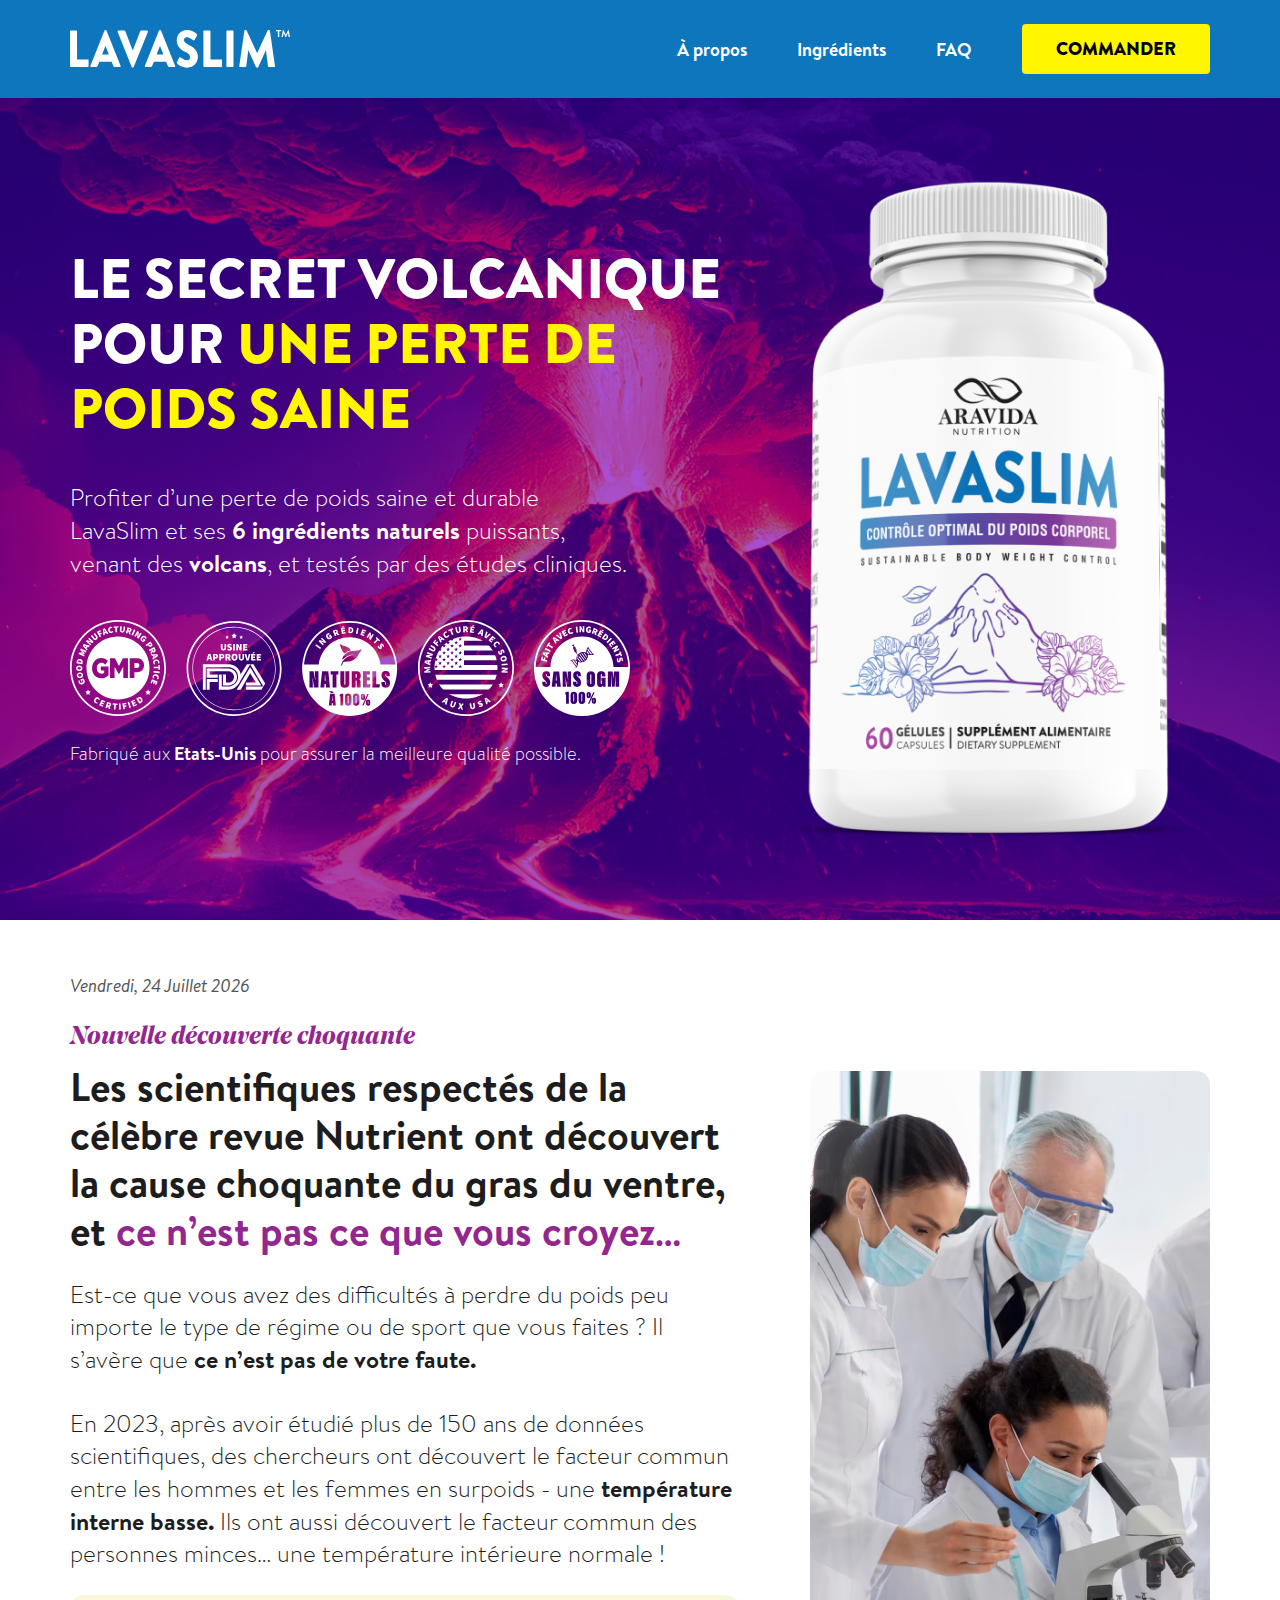
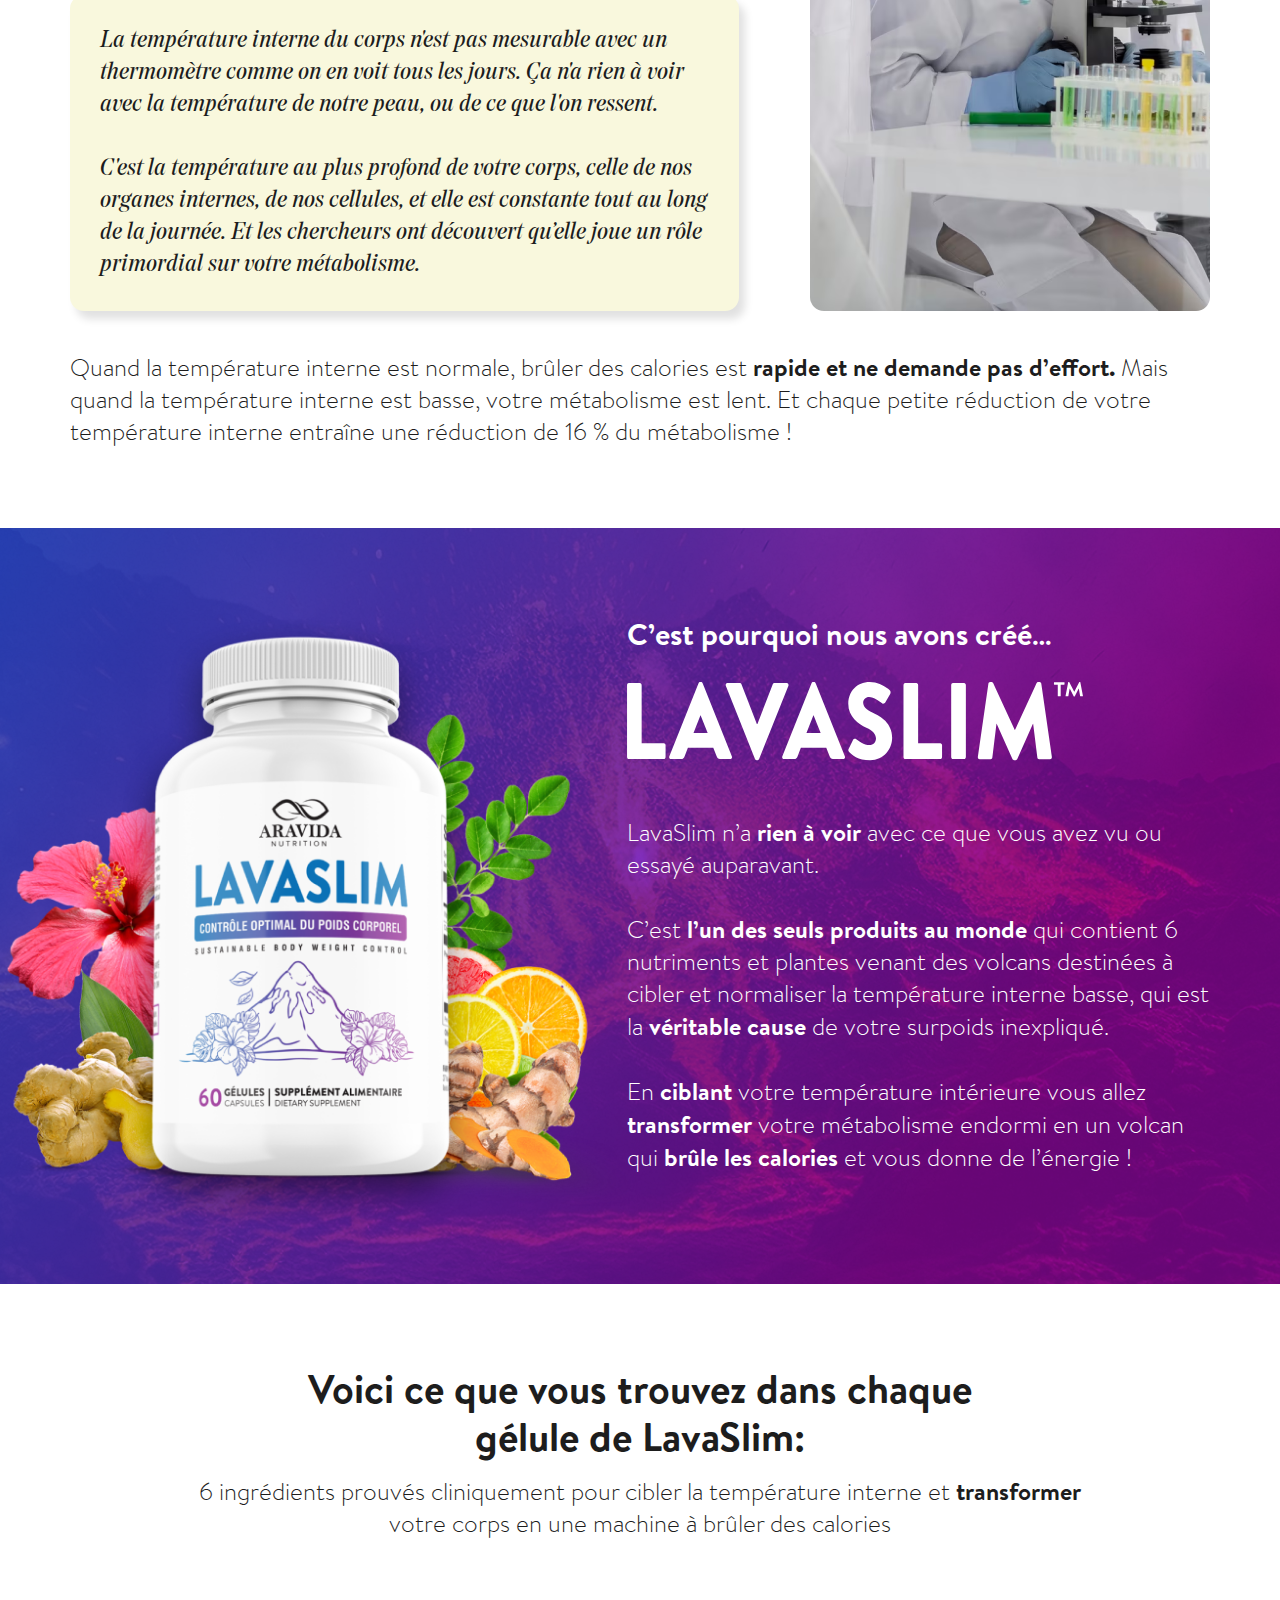
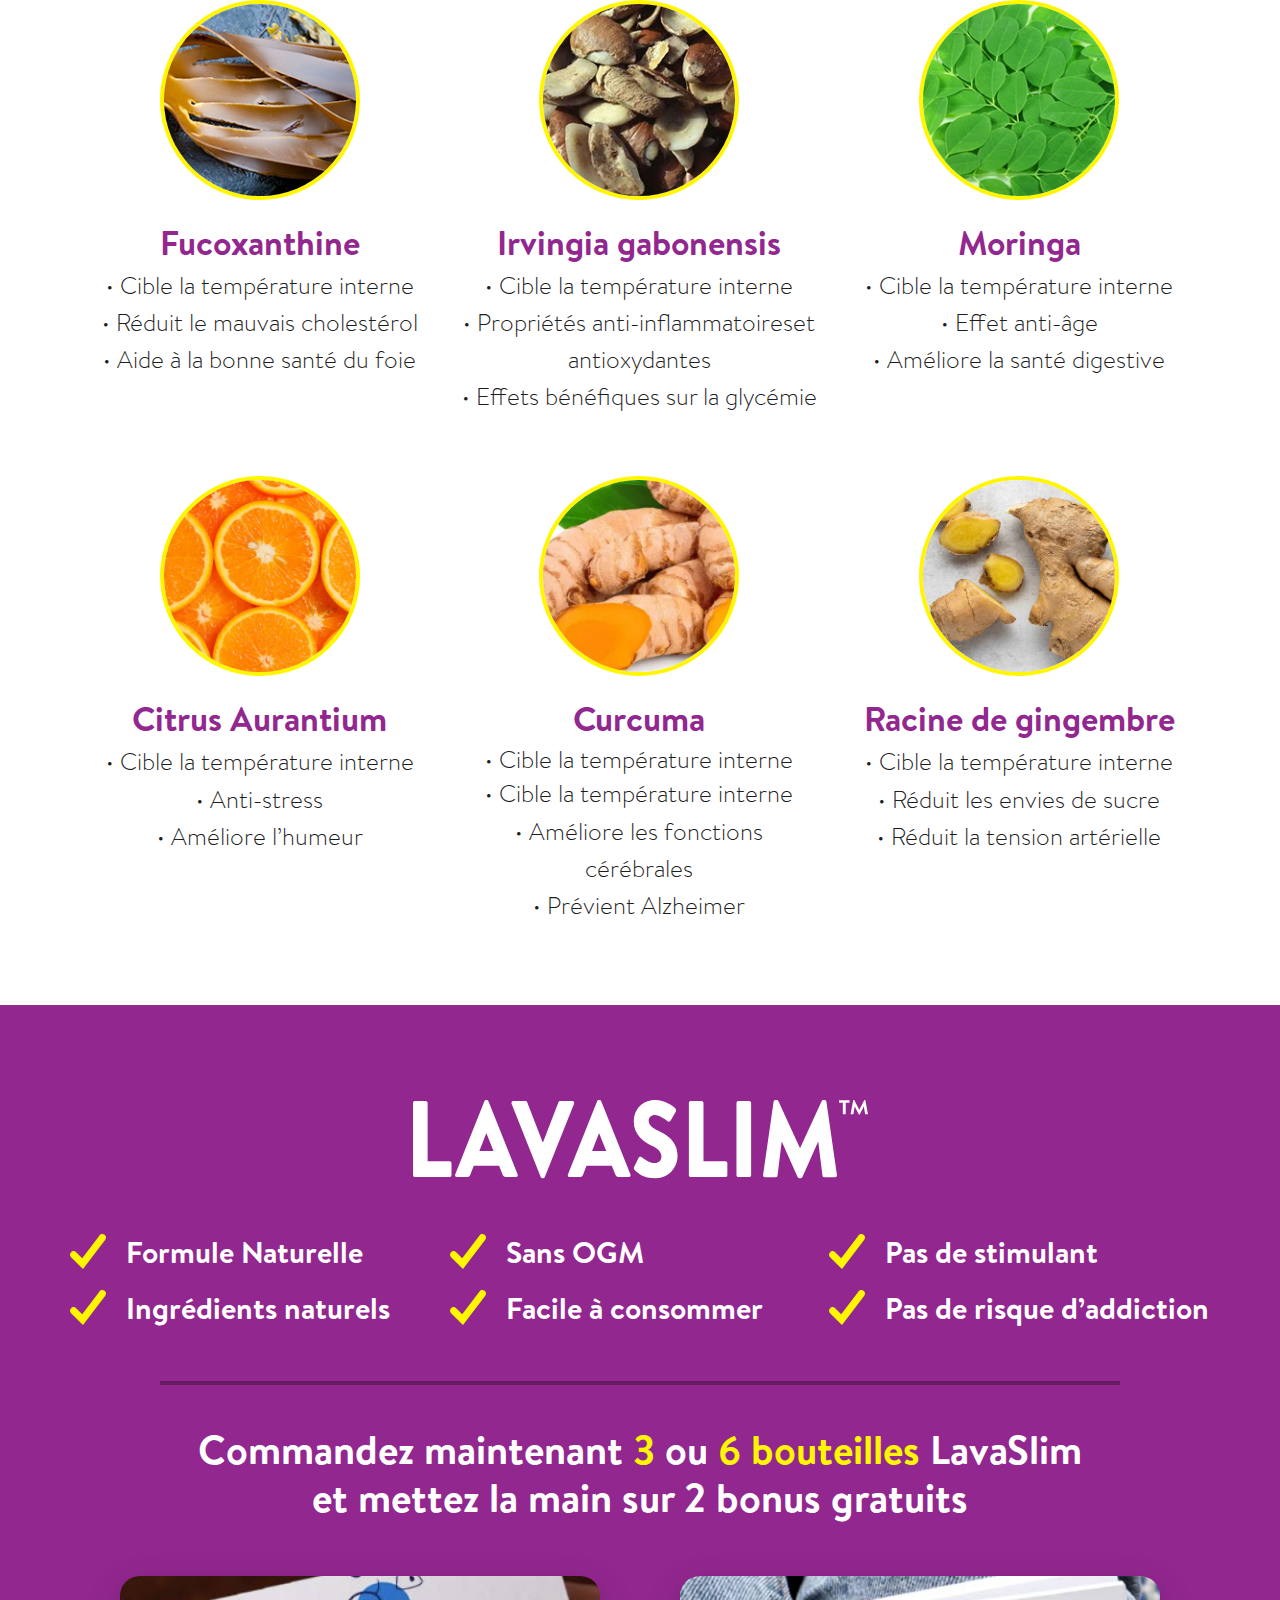
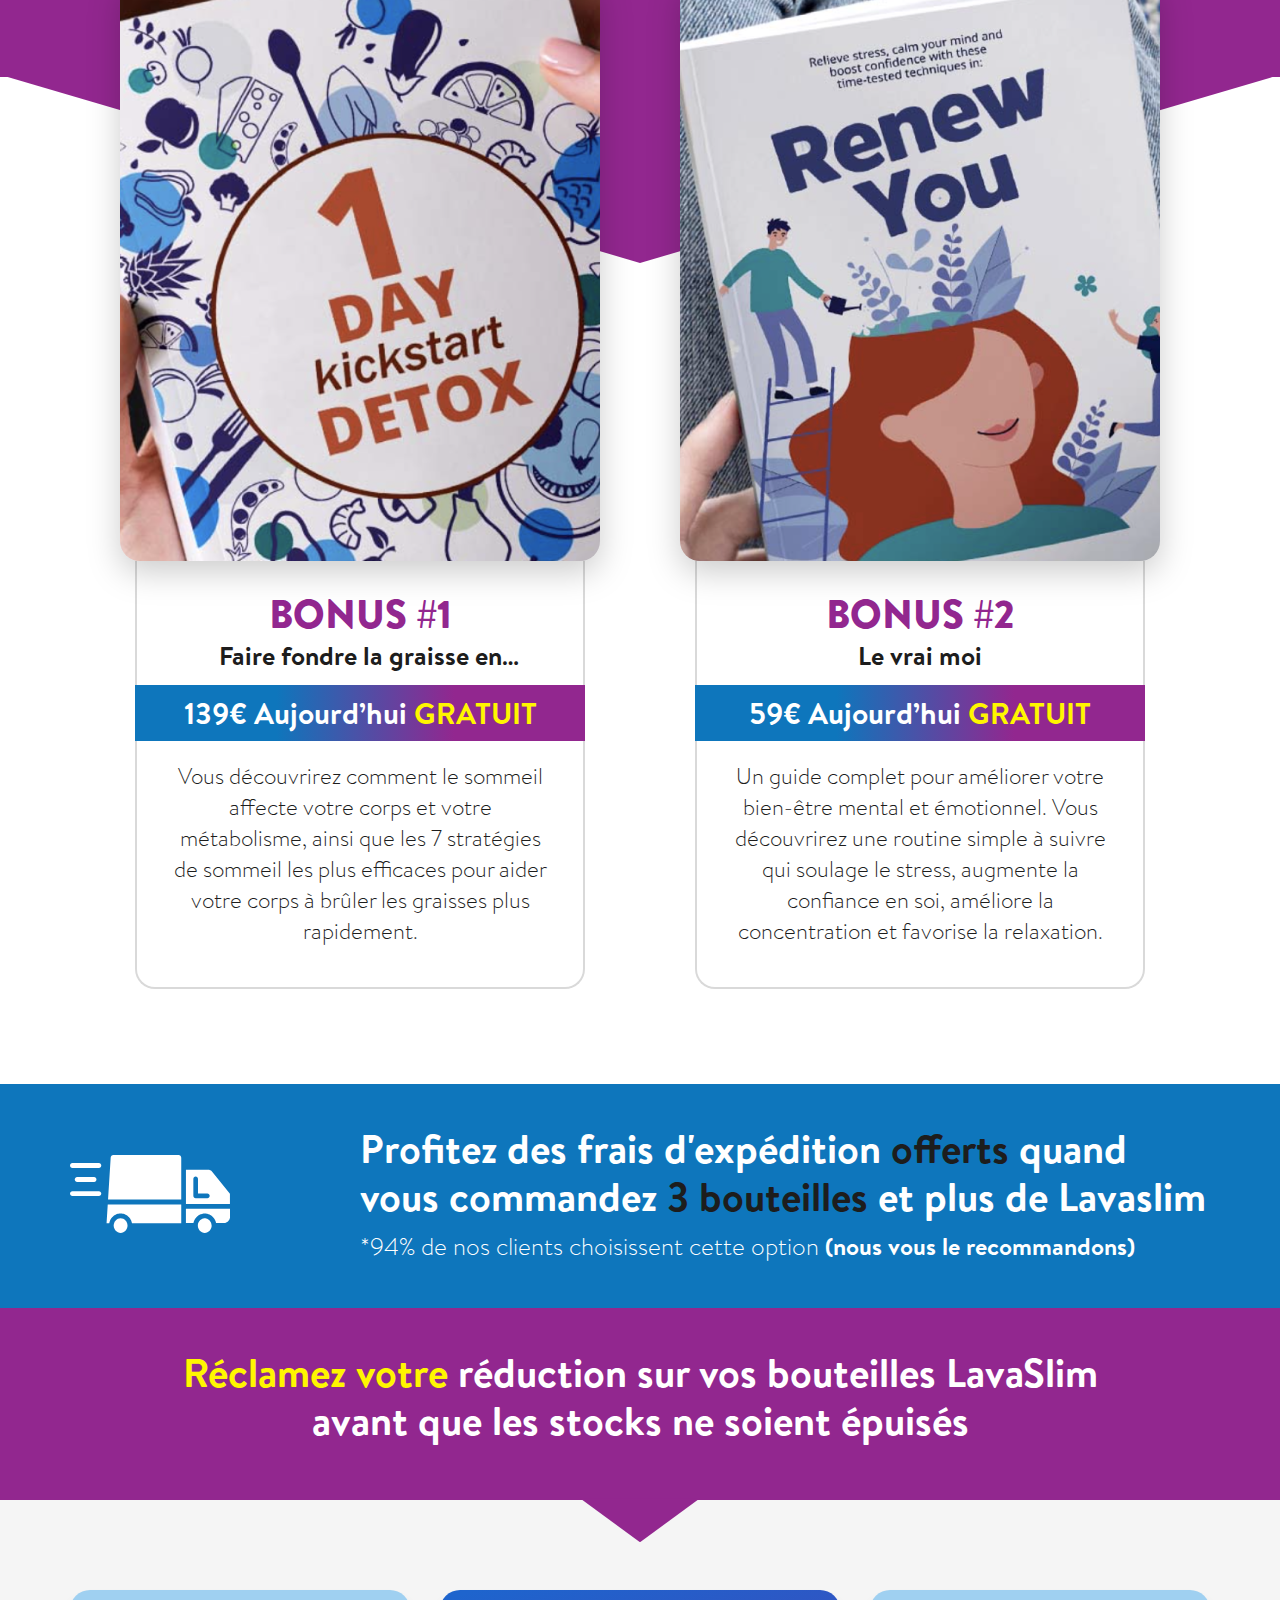
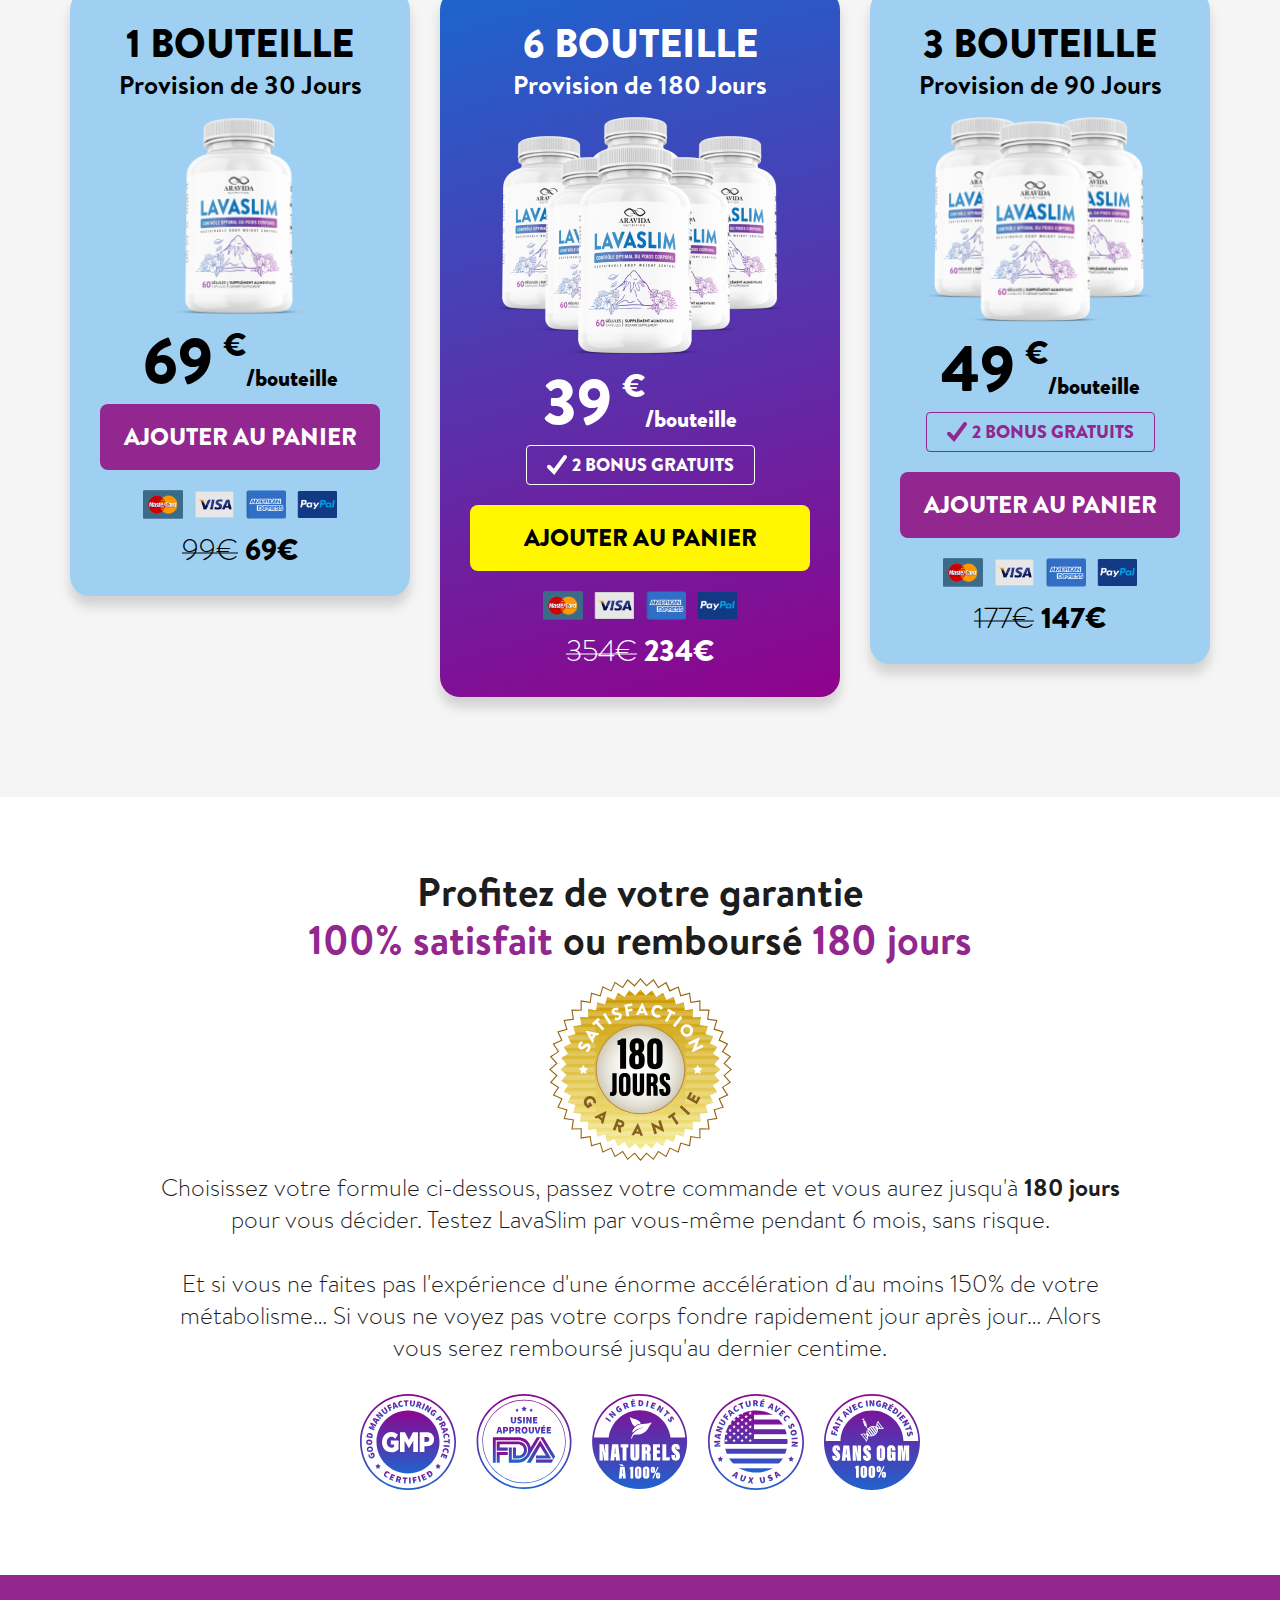
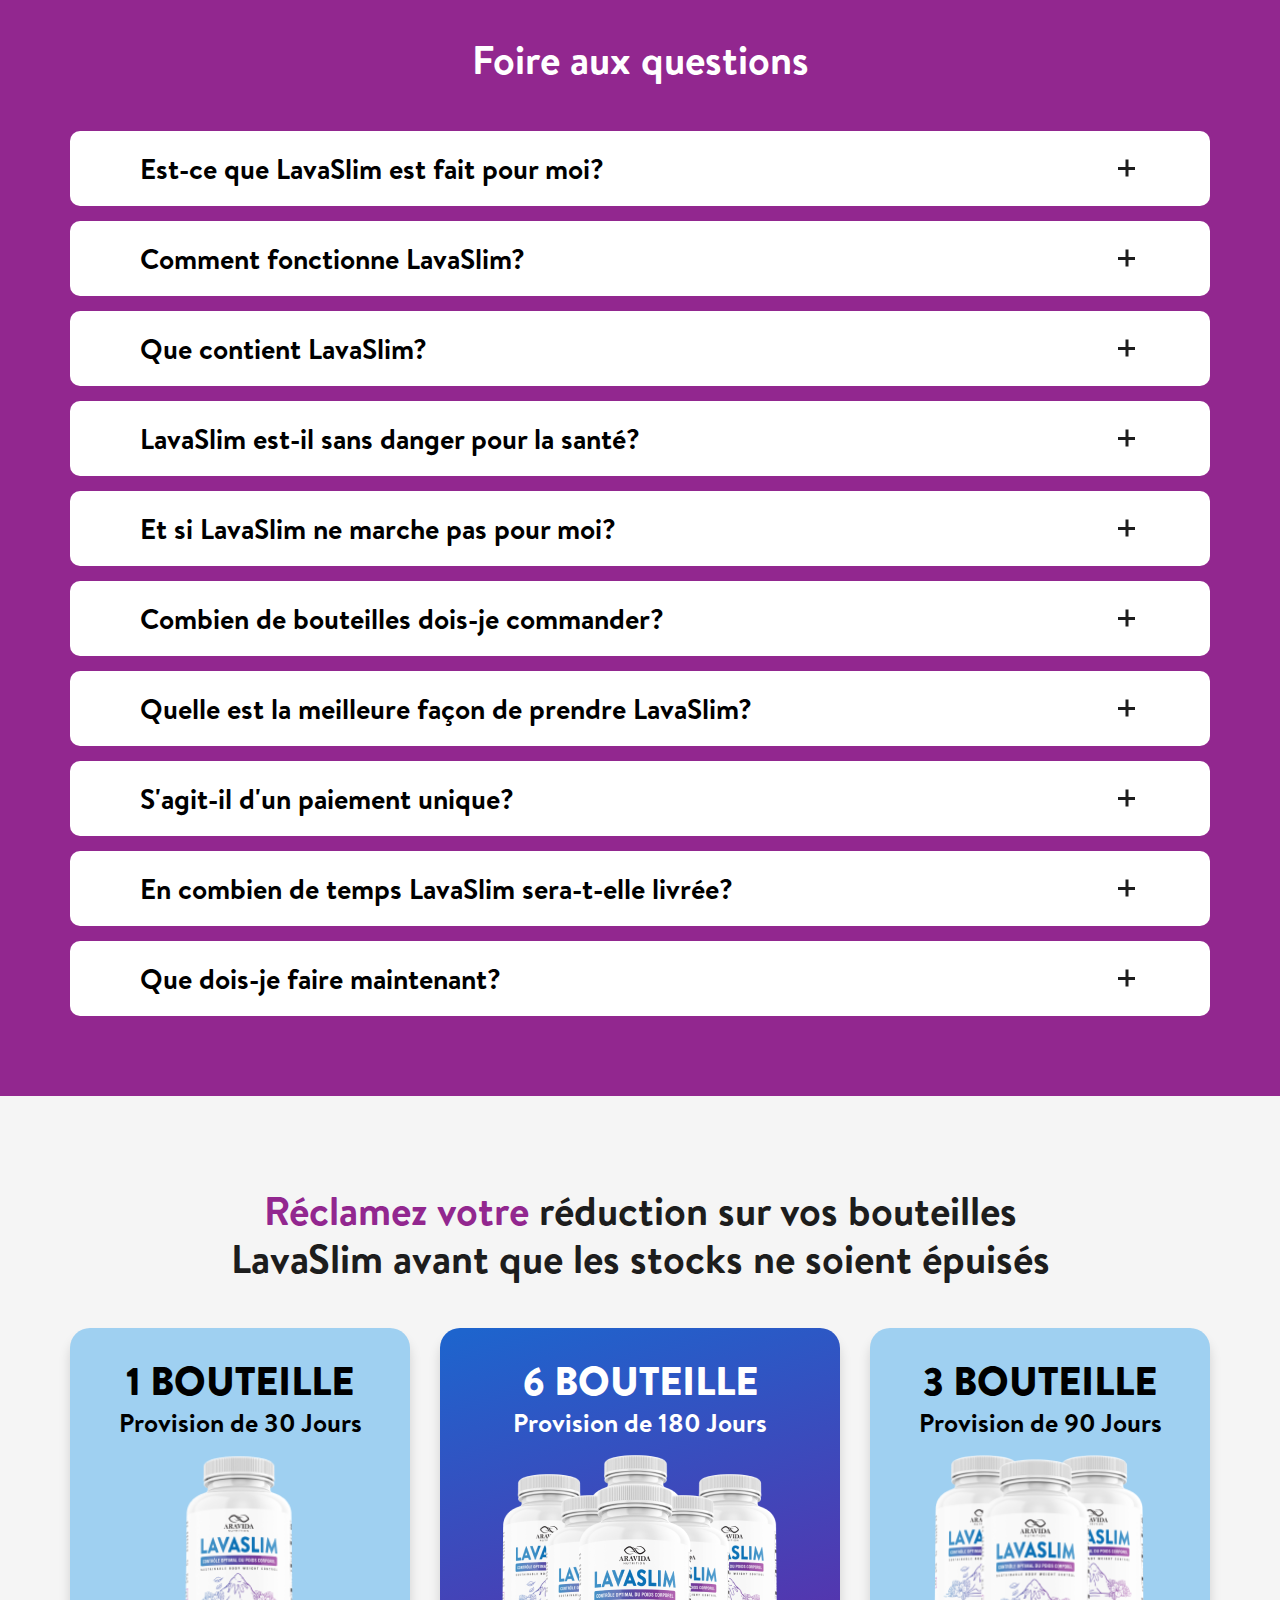
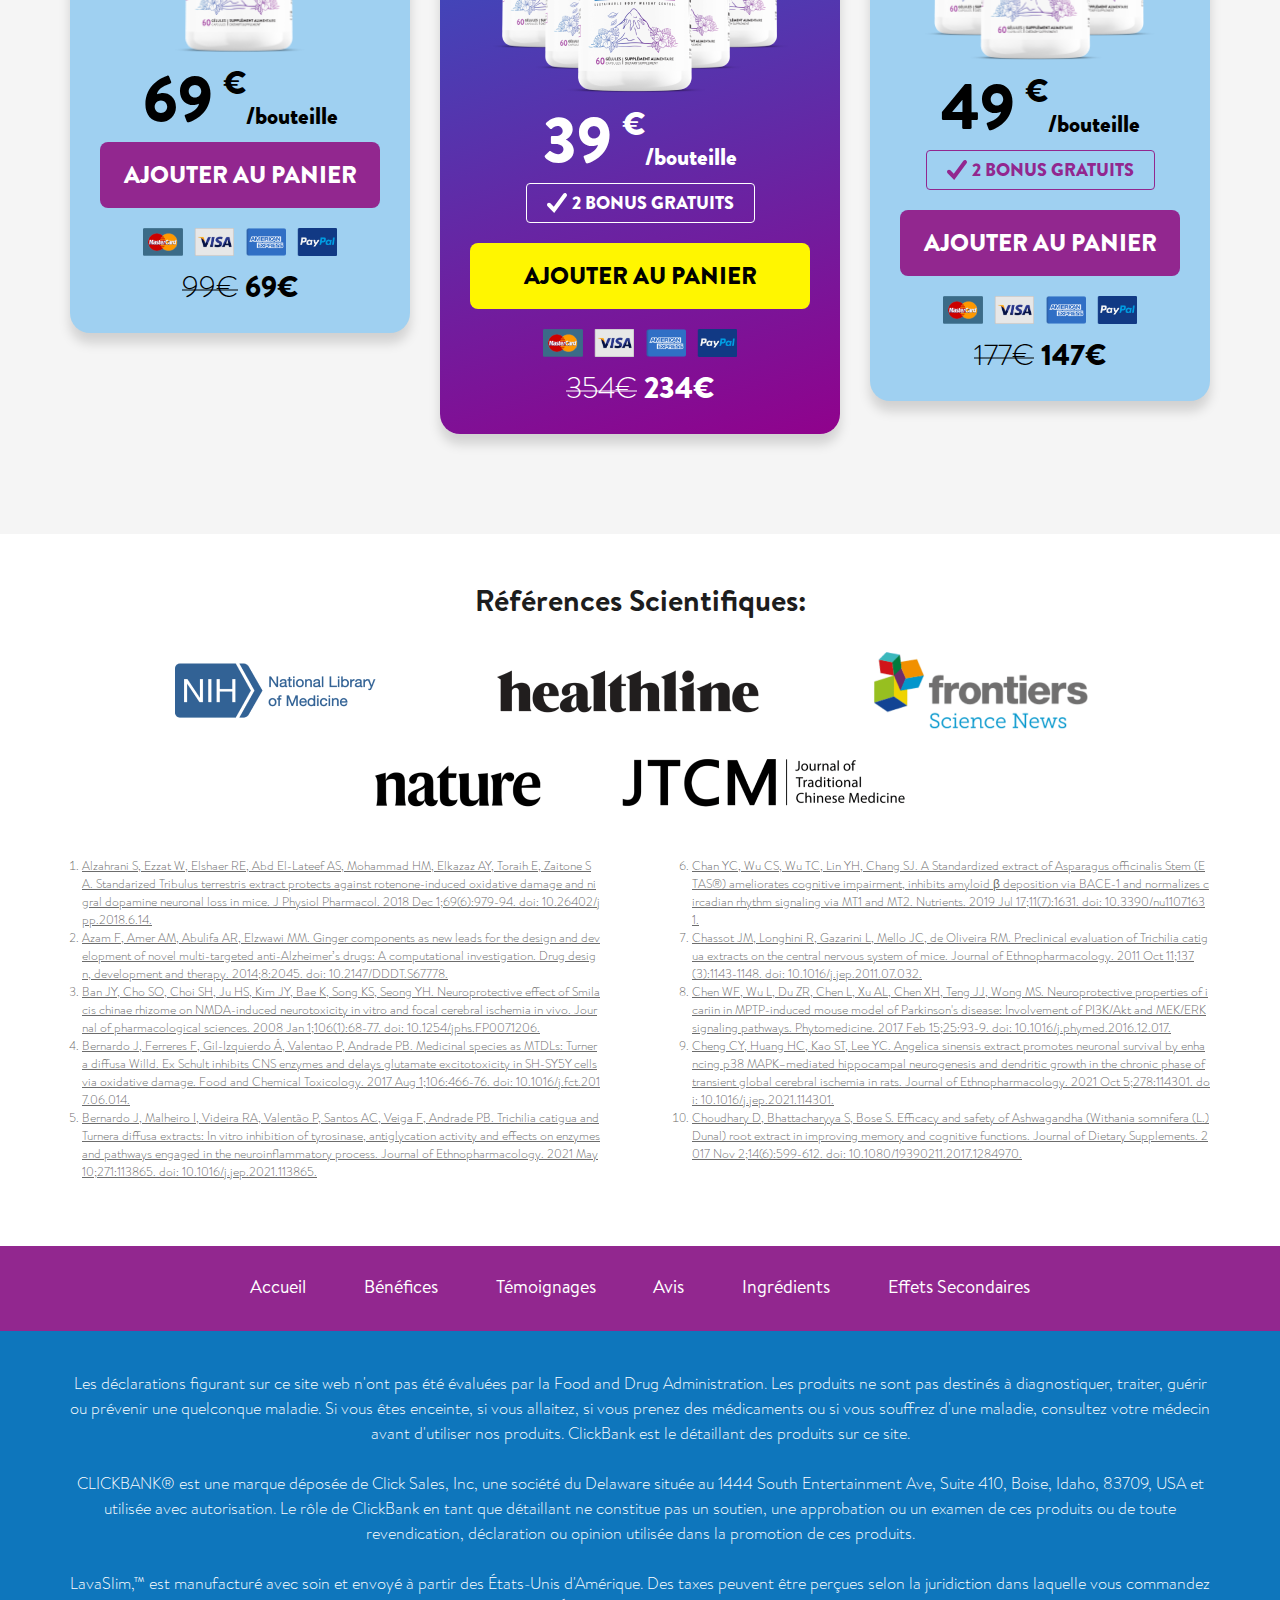
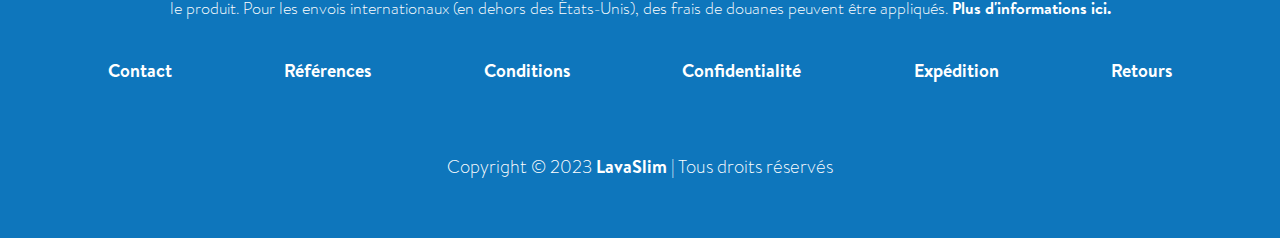
<file: index.html>
<!DOCTYPE html>
<html lang="en">

<head>
  <meta charset="UTF-8" />
  <meta http-equiv="X-UA-Compatible" content="IE=edge" />
  <meta name="viewport" content="width=device-width, initial-scale=1.0" />
  <link rel="stylesheet" href="css/main.css" />
  <title>Lavaslim - Site Officiel</title>
</head>

<body>
  <!-- header start
    =========================================== -->
  <header class="header" id="header">
    <div class="auto__container">
      <div class="header__inner">
        <a href="#home" class="header__inner-logo links">
          <img src="./images/home/logo.svg" alt="" />
        </a>
        <nav class="nav" id="menu">
          <ul class="nav__inner">
            <li>
              <a href="#about" class="links"> À propos </a>
            </li>
            <li>
              <a href="#ingredient" class="links"> Ingrédients </a>
            </li>
            <li>
              <a href="#faq" class="links"> FAQ </a>
            </li>
            <a href="#" class="button sm"> Commander </a>
          </ul>
        </nav>
        <div class="burger" id="menuBtn">
          <span></span>
        </div>
      </div>
    </div>
  </header>
  <!-- header end
    =========================================== -->
  <main class="main">
    <!-- hero start
    =========================================== -->
    <div class="anchor" id="home"></div>
    <section class="hero">
      <div class="hero__bg">
        <img src="./images/home/hero-bg.png" alt="" />
      </div>
      <div class="auto__container">
        <div class="hero__inner">
          <div class="hero__inner-content">
            <h1>
              Le Secret Volcanique pour <span>une perte de poids saine</span>
            </h1>
            <p>
              Profiter d’une perte de poids saine et durable LavaSlim et ses
              <b> 6 ingrédients naturels</b> puissants, venant des
              <b>volcans</b>, et testés par des études cliniques.
            </p>
            <div class="hero__inner-row">
              <div class="heroItem">
                <img src="./images/home/icons/hero/1.svg" alt="" />
              </div>
              <div class="heroItem">
                <img src="./images/home/icons/hero/2.svg" alt="" />
              </div>
              <div class="heroItem">
                <img src="./images/home/icons/hero/3.svg" alt="" />
              </div>
              <div class="heroItem">
                <img src="./images/home/icons/hero/4.svg" alt="" />
              </div>
              <div class="heroItem">
                <img src="./images/home/icons/hero/5.svg" alt="" />
              </div>
            </div>
            <p class="sm">
              Fabriqué aux <b>Etats-Unis</b> pour assurer la meilleure qualité
              possible.
            </p>
          </div>

          <div class="hero__inner-image">
            <img src="./images/home/hero-image.png" alt="" />
          </div>
        </div>
      </div>
    </section>
    <!-- hero end
    =========================================== -->
    <!-- intro start
    =========================================== -->
    <section class="intro">
      <div class="auto__container">
        <div class="intro__inner">
          <div class="intro__inner-content-wrapper">
            <div class="intro__inner-content">
              <div class="intro__inner-title">
                <p class="sm" id="dateId">Samedi, 1 juillet 2023</p>
                <h6>Nouvelle découverte choquante</h6>
                <h2>
                  Les scientifiques respectés de la célèbre revue Nutrient ont
                  découvert la cause choquante du gras du ventre, et
                  <span>ce n’est pas ce que vous croyez…</span>
                </h2>
              </div>
              <div class="intro__inner-image-wrapper">
                <div class="intro__inner-image">
                  <img src="./images/home/intro.png" alt="" />
                </div>
              </div>
              <div class="intro__inner-text">
                <p>
                  Est-ce que vous avez des difficultés à perdre du poids peu
                  importe le type de régime ou de sport que vous faites ? Il
                  s’avère que<b> ce n’est pas de votre faute.</b> <br />
                  <br />
                  En 2023, après avoir étudié plus de 150 ans de données
                  scientifiques, des chercheurs ont découvert le facteur
                  commun entre les hommes et les femmes en surpoids - une
                  <b>température interne basse.</b> Ils ont aussi découvert le
                  facteur commun des personnes minces… une température
                  intérieure normale !
                </p>
              </div>
              <div class="intro__inner-quote">
                <p>
                  La température interne du corps n'est pas mesurable avec un
                  thermomètre comme on en voit tous les jours. Ça n'a rien à
                  voir avec la température de notre peau, ou de ce que l'on
                  ressent.
                  <br />
                  <br />
                  C'est la température au plus profond de votre corps, celle
                  de nos organes internes, de nos cellules, et elle est
                  constante tout au long de la journée. Et les chercheurs ont
                  découvert qu’elle joue un rôle primordial sur votre
                  métabolisme.
                </p>
              </div>
            </div>
          </div>

          <div class="intro__inner-bottom">
            <p>
              Quand la température interne est normale, brûler des calories
              est <b>rapide et ne demande pas d’effort.</b> Mais quand la
              température interne est basse, votre métabolisme est lent. Et
              chaque petite réduction de votre température interne entraîne
              une réduction de 16 % du métabolisme !
            </p>
          </div>
        </div>
      </div>
    </section>
    <!-- intro end
    =========================================== -->
    <!-- about start
    =========================================== -->
    <div class="anchor" id="about"></div>
    <section class="about">
      <div class="about__bg">
        <img src="./images/home/about-bg.png" alt="" />
      </div>
      <div class="auto__container">
        <div class="about__inner">
          <div class="about__inner-content">
            <h5>C’est pourquoi nous avons créé…</h5>
            <div class="about__inner-logo">
              <img src="./images/home/logo.svg" alt="" />
            </div>
            <div class="about__inner-image">
              <img src="./images/home/about-image.png" alt="" />
            </div>
            <p>
              LavaSlim n’a <b>rien à voir</b> avec ce que vous avez vu ou
              essayé auparavant. <br />
              <br />
              C’est <b>l’un des seuls produits au monde</b> qui contient 6
              nutriments et plantes venant des volcans destinées à cibler et
              normaliser la température interne basse, qui est la
              <b>véritable cause</b> de votre surpoids inexpliqué. <br />
              <br />
              En <b>ciblant</b> votre température intérieure vous allez
              <b>transformer</b> votre métabolisme endormi en un volcan qui
              <b>brûle les calories</b> et vous donne de l’énergie !
            </p>
          </div>
        </div>
      </div>
    </section>
    <!-- about end
    =========================================== -->
    <!-- ingredient start
    =========================================== -->
    <div class="anchor" id="ingredient"></div>
    <section class="ingredient">
      <div class="auto__container">
        <div class="ingredient__inner">
          <div class="ingredient__inner-title">
            <h2>
              Voici ce que vous trouvez dans chaque <br />
              gélule de LavaSlim:
            </h2>
            <p>
              6 ingrédients prouvés cliniquement pour cibler la température
              interne et <b>transformer</b>
              votre corps en une machine à brûler des calories
            </p>
          </div>
          <div class="ingredient__inner-row">
            <div class="ingredientItem">
              <div class="ingredientItem__image">
                <img src="./images/home/ingredients/1.png" alt="" />
              </div>
              <h5 class="big">Fucoxanthine</h5>
              <ul>
                <li>• Cible la température interne</li>
                <li>• Réduit le mauvais cholestérol</li>
                <li>• Aide à la bonne santé du foie</li>
              </ul>
            </div>
            <div class="ingredientItem">
              <div class="ingredientItem__image">
                <img src="./images/home/ingredients/2.png" alt="" />
              </div>
              <h5 class="big">Irvingia gabonensis</h5>
              <ul>
                <li>• Cible la température interne</li>
                <li>• Propriétés anti-inflammatoireset antioxydantes</li>
                <li>• Effets bénéfiques sur la glycémie</li>
              </ul>
            </div>
            <div class="ingredientItem">
              <div class="ingredientItem__image">
                <img src="./images/home/ingredients/3.png" alt="" />
              </div>
              <h5 class="big">Moringa</h5>
              <ul>
                <li>• Cible la température interne</li>
                <li>• Effet anti-âge</li>
                <li>• Améliore la santé digestive</li>
              </ul>
            </div>
            <div class="ingredientItem">
              <div class="ingredientItem__image">
                <img src="./images/home/ingredients/4.png" alt="" />
              </div>
              <h5 class="big">Citrus Aurantium</h5>
              <ul>
                <li>• Cible la température interne</li>
                <li>• Anti-stress</li>
                <li>• Améliore l’humeur</li>
              </ul>
            </div>
            <div class="ingredientItem">
              <div class="ingredientItem__image">
                <img src="./images/home/ingredients/5.png" alt="" />
              </div>
              <h5 class="big">Curcuma</h5>
              <ul>
                • Cible la température interne
                <li>• Cible la température interne</li>
                <li>• Améliore les fonctions cérébrales</li>
                <li>• Prévient Alzheimer</li>
              </ul>
            </div>
            <div class="ingredientItem">
              <div class="ingredientItem__image">
                <img src="./images/home/ingredients/6.png" alt="" />
              </div>
              <h5 class="big">Racine de gingembre</h5>
              <ul>
                <li>• Cible la température interne</li>
                <li>• Réduit les envies de sucre</li>
                <li>• Réduit la tension artérielle</li>
              </ul>
            </div>
          </div>
        </div>
      </div>
    </section>
    <!-- ingredient end
    =========================================== -->
    <!-- bonus start
    =========================================== -->
    <section class="bonus">
      <div class="bonus__bg"></div>
      <div class="auto__container">
        <div class="bonus__inner">
          <div class="bonus__inner-logo">
            <img src="./images/home/logo.svg" alt="" />
          </div>
          <ul>
            <li>
              <span>
                <img src="./images/home/icons/tick.svg" alt="" />
              </span>
              <h5>Formule Naturelle</h5>
            </li>
            <li>
              <span>
                <img src="./images/home/icons/tick.svg" alt="" />
              </span>
              <h5>Sans OGM</h5>
            </li>
            <li>
              <span>
                <img src="./images/home/icons/tick.svg" alt="" />
              </span>
              <h5>Pas de stimulant</h5>
            </li>
            <li>
              <span>
                <img src="./images/home/icons/tick.svg" alt="" />
              </span>
              <h5>Ingrédients naturels</h5>
            </li>
            <li>
              <span>
                <img src="./images/home/icons/tick.svg" alt="" />
              </span>
              <h5>Facile à consommer</h5>
            </li>
            <li>
              <span>
                <img src="./images/home/icons/tick.svg" alt="" />
              </span>
              <h5>Pas de risque d’addiction</h5>
            </li>
          </ul>
          <hr />
          <h2>
            Commandez maintenant <span>3</span> ou
            <span>6 bouteilles</span> LavaSlim et mettez la main sur 2 bonus
            gratuits
          </h2>
          <div class="bonus__inner-row">
            <div class="bonusItem">
              <div class="bonusItem__head">
                <div class="bonusItem__image">
                  <img src="./images/home/bonus/1.png" alt="" />
                </div>
              </div>

              <div class="bonusItem__content">
                <h2>Bonus #1</h2>
                <h6>Faire fondre la graisse en dormant</h6>
                <h5>139€ Aujourd’hui <span>GRATUIT</span></h5>
                <p class="ex">
                  Vous découvrirez comment le sommeil affecte votre corps et
                  votre métabolisme, ainsi que les 7 stratégies de sommeil les
                  plus efficaces pour aider votre corps à brûler les graisses
                  plus rapidement.
                </p>
              </div>
            </div>
            <div class="bonusItem">
              <div class="bonusItem__head">
                <div class="bonusItem__image">
                  <img src="./images/home/bonus/2.png" alt="" />
                </div>
              </div>
              <div class="bonusItem__content">
                <h2>Bonus #2</h2>
                <h6>Le vrai moi</h6>
                <h5>59€ Aujourd’hui <span>GRATUIT</span></h5>
                <p class="ex">
                  Un guide complet pour améliorer votre bien-être mental et
                  émotionnel. Vous découvrirez une routine simple à suivre qui
                  soulage le stress, augmente la confiance en soi, améliore la
                  concentration et favorise la relaxation.
                </p>
              </div>
            </div>
          </div>
        </div>
      </div>
    </section>
    <!-- bonus end
    =========================================== -->
    <!-- advantage start
    ==============  ============================= -->
    <section class="advantage">
      <div class="auto__container">
        <div class="advantage__inner">
          <div class="advantage__inner-icon">
            <img src="./images/home/icons/advanatage.svg" alt="" />
          </div>
          <div class="advantage__inner-title">
            <h2>
              Profitez des frais d'expédition <span>offerts</span> quand vous
              commandez <span>3 bouteilles</span>
              et plus de Lavaslim
            </h2>
            <p>
              *94% de nos clients choisissent cette option
              <b>(nous vous le recommandons)</b>
            </p>
          </div>
        </div>
      </div>
      <div class="advantage__footer">
        <div class="auto__container">
          <div class="advantage__footer-inner">
            <h2>
              <span>Réclamez votre</span> réduction sur vos bouteilles
              LavaSlim avant que les stocks ne soient épuisés
            </h2>
          </div>
        </div>
      </div>
    </section>
    <!-- advantage end
    ==============  ============================= -->
    <!-- bottles start
    =========================================== -->
    <section class="bottles">
      <div class="auto__container">
        <div class="bottles__inner">
          <div class="bottles__inner-row">
            <div class="bottlesItem">
              <div class="bottlesItem__title">
                <h2>1 BOUTEILLE</h2>
                <h6>Provision de 30 Jours</h6>
              </div>
              <div class="bottlesItem__image sm">
                <img src="./images/home/bottles/1.png" alt="" />
              </div>
              <div class="bottlesItem__price">
                <h3>69</h3>
                <sup>€</sup>
                <p>/bouteille</p>
              </div>
              <a href="#" class="button secondary"> AJOUTER AU PANIER </a>
              <div class="bottlesItem__row">
                <div class="bottlesItem__row-logo">
                  <img src="./images/home/bottles/mastercard.png" alt="" />
                </div>
                <div class="bottlesItem__row-logo">
                  <img src="./images/home/bottles/visa.png" alt="" />
                </div>
                <div class="bottlesItem__row-logo">
                  <img src="./images/home/bottles/american-express.png" alt="" />
                </div>
                <div class="bottlesItem__row-logo">
                  <img src="./images/home/bottles/paypal.png" alt="" />
                </div>
              </div>
              <div class="bottlesItem__discount">
                <h5>
                  <span> 99€ </span>
                  69€
                </h5>
              </div>
            </div>
            <div class="bottlesItem big">
              <div class="bottlesItem__title">
                <h2>6 BOUTEILLE</h2>
                <h6>Provision de 180 Jours</h6>
              </div>
              <div class="bottlesItem__image big">
                <img src="./images/home/bottles/2.png" alt="" />
              </div>
              <div class="bottlesItem__price">
                <h3>39</h3>
                <sup>€</sup>
                <p>/bouteille</p>
              </div>
              <div class="bottlesItem__bonus">
                <span>
                  <img src="./images/home/icons/tick-white.svg" alt="" />
                </span>
                <p class="sm">2 BONUS GRATUITS</p>
              </div>
              <a href="#" class="button"> AJOUTER AU PANIER </a>
              <div class="bottlesItem__row">
                <div class="bottlesItem__row-logo">
                  <img src="./images/home/bottles/mastercard.png" alt="" />
                </div>
                <div class="bottlesItem__row-logo">
                  <img src="./images/home/bottles/visa.png" alt="" />
                </div>
                <div class="bottlesItem__row-logo">
                  <img src="./images/home/bottles/american-express.png" alt="" />
                </div>
                <div class="bottlesItem__row-logo">
                  <img src="./images/home/bottles/paypal.png" alt="" />
                </div>
              </div>
              <div class="bottlesItem__discount">
                <h5>
                  <span> 354€ </span>
                  234€
                </h5>
              </div>
            </div>
            <div class="bottlesItem">
              <div class="bottlesItem__title">
                <h2>3 BOUTEILLE</h2>
                <h6>Provision de 90 Jours</h6>
              </div>
              <div class="bottlesItem__image">
                <img src="./images/home/bottles/3.png" alt="" />
              </div>
              <div class="bottlesItem__price">
                <h3>49</h3>
                <sup>€</sup>
                <p>/bouteille</p>
              </div>
              <div class="bottlesItem__bonus">
                <span>
                  <img src="./images/home/icons/tick-purple.svg" alt="" />
                </span>
                <p class="sm">2 BONUS GRATUITS</p>
              </div>
              <a href="#" class="button secondary"> AJOUTER AU PANIER </a>
              <div class="bottlesItem__row">
                <div class="bottlesItem__row-logo">
                  <img src="./images/home/bottles/mastercard.png" alt="" />
                </div>
                <div class="bottlesItem__row-logo">
                  <img src="./images/home/bottles/visa.png" alt="" />
                </div>
                <div class="bottlesItem__row-logo">
                  <img src="./images/home/bottles/american-express.png" alt="" />
                </div>
                <div class="bottlesItem__row-logo">
                  <img src="./images/home/bottles/paypal.png" alt="" />
                </div>
              </div>
              <div class="bottlesItem__discount">
                <h5>
                  <span> 177€ </span>
                  147€
                </h5>
              </div>
            </div>
          </div>
        </div>
      </div>
    </section>
    <!-- bottles end
    =========================================== -->
    <!-- warranty start
    =========================================== -->
    <section class="warranty">
      <div class="auto__container">
        <div class="warranty__inner">
          <div class="warranty__inner-title">
            <h2>
              Profitez de votre garantie <br />
              <span>100% satisfait</span> ou remboursé <span>180 jours</span>
            </h2>
          </div>
          <div class="warranty__inner-medal">
            <img src="./images/home/icons/medal.svg" alt="" />
          </div>
          <p>
            Choisissez votre formule ci-dessous, passez votre commande et vous
            aurez jusqu'à <b>180 jours</b> pour vous décider. Testez LavaSlim
            par vous-même pendant 6 mois, sans risque. <br />
            <br />
            Et si vous ne faites pas l'expérience d'une énorme accélération
            d'au moins 150% de votre métabolisme… Si vous ne voyez pas votre
            corps fondre rapidement jour après jour… Alors vous serez
            remboursé jusqu'au dernier centime.
          </p>
          <div class="warranty__inner-row">
            <div class="warrantyItem">
              <img src="./images/home/icons/warranty/1.svg" alt="" />
            </div>
            <div class="warrantyItem">
              <img src="./images/home/icons/warranty/2.svg" alt="" />
            </div>
            <div class="warrantyItem">
              <img src="./images/home/icons/warranty/3.svg" alt="" />
            </div>
            <div class="warrantyItem">
              <img src="./images/home/icons/warranty/4.svg" alt="" />
            </div>
            <div class="warrantyItem">
              <img src="./images/home/icons/warranty/5.svg" alt="" />
            </div>
          </div>
        </div>
      </div>
    </section>
    <!-- warranty end
    =========================================== -->
    <!-- faq start
    =========================================== -->
    <div class="anchor" id="faq"></div>
    <section class="faq">
      <div class="auto__container">
        <div class="faq__inner">
          <h2>Foire aux questions</h2>
          <div class="faq__inner-content">
            <div class="faqItem">
              <div class="faqItem__head tabBtn" data-tab="#tab-1">
                <span></span>
                <h6 class="big">Est-ce que LavaSlim est fait pour moi?</h6>
              </div>
              <div class="faqItem__body tabEvent" id="tab-1">
                <p>
                  Est-ce que vous avez de la graisse qui semble impossible à
                  faire partir, malgré tous les régimes du monde ?
                </p>
                <p class="desk">
                  <br />
                  Si la réponse est oui…
                  <br />
                  <br />
                  Alors comme déjà plus de 87 534 hommes et femmes de 18 à 78
                  ans, LavaSlim peut aussi changer votre vie et dissoudre
                  rapidement votre graisse, même dans les cas les plus graves.
                  <br />
                  <br />
                  Mais s'il n'y parvient pas, ce qui est hautement improbable
                  en raison des recherches qui soutiennent cette solution,
                  vous êtes protégé par notre garantie de remboursement
                  infaillible de 3 mois. 
                  <br />
                  <br />
                  C'est dire à quel point nous sommes confiants du pouvoir de
                  LavaSlim.
                </p>
              </div>
            </div>
            <div class="faqItem">
              <div class="faqItem__head tabBtn" data-tab="#tab-2">
                <span></span>
                <h6 class="big">Comment fonctionne LavaSlim? </h6>
              </div>
              <div class="faqItem__body tabEvent" id="tab-2">
                <p>
                  LavaSlim est le premier produit prouvé qui s'attaque à la véritable cause de la prise de poids :
                  <br> <br>
                  Une température interne basse.
                  <br> <br>
                  En agissant sur la température interne, vous activez l'interrupteur de Maui, qui augmente votre
                  température intérieure corporelle, tant chez les hommes que chez les femmes.
                </p>
              </div>
            </div>
            <div class="faqItem">
              <div class="faqItem__head tabBtn" data-tab="#tab-3">
                <span></span>
                <h6 class="big">Que contient LavaSlim? </h6>
              </div>
              <div class="faqItem__body tabEvent" id="tab-3">
                <p>
                  Chaque capsule de LavaSlim contient un mélange exclusif de six plantes et nutriments naturels. 
                  <br />
                  <br />
                  Chaque ingrédient a été choisi parce qu'il permet d'augmenter la température interne du corps.
                  <br />
                  <br />
                  Il s'agit de la Fucoxanthin, du fruit Irvingia gabonensis, de la feuille de Moringa, de l'orange amère, de gingembre et de curcuma. 
                </p>
              </div>
            </div>
            <div class="faqItem">
              <div class="faqItem__head tabBtn" data-tab="#tab-4">
                <span></span>
                <h6 class="big">
                  LavaSlim est-il sans danger pour la santé?
                </h6>
              </div>
              <div class="faqItem__body tabEvent" id="tab-4">
                <p>
                  LavaSlim est une formule exclusive entièrement naturelle fabriquée aux Etats-Unis, car c'est là-bas que nous avons trouvé les machines de précision les plus modernes et qui respectent les normes les plus strictes et les plus stériles. 
                  <br> <br>
                  Chaque ingrédient est 100 % végétal, sans soja, sans produits laitiers, végétarien et sans OGM, et est soumis à des inspections et des contrôles de qualité pour garantir une efficacité élevée.
                  <br> <br>
                  Le seul problème que vous allez rencontrer, c'est que vous allez devoir renouveler votre garde robe trop ample, et passer du temps dans les magasins pour essayer de nouveaux vêtements à votre taille.
                  <br> <br>
                  Comme toujours, je vous conseille de montrer une bouteille de ce produit à votre médecin avant de le prendre, juste pour être sûr. 
                </p>
              </div>
            </div>
            <div class="faqItem">
              <div class="faqItem__head tabBtn" data-tab="#tab-5">
                <span></span>
                <h6 class="big">Et si LavaSlim ne marche pas pour moi? </h6>
              </div>
              <div class="faqItem__body tabEvent" id="tab-5">
                <p>
                  Nous sommes convaincus que LavaSlim sera la clé dont vous avez besoin pour dissoudre votre graisse. 
                  <br>
                  <br>
                  Mais, en étant honnête, nous savons aussi qu'aucun supplément n'a un taux de réussite de 100%. 
                  <br>
                  <br>
                  Même si nous n'en sommes pas loin, il se peut qu'il n'y ait qu'un très petit nombre de clients pour qui cela ne convient pas. 
                  <br>
                  <br>
                  C'est pourquoi vous êtes protégé par notre garantie 180 jours satisfait ou remboursé.
                  <br>
                  <br>
                  Si, pour n'importe quelle raison, vous n'êtes pas satisfait de vos résultats, vous pouvez simplement renvoyer ce que vous n'avez pas utilisé pour un remboursement complet, sans poser de questions. 
                </p>
              </div>
            </div>
            <div class="faqItem">
              <div class="faqItem__head tabBtn" data-tab="#tab-6">
                <span></span>
                <h6 class="big">Combien de bouteilles dois-je commander?</h6>
              </div>
              <div class="faqItem__body tabEvent" id="tab-6">
                <p>
                  Si vous avez plus de 35 ans ou si vous avez un excès de poids important, Mr Maillet et Mr Audoin vous recommandent de prendre LavaSlim pendant au moins trois à six mois…
                  <br>
                  <br>
                  Afin qu'il ait le temps d'agir sur l'ensemble de votre corps pour augmenter votre température interne et votre taux métabolique, atteindre le poids désiré et le conserver pendant des années. 
                  <br>
                  <br>
                  Chaque pack de trois bouteilles de LavaSlim est accompagné de deux livres bonus d'une valeur de 139€ absolument gratuits. 
                  <br>
                  <br>
                  Ou prenez la meilleure décision et achetez le pack de six bouteilles à prix très réduit, qui est accompagné des deux livres bonus d'une valeur de 139€ absolument gratuits, ainsi que des frais de port gratuits. 
                  <br>
                  <br>
                  N'oubliez pas que les stocks s'épuisent rapidement. 
                  <br>
                  <br>
                  Raison de plus pour choisir un pack de trois ou six bouteilles avant que le prix n'augmente ou que nous ne soyons complètement en rupture de stock.  
                  
                </p>
              </div>
            </div>
            <div class="faqItem">
              <div class="faqItem__head tabBtn" data-tab="#tab-7">
                <span></span>
                <h6 class="big">
                  Quelle est la meilleure façon de prendre LavaSlim?
                </h6>
              </div>
              <div class="faqItem__body tabEvent" id="tab-7">
                <p>
                  Prenez une capsule de LavaSlim avec un grand verre d'eau chaque jour. 
                  <br>
                  <br>
                  Son mélange exclusif d'ingrédients naturels se chargera de dissoudre les graisses pour vous, même pendant votre sommeil.
                  
                </p>
              </div>
            </div>
            <div class="faqItem">
              <div class="faqItem__head tabBtn" data-tab="#tab-8">
                <span></span>
                <h6 class="big">S'agit-il d'un paiement unique?</h6>
              </div>
              <div class="faqItem__body tabEvent" id="tab-8">
                <p>
                  Oui. 
                  <br>
                  <br>
                  Votre commande d'aujourd'hui est un paiement unique, sans abonnement automatique ni frais cachés. 
                  
                </p>
              </div>
            </div>
            <div class="faqItem">
              <div class="faqItem__head tabBtn" data-tab="#tab-9">
                <span></span>
                <h6 class="big">
                  En combien de temps LavaSlim sera-t-elle livrée?
                </h6>
              </div>
              <div class="faqItem__body tabEvent" id="tab-9">
                <p>
                  Nous expédions les commandes le jour même de leur réception. 
                  <br>
                  <br>
                  Si vous êtes en Union Européenne... 
                  <br>
                  <br>
                  Vous pouvez attendre le colis dans un délai de sept à dix jours ouvrables. 
                  
                </p>
              </div>
            </div>
            <div class="faqItem">
              <div class="faqItem__head tabBtn" data-tab="#tab-10">
                <span></span>
                <h6 class="big">Que dois-je faire maintenant?</h6>
              </div>
              <div class="faqItem__body tabEvent" id="tab-10">
                <p>
                  C'est la partie la plus amusante. 
                  <br>
                  <br>
                  Cliquez sur l'un des forfaits ci-dessous. 
                  <br>
                  <br>
                  Saisissez les détails de votre commande sur notre page de paiement sécurisée. 
                  <br>
                  <br>
                  Une fois que vous aurez terminé, nous vous enverrons votre commande immédiatement. 
                  <br>
                  <br>
                  Commandez trois bouteilles et recevez les deux livres bonus gratuits. 
                  <br>
                  <br>
                  Ou commandez six bouteilles et recevez les deux livres bonus gratuits, ainsi que les frais de port gratuits. 
                  <br>
                  <br>
                  N'oubliez pas que votre commande est couverte par notre garantie de remboursement à 100 % pendant 180 jours, vous ne courez donc aucun risque. 
                  <br>
                  <br>
                  Les stocks s'épuisent rapidement et les prix peuvent augmenter à tout moment. 
                  <br>
                  <br>
                  Alors cliquez sur le bouton ci-dessous, passez votre commande et je vous recontacterai bientôt.
                  
                </p>
              </div>
            </div>
          </div>
        </div>
      </div>
    </section>
    <!-- faq end
    =========================================== -->
    <!-- bottles start
    =========================================== -->
    <section class="bottles">
      <div class="auto__container">
        <div class="bottles__inner">
          <div class="bottles__inner-title">
            <h2>
              <span>Réclamez votre</span> réduction sur vos bouteilles
              LavaSlim avant que les stocks ne soient épuisés
            </h2>
          </div>
          <div class="bottles__inner-row">
            <div class="bottlesItem">
              <div class="bottlesItem__title">
                <h2>1 BOUTEILLE</h2>
                <h6>Provision de 30 Jours</h6>
              </div>
              <div class="bottlesItem__image sm">
                <img src="./images/home/bottles/1.png" alt="" />
              </div>
              <div class="bottlesItem__price">
                <h3>69</h3>
                <sup>€</sup>
                <p>/bouteille</p>
              </div>
              <a href="#" class="button secondary"> AJOUTER AU PANIER </a>
              <div class="bottlesItem__row">
                <div class="bottlesItem__row-logo">
                  <img src="./images/home/bottles/mastercard.png" alt="" />
                </div>
                <div class="bottlesItem__row-logo">
                  <img src="./images/home/bottles/visa.png" alt="" />
                </div>
                <div class="bottlesItem__row-logo">
                  <img src="./images/home/bottles/american-express.png" alt="" />
                </div>
                <div class="bottlesItem__row-logo">
                  <img src="./images/home/bottles/paypal.png" alt="" />
                </div>
              </div>
              <div class="bottlesItem__discount">
                <h5>
                  <span> 99€ </span>
                  69€
                </h5>
              </div>
            </div>
            <div class="bottlesItem big">
              <div class="bottlesItem__title">
                <h2>6 BOUTEILLE</h2>
                <h6>Provision de 180 Jours</h6>
              </div>
              <div class="bottlesItem__image big">
                <img src="./images/home/bottles/2.png" alt="" />
              </div>
              <div class="bottlesItem__price">
                <h3>39</h3>
                <sup>€</sup>
                <p>/bouteille</p>
              </div>
              <div class="bottlesItem__bonus">
                <span>
                  <img src="./images/home/icons/tick-white.svg" alt="" />
                </span>
                <p class="sm">2 BONUS GRATUITS</p>
              </div>
              <a href="#" class="button"> AJOUTER AU PANIER </a>
              <div class="bottlesItem__row">
                <div class="bottlesItem__row-logo">
                  <img src="./images/home/bottles/mastercard.png" alt="" />
                </div>
                <div class="bottlesItem__row-logo">
                  <img src="./images/home/bottles/visa.png" alt="" />
                </div>
                <div class="bottlesItem__row-logo">
                  <img src="./images/home/bottles/american-express.png" alt="" />
                </div>
                <div class="bottlesItem__row-logo">
                  <img src="./images/home/bottles/paypal.png" alt="" />
                </div>
              </div>
              <div class="bottlesItem__discount">
                <h5>
                  <span> 354€ </span>
                  234€
                </h5>
              </div>
            </div>
            <div class="bottlesItem">
              <div class="bottlesItem__title">
                <h2>3 BOUTEILLE</h2>
                <h6>Provision de 90 Jours</h6>
              </div>
              <div class="bottlesItem__image">
                <img src="./images/home/bottles/3.png" alt="" />
              </div>
              <div class="bottlesItem__price">
                <h3>49</h3>
                <sup>€</sup>
                <p>/bouteille</p>
              </div>
              <div class="bottlesItem__bonus">
                <span>
                  <img src="./images/home/icons/tick-purple.svg" alt="" />
                </span>
                <p class="sm">2 BONUS GRATUITS</p>
              </div>
              <a href="#" class="button secondary"> AJOUTER AU PANIER </a>
              <div class="bottlesItem__row">
                <div class="bottlesItem__row-logo">
                  <img src="./images/home/bottles/mastercard.png" alt="" />
                </div>
                <div class="bottlesItem__row-logo">
                  <img src="./images/home/bottles/visa.png" alt="" />
                </div>
                <div class="bottlesItem__row-logo">
                  <img src="./images/home/bottles/american-express.png" alt="" />
                </div>
                <div class="bottlesItem__row-logo">
                  <img src="./images/home/bottles/paypal.png" alt="" />
                </div>
              </div>
              <div class="bottlesItem__discount">
                <h5>
                  <span> 177€ </span>
                  147€
                </h5>
              </div>
            </div>
          </div>
        </div>
      </div>
    </section>
    <!-- bottles end
    =========================================== -->
    <!-- reference start
    =========================================== -->
    <section class="reference">
      <div class="auto__container">
        <div class="reference__inner">
          <div class="reference__inner-title">
            <h5>Références Scientifiques:</h5>
          </div>
          <div class="reference__inner-logos">
            <img src="./images/home/reference.png" alt="" />
          </div>
          <ol>
            <div class="reference__inner-col">
              <li>
                <a href="#">
                  Alzahrani S, Ezzat W, Elshaer RE, Abd El-Lateef AS, Mohammad
                  HM, Elkazaz AY, Toraih E, Zaitone SA. Standarized Tribulus
                  terrestris extract protects against rotenone-induced
                  oxidative damage and nigral dopamine neuronal loss in mice.
                  J Physiol Pharmacol. 2018 Dec 1;69(6):979-94. doi:
                  10.26402/jpp.2018.6.14.
                </a>
              </li>
              <li>
                <a href="#">
                  Azam F, Amer AM, Abulifa AR, Elzwawi MM. Ginger components
                  as new leads for the design and development of novel
                  multi-targeted anti-Alzheimer’s drugs: A computational
                  investigation. Drug design, development and therapy.
                  2014;8:2045. doi: 10.2147/DDDT.S67778.
                </a>
              </li>
              <li>
                <a href="#">
                  Ban JY, Cho SO, Choi SH, Ju HS, Kim JY, Bae K, Song KS,
                  Seong YH. Neuroprotective effect of Smilacis chinae rhizome
                  on NMDA-induced neurotoxicity in vitro and focal cerebral
                  ischemia in vivo. Journal of pharmacological sciences. 2008
                  Jan 1;106(1):68-77. doi: 10.1254/jphs.FP0071206.
                </a>
              </li>
              <li>
                <a href="#">
                  Bernardo J, Ferreres F, Gil-Izquierdo Á, Valentao P, Andrade
                  PB. Medicinal species as MTDLs: Turnera diffusa Willd. Ex
                  Schult inhibits CNS enzymes and delays glutamate
                  excitotoxicity in SH-SY5Y cells via oxidative damage. Food
                  and Chemical Toxicology. 2017 Aug 1;106:466-76. doi:
                  10.1016/j.fct.2017.06.014.
                </a>
              </li>
              <li>
                <a href="#">
                  Bernardo J, Malheiro I, Videira RA, Valentão P, Santos AC,
                  Veiga F, Andrade PB. Trichilia catigua and Turnera diffusa
                  extracts: In vitro inhibition of tyrosinase, antiglycation
                  activity and effects on enzymes and pathways engaged in the
                  neuroinflammatory process. Journal of Ethnopharmacology.
                  2021 May 10;271:113865. doi: 10.1016/j.jep.2021.113865.
                </a>
              </li>
            </div>
            <div class="reference__inner-col">
              <li>
                <a href="#">
                  Chan YC, Wu CS, Wu TC, Lin YH, Chang SJ. A Standardized
                  extract of Asparagus officinalis Stem (ETAS®) ameliorates
                  cognitive impairment, inhibits amyloid β deposition via
                  BACE-1 and normalizes circadian rhythm signaling via MT1 and
                  MT2. Nutrients. 2019 Jul 17;11(7):1631. doi:
                  10.3390/nu11071631.
                </a>
              </li>
              <li>
                <a href="#">
                  Chassot JM, Longhini R, Gazarini L, Mello JC, de Oliveira
                  RM. Preclinical evaluation of Trichilia catigua extracts on
                  the central nervous system of mice. Journal of
                  Ethnopharmacology. 2011 Oct 11;137(3):1143-1148. doi:
                  10.1016/j.jep.2011.07.032.
                </a>
              </li>
              <li>
                <a href="#">
                  Chen WF, Wu L, Du ZR, Chen L, Xu AL, Chen XH, Teng JJ, Wong
                  MS. Neuroprotective properties of icariin in MPTP-induced
                  mouse model of Parkinson's disease: Involvement of PI3K/Akt
                  and MEK/ERK signaling pathways. Phytomedicine. 2017 Feb
                  15;25:93-9. doi: 10.1016/j.phymed.2016.12.017.
                </a>
              </li>
              <li>
                <a href="#">
                  Cheng CY, Huang HC, Kao ST, Lee YC. Angelica sinensis
                  extract promotes neuronal survival by enhancing p38
                  MAPK–mediated hippocampal neurogenesis and dendritic growth
                  in the chronic phase of transient global cerebral ischemia
                  in rats. Journal of Ethnopharmacology. 2021 Oct
                  5;278:114301. doi: 10.1016/j.jep.2021.114301.
                </a>
              </li>
              <li>
                <a href="#">
                  Choudhary D, Bhattacharyya S, Bose S. Efficacy and safety of
                  Ashwagandha (Withania somnifera (L.) Dunal) root extract in
                  improving memory and cognitive functions. Journal of Dietary
                  Supplements. 2017 Nov 2;14(6):599-612. doi:
                  10.1080/19390211.2017.1284970.
                </a>
              </li>
            </div>
          </ol>
        </div>
      </div>
    </section>
    <!-- reference end
    =========================================== -->
    <!-- footer start
    =========================================== -->
    <footer class="footer">
      <div class="footerTop">
        <div class="auto__container">
          <div class="footerTop__inner">
            <a href="#">Accueil</a>
            <a href="#">Bénéfices</a>
            <a href="#">Témoignages</a>
            <a href="#">Avis</a>
            <a href="#">Ingrédients</a>
            <a href="#">Effets Secondaires</a>
          </div>
        </div>
      </div>
      <div class="auto__container">
        <div class="footer__inner">
          <div class="footer__inner-text">
            <p>
              Les déclarations figurant sur ce site web n'ont pas été évaluées
              par la Food and Drug Administration. Les produits ne sont pas
              destinés à diagnostiquer, traiter, guérir ou prévenir une
              quelconque maladie. Si vous êtes enceinte, si vous allaitez, si
              vous prenez des médicaments ou si vous souffrez d'une maladie,
              consultez votre médecin avant d'utiliser nos produits. ClickBank
              est le détaillant des produits sur ce site.
              <br />
              <br />
              CLICKBANK® est une marque déposée de Click Sales, Inc, une
              société du Delaware située au 1444 South Entertainment Ave,
              Suite 410, Boise, Idaho, 83709, USA et utilisée avec
              autorisation. Le rôle de ClickBank en tant que détaillant ne
              constitue pas un soutien, une approbation ou un examen de ces
              produits ou de toute revendication, déclaration ou opinion
              utilisée dans la promotion de ces produits.
              <br />
              <br />
              LavaSlim,™ est manufacturé avec soin et envoyé à partir des
              États-Unis d'Amérique. Des taxes peuvent être perçues selon la
              juridiction dans laquelle vous commandez le produit. Pour les
              envois internationaux (en dehors des États-Unis), des frais de
              douanes peuvent être appliqués. <a href="#">Plus d'informations ici.</a>
            </p>
          </div>
          <div class="footer__inner-row">
            <a href="#"> Contact </a>
            <a href="#"> Références </a>
            <a href="#"> Conditions </a>
            <a href="#"> Confidentialité </a>
            <a href="#"> Expédition </a>
            <a href="#"> Retours </a>
          </div>
          <div class="footer__inner-copy">
            <p class="sm">
              Copyright © 2023 <b>LavaSlim</b> <br />
              <span>|</span> Tous droits réservés
            </p>
          </div>
        </div>
      </div>
    </footer>
    <!-- footer end
    =========================================== -->
  </main>
  <!-- js
    =========================================== -->
  <script src="./js/main.js"></script>
  <script>
    const dateId = document.getElementById("dateId");
    let date = new Date();
    let year = date.getFullYear();
    let month = date.getMonth();
    let dateText = date.getDate();
    let day = date.getDay();
    // console.log(year, month, dateText, day);
    let monthArr = [
      "Janvier",
      "Février",
      "Mars",
      "Avril",
      "Mai",
      "Juin",
      "Juillet",
      "Août",
      "Septembre",
      "Octobre",
      "Novembre",
      "Décembre",
    ];
    let dayArr = [
      "Lundi",
      "Mardi",
      "Mercredi",
      "Jeudi",
      "Vendredi",
      "Samedi",
      "Dimanche",
    ];
    let string =
      dayArr[day - 1] + ", " + dateText + " " + monthArr[month] + " " + year;

    dateId.innerHTML = string;
  </script>
</body>

</html>
</file>
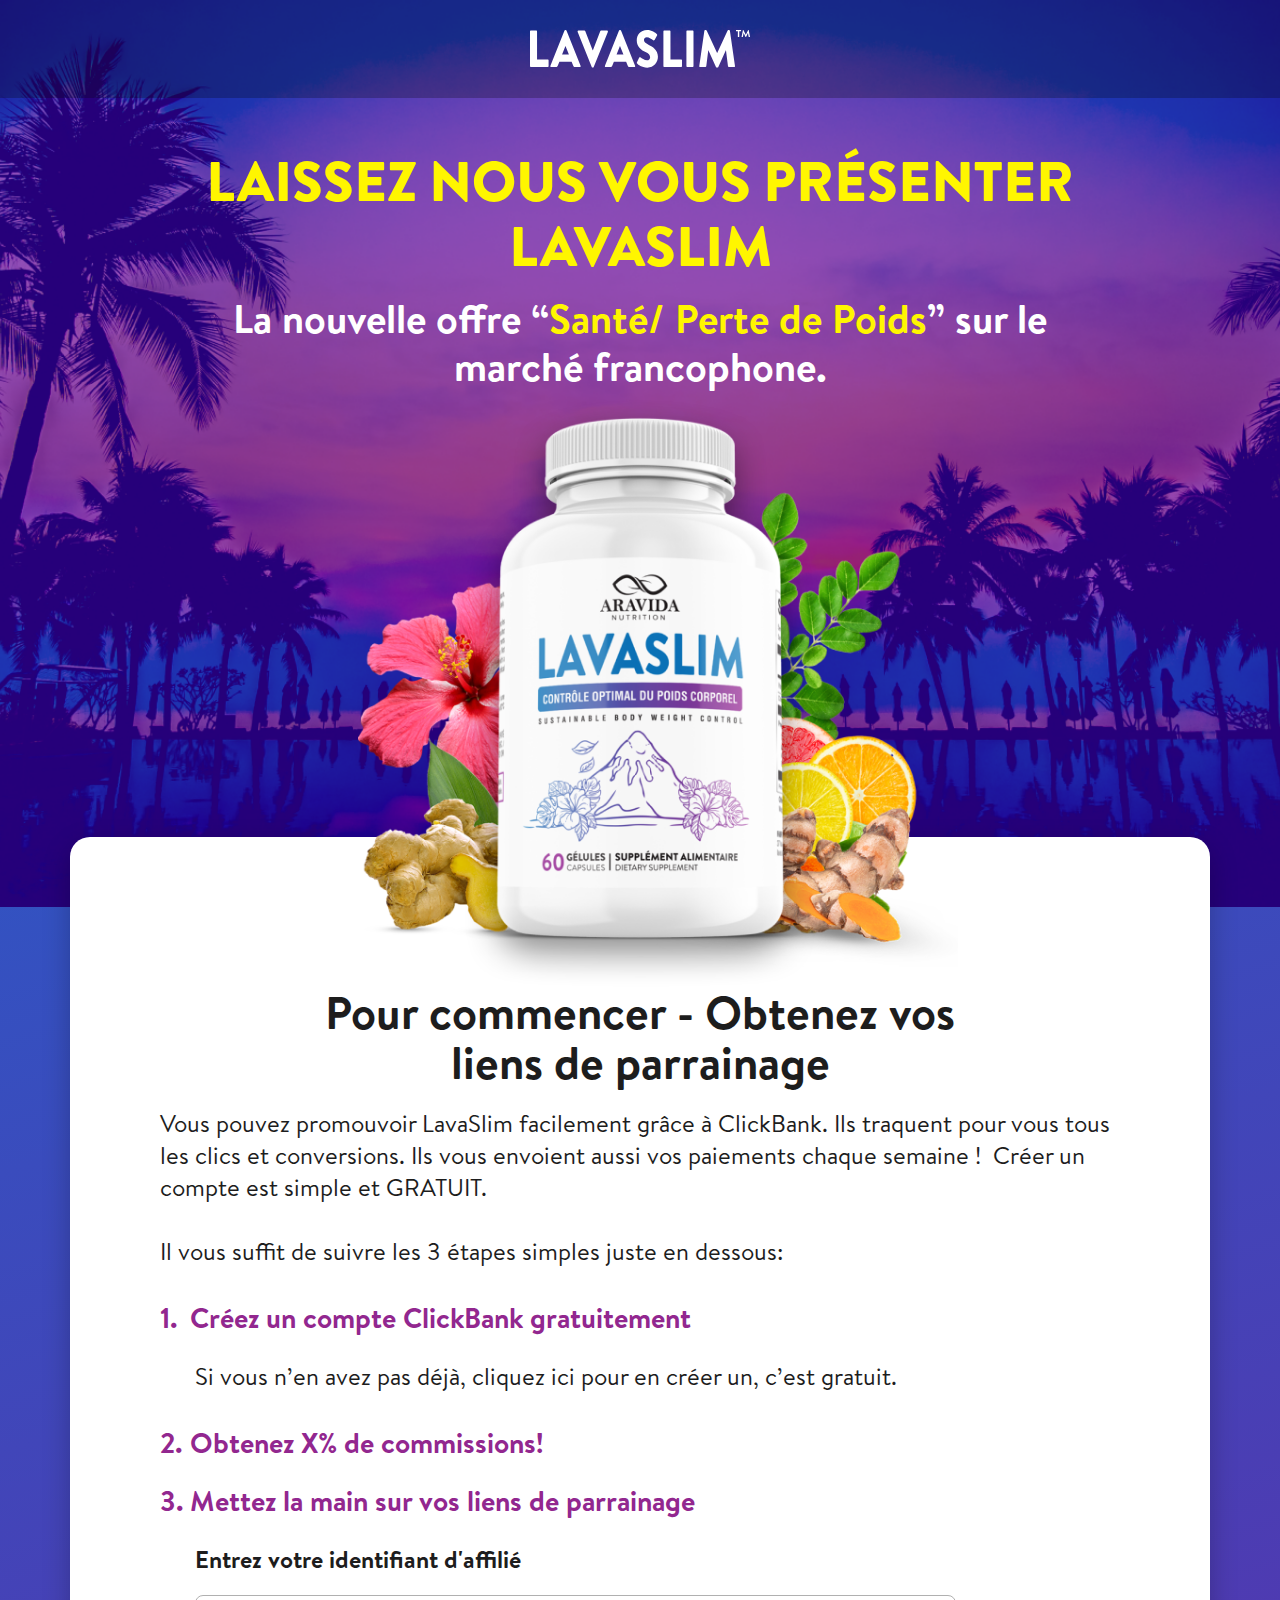
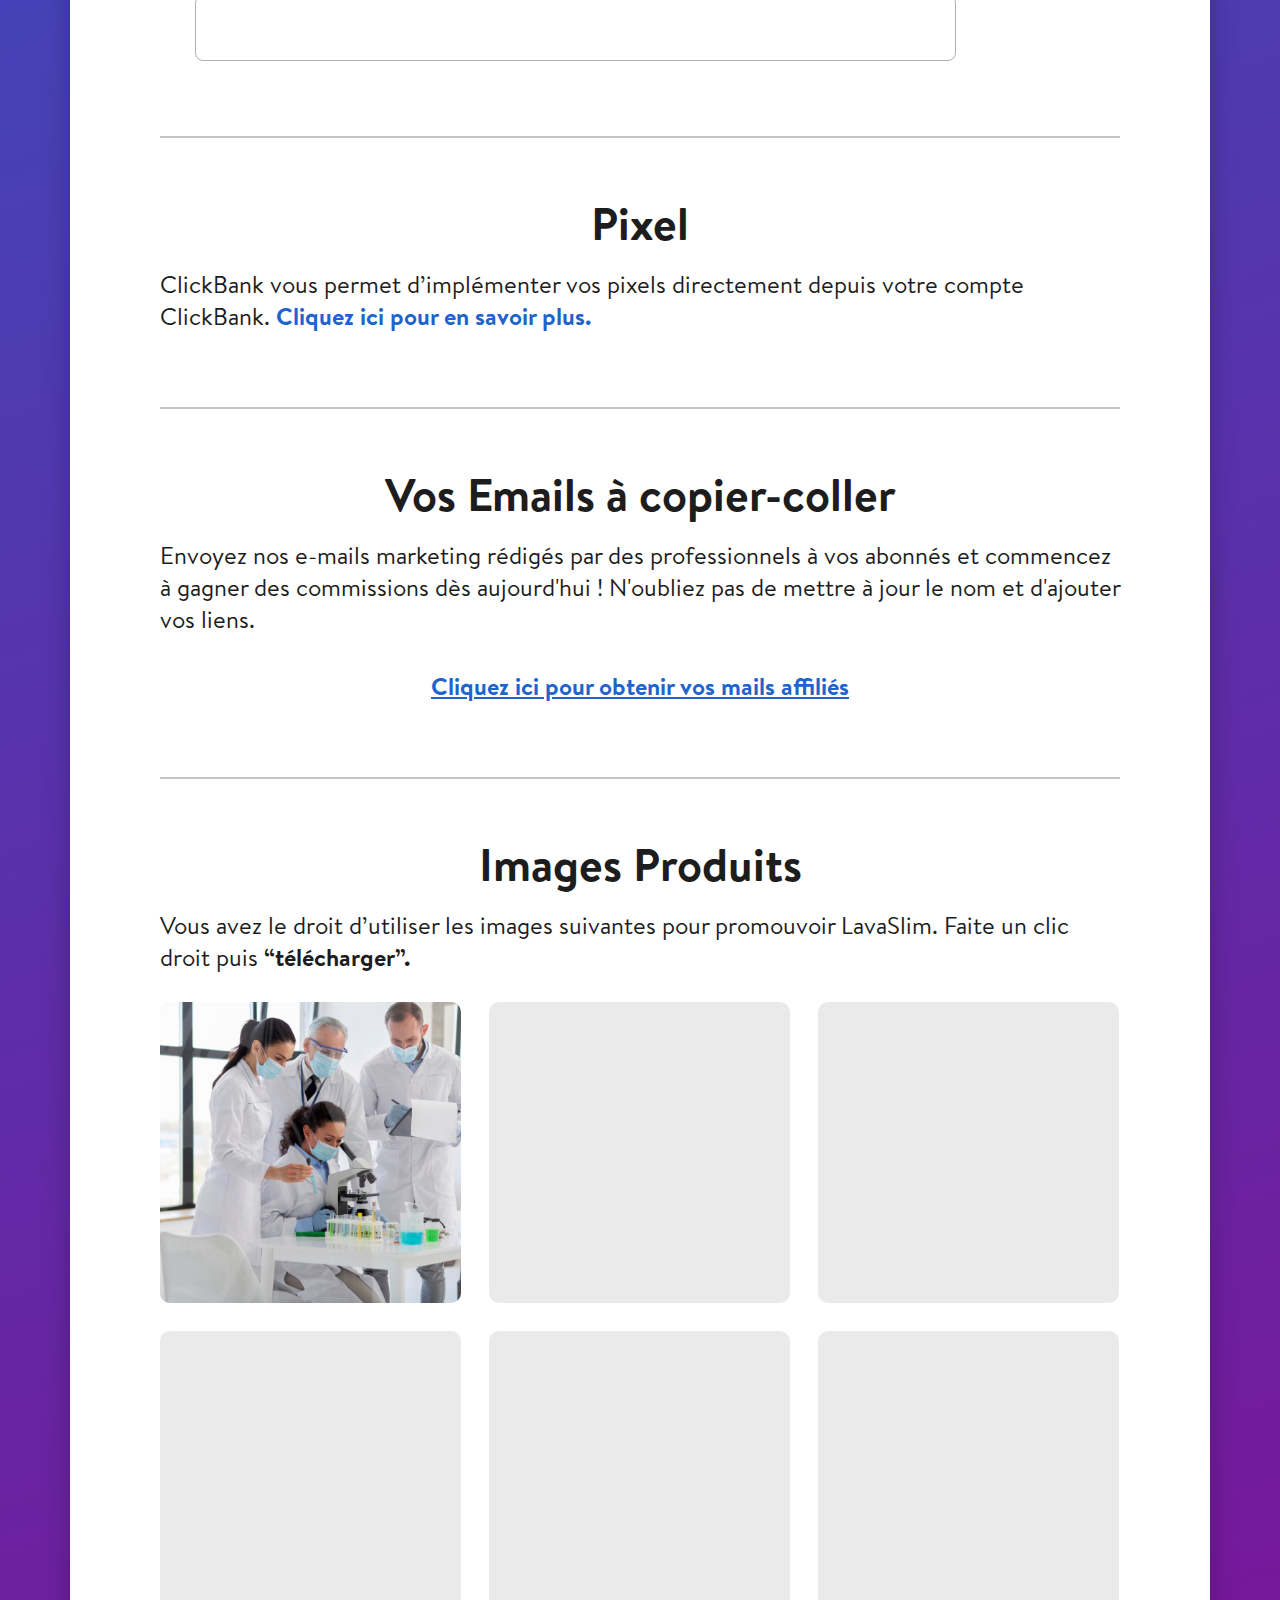
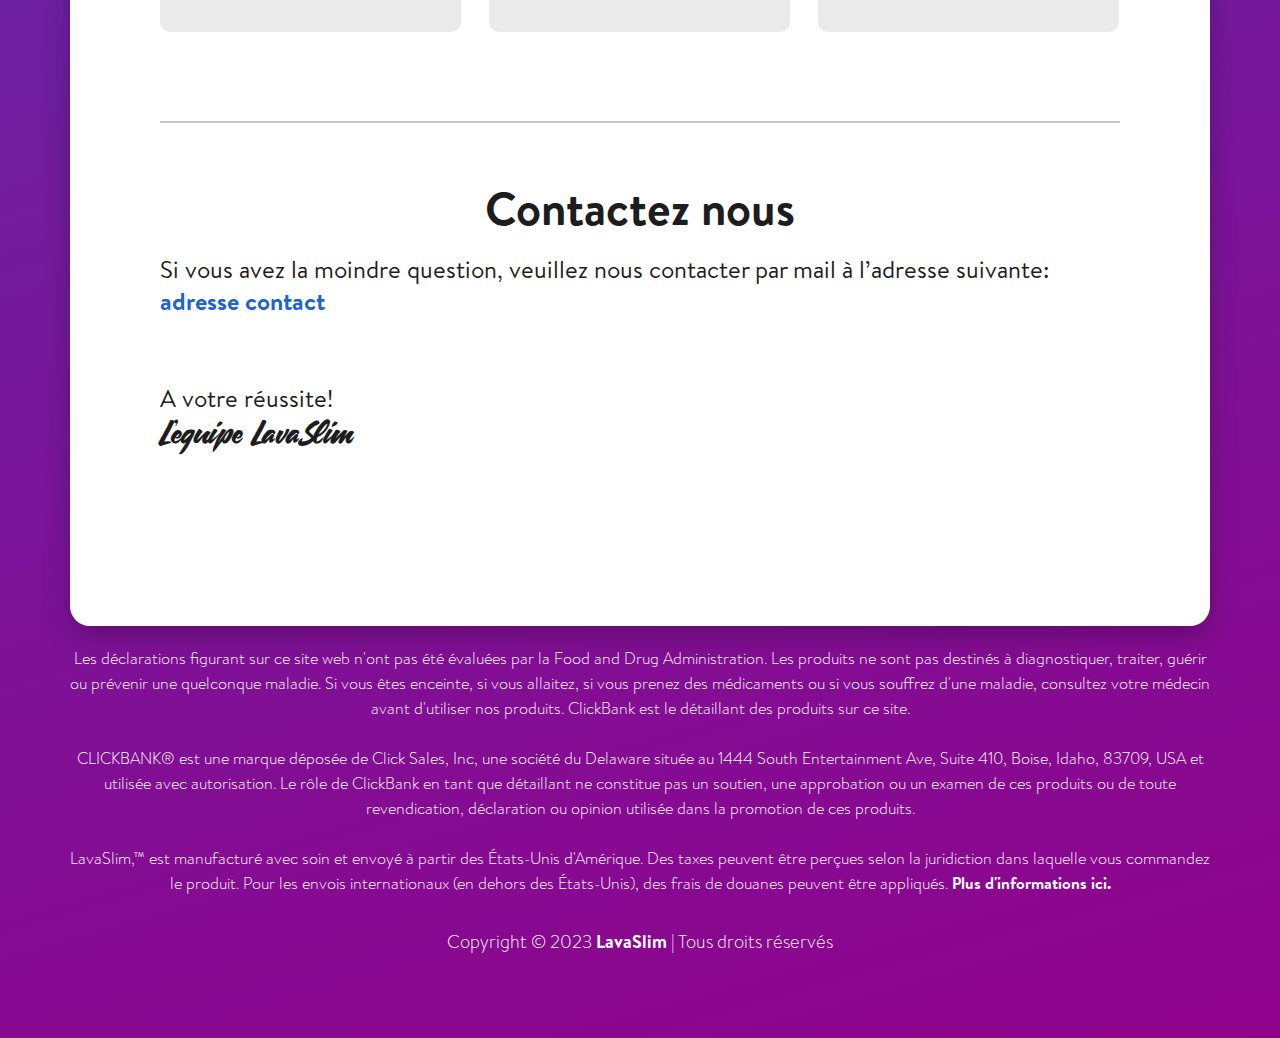
<file: affiliate.html>
<!DOCTYPE html>
<html lang="en">

<head>
    <meta charset="UTF-8" />
    <meta http-equiv="X-UA-Compatible" content="IE=edge" />
    <meta name="viewport" content="width=device-width, initial-scale=1.0" />
    <link rel="stylesheet" href="css/main.css" />
    <title>Affiliate</title>
</head>

<body class="uniq">
    <!-- header start
    =========================================== -->
    <header class="header2" id="header">
        <div class="auto__container">
            <div class="header2__inner">
                <a href="#home" class="header2__inner-logo links">
                    <img src="./images/home/logo.svg" alt="" />
                </a>
            </div>
        </div>
    </header>
    <!-- header end
    =========================================== -->
    <main class="main sm">
        <!-- hero start
    =========================================== -->
        <div class="anchor" id="home"></div>
        <section class="hero affil">
            <div class="hero__bg">
                <img src="./images/affiliate/hero-bg.png" alt="" />
            </div>
            <div class="auto__container">
                <div class="hero__inner">
                    <div class="hero__inner-title">
                        <h1 class="sm">
                            <span>Laissez nous vous présenter LavaSlim</span>
                        </h1>
                        <h2>
                            La nouvelle offre “<span>Santé/ Perte de Poids</span>” sur le marché francophone.
                        </h2>
                    </div>
                    <div class="heroImage">
                        <img src="./images/home/about-image.png" alt="">
                    </div>
                </div>
            </div>
        </section>
        <!-- hero end
    =========================================== -->
        <!-- market start
    =========================================== -->
        <section class="market last">
            <div class="auto__container">
                <div class="market__inner">
                    <div class="market__inner-col">
                        <h2>
                            Pour commencer - Obtenez vos liens
                            de parrainage
                        </h2>
                        <p>
                            Vous pouvez promouvoir LavaSlim facilement grâce à ClickBank. Ils traquent pour vous tous
                            les clics et conversions. Ils vous envoient aussi vos paiements chaque semaine ! 
                            Créer un compte est simple et GRATUIT.
                            <br> <br>
                            Il vous suffit de suivre les 3 étapes simples juste en dessous:
                        </p>
                        <h6>
                            <b>1.</b> 
                            Créez un compte ClickBank gratuitement
                        </h6>
                        <p class="mark">
                            Si vous n’en avez pas déjà, cliquez ici pour en créer un, c’est gratuit.
                        </p>
                        <h6>
                            <b>2.</b> 
                            Obtenez X% de commissions!
                        </h6>
                        <h6>
                            <b>3.</b> 
                            Mettez la main sur vos liens de parrainage
                        </h6>
                        <label class="input__wrapper">
                            <p>
                                <b>
                                    Entrez votre identifiant d'affilié
                                </b>
                            </p>
                            <div class="input">
                                <input type="text">
                            </div>
                        </label>
                    </div>
                    <div class="market__inner-col">
                        <h2>
                            Pixel
                        </h2>
                        <p>
                            ClickBank vous permet d’implémenter vos pixels directement depuis votre compte ClickBank. <a href="#">Cliquez ici pour en savoir plus.</a> 
                        </p>
                    </div>
                    <div class="market__inner-col">
                        <h2>
                            Vos Emails à copier-coller
                        </h2>
                        <p>
                            Envoyez nos e-mails marketing rédigés par des professionnels à vos abonnés et commencez à gagner des commissions dès aujourd'hui ! N'oubliez pas de mettre à jour le nom et d'ajouter vos liens.
                        </p>
                        <a href="#">
                            Cliquez ici pour obtenir vos mails affiliés
                        </a>
                    </div>
                    <div class="market__inner-col">
                        <h2>
                            Images Produits
                        </h2>
                        <p class="last">
                            Vous avez le droit d’utiliser les images suivantes pour promouvoir LavaSlim. Faite un clic droit puis  <b>“télécharger”.</b>
                        </p>
                        <div class="market__inner-grid">
                            <div class="marketItem">
                                <div class="marketItem__inner">
                                    <img src="./images/home/intro.png" alt="">
                                </div>
                            </div>
                            <div class="marketItem">
                                <div class="marketItem__inner">
                                </div>
                            </div>
                            <div class="marketItem">
                                <div class="marketItem__inner">
                                </div>
                            </div>
                            <div class="marketItem">
                                <div class="marketItem__inner">
                                </div>
                            </div>
                            <div class="marketItem">
                                <div class="marketItem__inner">
                                </div>
                            </div>
                            <div class="marketItem">
                                <div class="marketItem__inner">
                                </div>
                            </div>
                        </div>
                    </div>
                    <div class="market__inner-col">
                        <h2>
                            Contactez nous
                        </h2>
                        <p>
                            Si vous avez la moindre question, veuillez nous contacter par mail à l’adresse suivante: <a href="">adresse contact</a> 
                        </p>
                        <div class="signature">
                            <p>
                                A votre réussite!
                            </p>
                            <h3>
                                L’equipe LavaSlim
                            </h3>
                        </div>
                    </div>
     

                </div>
            </div>
        </section>
        <!-- market end
    =========================================== -->
        <!-- footer start
    =========================================== -->
        <footer class="footer uniq">
            <div class="auto__container">
                <div class="footer__inner">
                    <div class="footer__inner-text">
                        <p>
                            Les déclarations figurant sur ce site web n'ont pas été évaluées
                            par la Food and Drug Administration. Les produits ne sont pas
                            destinés à diagnostiquer, traiter, guérir ou prévenir une
                            quelconque maladie. Si vous êtes enceinte, si vous allaitez, si
                            vous prenez des médicaments ou si vous souffrez d'une maladie,
                            consultez votre médecin avant d'utiliser nos produits. ClickBank
                            est le détaillant des produits sur ce site.
                            <br />
                            <br />
                            CLICKBANK® est une marque déposée de Click Sales, Inc, une
                            société du Delaware située au 1444 South Entertainment Ave,
                            Suite 410, Boise, Idaho, 83709, USA et utilisée avec
                            autorisation. Le rôle de ClickBank en tant que détaillant ne
                            constitue pas un soutien, une approbation ou un examen de ces
                            produits ou de toute revendication, déclaration ou opinion
                            utilisée dans la promotion de ces produits.
                            <br />
                            <br />
                            LavaSlim,™ est manufacturé avec soin et envoyé à partir des
                            États-Unis d'Amérique. Des taxes peuvent être perçues selon la
                            juridiction dans laquelle vous commandez le produit. Pour les
                            envois internationaux (en dehors des États-Unis), des frais de
                            douanes peuvent être appliqués. <a href="#">Plus d'informations ici.</a>
                        </p>
                    </div>
                    <div class="footer__inner-copy">
                        <p class="sm">
                            Copyright © 2023 <b>LavaSlim</b> <br />
                            <span>|</span> Tous droits réservés
                        </p>
                    </div>
                </div>
            </div>
        </footer>
        <!-- footer end
    =========================================== -->
    </main>
    <!-- js
    =========================================== -->
    <script src="./js/main.js"></script>
</body>

</html>
</file>
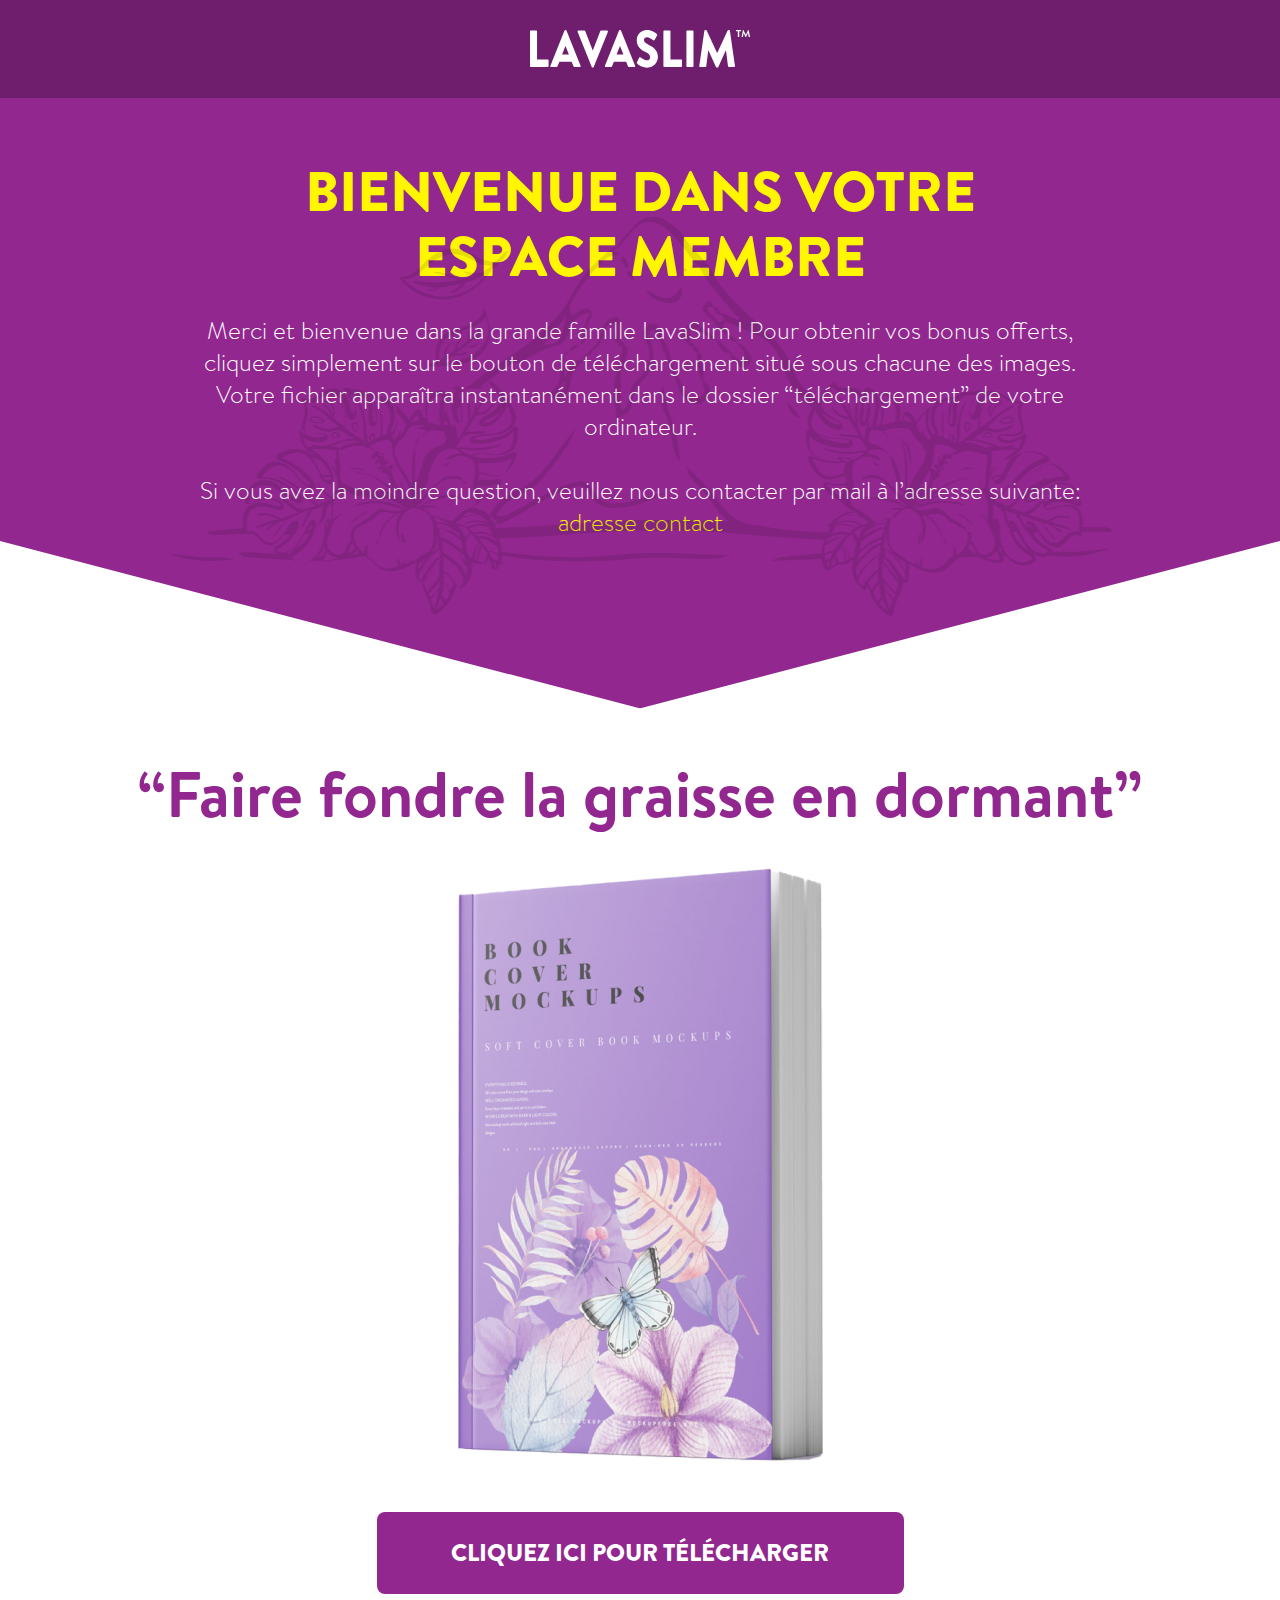
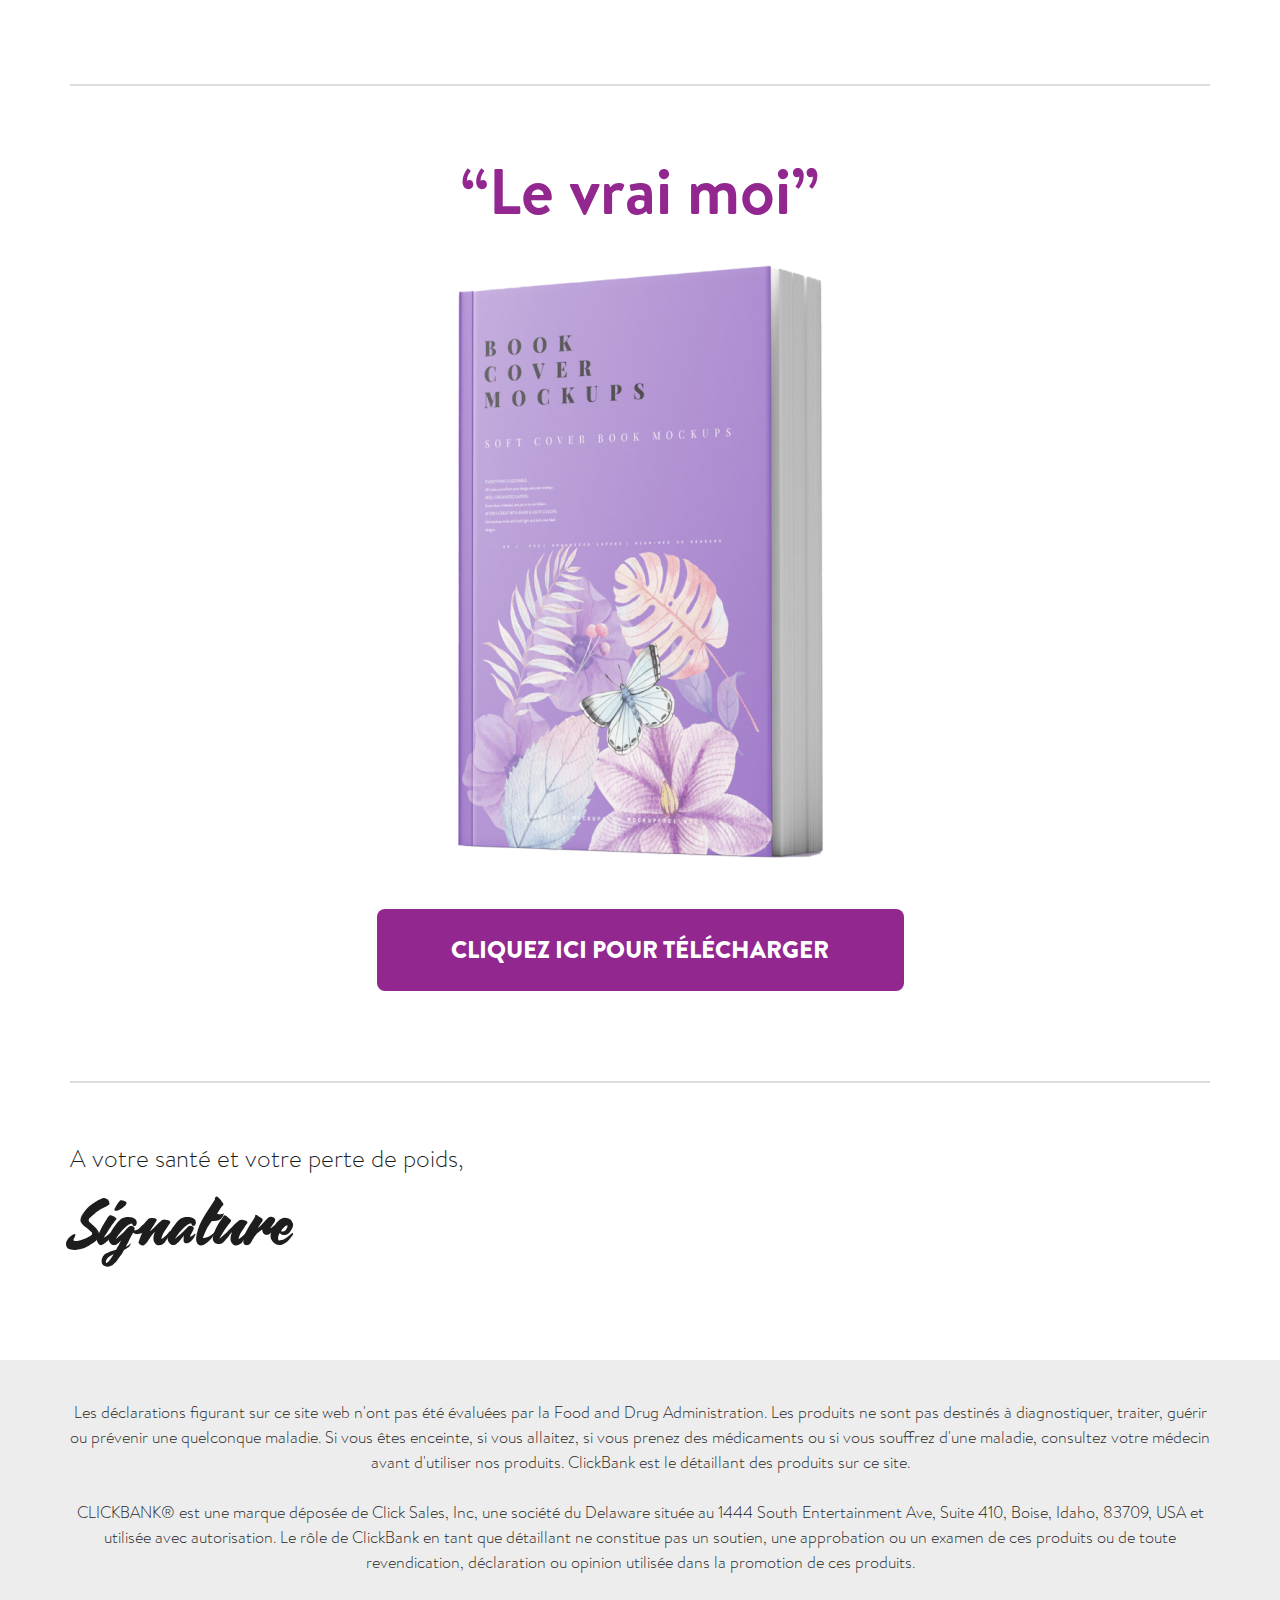
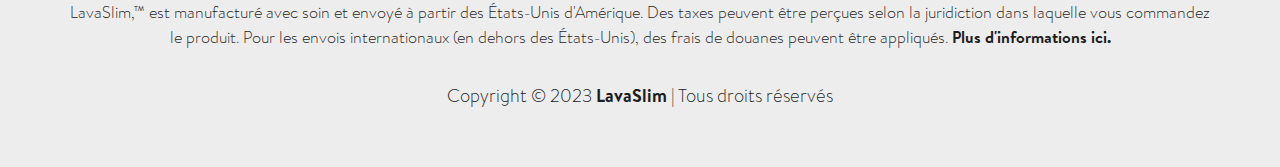
<file: download.html>
<!DOCTYPE html>
<html lang="en">

<head>
    <meta charset="UTF-8" />
    <meta http-equiv="X-UA-Compatible" content="IE=edge" />
    <meta name="viewport" content="width=device-width, initial-scale=1.0" />
    <link rel="stylesheet" href="css/main.css" />
    <title>Download</title>
</head>

<body>
    <!-- header start
    =========================================== -->
    <header class="header2 light" id="header">
        <div class="auto__container">
            <div class="header2__inner">
                <a href="#home" class="header2__inner-logo links">
                    <img src="./images/home/logo.svg" alt="" />
                </a>
            </div>
        </div>
    </header>
    <!-- header end
    =========================================== -->
    <main class="main sm">
        <!-- hero start
    =========================================== -->
        <div class="anchor" id="home"></div>
        <section class="hero large cut down">
            <div class="auto__container">
                <div class="hero__inner">
                    <div class="hero__inner-bg">
                        <img src="./images/download/mountain.png" alt="">
                    </div>
                    <div class="hero__inner-title down">
                        <h1 class="sm">
                            <span>Bienvenue dans votre
                                espace membre</span>
                        </h1>
                        <p>
                            Merci et bienvenue dans la grande famille LavaSlim ! Pour obtenir vos bonus offerts, cliquez simplement sur le bouton de téléchargement situé sous chacune des images.
                            Votre fichier apparaîtra instantanément dans le dossier “téléchargement” de votre ordinateur.
                            <br> <br>
                            Si vous avez la moindre question, veuillez nous contacter par mail à l’adresse suivante: <span>adresse contact</span> 
                        </p>
                    </div>
                </div>
            </div>
        </section>
        <!-- hero end
    =========================================== -->
        <!-- download start
    =========================================== -->
        <section class="download last">
            <div class="auto__container">
                <div class="download__inner">
                    <div class="download__inner-col">
                        <h3>
                            “Faire fondre la graisse en dormant”
                        </h3>
                        <div class="download__inner-image">
                            <img src="./images/download/book.png" alt="">
                        </div>
                        <a href="#" class="button secondary">
                            Cliquez ici pour télécharger
                        </a>
                    </div>
                    <div class="download__inner-col">
                        <h3>
                            “Le vrai moi”
                        </h3>
                        <div class="download__inner-image">
                            <img src="./images/download/book.png" alt="">
                        </div>
                        <a href="#" class="button secondary">
                            Cliquez ici pour télécharger
                        </a>
                    </div>
                    <div class="signature">
                        <p>
                            A votre santé et votre perte de poids,
                        </p>
                        <h3>
                            Signature
                        </h3>
                    </div>

                </div>
            </div>
        </section>
        <!-- download end
    =========================================== -->
        <!-- footer start
    =========================================== -->
        <footer class="footer light">
            <div class="auto__container">
                <div class="footer__inner">
                    <div class="footer__inner-text">
                        <p>
                            Les déclarations figurant sur ce site web n'ont pas été évaluées
                            par la Food and Drug Administration. Les produits ne sont pas
                            destinés à diagnostiquer, traiter, guérir ou prévenir une
                            quelconque maladie. Si vous êtes enceinte, si vous allaitez, si
                            vous prenez des médicaments ou si vous souffrez d'une maladie,
                            consultez votre médecin avant d'utiliser nos produits. ClickBank
                            est le détaillant des produits sur ce site.
                            <br />
                            <br />
                            CLICKBANK® est une marque déposée de Click Sales, Inc, une
                            société du Delaware située au 1444 South Entertainment Ave,
                            Suite 410, Boise, Idaho, 83709, USA et utilisée avec
                            autorisation. Le rôle de ClickBank en tant que détaillant ne
                            constitue pas un soutien, une approbation ou un examen de ces
                            produits ou de toute revendication, déclaration ou opinion
                            utilisée dans la promotion de ces produits.
                            <br />
                            <br />
                            LavaSlim,™ est manufacturé avec soin et envoyé à partir des
                            États-Unis d'Amérique. Des taxes peuvent être perçues selon la
                            juridiction dans laquelle vous commandez le produit. Pour les
                            envois internationaux (en dehors des États-Unis), des frais de
                            douanes peuvent être appliqués. <a href="#">Plus d'informations ici.</a>
                        </p>
                    </div>
                    <div class="footer__inner-copy">
                        <p class="sm">
                            Copyright © 2023 <b>LavaSlim</b> <br />
                            <span>|</span> Tous droits réservés
                        </p>
                    </div>
                </div>
            </div>
        </footer>
        <!-- footer end
    =========================================== -->
    </main>
    <!-- js
    =========================================== -->
    <script src="./js/main.js"></script>
</body>

</html>
</file>
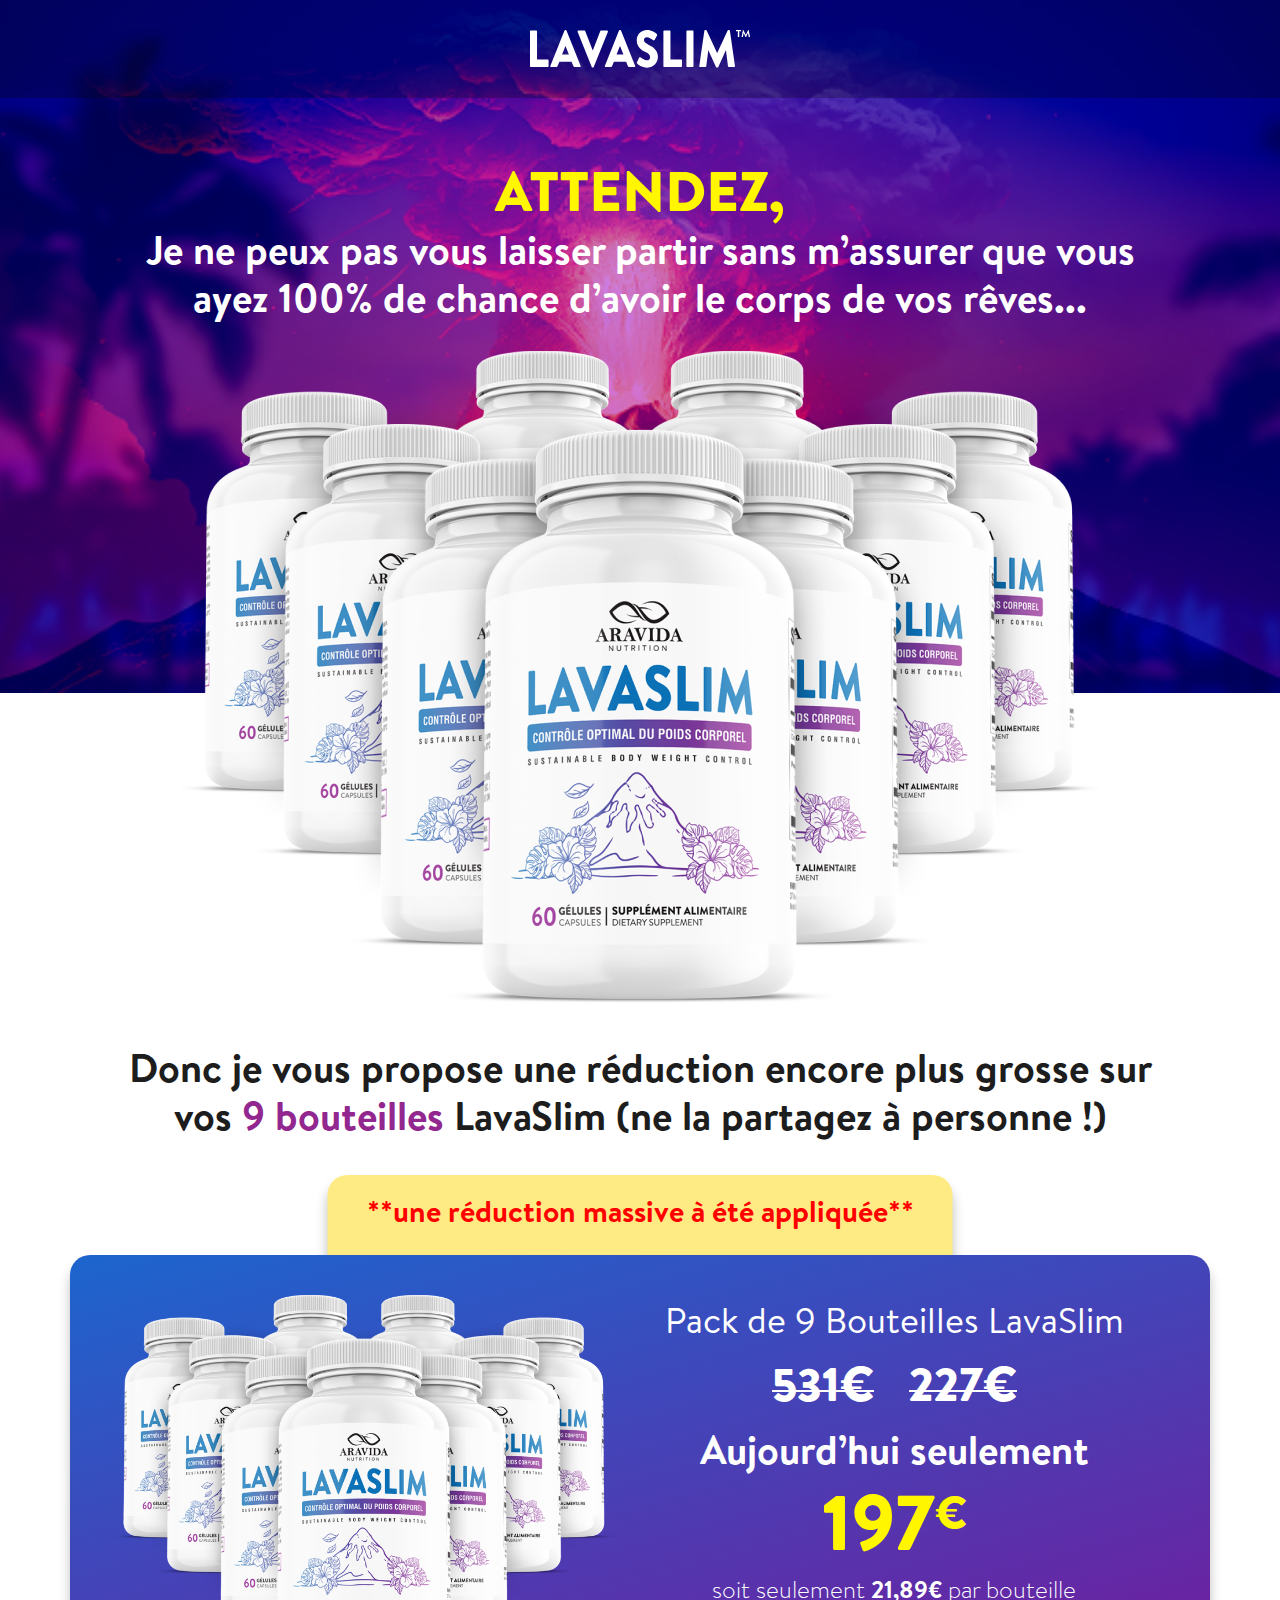
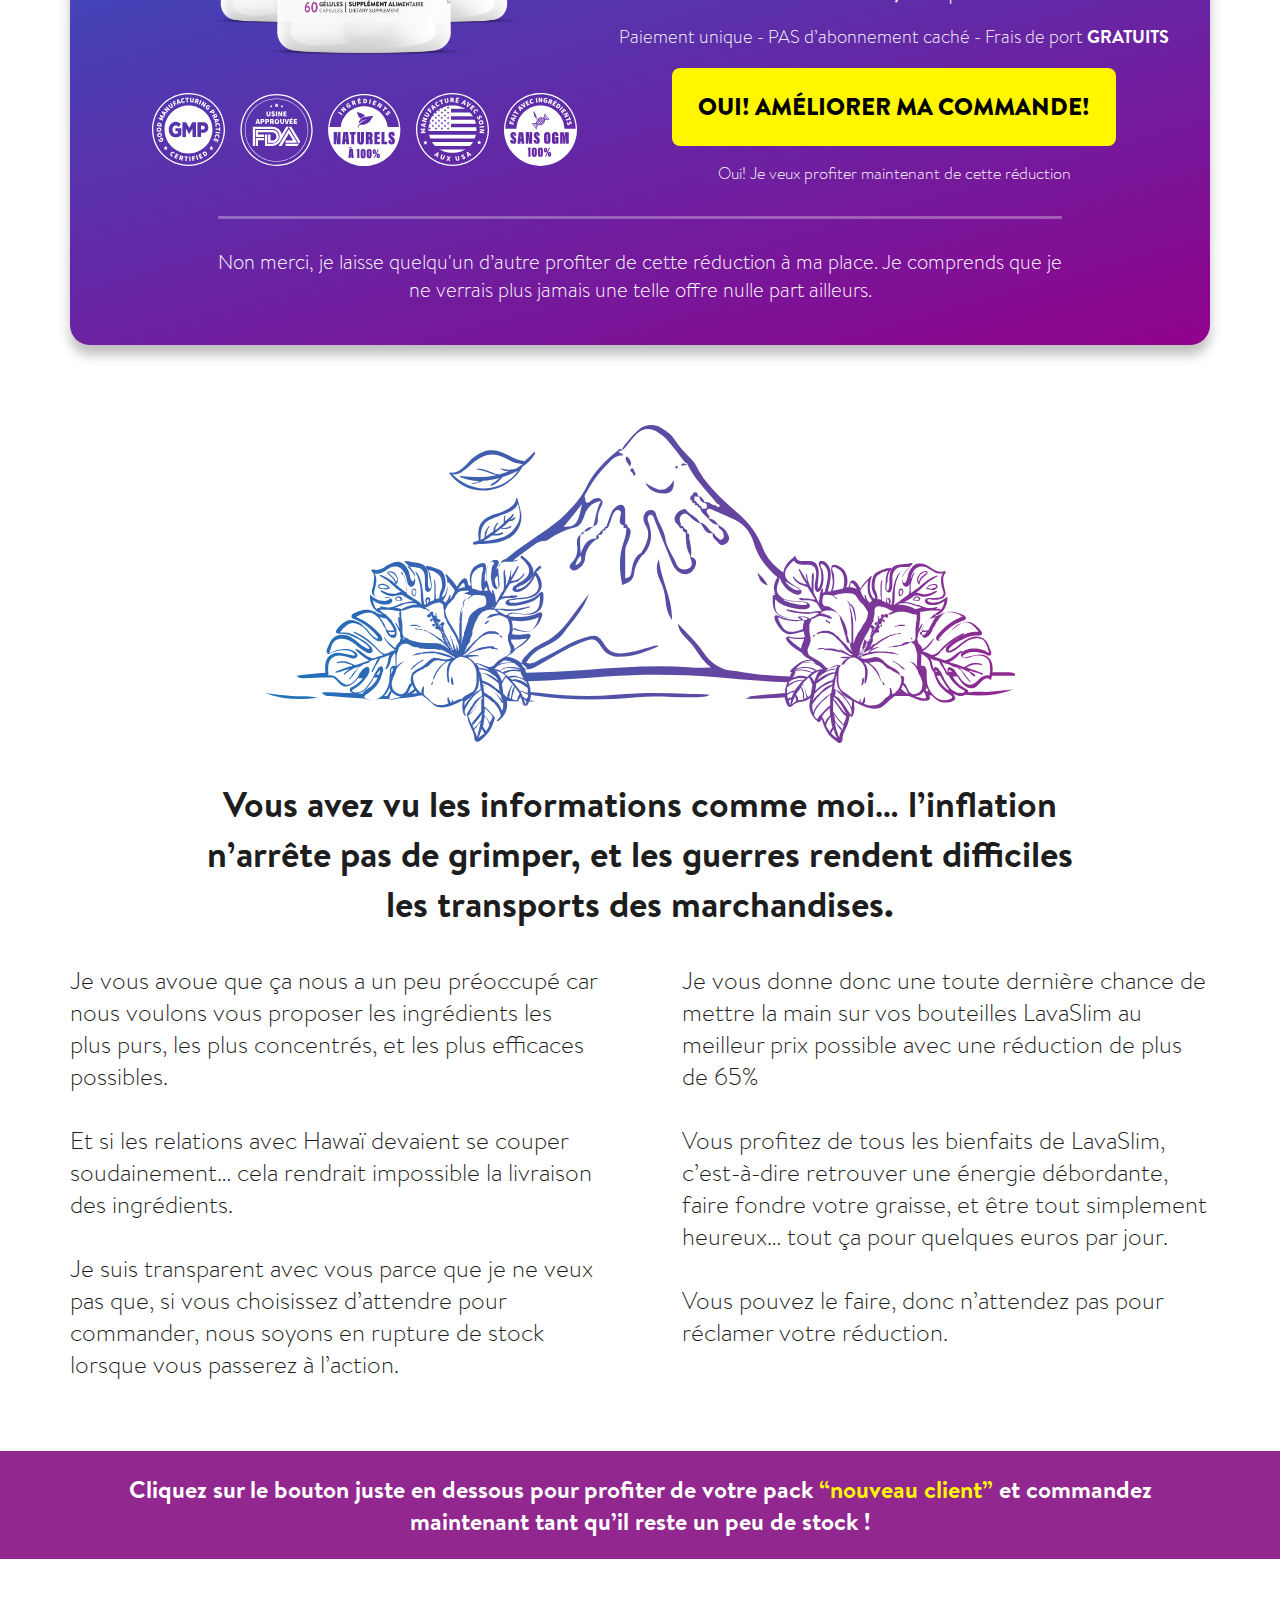
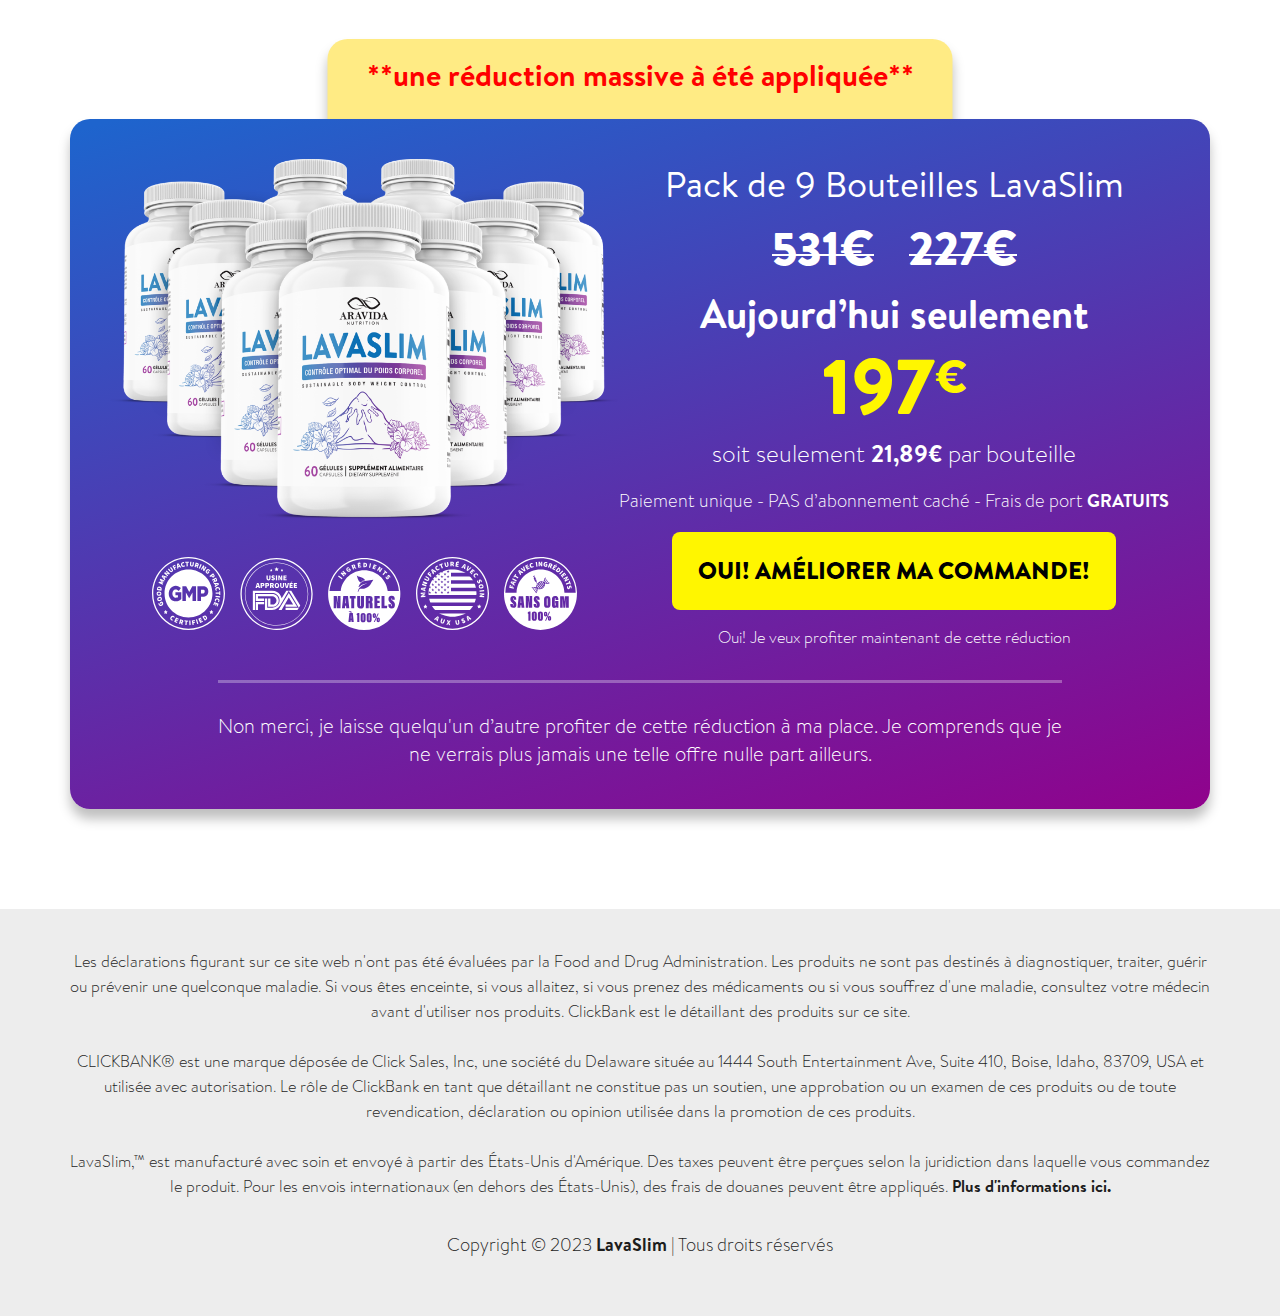
<file: downsell.html>
<!DOCTYPE html>
<html lang="en">

<head>
    <meta charset="UTF-8" />
    <meta http-equiv="X-UA-Compatible" content="IE=edge" />
    <meta name="viewport" content="width=device-width, initial-scale=1.0" />
    <link rel="stylesheet" href="css/main.css" />
    <title>DownSell</title>
</head>

<body>
    <!-- header start
    =========================================== -->
    <header class="header2" id="header">
        <div class="auto__container">
            <div class="header2__inner">
                <a href="#home" class="header2__inner-logo links">
                    <img src="./images/home/logo.svg" alt="" />
                </a>
            </div>
        </div>
    </header>
    <!-- header end
    =========================================== -->
    <main class="main sm">
        <!-- hero start
    =========================================== -->
        <div class="anchor" id="home"></div>
        <section class="hero large ex">
            <div class="hero__bg">
                <img src="./images/downsell/hero-bg.png" alt="" />
            </div>
            <div class="auto__container">
                <div class="hero__inner">
                    <div class="hero__inner-title">
                        <h1 class="sm">
                            <span>Attendez,</span>
                        </h1>
                        <h2>
                            Je ne peux pas vous laisser partir sans m’assurer que vous ayez 100% de chance d’avoir le
                            corps de vos rêves...
                        </h2>
                    </div>
                    <div class="heroImage">
                        <img src="./images/upsell/bottles.png" alt="">
                    </div>
                </div>
            </div>
        </section>
        <!-- hero end
    =========================================== -->
        <!-- today start
    =========================================== -->
        <section class="today">
            <div class="auto__container">
                <div class="today__inner">
                    <div class="today__inner-title">
                        <h2>
                            Donc je vous propose une réduction encore plus grosse sur vos <span>9 bouteilles</span>
                            LavaSlim (ne la partagez à personne !)
                        </h2>
                    </div>
                    <div class="todayItem__wrapper">
                        <div class="todayItem__wrapper-header">
                            <h5>
                                **une réduction massive à <br> été appliquée**
                            </h5>
                        </div>
                        <div class="todayItem">
                            <div class="todayItem__inner">
                                <div class="todayItem__image">
                                    <img src="./images/upsell/bottles.png" alt="">
                                </div>
                                <div class="todayItem__content">
                                    <h5>
                                        Pack de 9 Bouteilles LavaSlim
                                    </h5>
                                    <div class="todayItem__old">
                                        <h2>
                                            531€
                                        </h2>
                                        <h2>
                                            227€
                                        </h2>
                                    </div>
                                    <h2>
                                        Aujourd’hui seulement
                                    </h2>
                                    <div class="todayItem__price">
                                        <h3>
                                            197
                                        </h3>
                                        <sup>
                                            €
                                        </sup>
                                    </div>
                                    <p>
                                        soit seulement <b>21,89€</b> par bouteille
                                    </p>
                                    <p class="sm">
                                        Paiement unique - PAS d’abonnement caché - Frais de port <b>GRATUITS</b>
                                    </p>
                                    <a href="#" class="button primary">
                                        Oui! Améliorer <br> ma commande!
                                    </a>
                                    <p class="xsm">
                                        Oui! Je veux profiter maintenant de cette réduction
                                    </p>
                                </div>
                                <div class="todayItem__row">
                                    <div class="todayItem__row-logo">
                                        <img src="./images/home/icons/hero/1.svg" alt="">
                                    </div>
                                    <div class="todayItem__row-logo">
                                        <img src="./images/home/icons/hero/2.svg" alt="">
                                    </div>
                                    <div class="todayItem__row-logo">
                                        <img src="./images/home/icons/hero/3.svg" alt="">
                                    </div>
                                    <div class="todayItem__row-logo">
                                        <img src="./images/home/icons/hero/4.svg" alt="">
                                    </div>
                                    <div class="todayItem__row-logo">
                                        <img src="./images/home/icons/hero/5.svg" alt="">
                                    </div>
                                </div>
                            </div>
                            <div class="todayItem__footer">
                                <p class="md">
                                    Non merci, je laisse quelqu'un d’autre profiter de cette réduction à ma place. Je
                                    comprends que je ne verrais plus jamais une telle offre nulle part ailleurs.
                                </p>
                            </div>
                        </div>
                    </div>

                </div>
            </div>
        </section>
        <!-- today end
    =========================================== -->
        <!-- transport start
    =========================================== -->
        <section class="transport">
            <div class="auto__container">
                <div class="transport__inner">
                    <div class="transport__inner-image">
                        <img src="./images/downsell/mountain.svg" alt="">
                    </div>
                    <div class="transport__inner-title">
                        <h2>
                            Vous avez vu les informations comme moi… l’inflation n’arrête pas de grimper, et les guerres
                            rendent difficiles les transports des marchandises.
                        </h2>
                    </div>
                    <div class="transport__inner-row">
                        <p>
                            Je vous avoue que ça nous a un peu préoccupé car nous voulons vous proposer les ingrédients
                            les plus purs, les plus concentrés, et les plus efficaces possibles.
                            <br> <br>
                            Et si les relations avec Hawaï devaient se couper soudainement… cela rendrait impossible la
                            livraison des ingrédients.
                            <br> <br>
                            Je suis transparent avec vous parce que je ne veux pas que, si vous choisissez d’attendre
                            pour commander, nous soyons en rupture de stock lorsque vous passerez à l’action.
                        </p>
                        <p>
                            Je vous donne donc une toute dernière chance de mettre la main sur vos bouteilles LavaSlim
                            au meilleur prix possible avec une réduction de plus de 65%
                            <br> <br>
                            Vous profitez de tous les bienfaits de LavaSlim, c’est-à-dire retrouver une énergie
                            débordante, faire fondre votre graisse, et être tout simplement heureux… tout ça pour
                            quelques euros par jour.
                            <br> <br>
                            Vous pouvez le faire, donc n’attendez pas pour réclamer votre réduction.
                        </p>
                    </div>
                </div>
            </div>
        </section>
        <!-- transport end
=========================================== -->
        <!-- advantage start
    =========================================== -->
        <section class="advantage">
            <div class="advantage__footer sm">
                <div class="auto__container">
                    <div class="advantage__footer-inner">
                        <p>
                            Cliquez sur le bouton juste en dessous pour profiter de votre pack <span>“nouveau client”</span>  et
                            commandez maintenant tant qu’il reste un peu de stock !
                        </p>
                    </div>
                </div>
            </div>
        </section>
        <!-- advantage end
      =========================================== -->
              <!-- today start
    =========================================== -->
    <section class="today sm">
        <div class="auto__container">
            <div class="today__inner">
                <div class="todayItem__wrapper">
                    <div class="todayItem__wrapper-header">
                        <h5>
                            **une réduction massive à <br> été appliquée**
                        </h5>
                    </div>
                    <div class="todayItem">
                        <div class="todayItem__inner">
                            <div class="todayItem__image">
                                <img src="./images/upsell/bottles.png" alt="">
                            </div>
                            <div class="todayItem__content">
                                <h5>
                                    Pack de 9 Bouteilles LavaSlim
                                </h5>
                                <div class="todayItem__old">
                                    <h2>
                                        531€
                                    </h2>
                                    <h2>
                                        227€
                                    </h2>
                                </div>
                                <h2>
                                    Aujourd’hui seulement
                                </h2>
                                <div class="todayItem__price">
                                    <h3>
                                        197
                                    </h3>
                                    <sup>
                                        €
                                    </sup>
                                </div>
                                <p>
                                    soit seulement <b>21,89€</b> par bouteille
                                </p>
                                <p class="sm">
                                    Paiement unique - PAS d’abonnement caché - Frais de port <b>GRATUITS</b>
                                </p>
                                <a href="#" class="button primary">
                                    Oui! Améliorer <br> ma commande!
                                </a>
                                <p class="xsm">
                                    Oui! Je veux profiter maintenant de cette réduction
                                </p>
                            </div>
                            <div class="todayItem__row">
                                <div class="todayItem__row-logo">
                                    <img src="./images/home/icons/hero/1.svg" alt="">
                                </div>
                                <div class="todayItem__row-logo">
                                    <img src="./images/home/icons/hero/2.svg" alt="">
                                </div>
                                <div class="todayItem__row-logo">
                                    <img src="./images/home/icons/hero/3.svg" alt="">
                                </div>
                                <div class="todayItem__row-logo">
                                    <img src="./images/home/icons/hero/4.svg" alt="">
                                </div>
                                <div class="todayItem__row-logo">
                                    <img src="./images/home/icons/hero/5.svg" alt="">
                                </div>
                            </div>
                        </div>
                        <div class="todayItem__footer">
                            <p class="md">
                                Non merci, je laisse quelqu'un d’autre profiter de cette réduction à ma place. Je
                                comprends que je ne verrais plus jamais une telle offre nulle part ailleurs.
                            </p>
                        </div>
                    </div>
                </div>

            </div>
        </div>
    </section>
    <!-- today end
=========================================== -->
        <!-- footer start
    =========================================== -->
        <footer class="footer light">
            <div class="auto__container">
                <div class="footer__inner">
                    <div class="footer__inner-text">
                        <p>
                            Les déclarations figurant sur ce site web n'ont pas été évaluées
                            par la Food and Drug Administration. Les produits ne sont pas
                            destinés à diagnostiquer, traiter, guérir ou prévenir une
                            quelconque maladie. Si vous êtes enceinte, si vous allaitez, si
                            vous prenez des médicaments ou si vous souffrez d'une maladie,
                            consultez votre médecin avant d'utiliser nos produits. ClickBank
                            est le détaillant des produits sur ce site.
                            <br />
                            <br />
                            CLICKBANK® est une marque déposée de Click Sales, Inc, une
                            société du Delaware située au 1444 South Entertainment Ave,
                            Suite 410, Boise, Idaho, 83709, USA et utilisée avec
                            autorisation. Le rôle de ClickBank en tant que détaillant ne
                            constitue pas un soutien, une approbation ou un examen de ces
                            produits ou de toute revendication, déclaration ou opinion
                            utilisée dans la promotion de ces produits.
                            <br />
                            <br />
                            LavaSlim,™ est manufacturé avec soin et envoyé à partir des
                            États-Unis d'Amérique. Des taxes peuvent être perçues selon la
                            juridiction dans laquelle vous commandez le produit. Pour les
                            envois internationaux (en dehors des États-Unis), des frais de
                            douanes peuvent être appliqués. <a href="#">Plus d'informations ici.</a> 
                        </p>
                    </div>
                    <div class="footer__inner-copy">
                        <p class="sm">
                            Copyright © 2023 <b>LavaSlim</b> <br />
                            <span>|</span> Tous droits réservés
                        </p>
                    </div>
                </div>
            </div>
        </footer>
        <!-- footer end
    =========================================== -->
    </main>
    <!-- js
    =========================================== -->
    <script src="./js/main.js"></script>
</body>

</html>
</file>
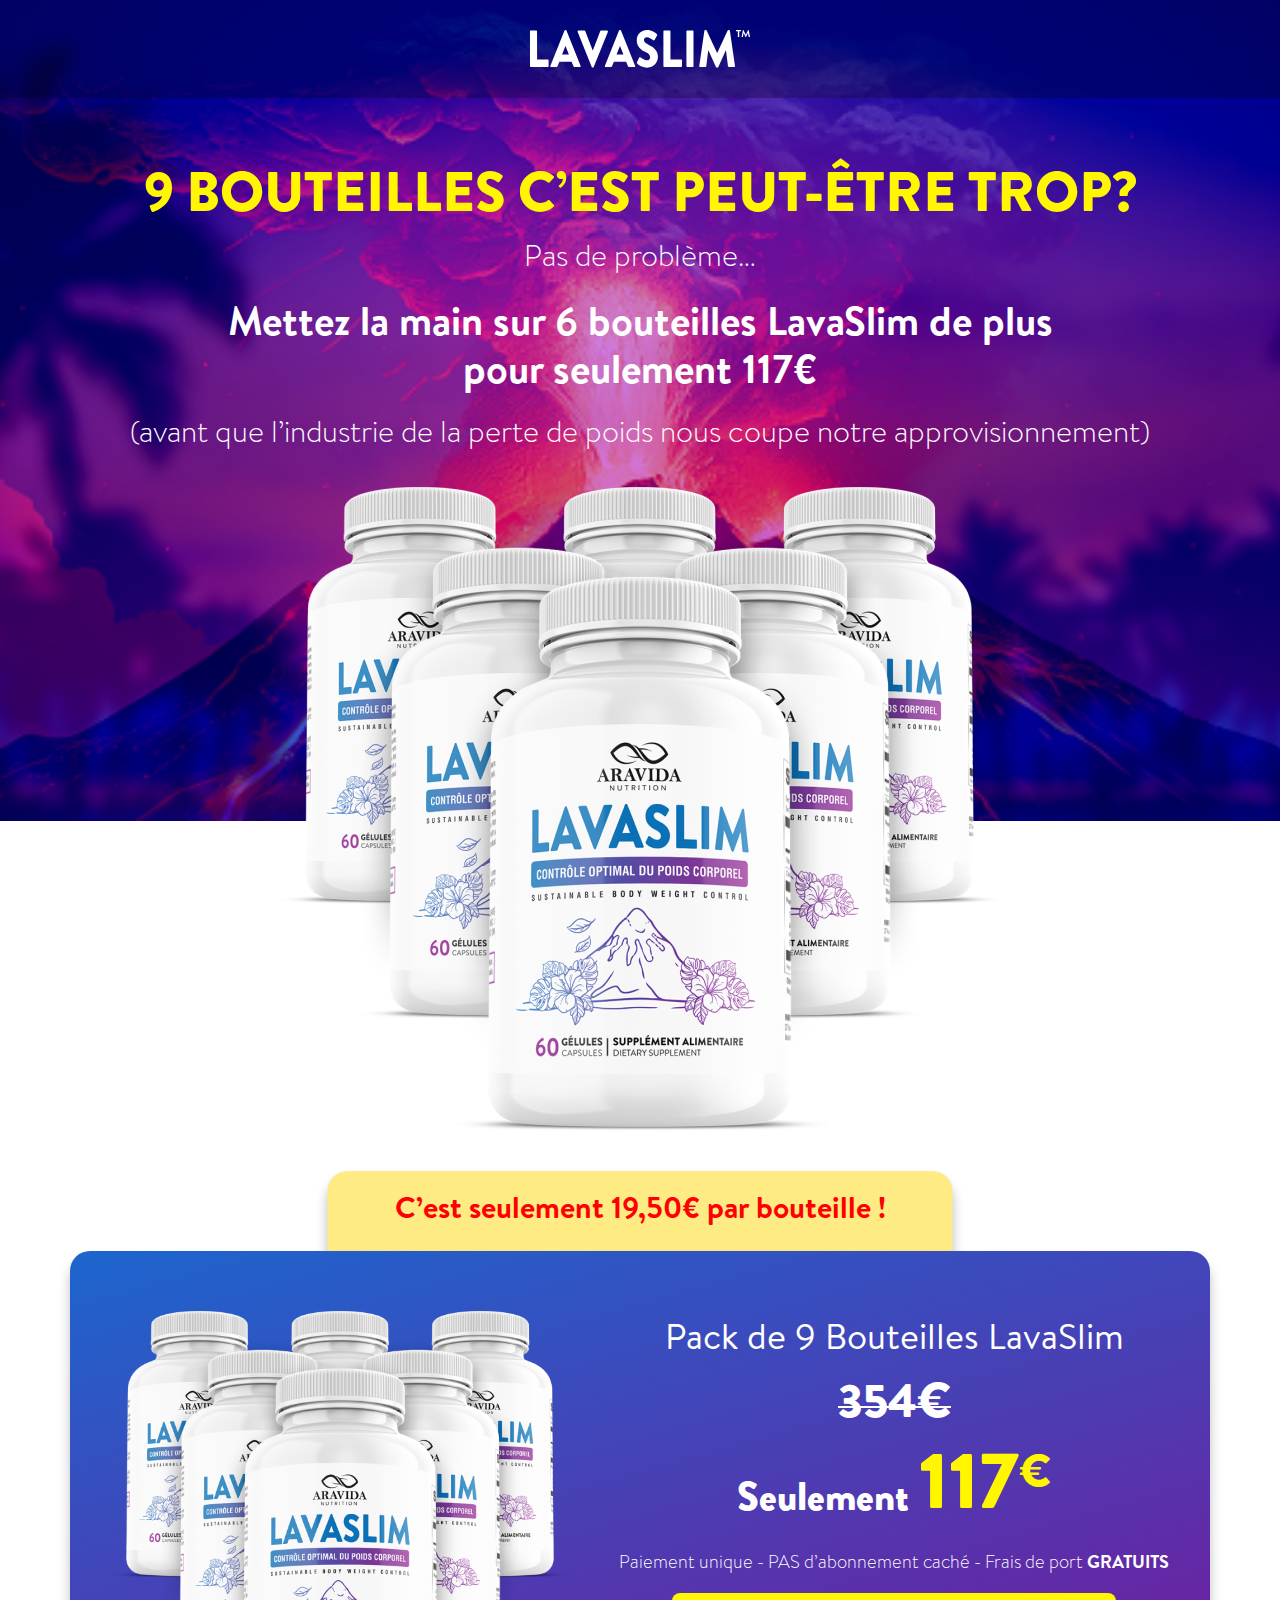
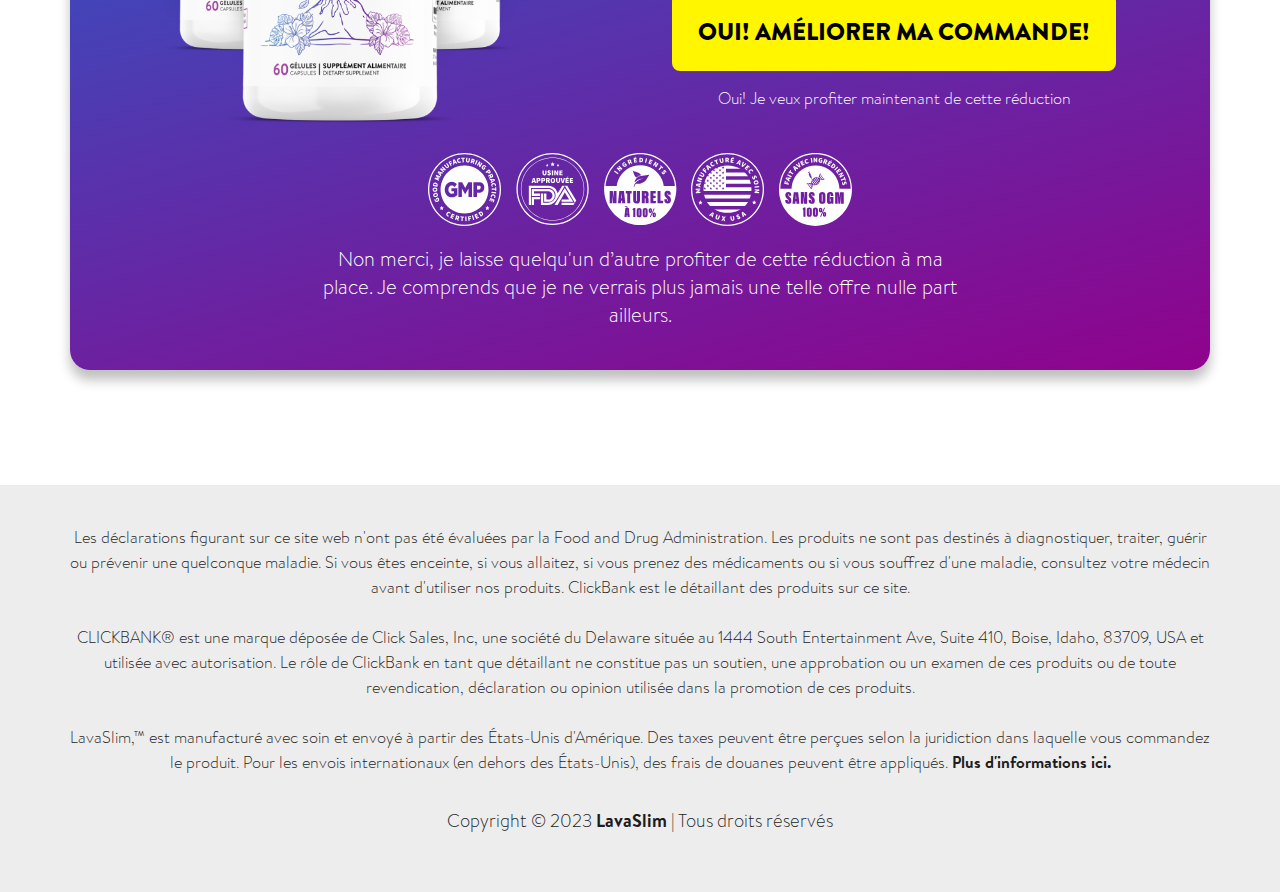
<file: downsell2.html>
<!DOCTYPE html>
<html lang="en">

<head>
    <meta charset="UTF-8" />
    <meta http-equiv="X-UA-Compatible" content="IE=edge" />
    <meta name="viewport" content="width=device-width, initial-scale=1.0" />
    <link rel="stylesheet" href="css/main.css" />
    <title>DownSell2</title>
</head>

<body>
    <!-- header start
    =========================================== -->
    <header class="header2" id="header">
        <div class="auto__container">
            <div class="header2__inner">
                <a href="#home" class="header2__inner-logo links">
                    <img src="./images/home/logo.svg" alt="" />
                </a>
            </div>
        </div>
    </header>
    <!-- header end
    =========================================== -->
    <main class="main sm">
        <!-- hero start
    =========================================== -->
        <div class="anchor" id="home"></div>
        <section class="hero large ex">
            <div class="hero__bg">
                <img src="./images/downsell/hero-bg.png" alt="" />
            </div>
            <div class="auto__container">
                <div class="hero__inner">
                    <div class="hero__inner-title">
                        <h1 class="sm">
                            <span>9 bouteilles c’est peut-être trop?</span>
                        </h1>
                        <p class="lg">
                            Pas de problème…
                        </p>
                        <h2 class="sm">
                            Mettez la main sur 6 bouteilles LavaSlim de plus pour seulement 117€
                        </h2>
                        <p class="lg">
                            (avant que l’industrie de la perte de poids nous coupe notre approvisionnement)
                        </p>
                    </div>
                    <div class="heroImage sm">
                        <img src="./images/downsell/bottles-6.png" alt="">
                    </div>
                </div>
            </div>
        </section>
        <!-- hero end
    =========================================== -->
        <!-- today start
    =========================================== -->
        <section class="today big">
            <div class="auto__container">
                <div class="today__inner">
                    <div class="todayItem__wrapper">
                        <div class="todayItem__wrapper-header">
                            <h5>
                                C’est seulement 19,50€ <br> par bouteille !
                            </h5>
                        </div>
                        <div class="todayItem sm">
                            <div class="todayItem__inner">
                                <div class="todayItem__image">
                                    <img src="./images/downsell/bottles-6.png" alt="">
                                </div>
                                <div class="todayItem__content">
                                    <h5>
                                        Pack de 9 Bouteilles LavaSlim
                                    </h5>
                                    <div class="todayItem__old">
                                        <h2>
                                            354€
                                        </h2>
                                    </div>
                                    <div class="todayItem__price">
                                        <h2>
                                            Seulement
                                        </h2>
                                        <h3>
                                            117
                                        </h3>
                                        <sup>
                                            €
                                        </sup>
                                    </div>
                                    <p class="sm">
                                        Paiement unique - PAS d’abonnement caché - Frais de port <b>GRATUITS</b>
                                    </p>
                                    <a href="#" class="button primary">
                                        Oui! Améliorer <br> ma commande!
                                    </a>
                                    <p class="xsm">
                                        Oui! Je veux profiter maintenant de cette réduction 
                                    </p>
                                </div>
                            </div>
                            <div class="todayItem__footer">
                                <div class="todayItem__row">
                                    <div class="todayItem__row-logo">
                                        <img src="./images/home/icons/hero/1.svg" alt="">
                                    </div>
                                    <div class="todayItem__row-logo">
                                        <img src="./images/home/icons/hero/2.svg" alt="">
                                    </div>
                                    <div class="todayItem__row-logo">
                                        <img src="./images/home/icons/hero/3.svg" alt="">
                                    </div>
                                    <div class="todayItem__row-logo">
                                        <img src="./images/home/icons/hero/4.svg" alt="">
                                    </div>
                                    <div class="todayItem__row-logo">
                                        <img src="./images/home/icons/hero/5.svg" alt="">
                                    </div>
                                </div>
                                <p class="md">
                                    Non merci, je laisse quelqu'un d’autre profiter de cette réduction à ma place. Je comprends que je ne verrais plus jamais une telle offre nulle part ailleurs.
                                </p>
                            </div>
                        </div>
                    </div>

                </div>
            </div>
        </section>
        <!-- today end
    =========================================== -->
        <!-- footer start
    =========================================== -->
        <footer class="footer light">
            <div class="auto__container">
                <div class="footer__inner">
                    <div class="footer__inner-text">
                        <p>
                            Les déclarations figurant sur ce site web n'ont pas été évaluées
                            par la Food and Drug Administration. Les produits ne sont pas
                            destinés à diagnostiquer, traiter, guérir ou prévenir une
                            quelconque maladie. Si vous êtes enceinte, si vous allaitez, si
                            vous prenez des médicaments ou si vous souffrez d'une maladie,
                            consultez votre médecin avant d'utiliser nos produits. ClickBank
                            est le détaillant des produits sur ce site.
                            <br />
                            <br />
                            CLICKBANK® est une marque déposée de Click Sales, Inc, une
                            société du Delaware située au 1444 South Entertainment Ave,
                            Suite 410, Boise, Idaho, 83709, USA et utilisée avec
                            autorisation. Le rôle de ClickBank en tant que détaillant ne
                            constitue pas un soutien, une approbation ou un examen de ces
                            produits ou de toute revendication, déclaration ou opinion
                            utilisée dans la promotion de ces produits.
                            <br />
                            <br />
                            LavaSlim,™ est manufacturé avec soin et envoyé à partir des
                            États-Unis d'Amérique. Des taxes peuvent être perçues selon la
                            juridiction dans laquelle vous commandez le produit. Pour les
                            envois internationaux (en dehors des États-Unis), des frais de
                            douanes peuvent être appliqués. <a href="#">Plus d'informations ici.</a> 
                        </p>
                    </div>
                    <div class="footer__inner-copy">
                        <p class="sm">
                            Copyright © 2023 <b>LavaSlim</b> <br />
                            <span>|</span> Tous droits réservés
                        </p>
                    </div>
                </div>
            </div>
        </footer>
        <!-- footer end
    =========================================== -->
    </main>
    <!-- js
    =========================================== -->
    <script src="./js/main.js"></script>
</body>

</html>
</file>
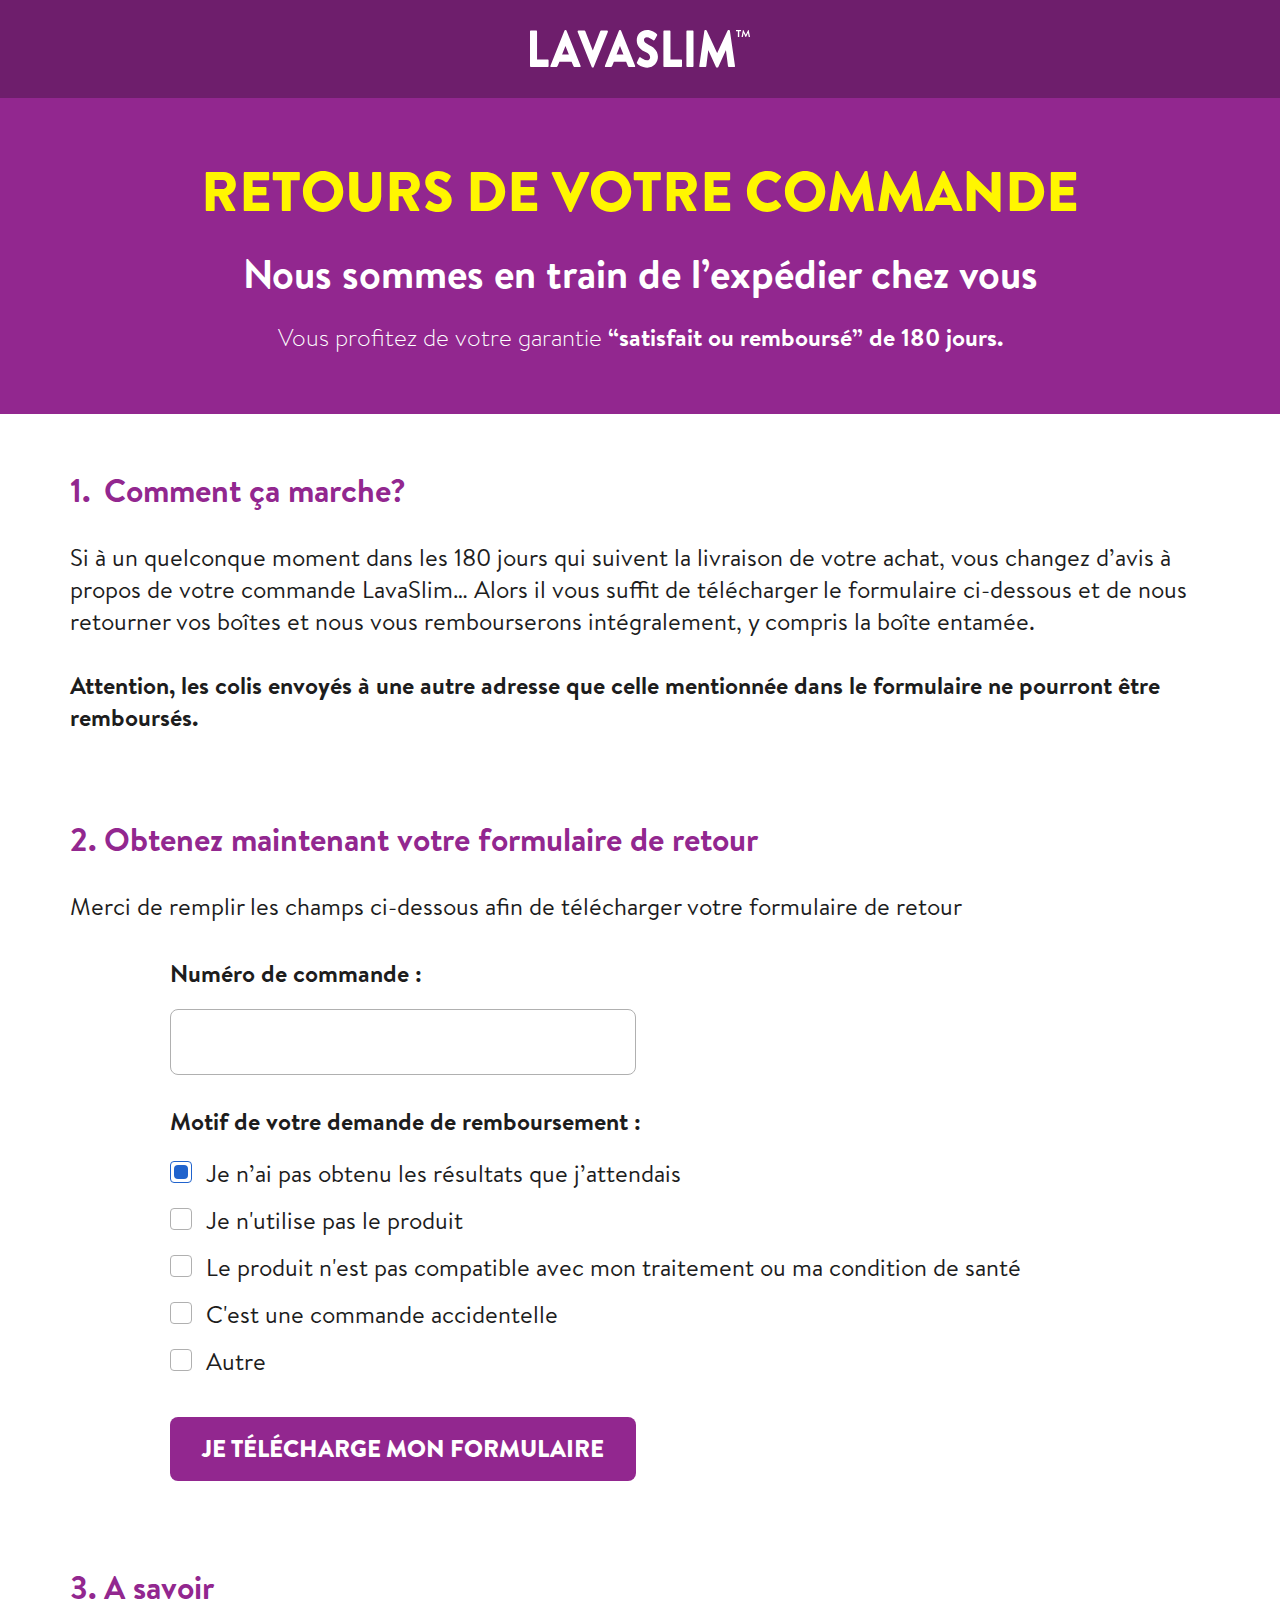
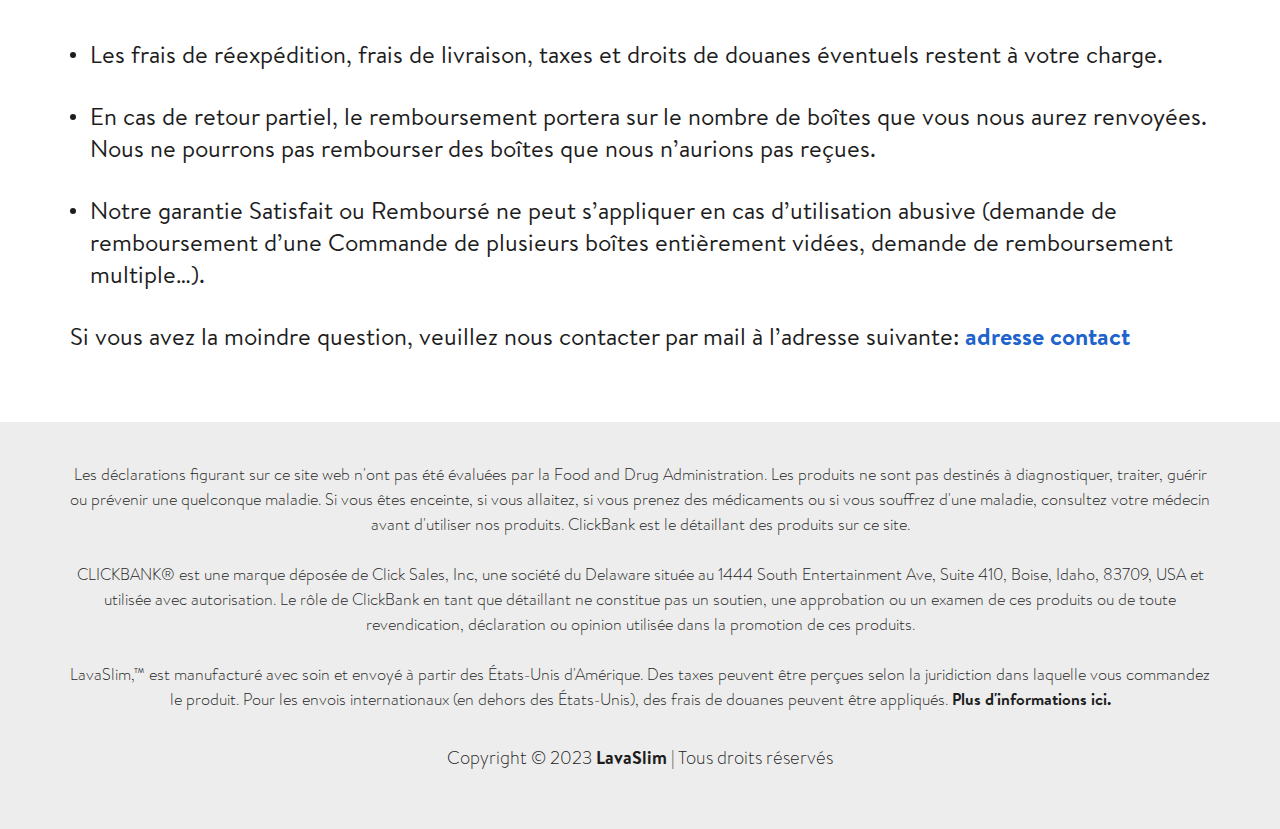
<file: shippingPolicy.html>
<!DOCTYPE html>
<html lang="en">

<head>
    <meta charset="UTF-8" />
    <meta http-equiv="X-UA-Compatible" content="IE=edge" />
    <meta name="viewport" content="width=device-width, initial-scale=1.0" />
    <link rel="stylesheet" href="css/main.css" />
    <title>ShippingPolicy</title>
</head>

<body>
    <!-- header start
    =========================================== -->
    <header class="header2 light" id="header">
        <div class="auto__container">
            <div class="header2__inner">
                <a href="#home" class="header2__inner-logo links">
                    <img src="./images/home/logo.svg" alt="" />
                </a>
            </div>
        </div>
    </header>
    <!-- header end
    =========================================== -->
    <main class="main sm">
        <!-- hero start
    =========================================== -->
        <div class="anchor" id="home"></div>
        <section class="hero large light">
            <div class="auto__container">
                <div class="hero__inner">
                    <div class="hero__inner-title sm">
                        <h1 class="sm">
                            <span>Retours de votre commande</span>
                        </h1>
                        <h2>
                            Nous sommes en train de l’expédier chez vous
                        </h2>
                        <p>
                            Vous profitez de votre garantie <b>“satisfait ou remboursé” de 180 jours.</b>
                        </p>
                    </div>
                </div>
            </div>
        </section>
        <!-- hero end
    =========================================== -->
        <!-- policy start
    =========================================== -->
        <section class="policy">
            <div class="auto__container">
                <div class="policy__inner">
                    <div class="policy__inner-item">
                        <h5>
                            <b>
                                1.
                            </b>
                             Comment ça marche?
                        </h5>
                        <p>
                            Si à un quelconque moment dans les 180 jours qui suivent la livraison de votre achat, vous
                            changez d’avis à propos de votre commande LavaSlim…
                            Alors il vous suffit de télécharger le formulaire ci-dessous et de nous retourner vos boîtes
                            et nous vous rembourserons intégralement, y compris la boîte entamée.
                            <br> <br>
                            <b>
                                Attention, les colis envoyés à une autre adresse que celle mentionnée dans le formulaire
                                ne pourront être remboursés.
                            </b>
                        </p>
                    </div>
                    <div class="policy__inner-item">
                        <h5>
                            <b>
                                2.
                            </b>
                             Obtenez maintenant votre formulaire de retour
                        </h5>
                        <p>
                            Merci de remplir les champs ci-dessous afin de télécharger votre formulaire de retour
                        </p>
                        <form action="" class="policy__inner-form">
                            <p>
                                <b>
                                    Numéro de commande :
                                </b>
                            </p>
                            <div class="input">
                                <input type="number">
                            </div>
                            <p>
                                <b>
                                    Motif de votre demande de remboursement :
                                </b>
                            </p>
                            <div class="policy__inner-radios">
                                <label class="radio">
                                    <div class="radio__btn">
                                        <input type="radio" name="refund" checked>
                                        <span></span>
                                    </div>
                                    <p>
                                        Je n’ai pas obtenu les résultats que j’attendais
                                    </p>
                                </label>
                                <label class="radio">
                                    <div class="radio__btn">
                                        <input type="radio" name="refund">
                                        <span></span>
                                    </div>
                                    <p>
                                        Je n'utilise pas le produit
                                    </p>
                                </label>
                                <label class="radio">
                                    <div class="radio__btn">
                                        <input type="radio" name="refund">
                                        <span></span>
                                    </div>
                                    <p>
                                        Le produit n'est pas compatible avec mon traitement ou ma condition de santé
                                    </p>
                                </label>
                                <label class="radio">
                                    <div class="radio__btn">
                                        <input type="radio" name="refund">
                                        <span></span>
                                    </div>
                                    <p>
                                        C'est une commande accidentelle
                                    </p>
                                </label>
                                <label class="radio">
                                    <div class="radio__btn">
                                        <input type="radio" name="refund">
                                        <span></span>
                                    </div>
                                    <p>
                                        Autre
                                    </p>
                                </label>
                            </div>
                            <button type="submit" class="button secondary">
                                Je télécharge mon formulaire
                            </button>

                        </form>
                    </div>
                    <div class="policy__inner-item">
                        <h5>
                            <b>
                                3.
                            </b>
                             A savoir
                        </h5>
                        <ul>
                            <li>
                                Les frais de réexpédition, frais de livraison, taxes et droits de douanes éventuels restent à votre charge.
                            </li>
                            <li>
                                En cas de retour partiel, le remboursement portera sur le nombre de boîtes que vous nous aurez renvoyées. Nous ne pourrons pas rembourser des boîtes que nous n’aurions pas reçues.
                            </li>
                            <li>
                                Notre garantie Satisfait ou Remboursé ne peut s’appliquer en cas d’utilisation abusive (demande de remboursement d’une Commande de plusieurs boîtes entièrement vidées, demande de remboursement multiple…).
                            </li>
                        </ul>
                        <p>
                            Si vous avez la moindre question, veuillez nous contacter par mail à l’adresse suivante: <span>
                                adresse contact
                            </span> 
                        </p>
                    </div>
                </div>
            </div>
        </section>
        <!-- policy end
    =========================================== -->
        <!-- footer start
    =========================================== -->
        <footer class="footer light">
            <div class="auto__container">
                <div class="footer__inner">
                    <div class="footer__inner-text">
                        <p>
                            Les déclarations figurant sur ce site web n'ont pas été évaluées
                            par la Food and Drug Administration. Les produits ne sont pas
                            destinés à diagnostiquer, traiter, guérir ou prévenir une
                            quelconque maladie. Si vous êtes enceinte, si vous allaitez, si
                            vous prenez des médicaments ou si vous souffrez d'une maladie,
                            consultez votre médecin avant d'utiliser nos produits. ClickBank
                            est le détaillant des produits sur ce site.
                            <br />
                            <br />
                            CLICKBANK® est une marque déposée de Click Sales, Inc, une
                            société du Delaware située au 1444 South Entertainment Ave,
                            Suite 410, Boise, Idaho, 83709, USA et utilisée avec
                            autorisation. Le rôle de ClickBank en tant que détaillant ne
                            constitue pas un soutien, une approbation ou un examen de ces
                            produits ou de toute revendication, déclaration ou opinion
                            utilisée dans la promotion de ces produits.
                            <br />
                            <br />
                            LavaSlim,™ est manufacturé avec soin et envoyé à partir des
                            États-Unis d'Amérique. Des taxes peuvent être perçues selon la
                            juridiction dans laquelle vous commandez le produit. Pour les
                            envois internationaux (en dehors des États-Unis), des frais de
                            douanes peuvent être appliqués. <a href="#">Plus d'informations ici.</a>
                        </p>
                    </div>
                    <div class="footer__inner-copy">
                        <p class="sm">
                            Copyright © 2023 <b>LavaSlim</b> <br />
                            <span>|</span> Tous droits réservés
                        </p>
                    </div>
                </div>
            </div>
        </footer>
        <!-- footer end
    =========================================== -->
    </main>
    <!-- js
    =========================================== -->
    <script src="./js/main.js"></script>
</body>

</html>
</file>
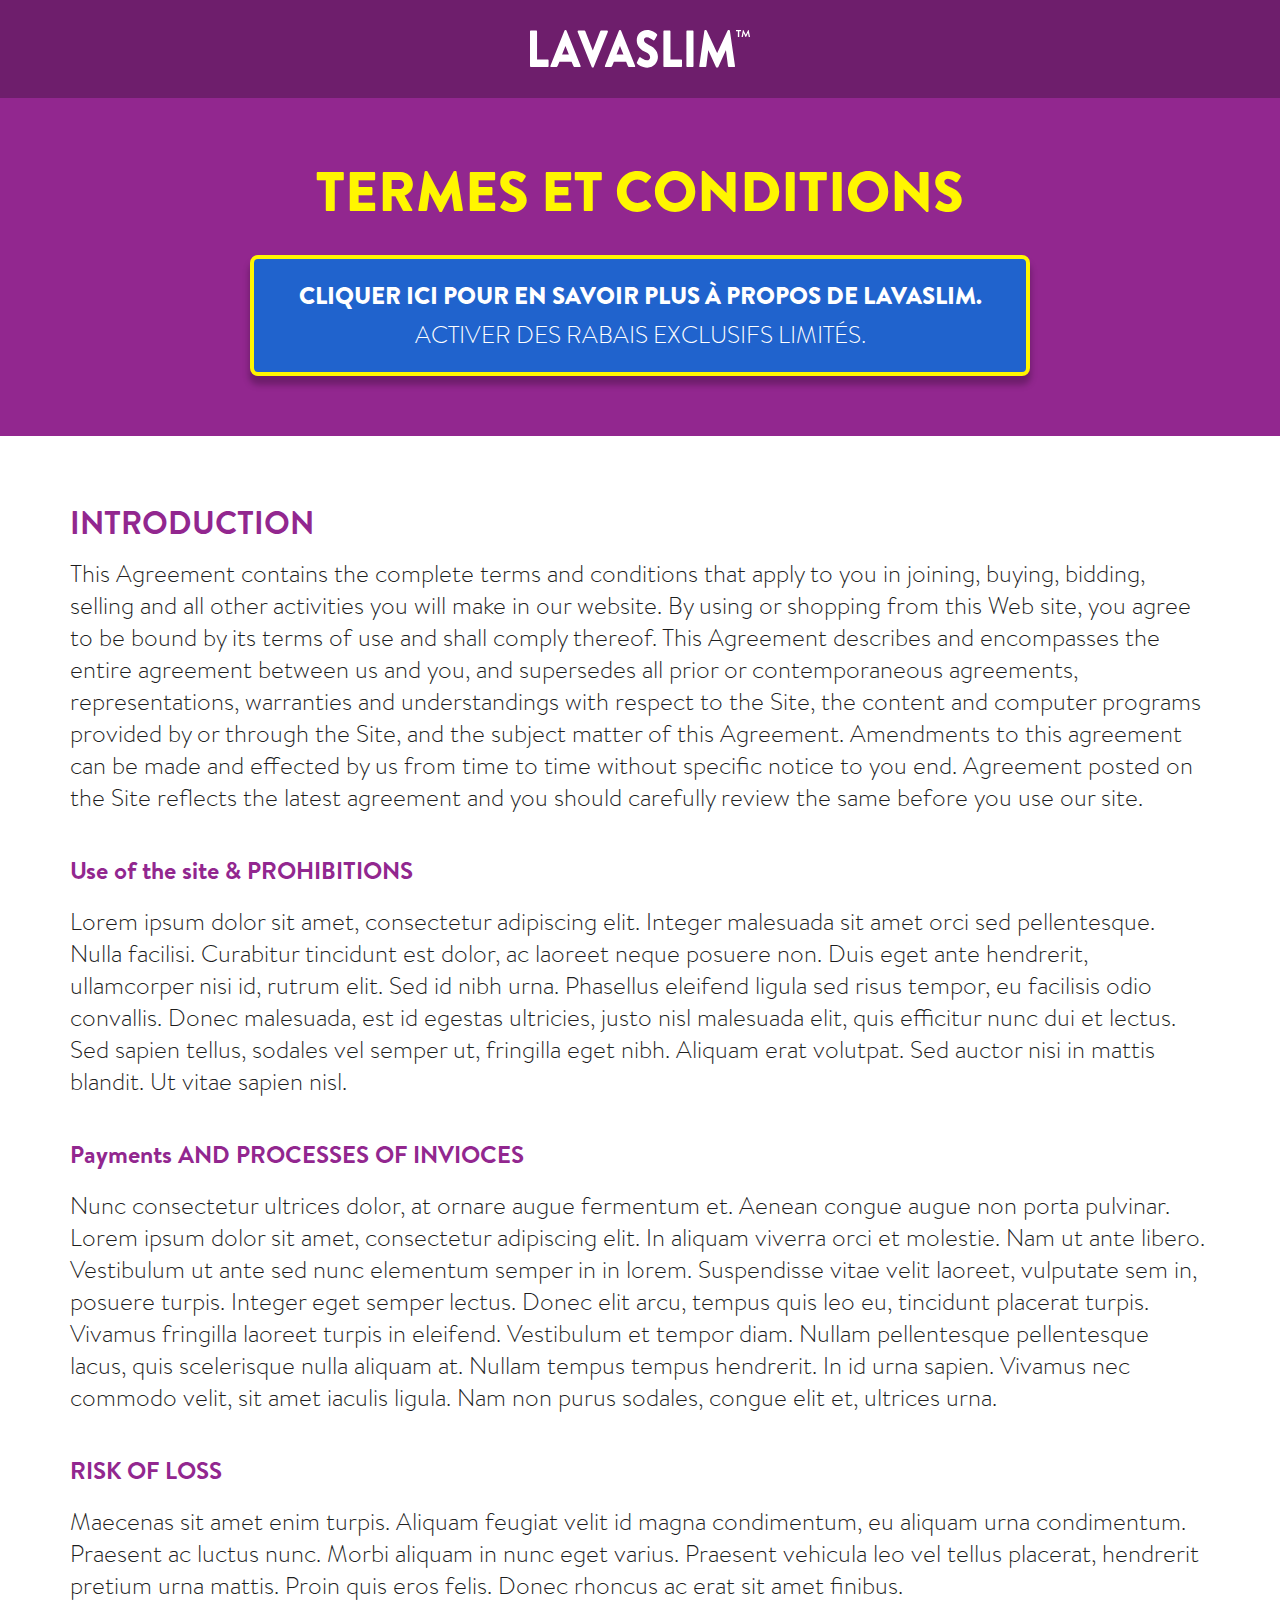
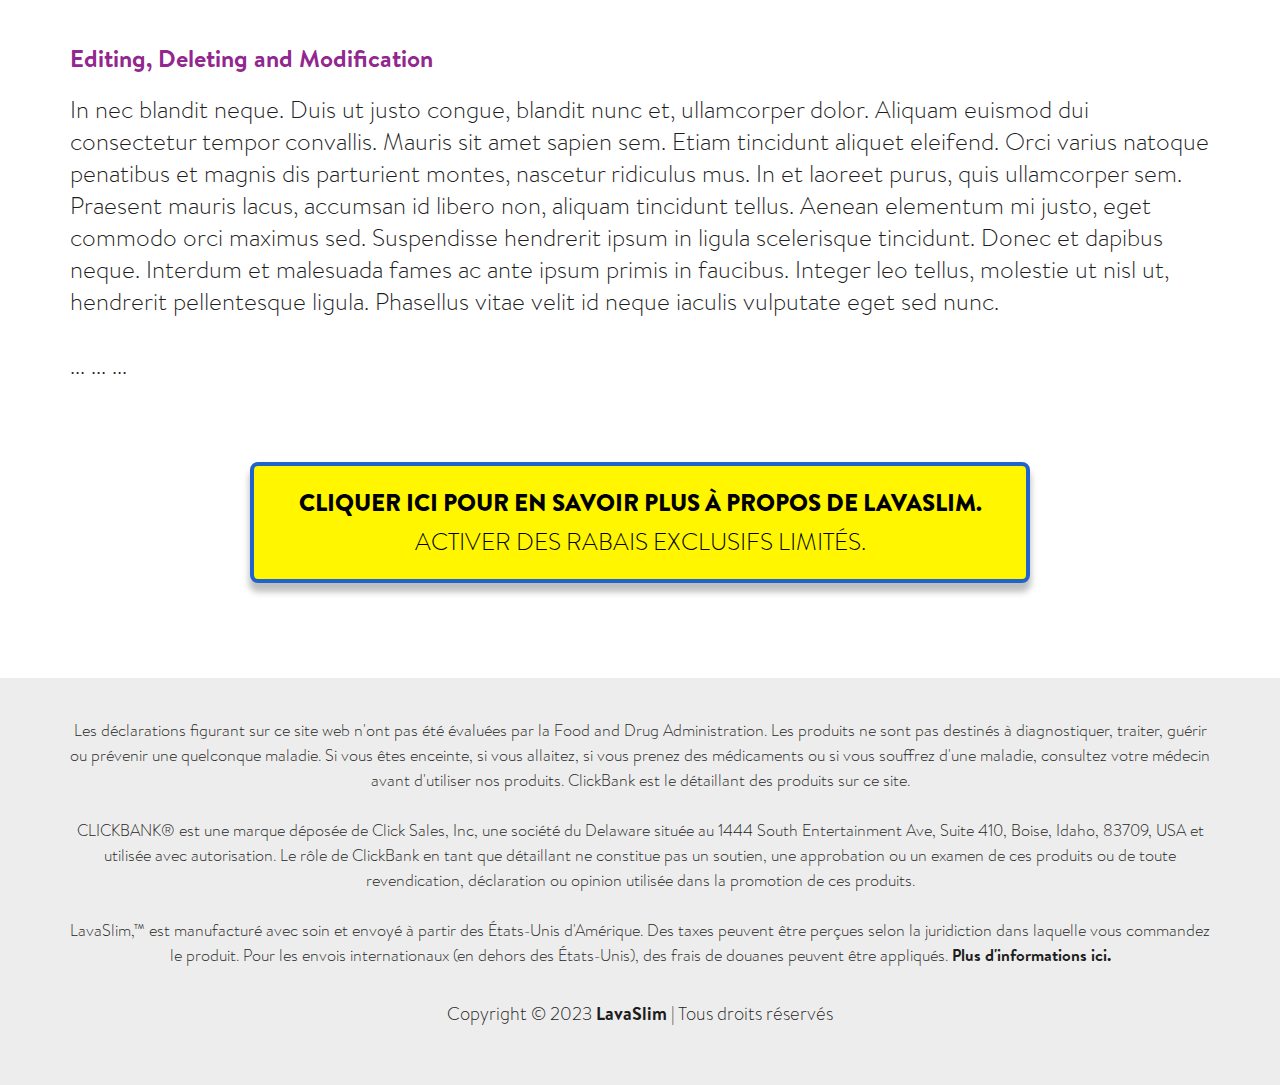
<file: terms.html>
<!DOCTYPE html>
<html lang="en">

<head>
    <meta charset="UTF-8" />
    <meta http-equiv="X-UA-Compatible" content="IE=edge" />
    <meta name="viewport" content="width=device-width, initial-scale=1.0" />
    <link rel="stylesheet" href="css/main.css" />
    <title>Terms&Conditions</title>
</head>

<body>
    <!-- header start
    =========================================== -->
    <header class="header2 light" id="header">
        <div class="auto__container">
            <div class="header2__inner">
                <a href="#home" class="header2__inner-logo links">
                    <img src="./images/home/logo.svg" alt="" />
                </a>
            </div>
        </div>
    </header>
    <!-- header end
    =========================================== -->
    <main class="main sm">
        <!-- hero start
    =========================================== -->
        <div class="anchor" id="home"></div>
        <section class="hero large light">
            <div class="auto__container">
                <div class="hero__inner">
                    <div class="hero__inner-title">
                        <h1 class="sm">
                            <span>termes et conditions</span>
                        </h1>
                    </div>
                    <div class="banner">
                        <h6>
                            Cliquer ICI pour en savoir plus à propos de LavaSlim.
                        </h6>
                        <p>
                            Activer des Rabais Exclusifs Limités.
                        </p>
                    </div>
                </div>
            </div>
        </section>
        <!-- hero end
    =========================================== -->
        <!-- terms start
    =========================================== -->
        <section class="terms">
            <div class="auto__container">
                <div class="terms__inner">
                    <article class="terms__inner-article">
                        <h5>
                            INTRODUCTION
                        </h5>
                        <p>
                            This Agreement contains the complete terms and conditions that apply to you in joining,
                            buying, bidding, selling and all other activities you will make in our website. By using or
                            shopping from this Web site, you agree to be bound by its terms of use and shall comply
                            thereof. This Agreement describes and encompasses the entire agreement between us and you,
                            and supersedes all prior or contemporaneous agreements, representations, warranties and
                            understandings with respect to the Site, the content and computer programs provided by or
                            through the Site, and the subject matter of this Agreement. Amendments to this agreement can
                            be made and effected by us from time to time without specific notice to you end. Agreement
                            posted on the Site reflects the latest agreement and you should carefully review the same
                            before you use our site.
                        </p>
                        <h6>
                            Use of the site & PROHIBITIONS
                        </h6>
                        <p>
                            Lorem ipsum dolor sit amet, consectetur adipiscing elit. Integer malesuada sit amet orci sed
                            pellentesque. Nulla facilisi. Curabitur tincidunt est dolor, ac laoreet neque posuere non.
                            Duis eget ante hendrerit, ullamcorper nisi id, rutrum elit. Sed id nibh urna. Phasellus
                            eleifend ligula sed risus tempor, eu facilisis odio convallis. Donec malesuada, est id
                            egestas ultricies, justo nisl malesuada elit, quis efficitur nunc dui et lectus. Sed sapien
                            tellus, sodales vel semper ut, fringilla eget nibh. Aliquam erat volutpat. Sed auctor nisi
                            in mattis blandit. Ut vitae sapien nisl.
                        </p>
                        <h6>
                            Payments AND PROCESSES OF INVIOCES
                        </h6>
                        <p>
                            Nunc consectetur ultrices dolor, at ornare augue fermentum et. Aenean congue augue non porta
                            pulvinar. Lorem ipsum dolor sit amet, consectetur adipiscing elit. In aliquam viverra orci
                            et molestie. Nam ut ante libero. Vestibulum ut ante sed nunc elementum semper in in lorem.
                            Suspendisse vitae velit laoreet, vulputate sem in, posuere turpis. Integer eget semper
                            lectus. Donec elit arcu, tempus quis leo eu, tincidunt placerat turpis. Vivamus fringilla
                            laoreet turpis in eleifend. Vestibulum et tempor diam. Nullam pellentesque pellentesque
                            lacus, quis scelerisque nulla aliquam at. Nullam tempus tempus hendrerit. In id urna sapien.
                            Vivamus nec commodo velit, sit amet iaculis ligula. Nam non purus sodales, congue elit et,
                            ultrices urna.
                        </p>
                        <h6>
                            RISK OF LOSS
                        </h6>
                        <p>
                            Maecenas sit amet enim turpis. Aliquam feugiat velit id magna condimentum, eu aliquam urna
                            condimentum. Praesent ac luctus nunc. Morbi aliquam in nunc eget varius. Praesent vehicula
                            leo vel tellus placerat, hendrerit pretium urna mattis. Proin quis eros felis. Donec rhoncus
                            ac erat sit amet finibus.
                        </p>
                        <h6>
                            Editing, Deleting and Modification
                        </h6>
                        <p>
                            In nec blandit neque. Duis ut justo congue, blandit nunc et, ullamcorper dolor. Aliquam
                            euismod dui consectetur tempor convallis. Mauris sit amet sapien sem. Etiam tincidunt
                            aliquet eleifend. Orci varius natoque penatibus et magnis dis parturient montes, nascetur
                            ridiculus mus. In et laoreet purus, quis ullamcorper sem. Praesent mauris lacus, accumsan id
                            libero non, aliquam tincidunt tellus. Aenean elementum mi justo, eget commodo orci maximus
                            sed. Suspendisse hendrerit ipsum in ligula scelerisque tincidunt. Donec et dapibus neque.
                            Interdum et malesuada fames ac ante ipsum primis in faucibus. Integer leo tellus, molestie
                            ut nisl ut, hendrerit pellentesque ligula. Phasellus vitae velit id neque iaculis vulputate
                            eget sed nunc.
                            <br> <br>
                            ... ... ...
                        </p>
                    </article>
                    <div class="banner light">
                        <h6>
                            Cliquer ICI pour en savoir plus à propos de LavaSlim.
                        </h6>
                        <p>
                            Activer des Rabais Exclusifs Limités.
                        </p>
                    </div>
                </div>
            </div>
        </section>
        <!-- terms end
    =========================================== -->
        <!-- footer start
    =========================================== -->
        <footer class="footer light">
            <div class="auto__container">
                <div class="footer__inner">
                    <div class="footer__inner-text">
                        <p>
                            Les déclarations figurant sur ce site web n'ont pas été évaluées
                            par la Food and Drug Administration. Les produits ne sont pas
                            destinés à diagnostiquer, traiter, guérir ou prévenir une
                            quelconque maladie. Si vous êtes enceinte, si vous allaitez, si
                            vous prenez des médicaments ou si vous souffrez d'une maladie,
                            consultez votre médecin avant d'utiliser nos produits. ClickBank
                            est le détaillant des produits sur ce site.
                            <br />
                            <br />
                            CLICKBANK® est une marque déposée de Click Sales, Inc, une
                            société du Delaware située au 1444 South Entertainment Ave,
                            Suite 410, Boise, Idaho, 83709, USA et utilisée avec
                            autorisation. Le rôle de ClickBank en tant que détaillant ne
                            constitue pas un soutien, une approbation ou un examen de ces
                            produits ou de toute revendication, déclaration ou opinion
                            utilisée dans la promotion de ces produits.
                            <br />
                            <br />
                            LavaSlim,™ est manufacturé avec soin et envoyé à partir des
                            États-Unis d'Amérique. Des taxes peuvent être perçues selon la
                            juridiction dans laquelle vous commandez le produit. Pour les
                            envois internationaux (en dehors des États-Unis), des frais de
                            douanes peuvent être appliqués. <a href="#">Plus d'informations ici.</a>
                        </p>
                    </div>
                    <div class="footer__inner-copy">
                        <p class="sm">
                            Copyright © 2023 <b>LavaSlim</b> <br />
                            <span>|</span> Tous droits réservés
                        </p>
                    </div>
                </div>
            </div>
        </footer>
        <!-- footer end
    =========================================== -->
    </main>
    <!-- js
    =========================================== -->
    <script src="./js/main.js"></script>
</body>

</html>
</file>
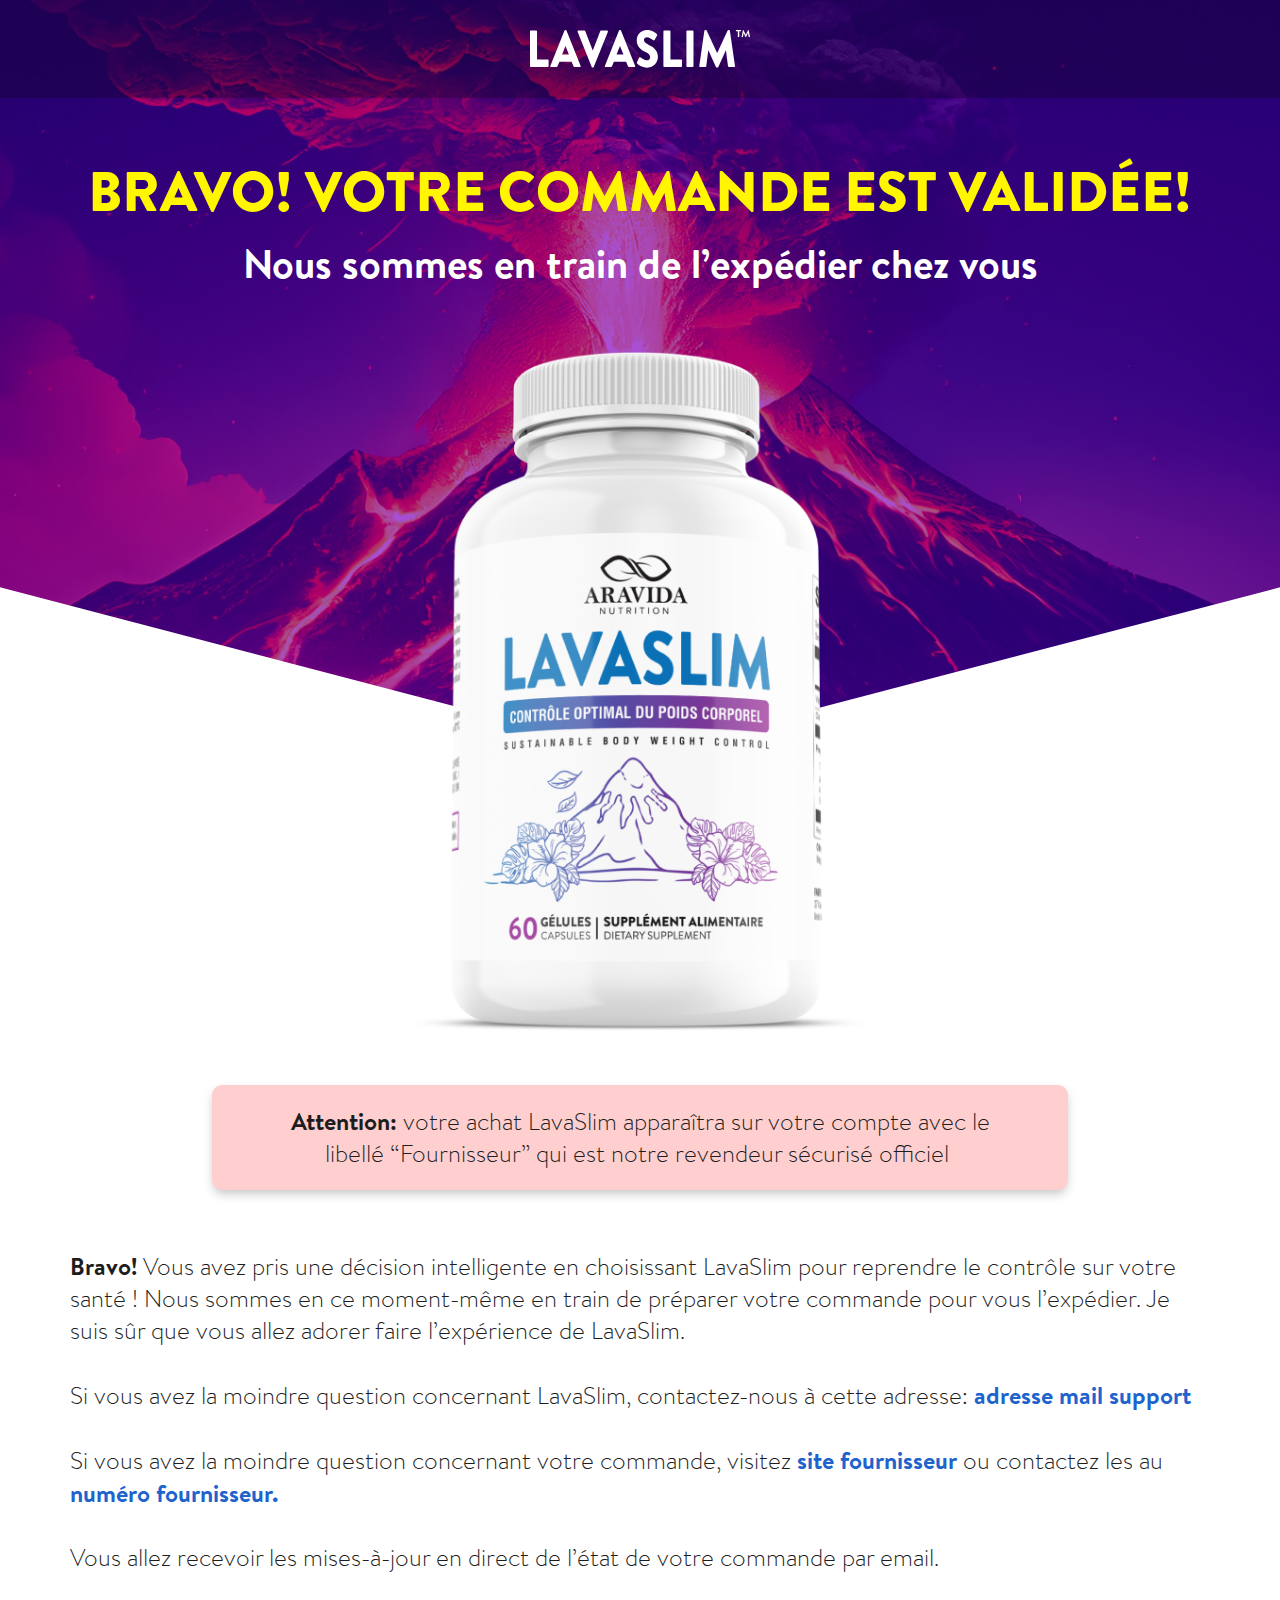
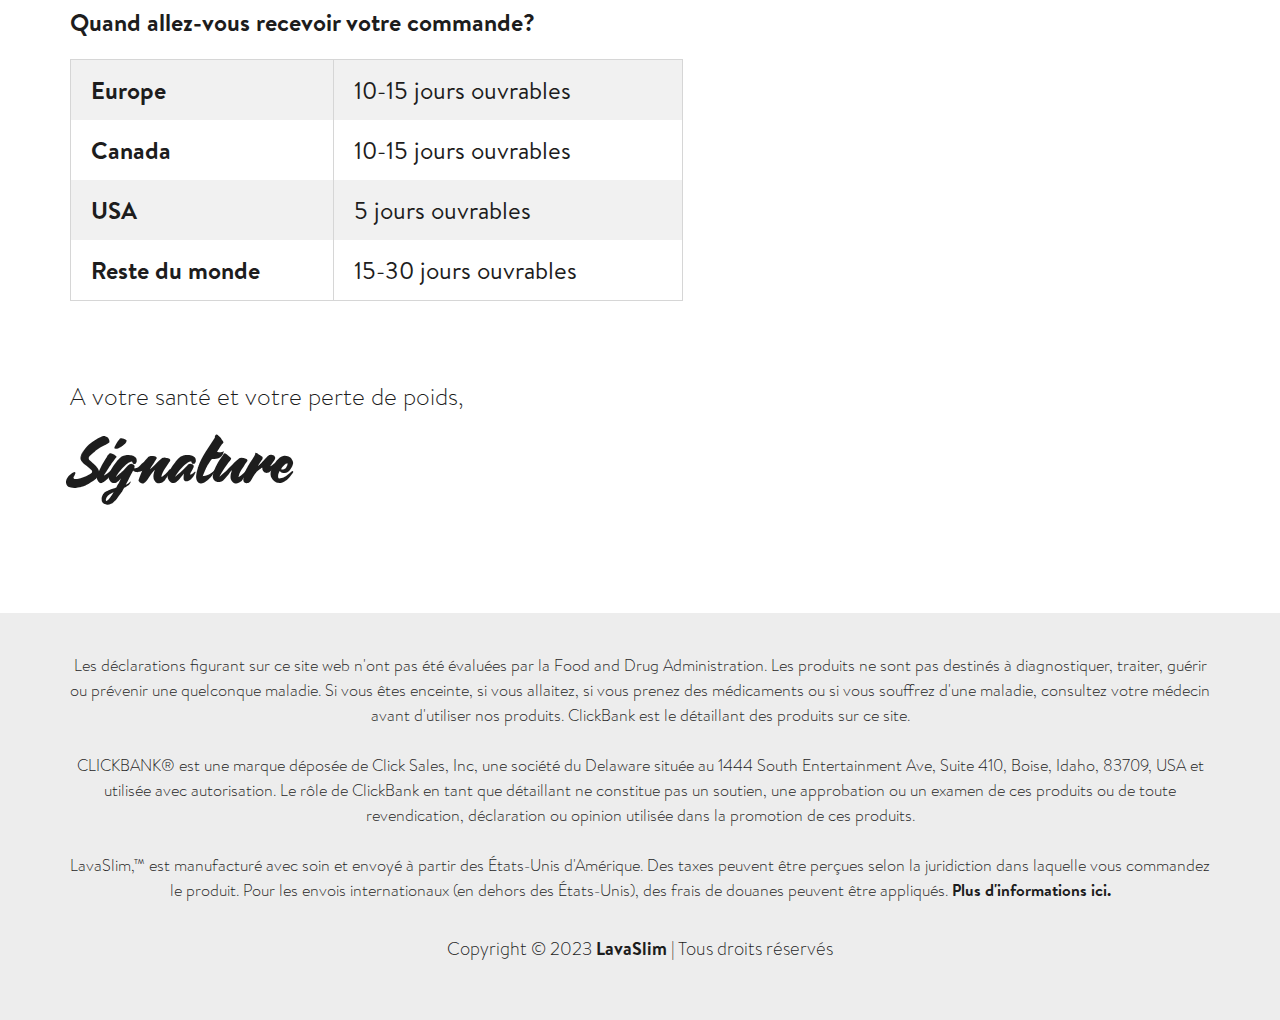
<file: thankYou.html>
<!DOCTYPE html>
<html lang="en">

<head>
    <meta charset="UTF-8" />
    <meta http-equiv="X-UA-Compatible" content="IE=edge" />
    <meta name="viewport" content="width=device-width, initial-scale=1.0" />
    <link rel="stylesheet" href="css/main.css" />
    <title>ThankYou</title>
</head>

<body>
    <!-- header start
    =========================================== -->
    <header class="header2" id="header">
        <div class="auto__container">
            <div class="header2__inner">
                <a href="#home" class="header2__inner-logo links">
                    <img src="./images/home/logo.svg" alt="" />
                </a>
            </div>
        </div>
    </header>
    <!-- header end
    =========================================== -->
    <main class="main sm">
        <!-- hero start
    =========================================== -->
        <div class="anchor" id="home"></div>
        <section class="hero large cut">
            <div class="hero__bg">
                <img src="./images/home/hero-bg.png" alt="" />
            </div>
            <div class="auto__container">
                <div class="hero__inner">
                    <div class="hero__inner-title ex">
                        <h1 class="sm">
                            <span>Bravo! Votre commande est validée!</span>
                        </h1>
                        <h2>
                            Nous sommes en train de l’expédier chez vous
                        </h2>
                    </div>
                    <div class="heroImage ex">
                        <img src="./images/home/hero-image.png" alt="">
                    </div>
                </div>
            </div>
        </section>
        <!-- hero end
    =========================================== -->
        <!-- today start
    =========================================== -->
        <section class="today last">
            <div class="auto__container">
                <div class="today__inner">
                    <div class="today__inner-banner">
                        <p>
                            <b>Attention:</b> votre achat LavaSlim apparaîtra sur votre compte avec le libellé
                            “<span>Fournisseur</span>” qui est notre revendeur sécurisé officiel 
                        </p>
                    </div>
                    <div class="today__inner-text">
                        <p>
                            <b>Bravo!</b>
                            Vous avez pris une décision intelligente en choisissant LavaSlim pour reprendre le
                            contrôle sur votre santé ! Nous sommes en ce moment-même en train de préparer votre commande
                            pour vous l’expédier. Je suis sûr que vous allez adorer faire l’expérience de LavaSlim.
                            <br> <br>
                            Si vous avez la moindre question concernant LavaSlim, contactez-nous à cette adresse:
                            <span>adresse mail support</span>
                            <br> <br>
                            Si vous avez la moindre question concernant votre commande, visitez <span>site
                                fournisseur</span> ou
                            contactez les au <span>numéro fournisseur.</span>
                            <br> <br>
                            Vous allez recevoir les mises-à-jour en direct de l’état de votre commande par email.
                            <br> <br>
                            <b>
                                Quand allez-vous recevoir votre commande?
                            </b>
                        </p>
                    </div>
                    <table>
                        <tr>
                            <th>
                                Europe
                            </th>
                            <td>
                                10-15 jours ouvrables
                            </td>
                        </tr>
                        <tr>
                            <th>
                                Canada
                            </th>
                            <td>
                                10-15 jours ouvrables
                            </td>
                        </tr>
                        <tr>
                            <th>
                                USA
                            </th>
                            <td>
                                5 jours ouvrables
                            </td>
                        </tr>
                        <tr>
                            <th>
                                Reste du monde
                            </th>
                            <td>
                                15-30 jours ouvrables
                            </td>
                        </tr>
                    </table>
                    <div class="signature">
                        <p>
                            A votre santé et votre perte de poids,
                        </p>
                        <h3>
                            Signature
                        </h3>
                    </div>

                </div>
            </div>
        </section>
        <!-- today end
    =========================================== -->
        <!-- footer start
    =========================================== -->
        <footer class="footer light">
            <div class="auto__container">
                <div class="footer__inner">
                    <div class="footer__inner-text">
                        <p>
                            Les déclarations figurant sur ce site web n'ont pas été évaluées
                            par la Food and Drug Administration. Les produits ne sont pas
                            destinés à diagnostiquer, traiter, guérir ou prévenir une
                            quelconque maladie. Si vous êtes enceinte, si vous allaitez, si
                            vous prenez des médicaments ou si vous souffrez d'une maladie,
                            consultez votre médecin avant d'utiliser nos produits. ClickBank
                            est le détaillant des produits sur ce site.
                            <br />
                            <br />
                            CLICKBANK® est une marque déposée de Click Sales, Inc, une
                            société du Delaware située au 1444 South Entertainment Ave,
                            Suite 410, Boise, Idaho, 83709, USA et utilisée avec
                            autorisation. Le rôle de ClickBank en tant que détaillant ne
                            constitue pas un soutien, une approbation ou un examen de ces
                            produits ou de toute revendication, déclaration ou opinion
                            utilisée dans la promotion de ces produits.
                            <br />
                            <br />
                            LavaSlim,™ est manufacturé avec soin et envoyé à partir des
                            États-Unis d'Amérique. Des taxes peuvent être perçues selon la
                            juridiction dans laquelle vous commandez le produit. Pour les
                            envois internationaux (en dehors des États-Unis), des frais de
                            douanes peuvent être appliqués. <a href="#">Plus d'informations ici.</a>
                        </p>
                    </div>
                    <div class="footer__inner-copy">
                        <p class="sm">
                            Copyright © 2023 <b>LavaSlim</b> <br />
                            <span>|</span> Tous droits réservés
                        </p>
                    </div>
                </div>
            </div>
        </footer>
        <!-- footer end
    =========================================== -->
    </main>
    <!-- js
    =========================================== -->
    <script src="./js/main.js"></script>
</body>

</html>
</file>
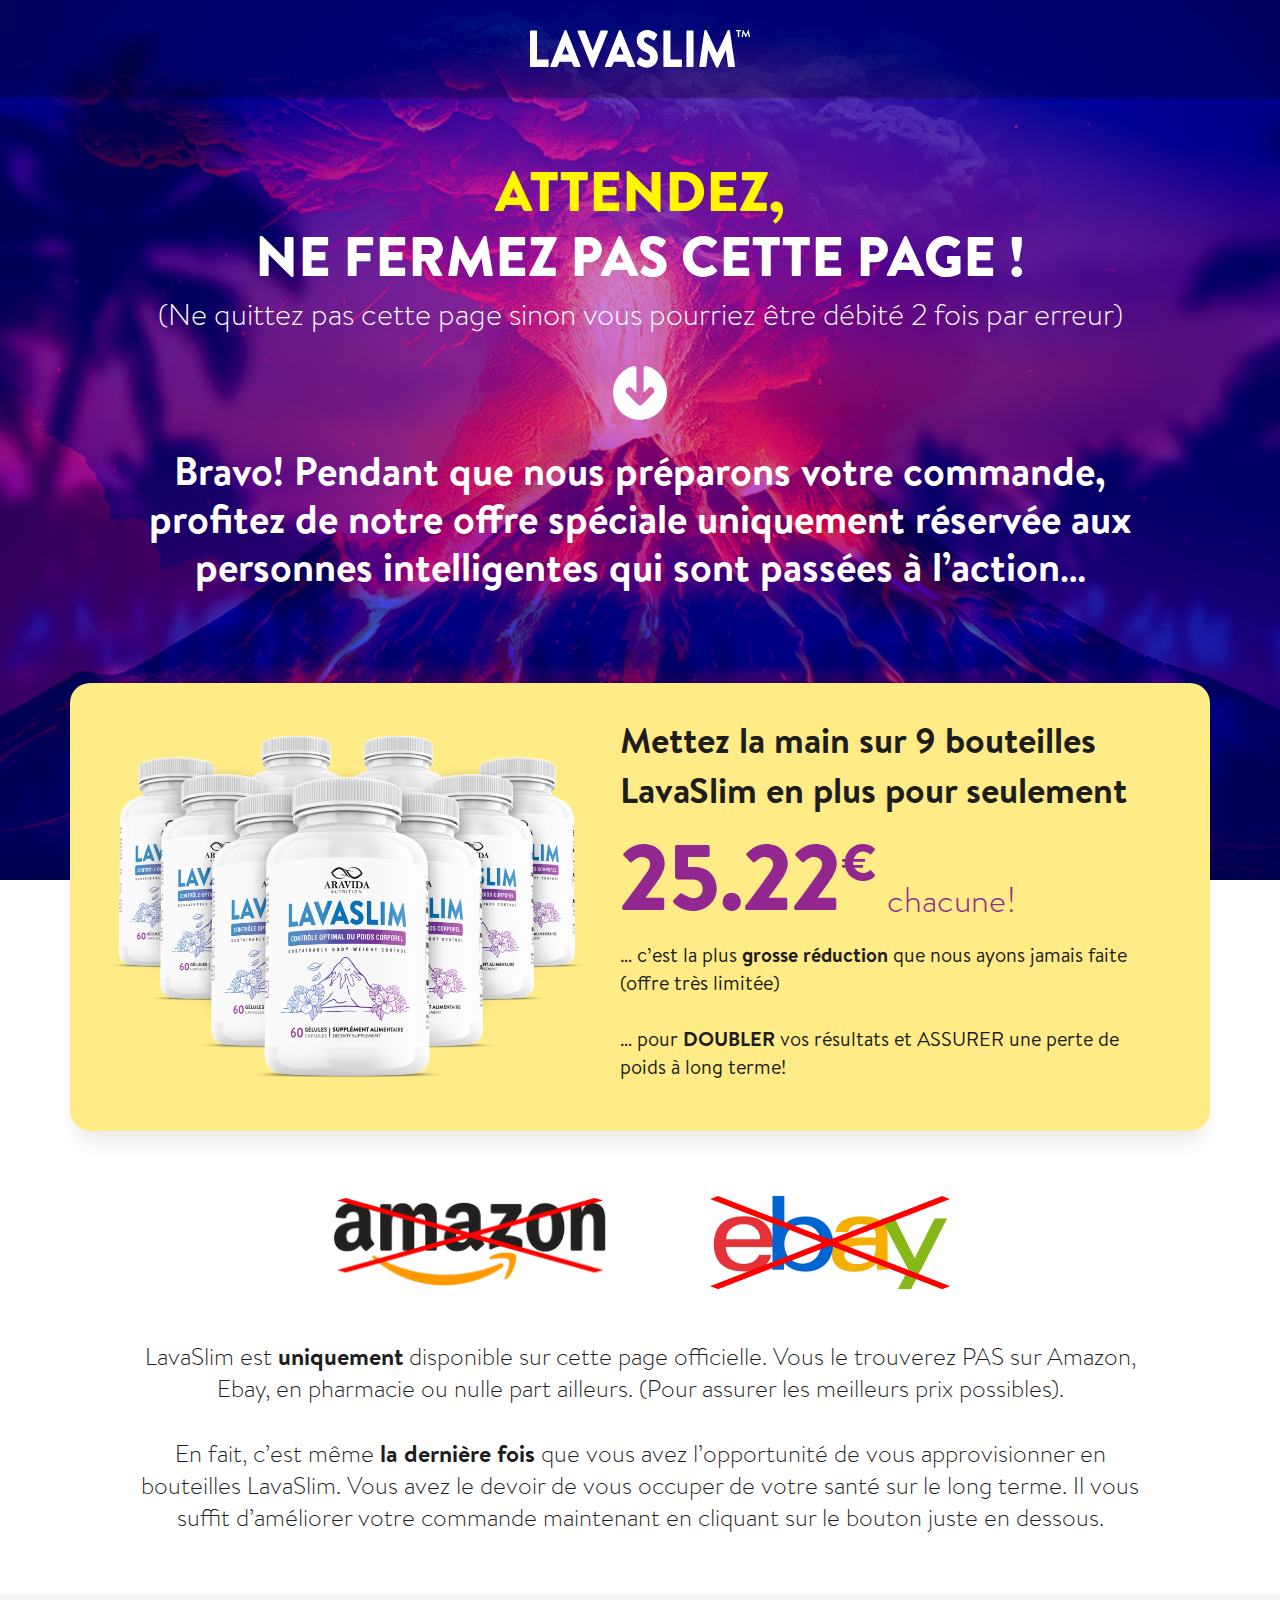
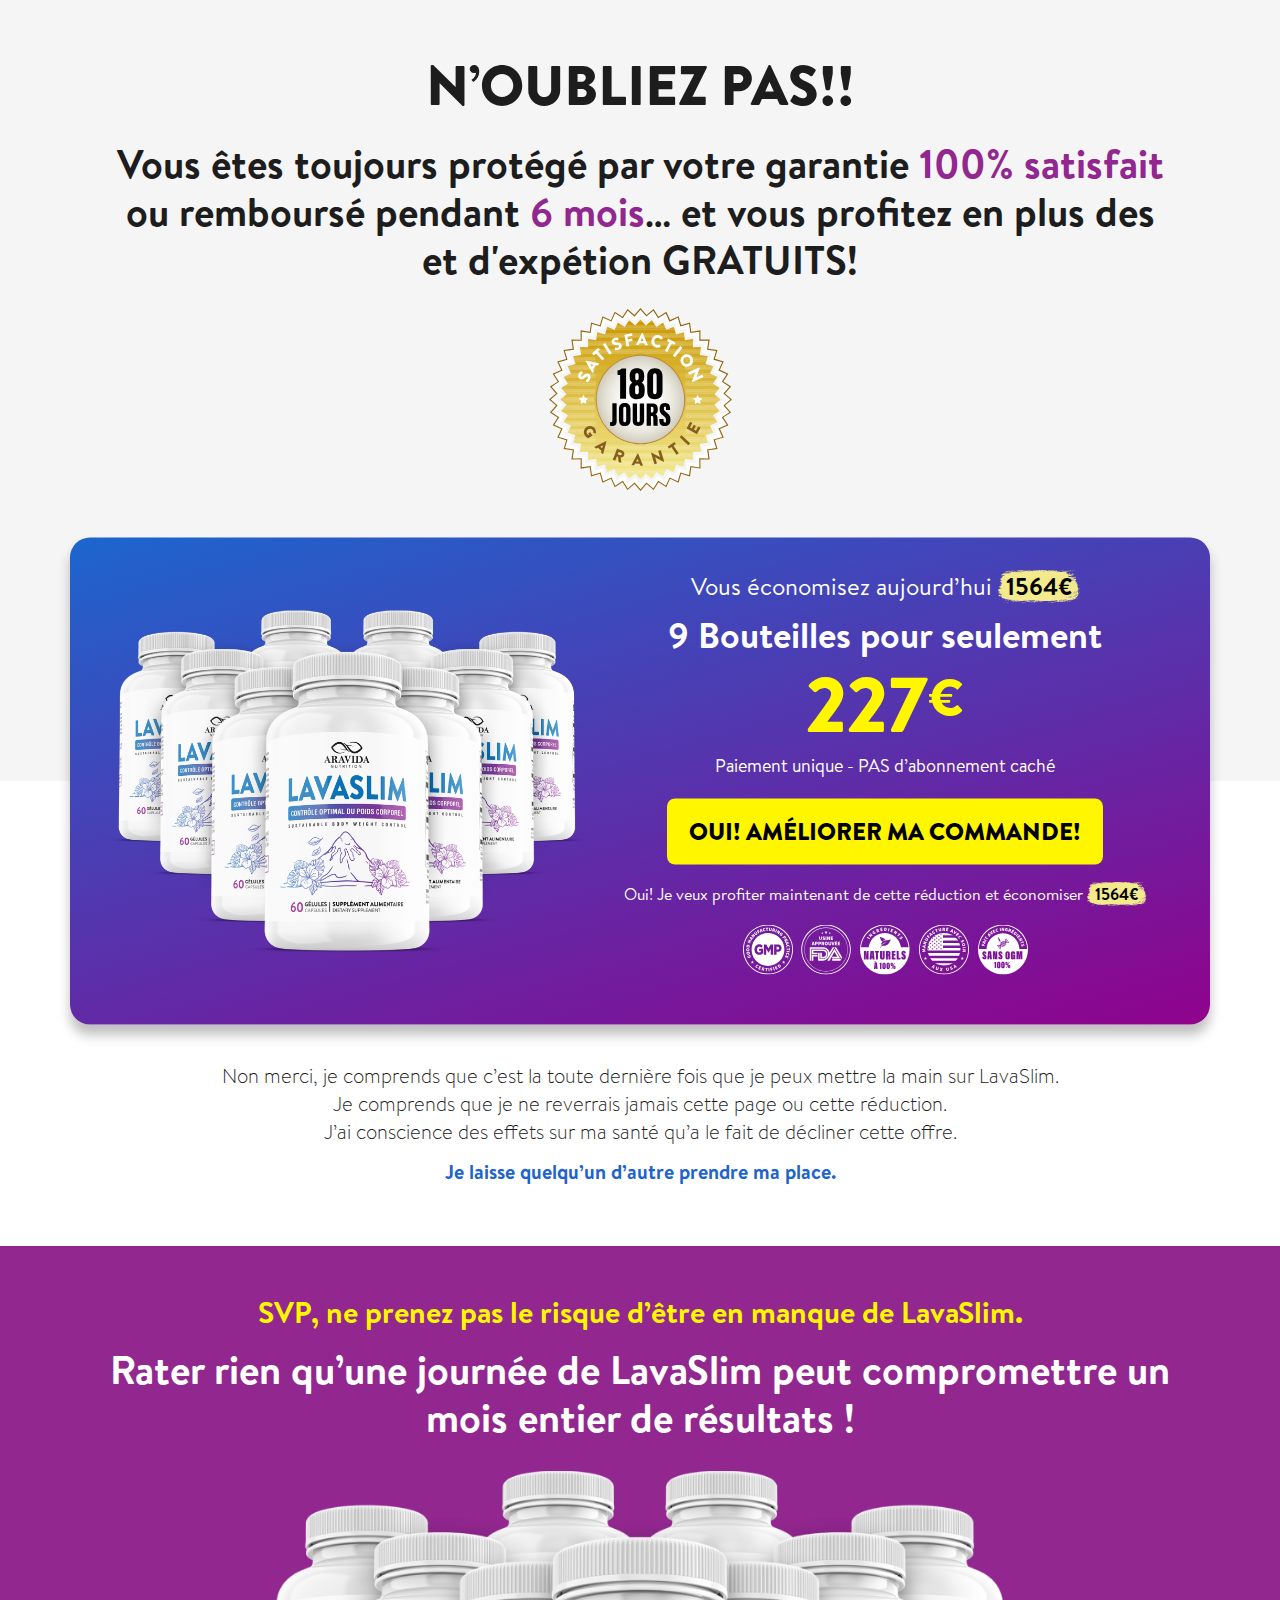
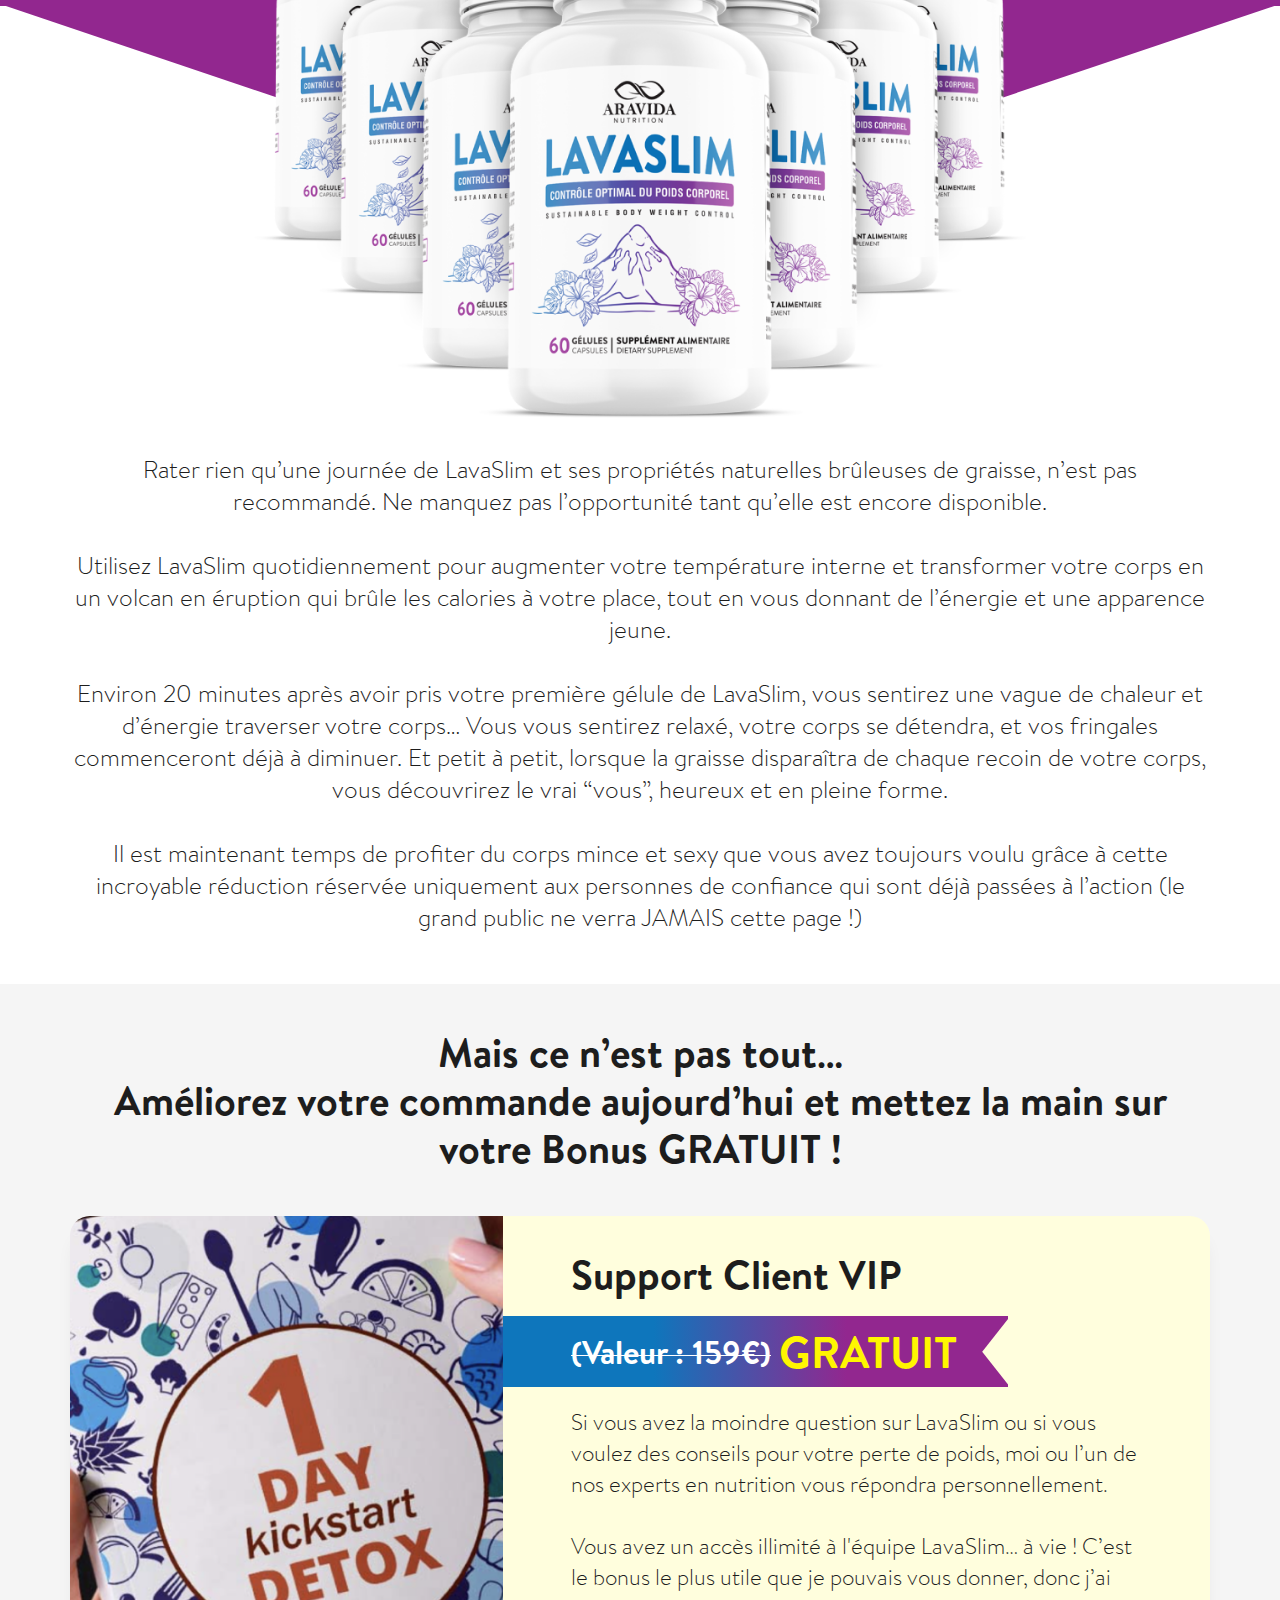
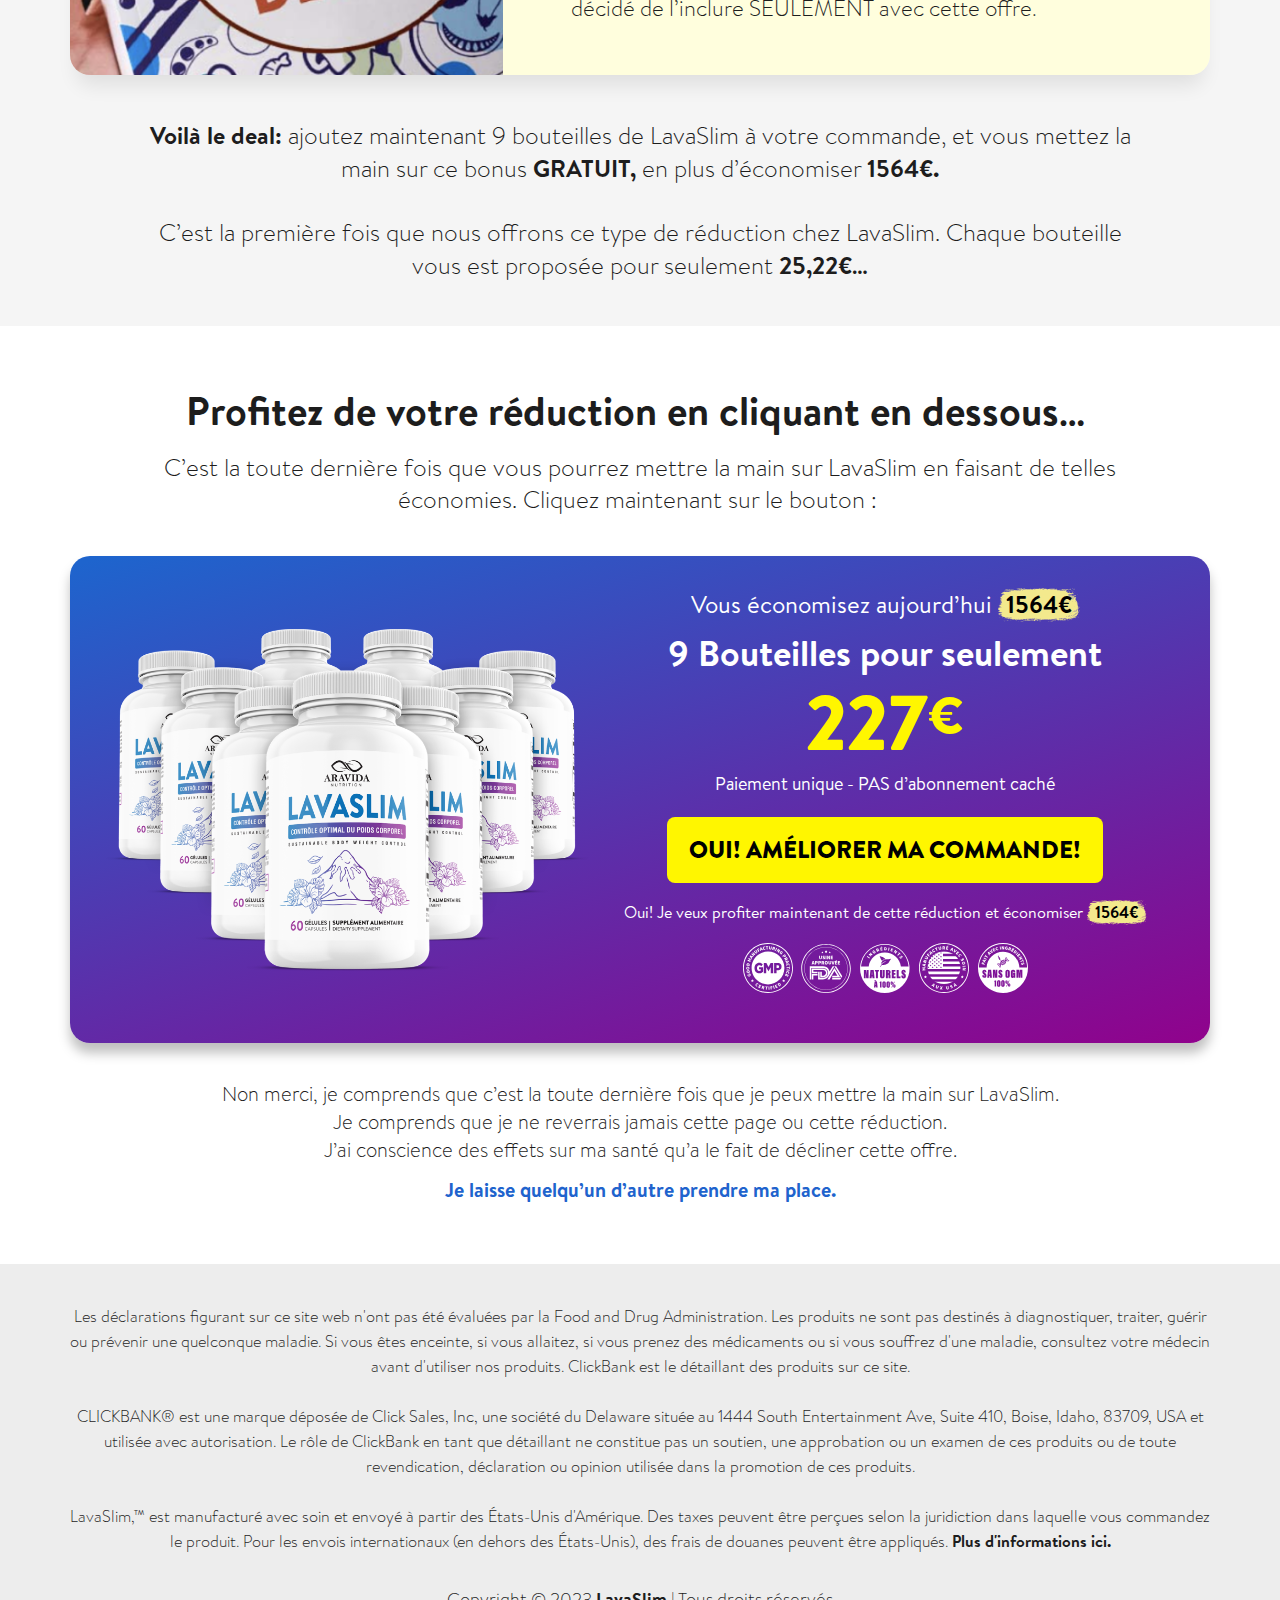
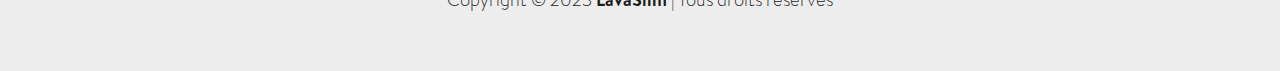
<file: upsell.html>
<!DOCTYPE html>
<html lang="en">

<head>
    <meta charset="UTF-8" />
    <meta http-equiv="X-UA-Compatible" content="IE=edge" />
    <meta name="viewport" content="width=device-width, initial-scale=1.0" />
    <link rel="stylesheet" href="css/main.css" />
    <title>UpSell</title>
</head>

<body>
    <!-- header start
    =========================================== -->
    <header class="header2" id="header">
        <div class="auto__container">
            <div class="header2__inner">
                <a href="#home" class="header2__inner-logo links">
                    <img src="./images/home/logo.svg" alt="" />
                </a>
            </div>
        </div>
    </header>
    <!-- header end
    =========================================== -->
    <main class="main sm">
        <!-- hero start
    =========================================== -->
        <div class="anchor" id="home"></div>
        <section class="hero large">
            <div class="hero__bg">
                <img src="./images/upsell/hero-bg.png" alt="" />
            </div>
            <div class="auto__container">
                <div class="hero__inner">
                    <div class="hero__inner-title">
                        <h1 class="sm">
                            <span>Attendez,</span> <br>
                            ne fermez pas cette page !
                        </h1>
                        <p class="lg">
                            (Ne quittez pas cette page sinon vous pourriez être débité 2 fois par erreur)
                        </p>
                        <a href="#book" class="hero__inner-arrow links">
                            <img src="./images/upsell/icons/arrow-down.svg" alt="">
                        </a>
                        <h2>
                            Bravo! Pendant que nous préparons votre commande, profitez de notre offre spéciale
                            uniquement réservée aux personnes intelligentes qui sont passées à l’action…
                        </h2>
                    </div>
                </div>
            </div>
        </section>
        <!-- hero end
    =========================================== -->
        <!-- discount start
    =========================================== -->
        <section class="discount">
            <div class="auto__container">
                <div class="discount__inner">
                    <div class="discountItem">
     
                        <div class="discountItem__content">
                            <h5>
                                Mettez la main sur 9 bouteilles LavaSlim en plus pour seulement
                            </h5>
                            <div class="discountItem__image">
                                <img src="./images/upsell/bottles.png" alt="">
                            </div>
                            <div class="discountItem__price">
                                <h3>
                                    25.22
                                </h3>
                                <sup>
                                    €
                                </sup>
                                <p>
                                    chacune!
                                </p>
                            </div>
                            <p class="md">
                                … c’est la plus <b>grosse réduction</b> que nous ayons jamais faite (offre très limitée)
                                <br> <br>
                                … pour <b>DOUBLER</b> vos résultats et ASSURER une perte de poids à long terme!
                            </p>
                        </div>
                    </div>
                    <div class="discount__inner-row">
                        <div class="discount__inner-logo">
                            <img src="./images/upsell/amazon.png" alt="">
                        </div>
                        <div class="discount__inner-logo">
                            <img src="./images/upsell/ebay.png" alt="">
                        </div>
                    </div>
                    <div class="discount__inner-content">
                        <p>
                            LavaSlim est <b>uniquement</b> disponible sur cette page officielle. Vous le trouverez PAS
                            sur Amazon, Ebay, en pharmacie ou nulle part ailleurs. (Pour assurer les meilleurs prix
                            possibles).
                            <br> <br>
                            En fait, c’est même <b>la dernière fois</b> que vous avez l’opportunité de vous
                            approvisionner en bouteilles LavaSlim. Vous avez le devoir de vous occuper de votre santé
                            sur le long terme. Il vous suffit d’améliorer votre commande maintenant en cliquant sur le
                            bouton juste en dessous.
                        </p>
                    </div>
                </div>
            </div>
        </section>
        <!-- discount end
    =========================================== -->
        <!-- warranty start
    =========================================== -->
        <section class="warranty light">
            <div class="auto__container">
                <div class="warranty__inner">
                    <div class="warranty__inner-title">
                        <h1>
                            N’oubliez Pas!!
                        </h1>
                        <h2>
                            Vous êtes toujours protégé par votre garantie <span>100% satisfait</span> ou remboursé
                            pendant <span>6 mois</span>… et vous profitez en plus des et d'expétion GRATUITS!
                        </h2>
                    </div>
                    <div class="warranty__inner-medal">
                        <img src="./images/home/icons/medal.svg" alt="" />
                    </div>
                </div>
            </div>
        </section>
        <!-- warranty end
=========================================== -->
        <!-- discount start
    =========================================== -->
        <section class="discount">
            <div class="auto__container">
                <div class="discount__inner">
                    <div class="discountItem dark">
                        <div class="discountItem__content center">
                            <div class="discountItem__image">
                                <img src="./images/upsell/bottles.png" alt="">
                            </div>
                            <p>
                                Vous économisez aujourd’hui <span><img src="./images/upsell/icons/text-bg.svg" alt="">
                                    1564€</span>
                            </p>
                            <h5>
                                9 Bouteilles pour seulement
                            </h5>
                            <div class="discountItem__price">
                                <h3>
                                    227
                                </h3>
                                <sup>
                                    €
                                </sup>
                            </div>
                            <p class="sm">
                                Paiement unique - PAS d’abonnement caché
                            </p>
                            <a href="#" class="button primary">
                                Oui! Améliorer ma commande!
                            </a>
                            <p class="xsm">
                                Oui! Je veux profiter maintenant de cette réduction et économiser <span><img
                                        src="./images/upsell/icons/text-bg.svg" alt="">
                                    1564€</span>
                            </p>
                            <div class="discountItem__row">
                                <div class="discountItem__row-logo">
                                    <img src="./images/home/icons/hero/1.svg" alt="">
                                </div>
                                <div class="discountItem__row-logo">
                                    <img src="./images/home/icons/hero/2.svg" alt="">
                                </div>
                                <div class="discountItem__row-logo">
                                    <img src="./images/home/icons/hero/3.svg" alt="">
                                </div>
                                <div class="discountItem__row-logo">
                                    <img src="./images/home/icons/hero/4.svg" alt="">
                                </div>
                                <div class="discountItem__row-logo">
                                    <img src="./images/home/icons/hero/5.svg" alt="">
                                </div>
                            </div>
                        </div>
                    </div>
                    <div class="discount__inner-content">
                        <p class="md">
                            Non merci, je comprends que c’est la toute dernière fois que je peux mettre la main sur
                            LavaSlim. <br>
                            Je comprends que je ne reverrais jamais cette page ou cette réduction. <br>
                            J’ai conscience des effets sur ma santé qu’a le fait de décliner cette offre.
                            <strong>
                                Je laisse quelqu’un d’autre prendre ma place.
                            </strong>
                        </p>
                    </div>
                </div>
            </div>
        </section>
        <!-- discount end
=========================================== -->
        <!-- bonus start
    =========================================== -->
        <section class="bonus big">
            <div class="bonus__bg"></div>
            <div class="auto__container">
                <div class="bonus__inner">
                    <div class="bonus__inner-title">
                        <h5>
                            SVP, ne prenez pas le risque d’être en manque de LavaSlim.
                        </h5>
                        <h2>
                            Rater rien qu’une journée de LavaSlim peut compromettre un mois entier de résultats !
                        </h2>
                    </div>

                    <div class="bonus__inner-image">
                        <img src="./images/upsell/bottles.png" alt="">
                    </div>
                    <div class="bonus__inner-content">
                        <p>
                            Rater rien qu’une journée de LavaSlim et ses propriétés naturelles brûleuses de graisse,
                            n’est pas recommandé. Ne manquez pas l’opportunité tant qu’elle est encore disponible.
                            <br> <br>
                            Utilisez LavaSlim quotidiennement pour augmenter votre température interne et transformer
                            votre corps en un volcan en éruption qui brûle les calories à votre place, tout en vous
                            donnant de l’énergie et une apparence jeune.
                            <br> <br>
                            Environ 20 minutes après avoir pris votre première gélule de LavaSlim, vous sentirez une
                            vague de chaleur et d’énergie traverser votre corps… Vous vous sentirez relaxé, votre corps
                            se détendra, et vos fringales commenceront déjà à diminuer. Et petit à petit, lorsque la
                            graisse disparaîtra de chaque recoin de votre corps, vous découvrirez le vrai “vous”,
                            heureux et en pleine forme.
                            <br> <br>
                            Il est maintenant temps de profiter du corps mince et sexy que vous avez toujours voulu
                            grâce à cette incroyable réduction réservée uniquement aux personnes de confiance qui sont
                            déjà passées à l’action
                            (le grand public ne verra JAMAIS cette page !)
                        </p>
                    </div>
                </div>
            </div>
        </section>
        <!-- bonus end
=========================================== -->
        <!-- book start
    =========================================== -->
    <div class="anchor" id="book"></div>
    <section class="book">
        <div class="auto__container">
            <div class="book__inner">
                <div class="book__inner-title">
                    <h2>
                        Mais ce n’est pas tout… <br>
                        Améliorez votre commande aujourd’hui et mettez la main sur votre Bonus GRATUIT !
                    </h2>
                </div>
                <div class="bookCard">
                    <div class="bookCard__image">
                        <div class="bookCard__image-inner">
                            <img src="./images/home/bonus/1.png" alt="">
                        </div>
                    </div>
                    <div class="bookCard__content">
                        <h2>
                            Support Client VIP
                        </h2>
                        <h5>
                           <b>(Valeur : 159€)</b> <span>GRATUIT</span>
                        </h5>
                        <p class="ex">
                            Si vous avez la moindre question sur LavaSlim ou si vous voulez des conseils pour votre
                            perte de poids, moi ou l’un de nos experts en nutrition vous répondra personnellement.
                            <br> <br>
                            Vous avez un accès illimité à l'équipe LavaSlim… à vie ! C’est le bonus le plus utile
                            que je pouvais vous donner, donc j’ai décidé de l’inclure SEULEMENT avec cette offre.
                        </p>
                    </div>
                </div>
                <div class="book__inner-text">
                    <p>
                        <b>
                            Voilà le deal:
                        </b> ajoutez maintenant 9 bouteilles de LavaSlim à votre commande, et vous mettez la main
                        sur ce bonus <b>GRATUIT,</b> en plus d’économiser <b>1564€.</b>
                        <br> <br>
                        C’est la première fois que nous offrons ce type de réduction chez LavaSlim. Chaque bouteille
                        vous est proposée pour seulement <b>25,22€…</b>
                    </p>
                </div>
            </div>
        </div>
    </section>
    <!-- book end
=========================================== -->
        <!-- discount start
    =========================================== -->
        <section class="discount">
            <div class="auto__container">
                <div class="discount__inner">
                    <div class="discount__inner-title">
                        <h2>
                            Profitez de votre réduction en cliquant en dessous… 
                        </h2>
                        <p>
                            C’est la toute dernière fois que vous pourrez mettre la main sur LavaSlim en faisant de
                            telles économies. Cliquez maintenant sur le bouton : 
                        </p>
                    </div>
                    <div class="discountItem dark sm">
              
                        <div class="discountItem__content center">
                            <div class="discountItem__image">
                                <img src="./images/upsell/bottles.png" alt="">
                            </div>
                            <p>
                                Vous économisez aujourd’hui <span><img src="./images/upsell/icons/text-bg.svg" alt="">
                                    1564€</span>
                            </p>
                            <h5>
                                9 Bouteilles pour seulement
                            </h5>
                            <div class="discountItem__price">
                                <h3>
                                    227
                                </h3>
                                <sup>
                                    €
                                </sup>
                            </div>
                            <p class="sm">
                                Paiement unique - PAS d’abonnement caché
                            </p>
                            <a href="#" class="button primary">
                                Oui! Améliorer ma commande!
                            </a>
                            <p class="xsm">
                                Oui! Je veux profiter maintenant de cette réduction et économiser <span><img
                                        src="./images/upsell/icons/text-bg.svg" alt="">
                                    1564€</span>
                            </p>
                            <div class="discountItem__row">
                                <div class="discountItem__row-logo">
                                    <img src="./images/home/icons/hero/1.svg" alt="">
                                </div>
                                <div class="discountItem__row-logo">
                                    <img src="./images/home/icons/hero/2.svg" alt="">
                                </div>
                                <div class="discountItem__row-logo">
                                    <img src="./images/home/icons/hero/3.svg" alt="">
                                </div>
                                <div class="discountItem__row-logo">
                                    <img src="./images/home/icons/hero/4.svg" alt="">
                                </div>
                                <div class="discountItem__row-logo">
                                    <img src="./images/home/icons/hero/5.svg" alt="">
                                </div>
                            </div>
                        </div>
                    </div>
                    <div class="discount__inner-content">
                        <p class="md">
                            Non merci, je comprends que c’est la toute dernière fois que je peux mettre la main sur
                            LavaSlim. <br>
                            Je comprends que je ne reverrais jamais cette page ou cette réduction. <br>
                            J’ai conscience des effets sur ma santé qu’a le fait de décliner cette offre.
                            <strong>
                                Je laisse quelqu’un d’autre prendre ma place.
                            </strong>
                        </p>
                    </div>
                </div>
            </div>
        </section>
        <!-- discount end
=========================================== -->

        <!-- footer start
    =========================================== -->
        <footer class="footer light">
            <div class="auto__container">
                <div class="footer__inner">
                    <div class="footer__inner-text">
                        <p>
                            Les déclarations figurant sur ce site web n'ont pas été évaluées
                            par la Food and Drug Administration. Les produits ne sont pas
                            destinés à diagnostiquer, traiter, guérir ou prévenir une
                            quelconque maladie. Si vous êtes enceinte, si vous allaitez, si
                            vous prenez des médicaments ou si vous souffrez d'une maladie,
                            consultez votre médecin avant d'utiliser nos produits. ClickBank
                            est le détaillant des produits sur ce site.
                            <br />
                            <br />
                            CLICKBANK® est une marque déposée de Click Sales, Inc, une
                            société du Delaware située au 1444 South Entertainment Ave,
                            Suite 410, Boise, Idaho, 83709, USA et utilisée avec
                            autorisation. Le rôle de ClickBank en tant que détaillant ne
                            constitue pas un soutien, une approbation ou un examen de ces
                            produits ou de toute revendication, déclaration ou opinion
                            utilisée dans la promotion de ces produits.
                            <br />
                            <br />
                            LavaSlim,™ est manufacturé avec soin et envoyé à partir des
                            États-Unis d'Amérique. Des taxes peuvent être perçues selon la
                            juridiction dans laquelle vous commandez le produit. Pour les
                            envois internationaux (en dehors des États-Unis), des frais de
                            douanes peuvent être appliqués. <a href="#">Plus d'informations ici.</a>
                        </p>
                    </div>
                    <div class="footer__inner-copy">
                        <p class="sm">
                            Copyright © 2023 <b>LavaSlim</b> <br />
                            <span>|</span> Tous droits réservés
                        </p>
                    </div>
                </div>
            </div>
        </footer>
        <!-- footer end
    =========================================== -->
    </main>
    <!-- js
    =========================================== -->
    <script src="./js/main.js"></script>
</body>

</html>
</file>
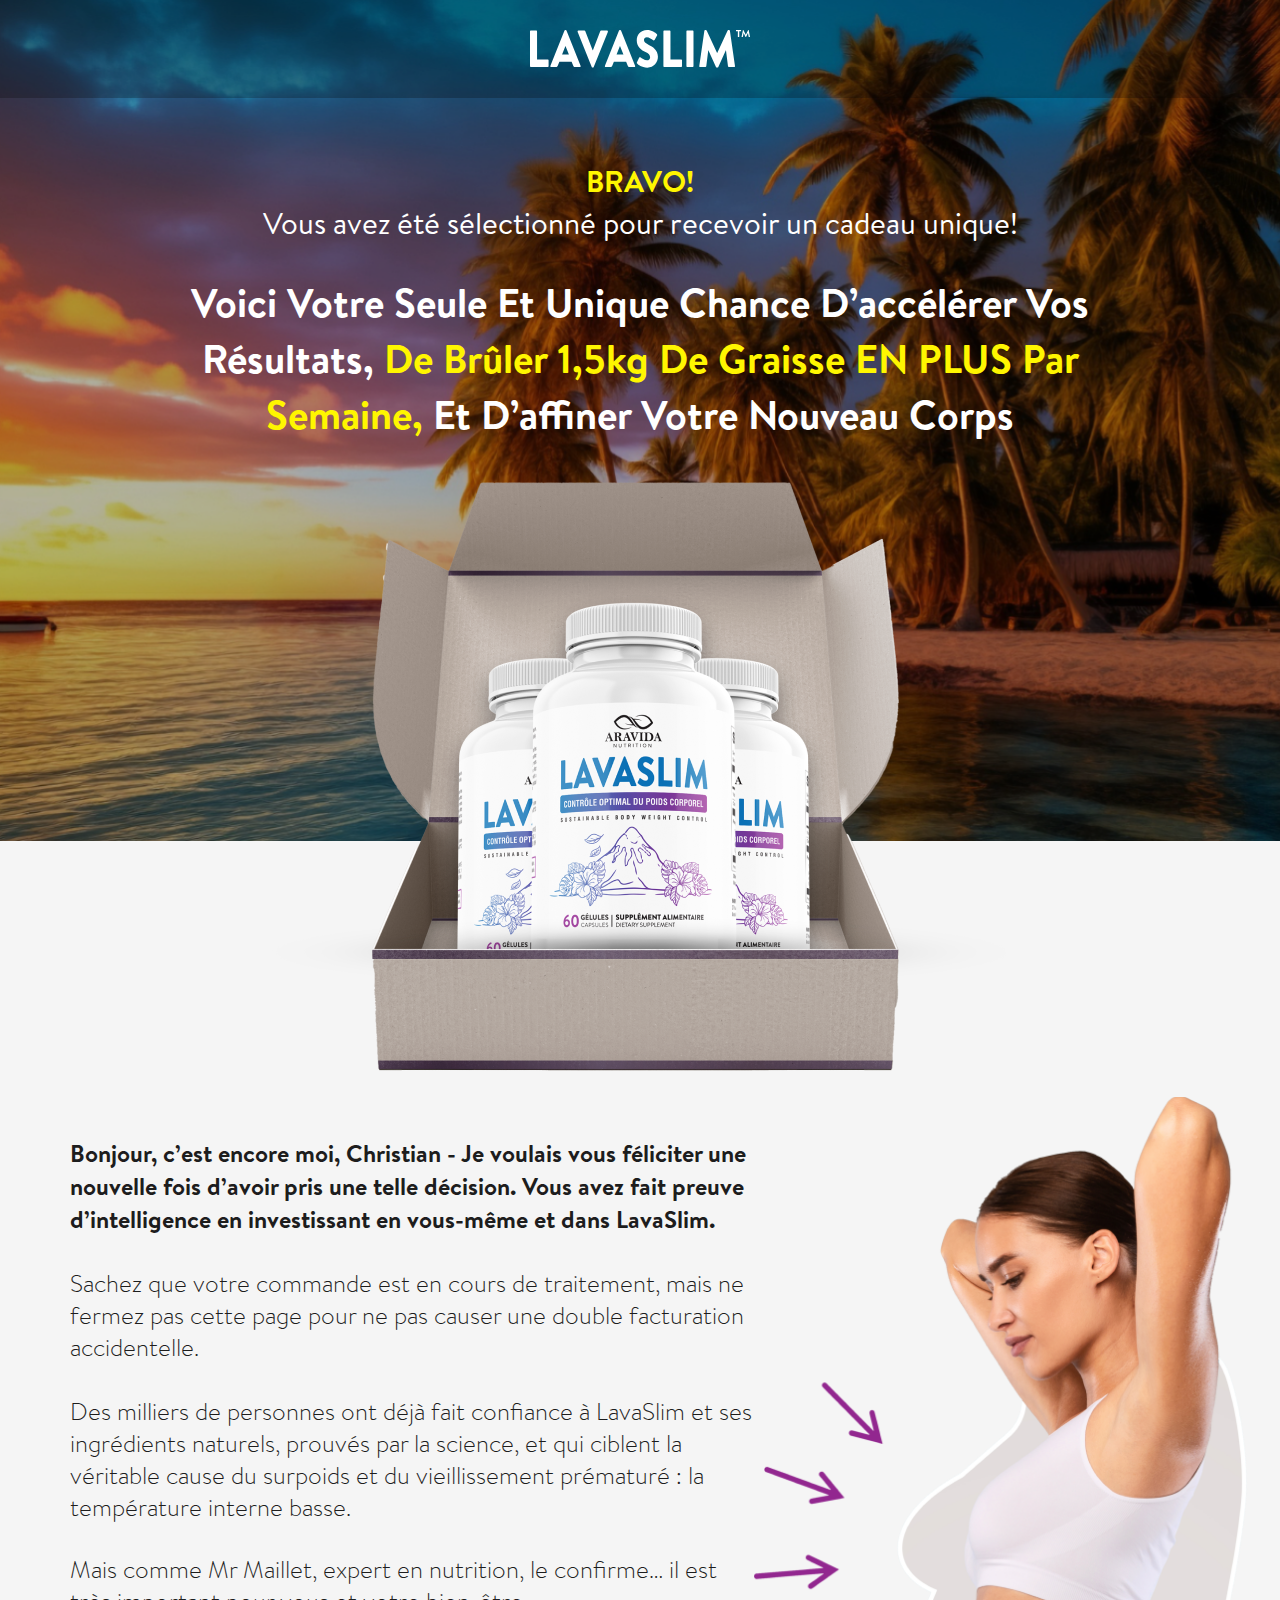
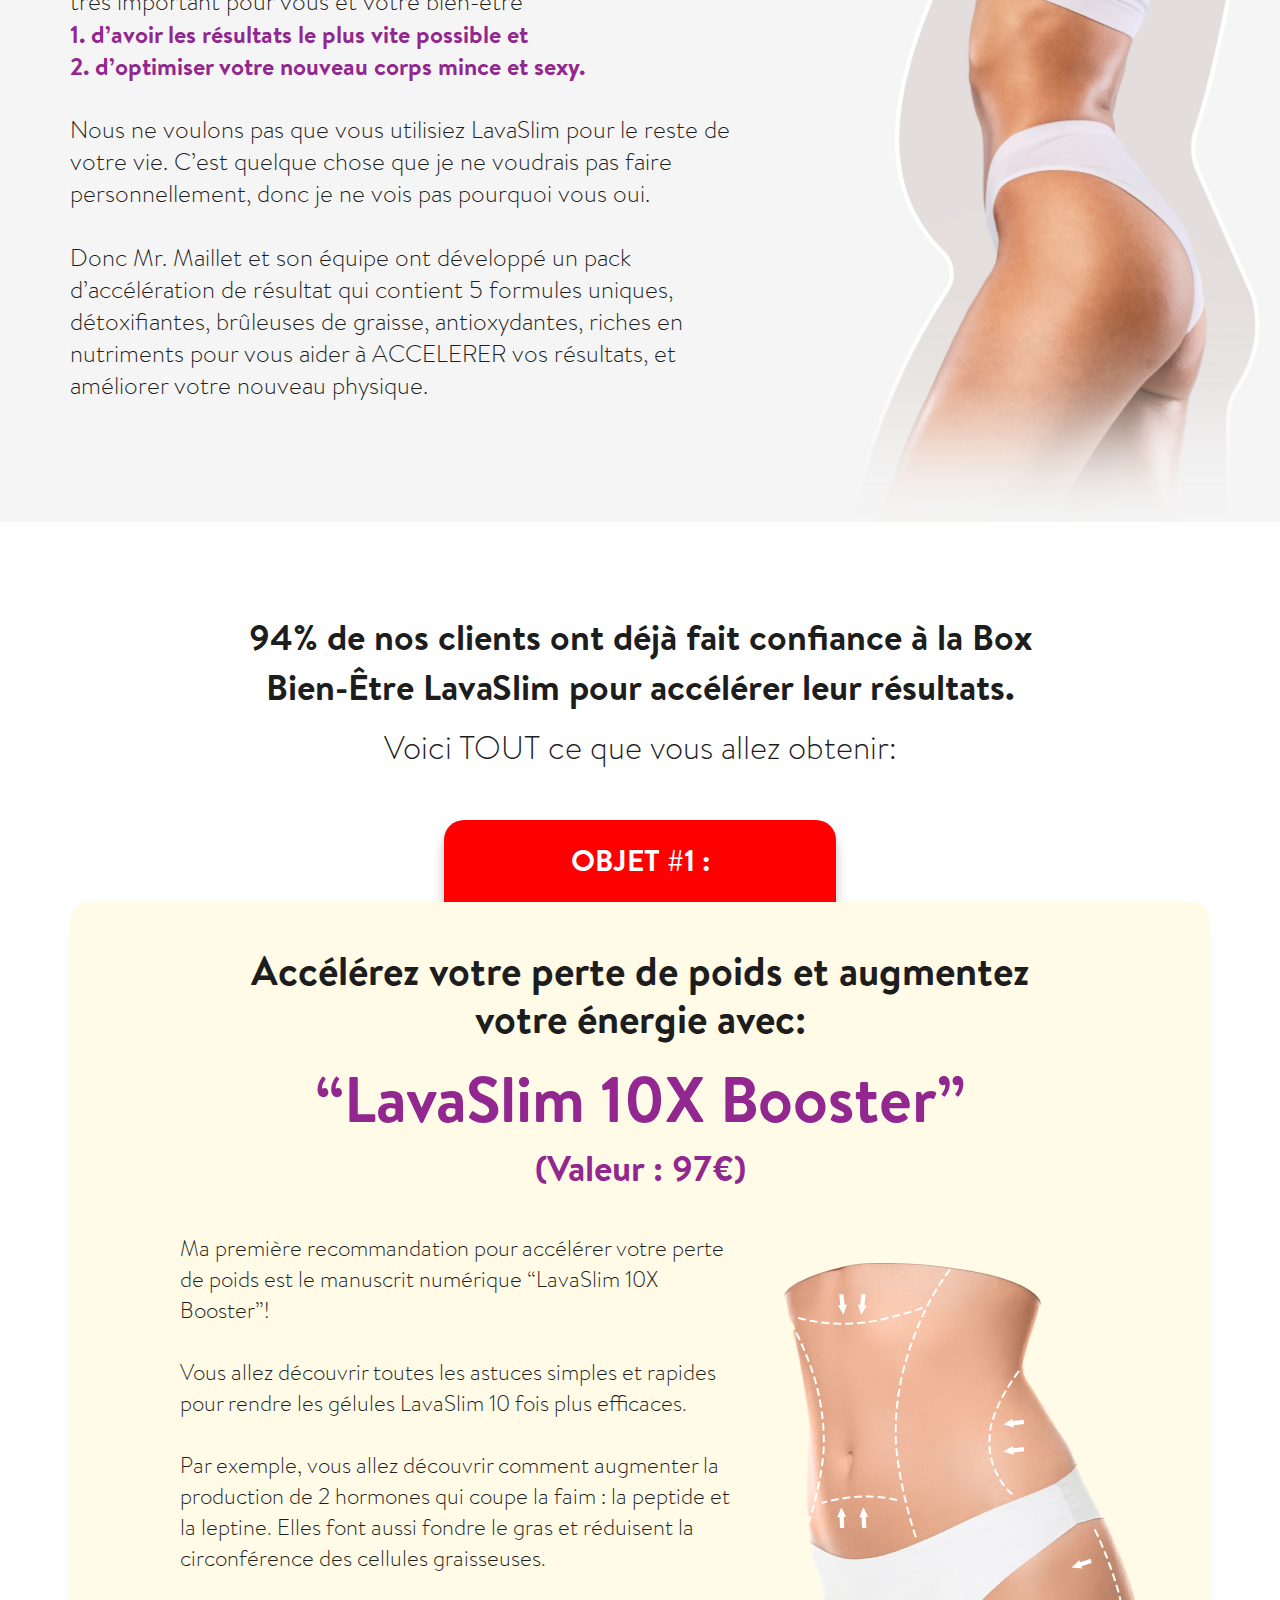
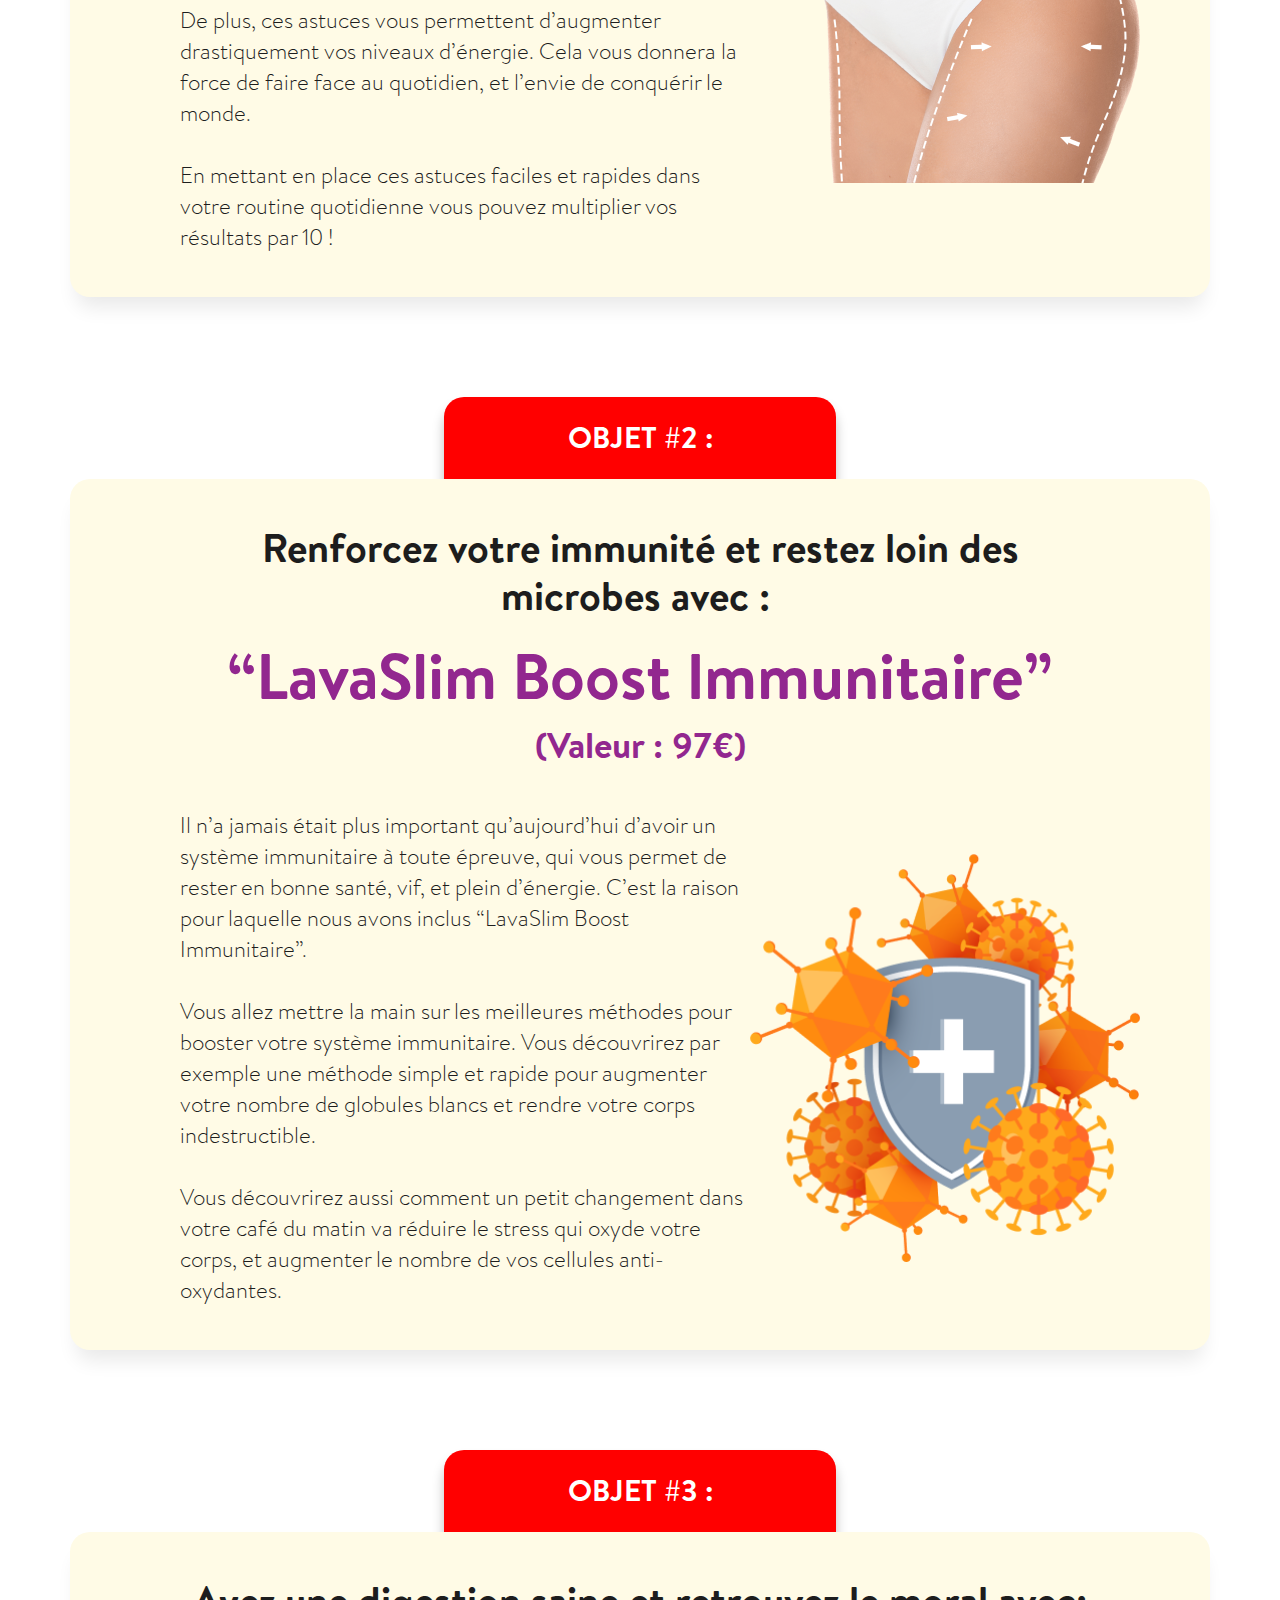
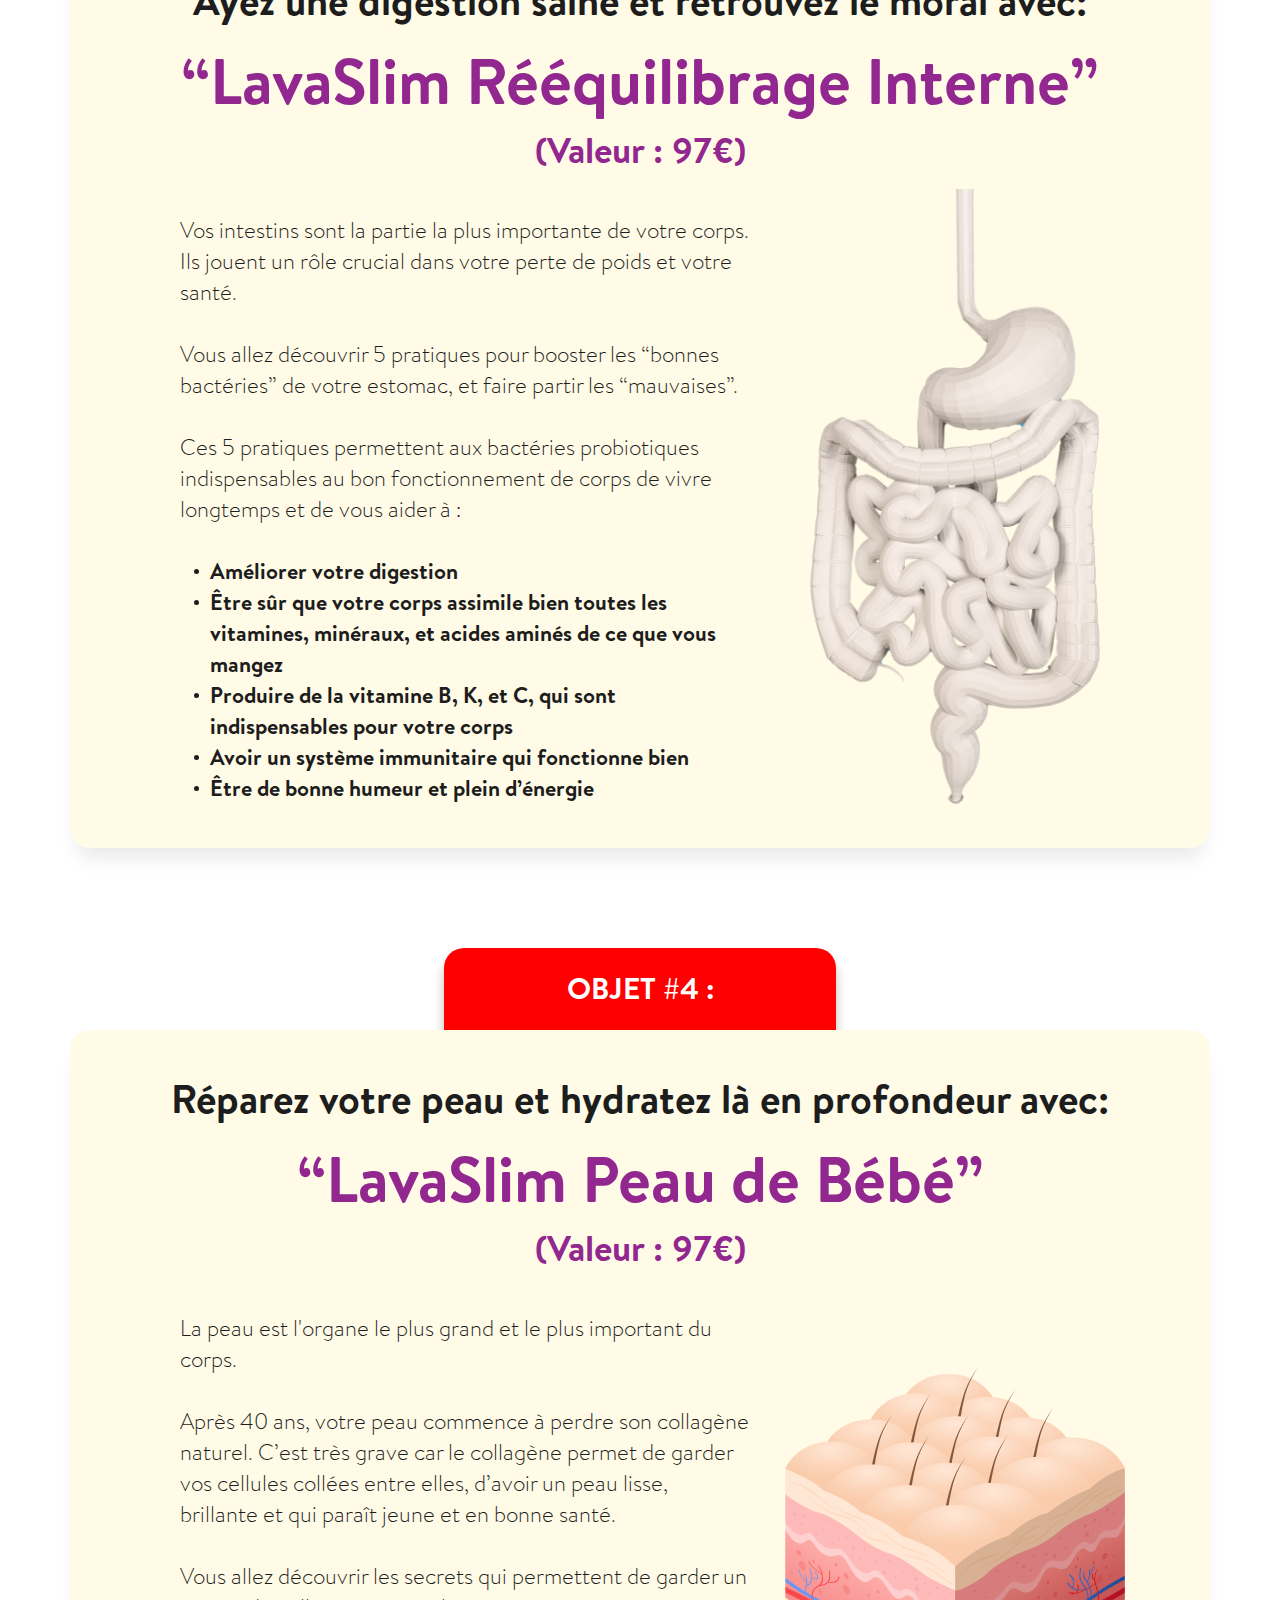
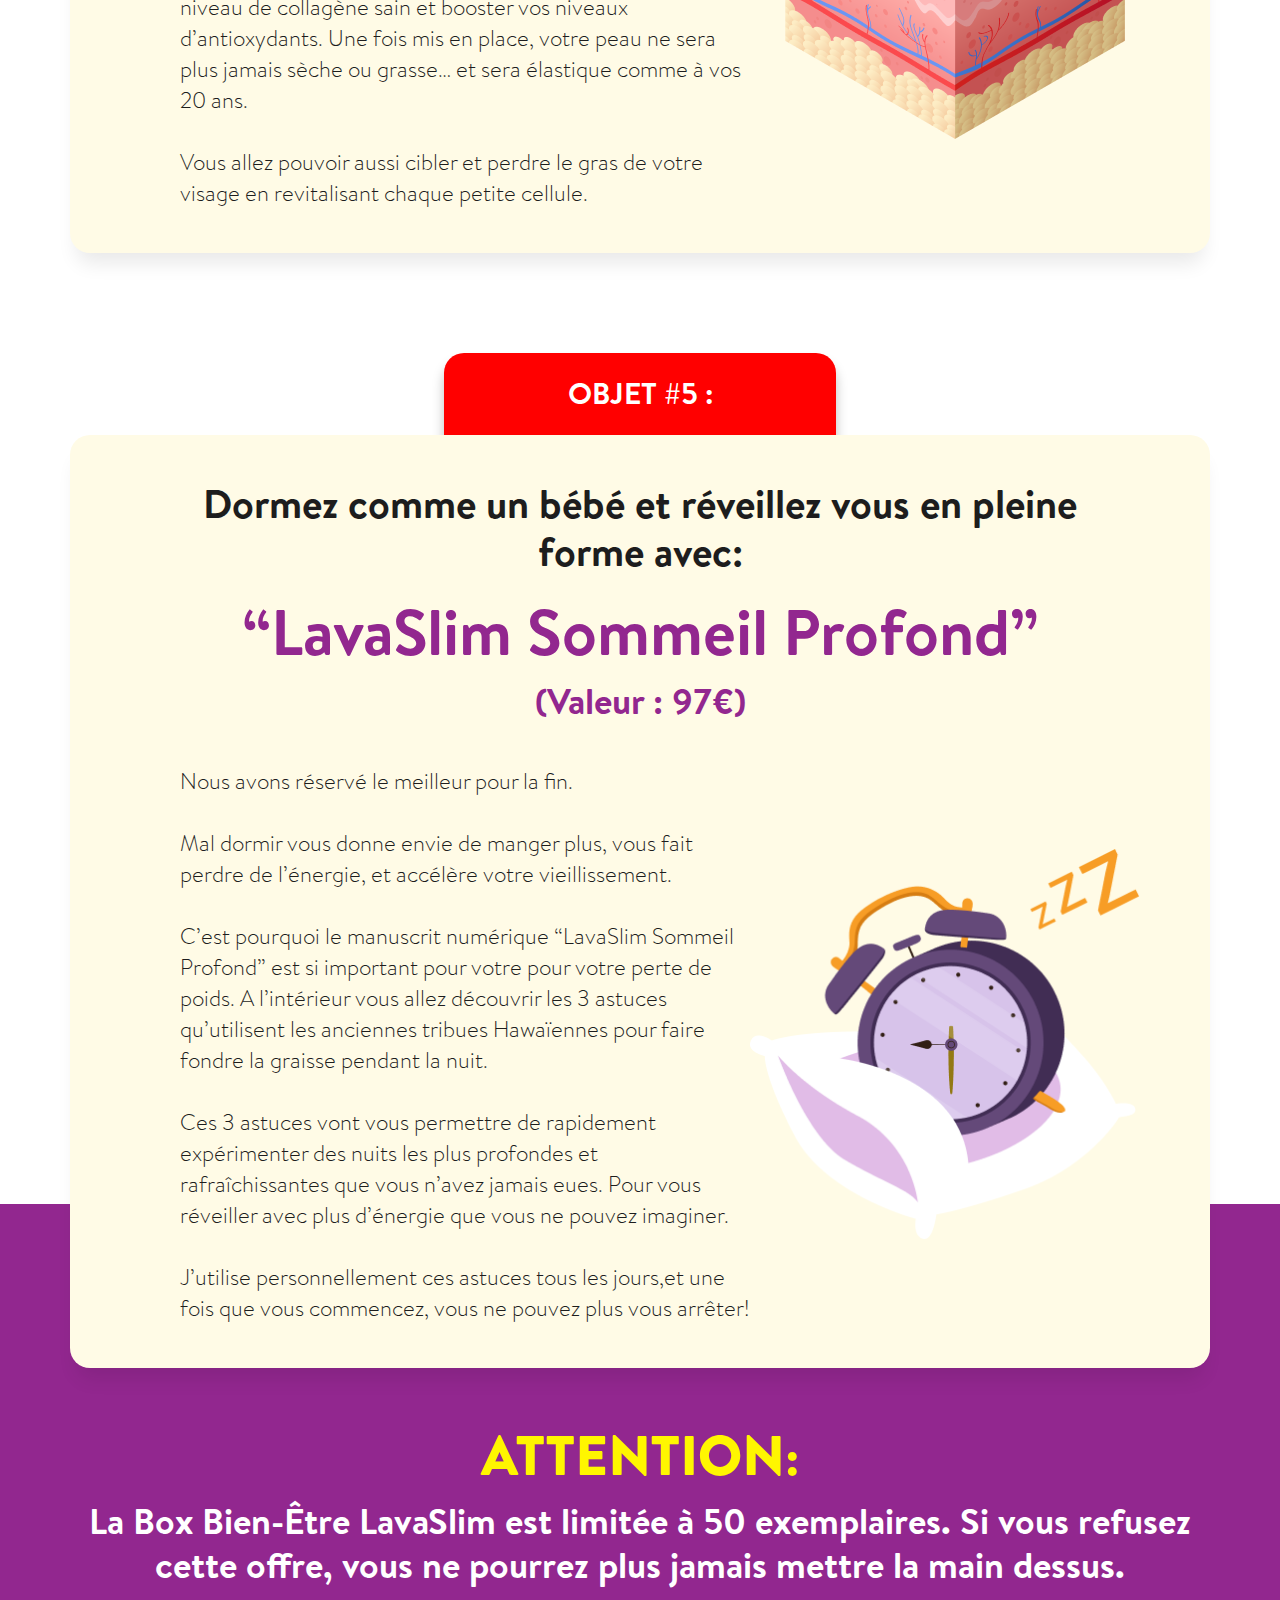
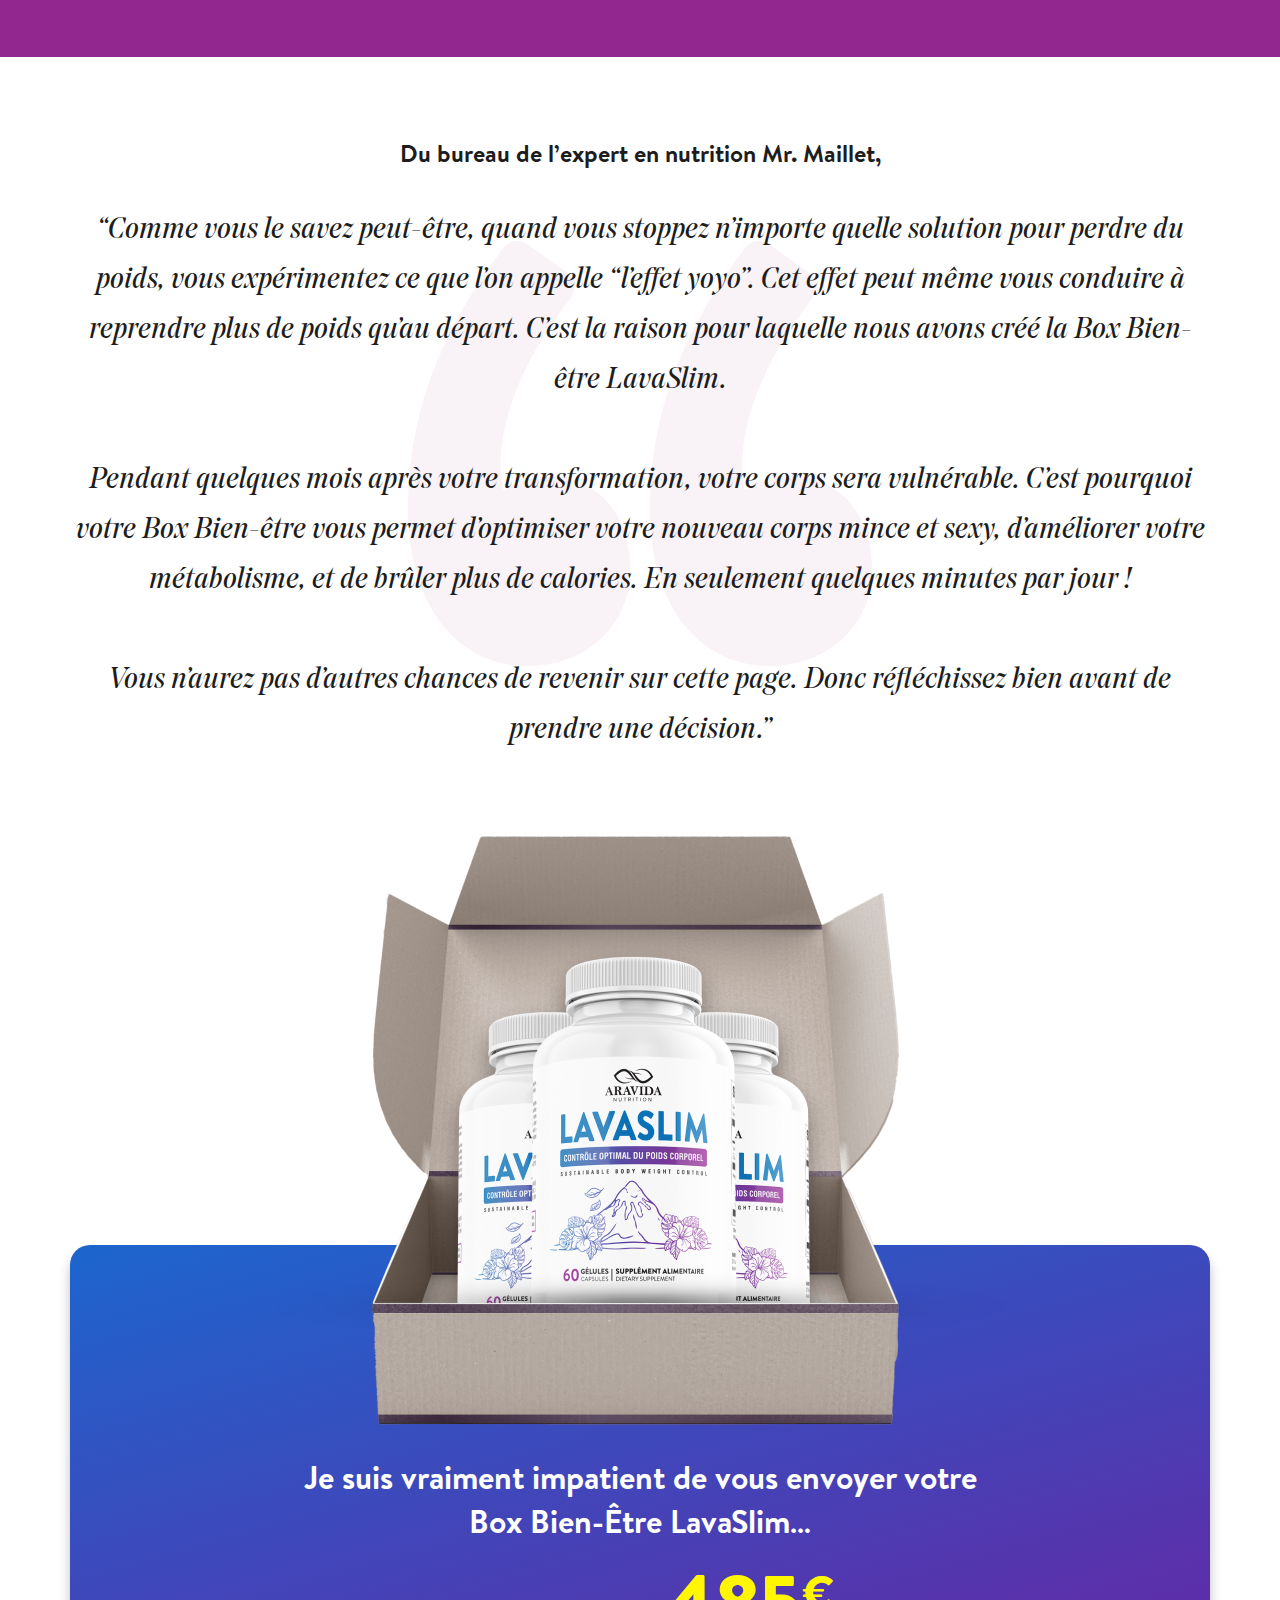
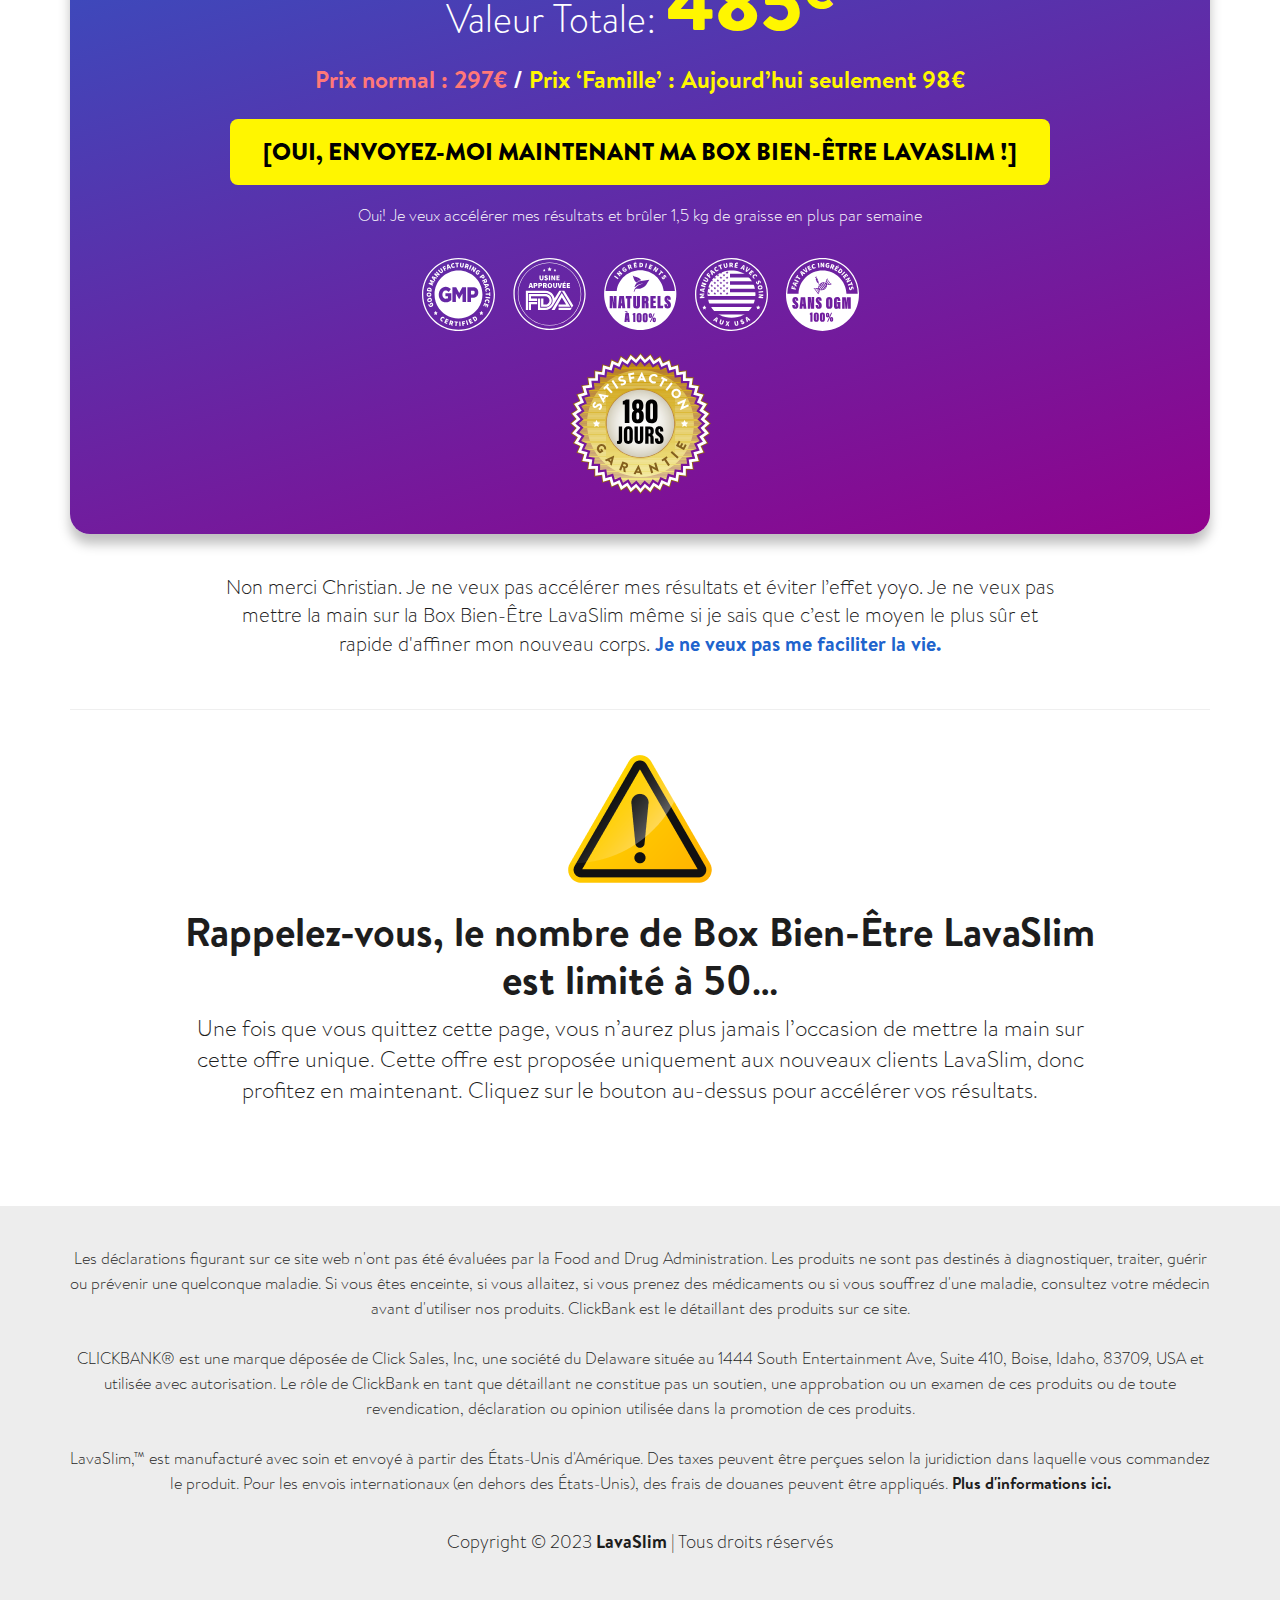
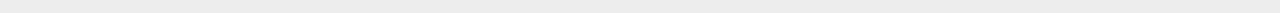
<file: upsell2.html>
<!DOCTYPE html>
<html lang="en">

<head>
    <meta charset="UTF-8" />
    <meta http-equiv="X-UA-Compatible" content="IE=edge" />
    <meta name="viewport" content="width=device-width, initial-scale=1.0" />
    <link rel="stylesheet" href="css/main.css" />
    <title>UpSell2</title>
</head>

<body>
    <!-- header start
    =========================================== -->
    <header class="header2" id="header">
        <div class="auto__container">
            <div class="header2__inner">
                <a href="#home" class="header2__inner-logo links">
                    <img src="./images/home/logo.svg" alt="" />
                </a>
            </div>
        </div>
    </header>
    <!-- header end
    =========================================== -->
    <main class="main sm">
        <!-- hero start
    =========================================== -->
        <div class="anchor" id="home"></div>
        <section class="hero large ex">
            <div class="hero__bg">
                <img src="./images/upsell2/hero-bg.png" alt="" />
            </div>
            <div class="auto__container">
                <div class="hero__inner">
                    <div class="hero__inner-text">
                        <h5>
                            <span>
                                BRAVO!
                            </span>
                            Vous avez été sélectionné pour recevoir un cadeau unique!
                        </h5>
                        <h2>
                            Voici votre seule et unique chance d’accélérer vos résultats, <span>de brûler 1,5kg de
                                graisse EN PLUS par semaine,</span> et d’affiner votre nouveau corps
                        </h2>
                    </div>
                    <div class="heroImage up">
                        <img src="./images/upsell2/package.png" alt="">
                    </div>
                </div>
            </div>
        </section>
        <!-- hero end
    =========================================== -->
        <!-- info start
    =========================================== -->
        <section class="info">
            <div class="auto__container">
                <div class="info__inner">
                    <div class="info__inner-content">
                        <p>
                            <b>
                                Bonjour, c’est encore moi, Christian - Je voulais vous féliciter une nouvelle fois
                                d’avoir pris une telle décision. Vous avez fait preuve d’intelligence en investissant en
                                vous-même et dans LavaSlim. 
                            </b>
                            <br> <br>
                            Sachez que votre commande est en cours de traitement, mais ne fermez pas cette page pour ne
                            pas causer une double facturation accidentelle.
                            <br> <br>
                            Des milliers de personnes ont déjà fait confiance à LavaSlim et ses ingrédients naturels,
                            prouvés par la science, et qui ciblent la véritable cause du surpoids et du vieillissement
                            prématuré : la température interne basse.
                        </p>
                        <div class="info__inner-image-wrapper">
                            <div class="info__inner-image">
                                <img src="./images/upsell2/slim women.png" alt="">
                            </div>
                        </div>
                        <p>
                            Mais comme Mr Maillet, expert en nutrition, le confirme… il est très important pour vous et
                            votre bien-être
                            <span>
                                1. d’avoir les résultats le plus vite possible et
                            </span>
                            <span>
                                2. d’optimiser votre nouveau corps mince et sexy.
                            </span>
                            <br>
                            Nous ne voulons pas que vous utilisiez LavaSlim pour le reste de votre vie. C’est quelque
                            chose
                            que je ne voudrais pas faire personnellement, donc je ne vois pas pourquoi vous oui.
                            <br> <br>
                            Donc Mr. Maillet et son équipe ont développé un pack d’accélération de résultat qui contient
                            5
                            formules uniques, détoxifiantes, brûleuses de graisse, antioxydantes, riches en nutriments
                            pour
                            vous aider à ACCELERER vos résultats, et améliorer votre nouveau physique.
                        </p>
                    </div>

                </div>
            </div>
        </section>
        <!-- info end
      =========================================== -->
        <!-- object start
    =========================================== -->
        <section class="object">
            <div class="auto__container">
                <div class="object__inner">
                    <div class="object__inner-title">
                        <h2>
                            94% de nos clients ont déjà fait confiance à la Box Bien-Être LavaSlim pour accélérer leur
                            résultats.
                        </h2>
                        <h5>
                            Voici TOUT ce que vous allez obtenir:
                        </h5>
                    </div>
                    <div class="objectItem__wrapper">
                        <div class="objectItem__head">
                            <h5>
                                Objet #1 :
                            </h5>
                        </div>
                        <div class="objectItem">
                            <div class="objectItem__title">
                                <h2>
                                    Accélérez votre perte de poids et augmentez votre énergie avec:
                                </h2>
                                <h3>
                                    “LavaSlim 10X Booster”
                                    <span>
                                        (Valeur : 97€)
                                    </span>
                                </h3>
                            </div>
                            <div class="objectItem__row">
                                <div class="objectItem__content">
                                    <p class="ex">
                                        Ma première recommandation pour accélérer votre perte de poids est le manuscrit
                                        numérique “LavaSlim 10X Booster”!
                                        <br> <br>
                                        Vous allez découvrir toutes les astuces simples et rapides pour rendre les
                                        gélules LavaSlim 10 fois plus efficaces.
                                        <br> <br>
                                        Par exemple, vous allez découvrir comment augmenter la production de 2 hormones
                                        qui coupe la faim : la peptide et la leptine. Elles font aussi fondre le gras et
                                        réduisent la circonférence des cellules graisseuses.
                                        <br> <br>
                                        De plus, ces astuces vous permettent d’augmenter drastiquement vos niveaux
                                        d’énergie. Cela vous donnera la force de faire face au quotidien, et l’envie de
                                        conquérir le monde.
                                        <br> <br>
                                        En mettant en place ces astuces faciles et rapides dans votre routine
                                        quotidienne vous pouvez multiplier vos résultats par 10 !
                                    </p>
                                </div>
                                <div class="objectItem__image med">
                                    <img src="./images/upsell2/objects/1.png" alt="">
                                </div>
                            </div>
                        </div>
                    </div>
                    <div class="objectItem__wrapper">
                        <div class="objectItem__head">
                            <h5>
                                Objet #2 :
                            </h5>
                        </div>
                        <div class="objectItem">
                            <div class="objectItem__title med">
                                <h2>
                                    Renforcez votre immunité et restez loin des microbes avec : 
                                </h2>
                                <h3>
                                    “LavaSlim Boost Immunitaire”
                                    <span>
                                        (Valeur : 97€)
                                    </span>
                                </h3>
                            </div>
                            <div class="objectItem__row">
                                <div class="objectItem__content">
                                    <p class="ex">
                                        Il n’a jamais était plus important qu’aujourd’hui d’avoir un système immunitaire
                                        à toute épreuve, qui vous permet de rester en bonne santé, vif, et plein
                                        d’énergie. C’est la raison pour laquelle nous avons inclus “LavaSlim Boost
                                        Immunitaire”.
                                        <br> <br>
                                        Vous allez mettre la main sur les meilleures méthodes pour booster votre système
                                        immunitaire. Vous découvrirez par exemple une méthode simple et rapide pour
                                        augmenter votre nombre de globules blancs et rendre votre corps indestructible.
                                        <br> <br>
                                        Vous découvrirez aussi comment un petit changement dans votre café du matin va
                                        réduire le stress qui oxyde votre corps, et augmenter le nombre de vos cellules
                                        anti-oxydantes.
                                    </p>
                                </div>
                                <div class="objectItem__image">
                                    <img src="./images/upsell2/objects/2.png" alt="">
                                </div>
                            </div>
                        </div>
                    </div>
                    <div class="objectItem__wrapper">
                        <div class="objectItem__head">
                            <h5>
                                Objet #3 :
                            </h5>
                        </div>
                        <div class="objectItem">
                            <div class="objectItem__title big">
                                <h2>
                                    Ayez une digestion saine et retrouvez le moral avec:
                                </h2>
                                <h3>
                                    “LavaSlim Rééquilibrage Interne”
                                    <span>
                                        (Valeur : 97€)
                                    </span>
                                </h3>
                            </div>
                            <div class="objectItem__row">
                                <div class="objectItem__content">
                                    <p class="ex">
                                        Vos intestins sont la partie la plus importante de votre corps. Ils jouent un
                                        rôle crucial dans votre perte de poids et votre santé.
                                        <br> <br>
                                        Vous allez découvrir 5 pratiques pour booster les “bonnes bactéries” de votre
                                        estomac, et faire partir les “mauvaises”.
                                        <br> <br>
                                        Ces 5 pratiques permettent aux bactéries probiotiques indispensables au bon
                                        fonctionnement de corps de vivre longtemps et de vous aider à : 
                                        <br> <br>
                                    </p>
                                    <ul>
                                        <li>
                                            Améliorer votre digestion
                                        </li>
                                        <li>
                                            Être sûr que votre corps assimile bien toutes les vitamines, minéraux, et
                                            acides aminés de ce que vous mangez
                                        </li>
                                        <li>
                                            Produire de la vitamine B, K, et C, qui sont indispensables pour votre corps
                                        </li>
                                        <li>
                                            Avoir un système immunitaire qui fonctionne bien
                                        </li>
                                        <li>
                                            Être de bonne humeur et plein d’énergie
                                        </li>
                                    </ul>
                                </div>
                                <div class="objectItem__image sm">
                                    <img src="./images/upsell2/objects/3.png" alt="">
                                </div>
                            </div>
                        </div>
                    </div>
                    <div class="objectItem__wrapper">
                        <div class="objectItem__head">
                            <h5>
                                Objet #4 :
                            </h5>
                        </div>
                        <div class="objectItem">
                            <div class="objectItem__title big">
                                <h2>
                                    Réparez votre peau et hydratez là en profondeur avec:
                                </h2>
                                <h3>
                                    “LavaSlim Peau de Bébé”
                                    <span>
                                        (Valeur : 97€)
                                    </span>
                                </h3>
                            </div>
                            <div class="objectItem__row">
                                <div class="objectItem__content">
                                    <p class="ex">
                                        La peau est l'organe le plus grand et le plus important du corps. 
                                        <br> <br>
                                        Après 40 ans, votre peau commence à perdre son collagène naturel. C’est très
                                        grave car le collagène permet de garder vos cellules collées entre elles,
                                        d’avoir un peau lisse, brillante et qui paraît jeune et en bonne santé.
                                        <br> <br>
                                        Vous allez découvrir les secrets qui permettent de garder un niveau de collagène
                                        sain et booster vos niveaux d’antioxydants. Une fois mis en place, votre peau ne
                                        sera plus jamais sèche ou grasse… et sera élastique comme à vos 20 ans.
                                        <br> <br>
                                        Vous allez pouvoir aussi cibler et perdre le gras de votre visage en
                                        revitalisant chaque petite cellule.
                                    </p>
                                </div>
                                <div class="objectItem__image ex">
                                    <img src="./images/upsell2/objects/4.png" alt="">
                                </div>
                            </div>
                        </div>
                    </div>
                    <div class="objectItem__wrapper">
                        <div class="objectItem__head">
                            <h5>
                                Objet #5 :
                            </h5>
                        </div>
                        <div class="objectItem">
                            <div class="objectItem__title big">
                                <h2>
                                    Dormez comme un bébé et réveillez vous en pleine forme avec:
                                </h2>
                                <h3>
                                    “LavaSlim Sommeil Profond”
                                    <span>
                                        (Valeur : 97€)
                                    </span>
                                </h3>
                            </div>
                            <div class="objectItem__row">
                                <div class="objectItem__content">
                                    <p class="ex">
                                        Nous avons réservé le meilleur pour la fin.
                                        <br> <br>
                                        Mal dormir vous donne envie de manger plus, vous fait perdre de l’énergie, et
                                        accélère votre vieillissement.
                                        <br> <br>
                                        C’est pourquoi le manuscrit numérique “LavaSlim Sommeil Profond” est si
                                        important pour votre pour votre perte de poids. A l’intérieur vous allez
                                        découvrir les 3 astuces qu’utilisent les anciennes tribues Hawaïennes pour faire
                                        fondre la graisse pendant la nuit.
                                        <br> <br>
                                        Ces 3 astuces vont vous permettre de rapidement expérimenter des nuits les plus
                                        profondes et rafraîchissantes que vous n’avez jamais eues. Pour vous réveiller
                                        avec plus d’énergie que vous ne pouvez imaginer.
                                        <br> <br>
                                        J’utilise personnellement ces astuces tous les jours,et une fois que vous
                                        commencez, vous ne pouvez plus vous arrêter!
                                    </p>
                                </div>
                                <div class="objectItem__image">
                                    <img src="./images/upsell2/objects/5.png" alt="">
                                </div>
                            </div>
                        </div>
                    </div>
                </div>
            </div>
        </section>
        <!-- object end
=========================================== -->
        <!-- advantage start
    =========================================== -->
        <section class="advantage">
            <div class="advantage__footer big">
                <div class="auto__container">
                    <div class="advantage__footer-inner">
                        <h1>
                            <span>
                                ATTENTION:
                            </span>
                        </h1>
                        <h2>
                            La Box Bien-Être LavaSlim est limitée à 50 exemplaires. Si vous refusez cette offre, vous ne
                            pourrez plus jamais mettre la main dessus.
                        </h2>
                    </div>
                </div>
            </div>
        </section>
        <!-- advantage end
  =========================================== -->
        <!-- today start
    =========================================== -->
        <section class="today sm">
            <div class="auto__container">
                <div class="today__inner">
                    <div class="today__inner-quote">
                        <p>
                            <b>
                                Du bureau de l’expert en nutrition Mr. Maillet,
                            </b>
                        </p>
                        <p class="lg">
                            “Comme vous le savez peut-être, quand vous stoppez n’importe quelle solution pour perdre du
                            poids, vous expérimentez ce que l’on appelle “l’effet yoyo”. Cet effet peut même vous
                            conduire à reprendre plus de poids qu’au départ. C’est la raison pour laquelle nous avons
                            créé la Box Bien-être LavaSlim.
                            <br> <br>
                            Pendant quelques mois après votre transformation, votre corps sera vulnérable. C’est
                            pourquoi votre Box Bien-être vous permet d’optimiser votre nouveau corps mince et sexy,
                            d’améliorer votre métabolisme, et de brûler plus de calories. En seulement quelques minutes
                            par jour !
                            <br> <br>
                            Vous n’aurez pas d’autres chances de revenir sur cette page. Donc réfléchissez bien avant de
                            prendre une décision.”
                            <span>
                                <img src="./images/upsell2/quote.png" alt="">
                            </span>
                        </p>
                    </div>
                    <div class="todayItem__wrapper big">
                        <div class="todayItem__image">
                            <img src="./images/upsell2/package.png" alt="">
                        </div>
                        <div class="todayItem">
                            <div class="todayItem__main">
                                <h5>
                                    Je suis vraiment impatient de vous envoyer votre Box Bien-Être LavaSlim…
                                </h5>
                                <div class="todayItem__price">
                                    <h2>
                                        Valeur Totale:
                                    </h2>
                                    <h3>
                                        485
                                    </h3>
                                    <sup>
                                        €
                                    </sup>
                                </div>
                                <p class="uniq">
                                    <span>Prix normal : 297€</span>
                                    / <b>Prix ‘Famille’ : Aujourd’hui seulement 98€</b>
                                </p>
                                <a href="#" class="button primary">
                                    [Oui, envoyez-moi maintenant ma Box Bien-Être LavaSlim !]
                                </a>
                                <p class="xsm">
                                    Oui! Je veux accélérer mes résultats et brûler 1,5 kg de graisse en plus par semaine
                                </p>
                                <div class="todayItem__row">
                                    <div class="todayItem__row-logo">
                                        <img src="./images/home/icons/hero/1.svg" alt="">
                                    </div>
                                    <div class="todayItem__row-logo">
                                        <img src="./images/home/icons/hero/2.svg" alt="">
                                    </div>
                                    <div class="todayItem__row-logo">
                                        <img src="./images/home/icons/hero/3.svg" alt="">
                                    </div>
                                    <div class="todayItem__row-logo">
                                        <img src="./images/home/icons/hero/4.svg" alt="">
                                    </div>
                                    <div class="todayItem__row-logo">
                                        <img src="./images/home/icons/hero/5.svg" alt="">
                                    </div>
                                </div>
                                <div class="todayItem__medal">
                                    <img src="./images/home/icons/medal.svg" alt="">
                                </div>
                            </div>

                        </div>
                    </div>
                    <div class="today__inner-bottom">
                        <p class="md">
                            Non merci Christian. Je ne veux pas accélérer mes résultats et éviter l’effet yoyo. Je ne
                            veux pas mettre la main sur la Box Bien-Être LavaSlim même si je sais que c’est le moyen le
                            plus sûr et rapide d'affiner mon nouveau corps. <span>Je ne veux pas me faciliter la
                                vie.</span>
                        </p>
                    </div>
                    <div class="todayWarn">
                        <div class="todayWarn__icon">
                            <img src="./images/upsell2/warning.png" alt="">
                        </div>
                        <h2>
                            Rappelez-vous, le nombre de Box Bien-Être LavaSlim est limité à 50…
                        </h2>
                        <p class="ex">
                            Une fois que vous quittez cette page, vous n’aurez plus jamais l’occasion de mettre la main
                            sur cette offre unique. Cette offre est proposée uniquement aux nouveaux clients LavaSlim,
                            donc profitez en maintenant. Cliquez sur le bouton au-dessus pour accélérer vos résultats.
                        </p>
                    </div>
                </div>
            </div>
        </section>
        <!-- today end
=========================================== -->
        <!-- footer start
    =========================================== -->
        <footer class="footer light">
            <div class="auto__container">
                <div class="footer__inner">
                    <div class="footer__inner-text">
                        <p>
                            Les déclarations figurant sur ce site web n'ont pas été évaluées
                            par la Food and Drug Administration. Les produits ne sont pas
                            destinés à diagnostiquer, traiter, guérir ou prévenir une
                            quelconque maladie. Si vous êtes enceinte, si vous allaitez, si
                            vous prenez des médicaments ou si vous souffrez d'une maladie,
                            consultez votre médecin avant d'utiliser nos produits. ClickBank
                            est le détaillant des produits sur ce site.
                            <br />
                            <br />
                            CLICKBANK® est une marque déposée de Click Sales, Inc, une
                            société du Delaware située au 1444 South Entertainment Ave,
                            Suite 410, Boise, Idaho, 83709, USA et utilisée avec
                            autorisation. Le rôle de ClickBank en tant que détaillant ne
                            constitue pas un soutien, une approbation ou un examen de ces
                            produits ou de toute revendication, déclaration ou opinion
                            utilisée dans la promotion de ces produits.
                            <br />
                            <br />
                            LavaSlim,™ est manufacturé avec soin et envoyé à partir des
                            États-Unis d'Amérique. Des taxes peuvent être perçues selon la
                            juridiction dans laquelle vous commandez le produit. Pour les
                            envois internationaux (en dehors des États-Unis), des frais de
                            douanes peuvent être appliqués. <a href="#">Plus d'informations ici.</a>
                        </p>
                    </div>
                    <div class="footer__inner-copy">
                        <p class="sm">
                            Copyright © 2023 <b>LavaSlim</b> <br />
                            <span>|</span> Tous droits réservés
                        </p>
                    </div>
                </div>
            </div>
        </footer>
        <!-- footer end
    =========================================== -->
    </main>
    <!-- js
    =========================================== -->
    <script src="./js/main.js"></script>
</body>

</html>
</file>
<file: css/main.css>
@import "./fonts/stylesheet.css";
@import "./flip.min.css";
html,
body {
  scroll-behavior: smooth;
}

*,
*::before,
*::after {
  margin: 0;
  padding: 0;
  border: none;
  outline: none;
  -webkit-box-sizing: border-box;
          box-sizing: border-box;
}

button {
  outline: none;
}

button:focus {
  outline: none;
}

input::-webkit-outer-spin-button,
input::-webkit-inner-spin-button {
  -webkit-appearance: none;
  margin: 0;
}

/* width */
::-webkit-scrollbar {
  width: 8px;
}

/* Track */
::-webkit-scrollbar-track {
  background: #fff;
}

/* Handle */
::-webkit-scrollbar-thumb {
  background: rgba(0, 0, 0, 0.2);
  border-radius: 10px;
}

/* Handle on hover */
::-webkit-scrollbar-thumb:hover {
  background: rgba(0, 0, 0, 0.3);
}

/*** 
====================================================================
Global Settings
====================================================================
   ***/
body {
  font-family: "Brandon Text", sans-serif;
  font-size: 24px;
  color: #1D1D1D;
  line-height: 32px;
  font-weight: 300;
  background: #fff;
}
body.uniq {
  background: linear-gradient(164.23deg, #1e64cd 1.29%, #90028c 100%);
}

a {
  text-decoration: none;
  opacity: 1;
  color: #fff;
  -webkit-transition: 0.3s ease;
  transition: 0.3s ease;
  cursor: pointer;
}
a:hover {
  opacity: 0.88;
}

ul li {
  list-style: none;
}

.auto__container {
  position: relative;
  max-width: 1220px;
  margin: 0 auto;
  padding: 0 40px;
}

h1 {
  font-weight: 900;
  font-size: 56px;
  line-height: 65px;
  font-family: "Brandon Grotesque", sans-serif;
  text-transform: uppercase;
}
h1 span {
  color: #FFF600;
}

h2 {
  font-weight: 700;
  font-size: 40px;
  line-height: 48px;
}
h2 span {
  color: #92278F;
}

h3 {
  font-weight: 700;
  font-size: 65px;
  line-height: 100%;
}

h5 {
  font-size: 30px;
  line-height: 32px;
  font-weight: 700;
}
h5.big {
  font-size: 34px;
  line-height: 100%;
}

h6 {
  font-weight: 700;
  font-size: 26px;
  line-height: 32px;
}
h6.big {
  font-size: 28px;
  line-height: 39px;
}

p.xsm {
  font-size: 16px;
  line-height: 25px;
}
p.sm {
  font-size: 18px;
  line-height: 32px;
}
p.md {
  font-size: 20px;
  line-height: 28px;
}
p.ex {
  font-size: 22px;
  line-height: 31px;
}
p.lg {
  font-size: 30px;
  line-height: 50px;
}
p.xlg {
  font-weight: 700;
  font-size: 40px;
  line-height: 50px;
}
p b {
  font-weight: 700;
}

.main {
  overflow: hidden;
  padding-top: 98px;
}
.main.sm {
  padding: 0;
}

.button {
  display: -webkit-inline-box;
  display: -ms-inline-flexbox;
  display: inline-flex;
  -webkit-box-pack: center;
      -ms-flex-pack: center;
          justify-content: center;
  -webkit-box-align: center;
      -ms-flex-align: center;
          align-items: center;
  font-family: "Brandon Grotesque", sans-serif;
  background: #FFF600;
  border-radius: 8px;
  font-weight: 900;
  font-size: 24px;
  line-height: 34px;
  text-transform: uppercase;
  color: #000;
  padding: 16px 22px;
  cursor: pointer;
  -webkit-transition: 0.3s ease;
  transition: 0.3s ease;
}
.button:hover {
  opacity: 1;
  background-color: #fff;
}
.button.sm {
  font-size: 18px;
  line-height: 26px;
  border-radius: 4px;
  padding: 12px 34px;
}
.button.secondary {
  background-color: #92278F;
  color: #fff;
}
.button.secondary:hover {
  opacity: 1;
  background-color: #0E76BC;
}

.anchor {
  position: relative;
  top: -100px;
}

.video {
  width: 100%;
  padding-bottom: 56%;
  position: relative;
  border-radius: 10px;
  overflow: hidden;
  display: -webkit-box;
  display: -ms-flexbox;
  display: flex;
  -webkit-box-pack: center;
      -ms-flex-pack: center;
          justify-content: center;
  -webkit-box-align: center;
      -ms-flex-align: center;
          align-items: center;
}
.video__wrapper {
  width: 100%;
  max-width: 950px;
}
.video::after {
  content: "";
  position: absolute;
  top: 0;
  left: 0;
  width: 100%;
  height: 100%;
  background: #00000065;
}
.video.active {
  opacity: 1;
}
.video.active::after {
  display: none;
}
.video video {
  position: absolute;
  top: 0;
  left: 0;
  width: 100%;
  height: 100%;
  object-fit: cover;
  -o-object-fit: cover;
}
.video video:hover ~ .video__play.active {
  opacity: 1;
}
.video__play {
  position: absolute;
  top: 50%;
  left: 50%;
  display: -webkit-box;
  display: -ms-flexbox;
  display: flex;
  -webkit-box-orient: vertical;
  -webkit-box-direction: normal;
      -ms-flex-direction: column;
          flex-direction: column;
  -webkit-box-align: center;
      -ms-flex-align: center;
          align-items: center;
  -webkit-transform: translate(-50%, -45%);
          transform: translate(-50%, -45%);
  z-index: 3;
  cursor: pointer;
}
.video__play.active {
  opacity: 0;
}
.video__play.active span img {
  display: none;
}
.video__play.active span::after {
  display: block;
}
.video__play.active span::before {
  display: block;
}
.video__play.active:hover {
  opacity: 1;
}
.video__play span {
  width: 115px;
  height: 115px;
  background-color: #fff;
  border-radius: 50%;
  display: -webkit-box;
  display: -ms-flexbox;
  display: flex;
  -webkit-box-pack: center;
      -ms-flex-pack: center;
          justify-content: center;
  -webkit-box-align: center;
      -ms-flex-align: center;
          align-items: center;
  position: relative;
  margin-bottom: 15px;
}
.video__play span::after {
  display: none;
  content: "";
  position: absolute;
  top: 50%;
  left: 35%;
  width: 7%;
  height: 40%;
  background-color: #92278F;
  -webkit-transform: translateY(-50%);
          transform: translateY(-50%);
  border-radius: 3px;
}
.video__play span::before {
  content: "";
  display: none;
  position: absolute;
  top: 50%;
  right: 35%;
  width: 7%;
  height: 40%;
  background-color: #92278F;
  -webkit-transform: translateY(-50%);
          transform: translateY(-50%);
  border-radius: 3px;
}
.video__play span img {
  width: 26%;
}
.video__play b {
  font-size: 18px;
  line-height: 32px;
  font-weight: 700;
  color: #fff;
  text-transform: uppercase;
}

.banner {
  width: 100%;
  max-width: 780px;
  margin: 0 auto;
  border-radius: 8px;
  border: 4px solid #FFF600;
  background-color: #2063cd;
  padding: 20px 40px;
  text-align: center;
  color: #fff;
  font-family: "Brandon Grotesque", sans-serif;
  -webkit-box-shadow: 0px 8px 6px 1px rgba(0, 0, 0, 0.25);
          box-shadow: 0px 8px 6px 1px rgba(0, 0, 0, 0.25);
}
.banner.light {
  background-color: #FFF600;
  border-color: #2063cd;
  color: #000;
}
.banner p,
.banner h6 {
  font-size: 24px;
  line-height: 34px;
  text-transform: uppercase;
  font-weight: 400;
}
.banner h6 {
  font-weight: 700;
  margin-bottom: 5px;
}

.radio {
  display: -webkit-box;
  display: -ms-flexbox;
  display: flex;
  -webkit-box-align: start;
      -ms-flex-align: start;
          align-items: flex-start;
}
.radio__btn {
  width: 22px;
  height: 22px;
  margin: 4px 14px 0 0;
  position: relative;
}
.radio__btn input {
  position: absolute;
  top: 0;
  left: 0;
  width: 100%;
  height: 100%;
  z-index: 2;
  opacity: 0;
}
.radio__btn input:checked ~ span {
  border-color: #2063CD;
}
.radio__btn input:checked ~ span::before {
  opacity: 1;
}
.radio__btn span {
  position: absolute;
  top: 0;
  left: 0;
  z-index: 1;
  border-radius: 4px;
  width: 100%;
  height: 100%;
  border: 1px solid #B0B0B0;
  background-color: #fff;
  -webkit-transition: 0.3s ease;
  transition: 0.3s ease;
}
.radio__btn span::before {
  position: absolute;
  top: 50%;
  left: 50%;
  width: 14px;
  height: 14px;
  border-radius: 4px;
  background-color: #2063CD;
  content: "";
  -webkit-transform: translate(-50%, -50%);
          transform: translate(-50%, -50%);
  opacity: 0;
  -webkit-transition: 0.3s ease;
  transition: 0.3s ease;
}
.radio p {
  width: calc(100% - 32px);
}

.input {
  position: relative;
  display: -webkit-box;
  display: -ms-flexbox;
  display: flex;
  -webkit-box-pack: center;
      -ms-flex-pack: center;
          justify-content: center;
  -webkit-box-align: center;
      -ms-flex-align: center;
          align-items: center;
}
.input input {
  width: 100%;
  height: 100%;
  background-color: #fff;
  border-radius: 8px;
  border: 1px solid #B0B0B0;
  padding: 15px 20px;
  font-family: "Brandon Text", sans-serif;
  font-size: 24px;
  line-height: 30px;
  color: #1D1D1D;
  font-weight: 400;
}

.signature p {
  margin-bottom: 20px;
  font-size: 24px;
  line-height: 32px;
}
.signature h3 {
  font-family: "Carosello", sans-serif;
  font-style: italic;
  font-weight: 400;
}

.header {
  position: absolute;
  top: 0;
  left: 0;
  width: 100%;
  z-index: 10;
  background-color: #0E76BC;
}
.header.sticky {
  position: fixed;
  top: 0;
  left: 0;
  width: 100%;
  -webkit-animation-name: sticky;
          animation-name: sticky;
  -webkit-animation-duration: 0.4s;
          animation-duration: 0.4s;
  -webkit-box-shadow: 0px 4px 4px 0px #00000021;
          box-shadow: 0px 4px 4px 0px #00000021;
}
.header__inner {
  padding: 24px 0;
  display: -webkit-box;
  display: -ms-flexbox;
  display: flex;
  -webkit-box-pack: justify;
      -ms-flex-pack: justify;
          justify-content: space-between;
  -webkit-box-align: center;
      -ms-flex-align: center;
          align-items: center;
}
.header__inner-logo {
  display: -webkit-box;
  display: -ms-flexbox;
  display: flex;
  -webkit-box-pack: center;
      -ms-flex-pack: center;
          justify-content: center;
  -webkit-box-align: center;
      -ms-flex-align: center;
          align-items: center;
  width: 220px;
}
.header__inner-logo img {
  width: 100%;
}

.header2 {
  position: absolute;
  top: 0;
  left: 0;
  width: 100%;
  z-index: 10;
  background: rgba(3, 3, 3, 0.25);
}
.header2.sticky {
  position: fixed;
  top: 0;
  left: 0;
  width: 100%;
  -webkit-animation-name: sticky;
          animation-name: sticky;
  -webkit-animation-duration: 0.4s;
          animation-duration: 0.4s;
  -webkit-box-shadow: 0px 4px 4px 0px #00000021;
          box-shadow: 0px 4px 4px 0px #00000021;
  background: #171a7e;
}
.header2.light.sticky {
  background-color: #92278F;
}
.header2__inner {
  padding: 30px 0;
  display: -webkit-box;
  display: -ms-flexbox;
  display: flex;
  -webkit-box-align: center;
      -ms-flex-align: center;
          align-items: center;
  -webkit-box-pack: center;
      -ms-flex-pack: center;
          justify-content: center;
}
.header2__inner-logo {
  width: 220px;
  display: -webkit-box;
  display: -ms-flexbox;
  display: flex;
  -webkit-box-pack: center;
      -ms-flex-pack: center;
          justify-content: center;
  -webkit-box-align: center;
      -ms-flex-align: center;
          align-items: center;
}
.header2__inner-logo img {
  width: 100%;
}

@-webkit-keyframes sticky {
  0% {
    top: -60px;
    opacity: 0;
  }
  100% {
    top: 0;
    opacity: 1;
  }
}

@keyframes sticky {
  0% {
    top: -60px;
    opacity: 0;
  }
  100% {
    top: 0;
    opacity: 1;
  }
}
.nav__inner {
  display: -webkit-box;
  display: -ms-flexbox;
  display: flex;
  -webkit-box-align: center;
      -ms-flex-align: center;
          align-items: center;
}
.nav__inner li {
  display: -webkit-box;
  display: -ms-flexbox;
  display: flex;
  -webkit-box-pack: center;
      -ms-flex-pack: center;
          justify-content: center;
  -webkit-box-align: center;
      -ms-flex-align: center;
          align-items: center;
  margin-right: 30px;
}
.nav__inner li:last-of-type {
  margin-right: 40px;
}
.nav__inner li a {
  font-weight: 700;
  font-size: 18px;
  line-height: 25px;
  color: #fff;
  padding: 10px;
}
.nav__inner li a.active {
  color: #FFF600;
}
.nav__inner li a:hover {
  opacity: 1;
  color: #FFF600;
}

.burger {
  display: none;
}

.footer {
  background-color: #0E76BC;
}
.footer.light {
  background-color: #EDEDED;
}
.footer.light .footer__inner {
  color: #1D1D1D;
}
.footer.light .footer__inner-copy {
  margin-top: 30px;
}
.footer.uniq {
  background-color: unset;
}
.footer.uniq .footer__inner {
  color: #fff;
  padding: 20px 0 80px;
}
.footer.uniq .footer__inner-copy {
  margin-top: 30px;
}
.footerTop {
  padding: 20px 0 23px;
  background-color: #92278F;
  color: #fff;
}
.footerTop__inner {
  width: 100%;
  max-width: 800px;
  margin: 0 auto;
  display: -webkit-box;
  display: -ms-flexbox;
  display: flex;
  -ms-flex-wrap: wrap;
      flex-wrap: wrap;
  -webkit-box-align: center;
      -ms-flex-align: center;
          align-items: center;
  -webkit-box-pack: justify;
      -ms-flex-pack: justify;
          justify-content: space-between;
}
.footerTop__inner a {
  color: #fff;
  font-weight: 400;
  margin: 5px 10px;
  font-size: 18px;
  line-height: 32px;
}
.footerTop__inner a:hover {
  opacity: 1;
  color: #FFF600;
}
.footer__inner {
  padding: 40px 0 55px;
  color: #fff;
  text-align: center;
}
.footer__inner-row {
  display: -webkit-box;
  display: -ms-flexbox;
  display: flex;
  -ms-flex-wrap: wrap;
      flex-wrap: wrap;
  -webkit-box-align: center;
      -ms-flex-align: center;
          align-items: center;
  -webkit-box-pack: justify;
      -ms-flex-pack: justify;
          justify-content: space-between;
  padding: 30px 0 60px;
  max-width: 1085px;
  margin: 0 auto;
}
.footer__inner-row a {
  font-weight: 700;
  font-size: 18px;
  line-height: 30px;
  margin: 5px 10px;
}
.footer__inner-row a:hover {
  opacity: 1;
  color: #FFF600;
}
.footer__inner-text p {
  font-size: 16px;
  line-height: 25px;
}
.footer__inner-copy br {
  display: none;
}
.footer__inner p a {
  color: inherit;
  font-weight: 700;
}

.bottles {
  padding: 90px 0 100px;
  background-color: #f5f5f5;
}
.bottles__inner-title {
  text-align: center;
  max-width: 914px;
  margin: 0 auto 46px;
}
.bottles__inner-row {
  display: -webkit-box;
  display: -ms-flexbox;
  display: flex;
  -webkit-box-align: start;
      -ms-flex-align: start;
          align-items: flex-start;
  -webkit-box-pack: justify;
      -ms-flex-pack: justify;
          justify-content: space-between;
}
.bottles__inner-foot {
  display: -webkit-box;
  display: -ms-flexbox;
  display: flex;
  -webkit-box-orient: vertical;
  -webkit-box-direction: normal;
      -ms-flex-direction: column;
          flex-direction: column;
  -webkit-box-align: center;
      -ms-flex-align: center;
          align-items: center;
  color: #000;
  text-align: center;
  padding-top: 50px;
}
.bottles__inner-foot h5 {
  line-height: 136%;
  font-weight: 400;
}
.bottles__inner-foot h5 b {
  font-weight: 700;
  display: block;
}
.bottles__inner-stars {
  width: 82%;
  max-width: 322px;
  display: -webkit-box;
  display: -ms-flexbox;
  display: flex;
  -webkit-box-pack: center;
      -ms-flex-pack: center;
          justify-content: center;
  -webkit-box-align: center;
      -ms-flex-align: center;
          align-items: center;
  margin: 12px 0;
}
.bottles__inner-stars img {
  width: 100%;
}
.bottlesItem {
  background: #9fd0f1;
  -webkit-box-shadow: 0px 10px 12px rgba(0, 0, 0, 0.15);
          box-shadow: 0px 10px 12px rgba(0, 0, 0, 0.15);
  border-radius: 20px;
  text-align: center;
  width: calc(32% - 8px);
  max-width: 340px;
  display: -webkit-box;
  display: -ms-flexbox;
  display: flex;
  -webkit-box-orient: vertical;
  -webkit-box-direction: normal;
      -ms-flex-direction: column;
          flex-direction: column;
  -webkit-box-align: center;
      -ms-flex-align: center;
          align-items: center;
  padding: 30px;
  color: #000;
  font-family: "Brandon Grotesque", sans-serif;
}
.bottlesItem.big {
  width: calc(36% - 8px);
  max-width: 400px;
  color: #fff;
  background: linear-gradient(164.23deg, #1e64cd 1.29%, #90028c 100%);
}
.bottlesItem.big .bottlesItem__bonus {
  border-color: #fff;
  color: #fff;
}
.bottlesItem.big .bottlesItem__discount span::before {
  background-color: #fff;
}
.bottlesItem__title {
  font-weight: 700;
  margin-bottom: 8px;
}
.bottlesItem__title h6 {
  font-family: "Brandon Text", sans-serif;
}
.bottlesItem__image {
  width: 90%;
  max-width: 230px;
  display: -webkit-box;
  display: -ms-flexbox;
  display: flex;
  -webkit-box-pack: center;
      -ms-flex-pack: center;
          justify-content: center;
  -webkit-box-align: center;
      -ms-flex-align: center;
          align-items: center;
}
.bottlesItem__image img {
  width: 100%;
}
.bottlesItem__image.sm {
  max-width: 130px;
}
.bottlesItem__image.big {
  max-width: 295px;
}
.bottlesItem__price {
  display: -webkit-box;
  display: -ms-flexbox;
  display: flex;
  -webkit-box-align: end;
      -ms-flex-align: end;
          align-items: flex-end;
  padding: 5px 0 10px;
}
.bottlesItem__price p {
  font-weight: 700;
}
.bottlesItem__price sup {
  display: block;
  margin-left: 10px;
  font-size: 33px;
  line-height: 100%;
  -ms-flex-item-align: start;
      align-self: flex-start;
  font-weight: 700;
}
.bottlesItem__bonus {
  display: -webkit-box;
  display: -ms-flexbox;
  display: flex;
  -webkit-box-align: center;
      -ms-flex-align: center;
          align-items: center;
  padding: 3px 20px;
  border: 1px solid #92278F;
  border-radius: 4px;
  color: #92278F;
  margin-bottom: 20px;
}
.bottlesItem__bonus span {
  display: -webkit-box;
  display: -ms-flexbox;
  display: flex;
  -webkit-box-pack: center;
      -ms-flex-pack: center;
          justify-content: center;
  -webkit-box-align: center;
      -ms-flex-align: center;
          align-items: center;
  margin-right: 5px;
  width: 20px;
}
.bottlesItem__bonus span img {
  width: 100%;
}
.bottlesItem__bonus p {
  font-weight: 900;
  text-transform: uppercase;
}
.bottlesItem__row {
  width: 100%;
  max-width: 195px;
  display: -webkit-box;
  display: -ms-flexbox;
  display: flex;
  -webkit-box-align: center;
      -ms-flex-align: center;
          align-items: center;
  -webkit-box-pack: justify;
      -ms-flex-pack: justify;
          justify-content: space-between;
  padding: 20px 0 15px;
}
.bottlesItem__row-logo {
  width: calc(25% - 4px);
  max-width: 40px;
  display: -webkit-box;
  display: -ms-flexbox;
  display: flex;
  -webkit-box-pack: center;
      -ms-flex-pack: center;
          justify-content: center;
  -webkit-box-align: center;
      -ms-flex-align: center;
          align-items: center;
}
.bottlesItem__row-logo img {
  width: 100%;
}
.bottlesItem__discount h5 {
  display: -webkit-box;
  display: -ms-flexbox;
  display: flex;
  -webkit-box-align: center;
      -ms-flex-align: center;
          align-items: center;
}
.bottlesItem__discount h5 span {
  font-weight: 400;
  position: relative;
  margin-right: 7px;
}
.bottlesItem__discount h5 span::before {
  position: absolute;
  top: 60%;
  left: 0;
  width: 100%;
  height: 1px;
  -webkit-transform: translateY(-50%);
          transform: translateY(-50%);
  content: "";
  background-color: #000;
}
.bottlesItem .button {
  width: 100%;
}

.countdown {
  display: -webkit-box;
  display: -ms-flexbox;
  display: flex;
  -webkit-box-pack: center;
      -ms-flex-pack: center;
          justify-content: center;
  -webkit-box-align: center;
      -ms-flex-align: center;
          align-items: center;
  position: relative;
  margin-bottom: 70px;
}
.countdown__dots {
  position: absolute;
  top: 50%;
  left: 50%;
  -webkit-transform: translate(-50%, -62%);
          transform: translate(-50%, -62%);
  text-transform: uppercase;
  font-size: 66px;
  line-height: 100%;
  color: #616161;
  font-weight: 400;
  display: -webkit-box;
  display: -ms-flexbox;
  display: flex;
  -webkit-box-pack: center;
      -ms-flex-pack: center;
          justify-content: center;
  -webkit-box-align: center;
      -ms-flex-align: center;
          align-items: center;
  text-align: center;
}
.countdown hr {
  width: 110px;
  height: 4px;
  background-color: #d9d9d9;
}

.tick-group {
  font-size: 66px;
  line-height: 92px;
  font-weight: 700;
  font-family: "Brandon Text", sans-serif;
  letter-spacing: -0.07em;
  text-transform: uppercase;
  text-shadow: 0px 4px 4px rgba(0, 0, 0, 0.25);
  color: #FFF600;
  margin: 0 15px;
  min-height: 93px;
  position: relative;
}
.tick-group:first-child {
  display: none;
}
.tick-group:nth-child(2) {
  display: none;
}
.tick-group > div {
  border-radius: 20px;
  overflow: hidden;
  position: relative;
  margin-bottom: -44px;
  -webkit-box-shadow: 0px 10px 12px rgba(0, 0, 0, 0.25);
          box-shadow: 0px 10px 12px rgba(0, 0, 0, 0.25);
}
.tick-credits {
  display: none;
}
.tick-label {
  width: 100%;
  font-weight: 700;
  font-size: 14px;
  line-height: 19px;
  color: #1d1d1d;
  text-transform: uppercase;
  letter-spacing: 0;
  text-align: center;
  position: absolute;
  top: calc(100% + 10px);
  left: 50%;
  -webkit-transform: translateX(-50%);
          transform: translateX(-50%);
  text-shadow: unset;
}
.tick-flip {
  width: 48px;
  height: 93px;
  margin: 0;
  border-radius: 0;
  letter-spacing: -0.07em;
  text-indent: 0;
  min-width: 45px;
}
.tick-flip:last-child {
  text-align: start;
}
.tick-flip-panel {
  color: #FFF600;
  background: #1e64cd;
}

.reviews {
  padding: 60px 0 80px;
}
.reviews__inner-title {
  text-align: center;
  margin-bottom: 30px;
}
.reviews__inner-main {
  display: -webkit-box;
  display: -ms-flexbox;
  display: flex;
  -webkit-box-pack: center;
      -ms-flex-pack: center;
          justify-content: center;
  -webkit-box-align: center;
      -ms-flex-align: center;
          align-items: center;
  margin-bottom: 60px;
}
.reviews__inner-main img {
  width: 100%;
}
.reviewsItem {
  display: -webkit-box;
  display: -ms-flexbox;
  display: flex;
  -webkit-box-align: start;
      -ms-flex-align: start;
          align-items: flex-start;
  margin-bottom: 50px;
}
.reviewsItem:last-child {
  margin: 0;
}
.reviewsItem__avatar {
  display: -webkit-box;
  display: -ms-flexbox;
  display: flex;
  -webkit-box-pack: center;
      -ms-flex-pack: center;
          justify-content: center;
  -webkit-box-align: center;
      -ms-flex-align: center;
          align-items: center;
  width: 162px;
  height: 162px;
  margin-right: 34px;
  border-radius: 50%;
  border: 4px solid #FFF600;
  overflow: hidden;
}
.reviewsItem__avatar img {
  width: 100%;
  height: 100%;
  object-fit: cover;
  -o-object-fit: cover;
}
.reviewsItem__content {
  width: calc(100% - 196px);
  padding-top: 10px;
}
.reviewsItem__content > p {
  color: #000;
}
.reviewsItem__row {
  display: -webkit-box;
  display: -ms-flexbox;
  display: flex;
  -webkit-box-align: center;
      -ms-flex-align: center;
          align-items: center;
  padding: 18px 0 22px;
}
.reviewsItem__row p {
  margin-left: 12px;
}
.reviewsItem__stars {
  width: 132px;
  display: -webkit-box;
  display: -ms-flexbox;
  display: flex;
  -webkit-box-pack: start;
      -ms-flex-pack: start;
          justify-content: flex-start;
  -webkit-box-align: center;
      -ms-flex-align: center;
          align-items: center;
  position: relative;
}
.reviewsItem__stars-overlay {
  display: -webkit-box;
  display: -ms-flexbox;
  display: flex;
  -webkit-box-align: center;
      -ms-flex-align: center;
          align-items: center;
  -webkit-box-pack: start;
      -ms-flex-pack: start;
          justify-content: flex-start;
  position: absolute;
  top: 0;
  left: 0;
  width: 100%;
  height: 100%;
  overflow: hidden;
}
.reviewsItem__stars span {
  display: -webkit-box;
  display: -ms-flexbox;
  display: flex;
  -webkit-box-pack: center;
      -ms-flex-pack: center;
          justify-content: center;
  -webkit-box-align: center;
      -ms-flex-align: center;
          align-items: center;
  min-width: 24px;
  height: 24px;
  margin-right: 3px;
}
.reviewsItem__stars span:last-child {
  margin: 0;
}
.reviewsItem__stars span img {
  width: 100%;
}
.reviewsItem__stars img {
  width: 100%;
}
.reviewsItem h5 {
  color: #92278F;
}
.reviewsItem p span {
  width: 24px;
  display: -webkit-inline-box;
  display: -ms-inline-flexbox;
  display: inline-flex;
  -webkit-box-pack: center;
      -ms-flex-pack: center;
          justify-content: center;
  -webkit-box-align: center;
      -ms-flex-align: center;
          align-items: center;
}
.reviewsItem p span img {
  width: 100%;
}

.discount {
  padding: 0 0 60px;
  position: relative;
  z-index: 3;
}
.discount__inner-title {
  text-align: center;
  max-width: 1060px;
  margin: 0 auto;
  padding: 60px 0 40px;
}
.discount__inner-title h2 {
  margin-bottom: 18px;
}
.discount__inner-row {
  display: -webkit-box;
  display: -ms-flexbox;
  display: flex;
  -webkit-box-align: center;
      -ms-flex-align: center;
          align-items: center;
  -webkit-box-pack: justify;
      -ms-flex-pack: justify;
          justify-content: space-between;
  max-width: 620px;
  margin: 0 auto 46px;
}
.discount__inner-logo {
  width: calc(50% - 30px);
  max-width: 286px;
  display: -webkit-box;
  display: -ms-flexbox;
  display: flex;
  -webkit-box-pack: center;
      -ms-flex-pack: center;
          justify-content: center;
  -webkit-box-align: center;
      -ms-flex-align: center;
          align-items: center;
}
.discount__inner-logo:last-child {
  max-width: 240px;
}
.discount__inner-logo img {
  width: 100%;
}
.discount__inner-content {
  max-width: 1035px;
  margin: 0 auto;
  text-align: center;
}
.discount__inner-content p strong {
  display: block;
  color: #2063cd;
  font-weight: 700;
  margin-top: 11px;
}
.discountItem {
  width: 100%;
  display: -webkit-box;
  display: -ms-flexbox;
  display: flex;
  -webkit-box-pack: end;
      -ms-flex-pack: end;
          justify-content: flex-end;
  -webkit-box-align: center;
      -ms-flex-align: center;
          align-items: center;
  background-color: #ffec87;
  border-radius: 20px;
  padding: 32px 60px 50px 36px;
  -webkit-transform: translateY(-44%);
          transform: translateY(-44%);
  margin-bottom: -12%;
  -webkit-box-shadow: 0px 17px 20px -7px rgba(0, 0, 0, 0.09);
          box-shadow: 0px 17px 20px -7px rgba(0, 0, 0, 0.09);
  position: relative;
}
.discountItem.dark {
  background: linear-gradient(164.23deg, #1e64cd 1.29%, #90028c 100%);
  -webkit-box-shadow: 0px 10px 12px rgba(0, 0, 0, 0.25);
          box-shadow: 0px 10px 12px rgba(0, 0, 0, 0.25);
  color: #fff;
  -webkit-transform: translateY(-50%);
          transform: translateY(-50%);
  margin-bottom: -18%;
}
.discountItem.dark .discountItem__price {
  padding: 5px 0;
  color: #FFF600;
  -webkit-box-pack: center;
      -ms-flex-pack: center;
          justify-content: center;
}
.discountItem.dark .discountItem__price h3 {
  font-size: 80px;
}
.discountItem.sm {
  -webkit-transform: translate(0);
          transform: translate(0);
  margin: 0 0 38px 0;
}
.discountItem__image {
  width: calc(45% - 20px);
  max-width: 483px;
  display: -webkit-box;
  display: -ms-flexbox;
  display: flex;
  -webkit-box-pack: center;
      -ms-flex-pack: center;
          justify-content: center;
  -webkit-box-align: center;
      -ms-flex-align: center;
          align-items: center;
  position: absolute;
  top: 50%;
  left: 36px;
  -webkit-transform: translateY(-50%);
          transform: translateY(-50%);
}
.discountItem__image img {
  width: 100%;
}
.discountItem__content {
  width: calc(55% - 20px);
  max-width: 530px;
}
.discountItem__content.center {
  text-align: center;
}
.discountItem__content p:first-of-type {
  margin-bottom: 8px;
}
.discountItem__content p.md {
  margin: 0;
}
.discountItem__price {
  display: -webkit-box;
  display: -ms-flexbox;
  display: flex;
  -webkit-box-align: end;
      -ms-flex-align: end;
          align-items: flex-end;
  color: #92278F;
  font-family: "Brandon Grotesque", sans-serif;
  padding: 15px 0;
}
.discountItem__price h3 {
  font-size: 96px;
  line-height: 100%;
  font-weight: 700;
}
.discountItem__price p {
  font-weight: 400;
  font-size: 36px;
  line-height: 100%;
  margin-bottom: 10px;
  margin-left: 10px;
}
.discountItem__price sup {
  display: block;
  font-size: 50px;
  line-height: 100%;
  -ms-flex-item-align: start;
      align-self: flex-start;
  font-weight: 700;
  margin-top: 8px;
}
.discountItem__row {
  display: -webkit-box;
  display: -ms-flexbox;
  display: flex;
  -webkit-box-pack: justify;
      -ms-flex-pack: justify;
          justify-content: space-between;
  max-width: 285px;
  margin: 0 auto;
  padding-top: 18px;
}
.discountItem__row-logo {
  width: calc(20% - 5px);
  max-width: 50px;
  display: -webkit-box;
  display: -ms-flexbox;
  display: flex;
  -webkit-box-pack: center;
      -ms-flex-pack: center;
          justify-content: center;
  -webkit-box-align: center;
      -ms-flex-align: center;
          align-items: center;
}
.discountItem__row-logo img {
  width: 100%;
}
.discountItem h5 {
  font-size: 36px;
  line-height: 50px;
}
.discountItem p {
  font-weight: 400;
}
.discountItem p span {
  color: #000;
  position: relative;
  padding: 0 8px;
  font-weight: 700;
  display: inline-block;
}
.discountItem p span img {
  position: absolute;
  top: 0;
  left: 0;
  width: 100%;
  z-index: -1;
}
.discountItem .button {
  margin: 17px 0;
}

.book {
  background-color: #f5f5f5;
  padding: 44px 0;
}
.book__inner-title {
  text-align: center;
  max-width: 1060px;
  margin: 0 auto;
}
.book__inner-text {
  text-align: center;
  max-width: 1010px;
  margin: 0 auto;
}
.bookCard {
  display: -webkit-box;
  display: -ms-flexbox;
  display: flex;
  border-radius: 20px;
  overflow: hidden;
  -webkit-box-shadow: 0px 17px 20px -7px rgba(0, 0, 0, 0.09);
          box-shadow: 0px 17px 20px -7px rgba(0, 0, 0, 0.09);
  margin: 44px 0;
}
.bookCard__image {
  width: 38%;
  display: -webkit-box;
  display: -ms-flexbox;
  display: flex;
  -webkit-box-pack: center;
      -ms-flex-pack: center;
          justify-content: center;
  -webkit-box-align: center;
      -ms-flex-align: center;
          align-items: center;
  position: relative;
  z-index: 3;
}
.bookCard__image-inner {
  width: 100%;
  height: 100%;
  position: relative;
  padding-bottom: 106%;
}
.bookCard__image-inner img {
  position: absolute;
  top: 0;
  left: 0;
  width: 100%;
  height: 100%;
  object-fit: cover;
  -o-object-fit: cover;
}
.bookCard__content {
  width: 62%;
  padding: 34px 30px 44px 68px;
  background-color: #fffedd;
}
.bookCard__content p {
  max-width: 580px;
}
.bookCard h5 {
  margin: 18px 0 20px -70px;
  background: -webkit-gradient(linear, left top, right top, color-stop(30.15%, #0e76bc), color-stop(68.16%, #92278f));
  background: linear-gradient(90deg, #0e76bc 30.15%, #92278f 68.16%);
  font-size: 32px;
  line-height: 44px;
  font-weight: 700;
  color: #fff;
  display: -webkit-box;
  display: -ms-flexbox;
  display: flex;
  -webkit-box-align: center;
      -ms-flex-align: center;
          align-items: center;
  padding: 5px 36px 5px 70px;
  max-width: 507px;
  position: relative;
}
.bookCard h5::before {
  position: absolute;
  top: 0;
  right: -2px;
  width: 28px;
  height: 100%;
  -webkit-clip-path: polygon(100% 100%, 100% 0, 0 50%);
          clip-path: polygon(100% 100%, 100% 0, 0 50%);
  content: "";
  background-color: #fffedd;
}
.bookCard h5 span {
  color: #FFF600;
  text-transform: uppercase;
  font-size: 44px;
  line-height: 61px;
  margin-left: 8px;
}
.bookCard h5 b {
  position: relative;
}
.bookCard h5 b::before {
  position: absolute;
  top: 57%;
  left: 0;
  width: 100%;
  height: 1.5px;
  background-color: #fff;
  content: "";
  z-index: 1;
}

.today {
  padding: 350px 0 80px;
}
.today.sm {
  padding: 80px 0 100px;
}
.today.big {
  padding: 350px 0 115px;
}
.today.last {
  padding: 330px 0 115px;
}
.today__inner {
  display: -webkit-box;
  display: -ms-flexbox;
  display: flex;
  -webkit-box-orient: vertical;
  -webkit-box-direction: normal;
      -ms-flex-direction: column;
          flex-direction: column;
}
.today__inner-title {
  max-width: 1060px;
  margin: 0 auto 36px;
  text-align: center;
}
.today__inner-banner {
  width: 100%;
  max-width: 856px;
  margin: 0 auto 60px;
  background-color: #ffcfcf;
  -webkit-box-shadow: 0px 5px 11px -2px rgba(0, 0, 0, 0.25);
          box-shadow: 0px 5px 11px -2px rgba(0, 0, 0, 0.25);
  border-radius: 10px;
  text-align: center;
  padding: 20px;
}
.today__inner-banner p {
  max-width: 760px;
  margin: 0 auto;
}
.today__inner-text p span {
  color: #2063cd;
  font-weight: 700;
}
.today__inner-quote {
  text-align: center;
}
.today__inner-quote p {
  margin-bottom: 36px;
}
.today__inner-quote p.lg {
  margin: 0;
  font-style: italic;
  font-family: "Noe Display", sans-serif;
  font-weight: 400;
  position: relative;
}
.today__inner-quote p.lg span {
  position: absolute;
  top: 35px;
  left: 50%;
  width: calc(100% - 86px);
  max-width: 464px;
  -webkit-transform: translateX(-50%);
          transform: translateX(-50%);
  display: -webkit-box;
  display: -ms-flexbox;
  display: flex;
  -webkit-box-pack: center;
      -ms-flex-pack: center;
          justify-content: center;
  -webkit-box-align: center;
      -ms-flex-align: center;
          align-items: center;
  opacity: 0.05;
  z-index: -1;
}
.today__inner-quote p.lg span img {
  width: 100%;
}
.today__inner-bottom {
  text-align: center;
  border-bottom: 1px solid #efefef;
  padding: 40px 0 50px;
  margin-bottom: 45px;
}
.today__inner-bottom p {
  max-width: 845px;
  margin: 0 auto;
}
.today__inner-bottom p span {
  color: #2063cd;
  font-weight: 700;
}
.today__inner table {
  width: 100%;
  max-width: 613px;
  border-collapse: collapse;
  border: 1px solid #d6d6d6;
  margin: 20px 0 80px;
}
.today__inner table tr:nth-child(odd) {
  background-color: #f1f1f1;
}
.today__inner table tr td,
.today__inner table tr th {
  text-align: start;
  padding: 14px 20px;
  width: 43%;
  font-weight: 400;
}
.today__inner table tr td:last-child,
.today__inner table tr th:last-child {
  width: 57%;
  border-left: 1px solid #d6d6d6;
}
.today__inner table tr th {
  font-weight: 700;
}
.todayItem {
  width: 100%;
  background: linear-gradient(164.23deg, #1e64cd 1.29%, #90028c 100%);
  -webkit-box-shadow: 0px 10px 12px rgba(0, 0, 0, 0.25);
          box-shadow: 0px 10px 12px rgba(0, 0, 0, 0.25);
  border-radius: 20px;
  padding: 40px;
  z-index: 2;
  position: relative;
  color: #fff;
}
.todayItem.sm {
  padding-top: 60px;
}
.todayItem.sm .todayItem__old {
  -webkit-box-pack: center;
      -ms-flex-pack: center;
          justify-content: center;
  padding: 15px 0 5px;
}
.todayItem.sm .todayItem__image {
  max-width: 461px;
}
.todayItem.sm .todayItem__footer {
  margin: 0 auto;
  border: unset;
  display: -webkit-box;
  display: -ms-flexbox;
  display: flex;
  -webkit-box-orient: vertical;
  -webkit-box-direction: normal;
      -ms-flex-direction: column;
          flex-direction: column;
  -webkit-box-align: center;
      -ms-flex-align: center;
          align-items: center;
}
.todayItem.sm .todayItem__footer p {
  max-width: 657px;
}
.todayItem.sm .todayItem__row {
  width: 100%;
  max-width: 424px;
  position: static;
}
.todayItem__wrapper {
  padding-top: 80px;
  position: relative;
}
.todayItem__wrapper.big .todayItem {
  padding-top: 210px;
}
.todayItem__wrapper.big .todayItem__image {
  width: 100%;
  margin: 0 auto -180px;
  max-width: 745px;
  position: relative;
  z-index: 3;
}
.todayItem__wrapper.big .todayItem__row {
  width: 100%;
  max-width: 437px;
  position: static;
  padding: 30px 0 22px;
}
.todayItem__wrapper.big .todayItem__price {
  padding: 20px 0;
}
.todayItem__wrapper.big .todayItem__price h2 {
  font-weight: 400;
}
.todayItem__wrapper.big .todayItem .button {
  width: 100%;
  padding: 16px;
  margin: 24px 0 18px;
}
.todayItem__wrapper.big .todayItem h5 {
  font-weight: 700;
  font-size: 32px;
  line-height: 44px;
  max-width: 732px;
}
.todayItem__wrapper-header {
  width: 90%;
  max-width: 625px;
  text-align: center;
  background: #ffeb84;
  -webkit-box-shadow: 0px 10px 12px rgba(0, 0, 0, 0.25);
          box-shadow: 0px 10px 12px rgba(0, 0, 0, 0.25);
  border-radius: 20px;
  padding: 20px 30px 60px;
  position: absolute;
  top: 0;
  left: 50%;
  -webkit-transform: translateX(-50%);
          transform: translateX(-50%);
  color: #ff0000;
  z-index: 1;
}
.todayItem__wrapper-header br {
  display: none;
}
.todayItem__medal {
  width: 141px;
  display: -webkit-box;
  display: -ms-flexbox;
  display: flex;
  -webkit-box-pack: center;
      -ms-flex-pack: center;
          justify-content: center;
  -webkit-box-align: center;
      -ms-flex-align: center;
          align-items: center;
}
.todayItem__medal img {
  width: 100%;
}
.todayItem__main {
  display: -webkit-box;
  display: -ms-flexbox;
  display: flex;
  -webkit-box-orient: vertical;
  -webkit-box-direction: normal;
      -ms-flex-direction: column;
          flex-direction: column;
  -webkit-box-align: center;
      -ms-flex-align: center;
          align-items: center;
  text-align: center;
  max-width: 820px;
  margin: 0 auto;
}
.todayItem__inner {
  display: -webkit-box;
  display: -ms-flexbox;
  display: flex;
  -webkit-box-align: start;
      -ms-flex-align: start;
          align-items: flex-start;
  -webkit-box-pack: justify;
      -ms-flex-pack: justify;
          justify-content: space-between;
  position: relative;
}
.todayItem__image {
  width: 48%;
  display: -webkit-box;
  display: -ms-flexbox;
  display: flex;
  -webkit-box-pack: center;
      -ms-flex-pack: center;
          justify-content: center;
  -webkit-box-align: center;
      -ms-flex-align: center;
          align-items: center;
}
.todayItem__image img {
  width: 100%;
}
.todayItem__content {
  width: 52%;
  text-align: center;
  display: -webkit-box;
  display: -ms-flexbox;
  display: flex;
  -webkit-box-orient: vertical;
  -webkit-box-direction: normal;
      -ms-flex-direction: column;
          flex-direction: column;
  -webkit-box-align: center;
      -ms-flex-align: center;
          align-items: center;
}
.todayItem__price {
  display: -webkit-box;
  display: -ms-flexbox;
  display: flex;
  -webkit-box-align: end;
      -ms-flex-align: end;
          align-items: flex-end;
  color: #FFF600;
  font-family: "Brandon Grotesque", sans-serif;
  padding: 10px 0;
}
.todayItem__price h2 {
  color: #fff;
  margin-right: 10px;
}
.todayItem__price h3 {
  font-size: 80px;
  line-height: 100%;
  font-weight: 700;
}
.todayItem__price sup {
  display: block;
  font-size: 45px;
  line-height: 100%;
  -ms-flex-item-align: start;
      align-self: flex-start;
  font-weight: 700;
  margin-top: 8px;
}
.todayItem__row {
  position: absolute;
  bottom: 0;
  left: 4%;
  width: 42%;
  display: -webkit-box;
  display: -ms-flexbox;
  display: flex;
  -webkit-box-pack: justify;
      -ms-flex-pack: justify;
          justify-content: space-between;
  max-width: 425px;
  padding-bottom: 20px;
}
.todayItem__row-logo {
  width: calc(20% - 7px);
  max-width: 73px;
  display: -webkit-box;
  display: -ms-flexbox;
  display: flex;
  -webkit-box-pack: center;
      -ms-flex-pack: center;
          justify-content: center;
  -webkit-box-align: center;
      -ms-flex-align: center;
          align-items: center;
}
.todayItem__row-logo img {
  width: 100%;
}
.todayItem__old {
  width: 100%;
  max-width: 245px;
  display: -webkit-box;
  display: -ms-flexbox;
  display: flex;
  -webkit-box-align: center;
      -ms-flex-align: center;
          align-items: center;
  -webkit-box-pack: justify;
      -ms-flex-pack: justify;
          justify-content: space-between;
  padding: 15px 0;
}
.todayItem__old h2 {
  font-weight: 900;
  font-size: 48px;
  line-height: 105.5%;
  font-family: "Brandon Grotesque", sans-serif;
  position: relative;
}
.todayItem__old h2::before {
  position: absolute;
  top: 60%;
  left: 0;
  width: 100%;
  height: 2px;
  background-color: #fff;
  content: "";
}
.todayItem__footer {
  max-width: 844px;
  margin: 30px auto 0;
  text-align: center;
  padding-top: 30px;
  border-top: 3px solid rgba(255, 255, 255, 0.3);
}
.todayItem h5 {
  font-size: 36px;
  line-height: 50px;
  font-weight: 400;
}
.todayItem p.sm {
  margin-top: 15px;
}
.todayItem p.uniq {
  color: #fff;
  font-weight: 700;
}
.todayItem p.uniq span {
  color: #ff7878;
}
.todayItem p.uniq b {
  color: #FFF600;
}
.todayItem .button {
  margin: 15px 0;
  padding: 22px 26px;
}
.todayItem .button br {
  display: none;
}
.todayWarn {
  width: 100%;
  max-width: 926px;
  margin: 0 auto;
  display: -webkit-box;
  display: -ms-flexbox;
  display: flex;
  -webkit-box-orient: vertical;
  -webkit-box-direction: normal;
      -ms-flex-direction: column;
          flex-direction: column;
  -webkit-box-align: center;
      -ms-flex-align: center;
          align-items: center;
  text-align: center;
}
.todayWarn__icon {
  width: 144px;
  margin-bottom: 24px;
  display: -webkit-box;
  display: -ms-flexbox;
  display: flex;
  -webkit-box-pack: center;
      -ms-flex-pack: center;
          justify-content: center;
  -webkit-box-align: center;
      -ms-flex-align: center;
          align-items: center;
}
.todayWarn__icon img {
  width: 100%;
}
.todayWarn h2 {
  margin-bottom: 10px;
}

.transport {
  padding: 0 0 70px;
}
.transport__inner-image {
  width: 100%;
  max-width: 750px;
  margin: 0 auto;
  display: -webkit-box;
  display: -ms-flexbox;
  display: flex;
  -webkit-box-pack: center;
      -ms-flex-pack: center;
          justify-content: center;
  -webkit-box-align: center;
      -ms-flex-align: center;
          align-items: center;
}
.transport__inner-image img {
  width: 100%;
}
.transport__inner-title {
  width: 100%;
  max-width: 900px;
  margin: 0 auto;
  padding: 36px 0;
  text-align: center;
}
.transport__inner-row {
  display: -webkit-box;
  display: -ms-flexbox;
  display: flex;
  -webkit-box-pack: justify;
      -ms-flex-pack: justify;
          justify-content: space-between;
}
.transport__inner-row p {
  width: calc(50% - 12px);
  max-width: 528px;
}
.transport__inner h2 {
  font-size: 36px;
  line-height: 50px;
}

.terms {
  padding: 70px 0 95px;
  background-color: #fff;
}
.terms__inner-article {
  padding-bottom: 80px;
}
.terms__inner-article h5 {
  font-size: 32px;
  line-height: 100%;
  font-weight: 700;
  margin-bottom: 20px;
  color: #92278F;
}
.terms__inner-article h6 {
  font-size: 24px;
  line-height: 32px;
  color: #92278F;
  margin-bottom: 20px;
}
.terms__inner-article p {
  font-size: 24px;
  line-height: 32px;
  margin-bottom: 40px;
}
.terms__inner-article p:last-child {
  margin: 0;
}

.policy {
  padding: 60px 0 70px;
  font-weight: 400;
}
.policy__inner-item {
  margin-bottom: 90px;
}
.policy__inner-item:last-child {
  margin: 0;
}
.policy__inner-item h5 {
  font-size: 32px;
  line-height: 100%;
  color: #92278F;
  margin-bottom: 35px;
  padding-left: 34px;
  font-weight: 700;
  position: relative;
}
.policy__inner-item h5 b {
  position: absolute;
  top: 0;
  left: 0;
  font-weight: 700;
}
.policy__inner-form {
  padding: 35px 0 0 100px;
}
.policy__inner-form > p {
  margin-bottom: 20px;
}
.policy__inner-radios {
  margin-bottom: 40px;
}
.policy__inner ul li {
  margin-bottom: 30px;
  padding-left: 20px;
  position: relative;
  font-weight: 400;
}
.policy__inner ul li::before {
  position: absolute;
  top: 14px;
  left: 0;
  width: 6px;
  height: 6px;
  border-radius: 50%;
  background-color: #1D1D1D;
  content: "";
}
.policy__inner .radio {
  margin-bottom: 15px;
}
.policy__inner .radio:last-child {
  margin: 0;
}
.policy__inner .input {
  width: 100%;
  max-width: 466px;
  margin-bottom: 30px;
}
.policy__inner .button {
  font-size: 24px;
  line-height: 32px;
  width: 100%;
  max-width: 466px;
  padding: 16px;
}
.policy__inner p span {
  color: #2063cd;
  font-weight: 700;
}

.download {
  padding: 40px 0 100px;
}
.download__inner-col {
  width: 100%;
  display: -webkit-box;
  display: -ms-flexbox;
  display: flex;
  -webkit-box-orient: vertical;
  -webkit-box-direction: normal;
      -ms-flex-direction: column;
          flex-direction: column;
  -webkit-box-align: center;
      -ms-flex-align: center;
          align-items: center;
  padding-bottom: 90px;
  border-bottom: 2px solid #dddddd;
  margin-bottom: 60px;
}
.download__inner-col h3 {
  color: #92278F;
  text-align: center;
  margin-bottom: 30px;
  font-size: 64px;
  line-height: 89px;
}
.download__inner-image {
  width: 75%;
  max-width: 365px;
  display: -webkit-box;
  display: -ms-flexbox;
  display: flex;
  -webkit-box-pack: center;
      -ms-flex-pack: center;
          justify-content: center;
  -webkit-box-align: center;
      -ms-flex-align: center;
          align-items: center;
  margin-bottom: 50px;
}
.download__inner-image img {
  width: 100%;
}
.download__inner .button {
  padding: 24px 10px;
  width: 100%;
  max-width: 527px;
  text-align: center;
  font-size: 24px;
  line-height: 34px;
}

.hero {
  position: relative;
  padding: 50px 0;
  color: #fff;
}
.hero.big {
  padding: 155px 0 90px;
}
.hero.big .hero__inner {
  -webkit-box-orient: vertical;
  -webkit-box-direction: normal;
      -ms-flex-direction: column;
          flex-direction: column;
}
.hero.large {
  padding: 160px 0 260px;
}
.hero.large .hero__inner {
  -webkit-box-orient: vertical;
  -webkit-box-direction: normal;
      -ms-flex-direction: column;
          flex-direction: column;
}
.hero.large .hero__inner-title {
  max-width: 1035px;
}
.hero.large .hero__inner p {
  max-width: unset;
}
.hero.light {
  padding-bottom: 60px;
  background-color: #92278F;
}
.hero.cut {
  position: relative;
  background-color: #92278F;
}
.hero.cut::before {
  position: absolute;
  bottom: -2px;
  left: 0;
  width: calc(50% + 10px);
  height: 170px;
  content: "";
  background-color: #fff;
  -webkit-clip-path: polygon(0 0, 0% 100%, 100% 100%);
          clip-path: polygon(0 0, 0% 100%, 100% 100%);
  z-index: 1;
  pointer-events: none;
}
.hero.cut::after {
  position: absolute;
  bottom: -2px;
  right: 0;
  width: calc(50% + 10px);
  height: 170px;
  content: "";
  background-color: #fff;
  z-index: 1;
  -webkit-clip-path: polygon(100% 0%, 0% 100%, 100% 100%);
          clip-path: polygon(100% 0%, 0% 100%, 100% 100%);
  pointer-events: none;
}
.hero.down {
  padding-bottom: 170px;
}
.hero.affil {
  padding: 150px 0 0;
}
.hero.affil .hero__inner {
  -webkit-box-orient: vertical;
  -webkit-box-direction: normal;
      -ms-flex-direction: column;
          flex-direction: column;
  -webkit-box-align: center;
      -ms-flex-align: center;
          align-items: center;
}
.hero.affil .hero__inner-title {
  width: calc(100% + 2px);
  margin: 0 -2px 10px;
}
.hero.affil .hero__inner-title h2 {
  max-width: 913px;
  margin: 14px auto 0;
}
.hero.affil .hero__inner-title h2 span {
  color: #FFF600;
}
.hero.affil .heroImage {
  width: 100%;
  max-width: 600px;
  margin-bottom: -80px;
  z-index: 3;
  -webkit-transform: translateX(3%);
          transform: translateX(3%);
}
.hero__bg {
  position: absolute;
  top: 0;
  left: 0;
  width: 100%;
  height: 100%;
  display: -webkit-box;
  display: -ms-flexbox;
  display: flex;
  -webkit-box-pack: center;
      -ms-flex-pack: center;
          justify-content: center;
  -webkit-box-align: center;
      -ms-flex-align: center;
          align-items: center;
  background-color: rgba(91, 44, 146, 0.9);
  pointer-events: none;
}
.hero__bg img {
  width: 100%;
  height: 100%;
  object-fit: cover;
  -o-object-fit: cover;
}
.hero__inner {
  display: -webkit-box;
  display: -ms-flexbox;
  display: flex;
  -webkit-box-pack: justify;
      -ms-flex-pack: justify;
          justify-content: space-between;
  -webkit-box-align: center;
      -ms-flex-align: center;
          align-items: center;
  position: relative;
  z-index: 3;
}
.hero__inner-bg {
  position: absolute;
  top: 15%;
  left: 50%;
  width: 100%;
  max-width: 945px;
  display: -webkit-box;
  display: -ms-flexbox;
  display: flex;
  -webkit-box-pack: center;
      -ms-flex-pack: center;
          justify-content: center;
  -webkit-box-align: center;
      -ms-flex-align: center;
          align-items: center;
  -webkit-transform: translateX(-50%);
          transform: translateX(-50%);
  opacity: 0.1;
  pointer-events: none;
}
.hero__inner-bg img {
  width: 100%;
}
.hero__inner-arrow {
  display: -webkit-box;
  display: -ms-flexbox;
  display: flex;
  -webkit-box-pack: center;
      -ms-flex-pack: center;
          justify-content: center;
  -webkit-box-align: center;
      -ms-flex-align: center;
          align-items: center;
  width: 54px;
  height: 54px;
  cursor: pointer;
  -webkit-transition: 0.3s ease;
  transition: 0.3s ease;
  margin: 26px auto;
}
.hero__inner-arrow img {
  width: 100%;
}
.hero__inner-content {
  width: calc(60% - 20px);
  max-width: 663px;
}
.hero__inner-image {
  width: calc(40% - 20px);
  max-width: 480px;
  display: -webkit-box;
  display: -ms-flexbox;
  display: flex;
  -webkit-box-pack: center;
      -ms-flex-pack: center;
          justify-content: center;
  -webkit-box-align: center;
      -ms-flex-align: center;
          align-items: center;
}
.hero__inner-image img {
  width: 100%;
}
.hero__inner-row {
  padding: 40px 0 22px;
  display: -webkit-box;
  display: -ms-flexbox;
  display: flex;
  -webkit-box-pack: justify;
      -ms-flex-pack: justify;
          justify-content: space-between;
  -webkit-box-align: center;
      -ms-flex-align: center;
          align-items: center;
  max-width: 560px;
}
.hero__inner-text {
  max-width: 1000px;
  margin: 0 auto 40px;
  text-align: center;
}
.hero__inner-text h5 {
  margin-bottom: 30px;
  font-weight: 400;
  line-height: 140%;
}
.hero__inner-text h5 span {
  font-weight: 700;
  display: block;
  color: #FFF600;
}
.hero__inner-text h2 {
  text-transform: capitalize;
  line-height: 140%;
}
.hero__inner-text h2 span {
  color: #FFF600;
}
.hero__inner h1 {
  margin-bottom: 40px;
}
.hero__inner p {
  font-weight: 300;
  max-width: 558px;
}
.hero__inner-title {
  text-align: center;
  margin-bottom: 30px;
}
.hero__inner-title.sm {
  margin: 0;
}
.hero__inner-title.sm h2 {
  margin: 24px 0;
}
.hero__inner-title.ex {
  max-width: unset !important;
}
.hero__inner-title.ex h2 {
  margin-top: 14px;
}
.hero__inner-title.down {
  max-width: 913px !important;
  display: -webkit-box;
  display: -ms-flexbox;
  display: flex;
  -webkit-box-orient: vertical;
  -webkit-box-direction: normal;
      -ms-flex-direction: column;
          flex-direction: column;
  -webkit-box-align: center;
      -ms-flex-align: center;
          align-items: center;
  margin: 0;
}
.hero__inner-title.down h1 {
  max-width: 680px;
}
.hero__inner-title.down p {
  margin-top: 25px;
}
.hero__inner-title.down p span {
  color: #FFF600;
}
.hero__inner-title h1 {
  margin: 0 !important;
}
.hero__inner-title h2.sm {
  max-width: 913px;
  margin: 15px auto;
}
.hero__inner-title p.lg {
  margin-top: 6px;
}
.hero__inner-title p.lg:last-of-type {
  margin: 0;
}
.heroItem {
  display: -webkit-box;
  display: -ms-flexbox;
  display: flex;
  -webkit-box-pack: center;
      -ms-flex-pack: center;
          justify-content: center;
  -webkit-box-align: center;
      -ms-flex-align: center;
          align-items: center;
  width: calc(20% - 10px);
  max-width: 96px;
}
.heroItem img {
  width: 100%;
}
.heroImage {
  width: 100%;
  max-width: 921px;
  display: -webkit-box;
  display: -ms-flexbox;
  display: flex;
  -webkit-box-pack: center;
      -ms-flex-pack: center;
          justify-content: center;
  -webkit-box-align: center;
      -ms-flex-align: center;
          align-items: center;
  margin-bottom: -50%;
}
.heroImage.sm {
  max-width: 721px;
}
.heroImage.ex {
  max-width: 452px;
  width: calc(100% - 20px);
}
.heroImage.up {
  max-width: 745px;
  margin-bottom: -43%;
}
.heroImage img {
  width: 100%;
}

.intro {
  padding: 50px 0 80px;
}
.intro__inner-title p.sm {
  font-weight: 300;
  font-style: italic;
  color: #555555;
  margin-bottom: 20px;
}
.intro__inner-title h6 {
  margin-bottom: 8px;
  font-style: italic;
  color: #92278F;
  font-family: "Noe Display", sans-serif;
}
.intro__inner-content {
  width: calc(60% - 15px);
  max-width: 688px;
  display: -webkit-box;
  display: -ms-flexbox;
  display: flex;
  -webkit-box-orient: vertical;
  -webkit-box-direction: normal;
      -ms-flex-direction: column;
          flex-direction: column;
}
.intro__inner-content-wrapper {
  position: relative;
  margin-bottom: 40px;
}
.intro__inner-image {
  display: -webkit-box;
  display: -ms-flexbox;
  display: flex;
  -webkit-box-pack: center;
      -ms-flex-pack: center;
          justify-content: center;
  -webkit-box-align: center;
      -ms-flex-align: center;
          align-items: center;
  padding-bottom: 210%;
  position: relative;
}
.intro__inner-image-wrapper {
  position: absolute;
  bottom: 0;
  right: 0;
  width: calc(40% - 15px);
  max-width: 400px;
}
.intro__inner-image img {
  position: absolute;
  top: 0;
  left: 0;
  width: 100%;
  height: 100%;
  object-fit: cover;
  -o-object-fit: cover;
  border-radius: 14px;
}
.intro__inner-text {
  margin-bottom: 25px;
}
.intro__inner-quote {
  background: #f9f8dd;
  -webkit-box-shadow: 6px 8px 8px rgba(0, 0, 0, 0.12);
          box-shadow: 6px 8px 8px rgba(0, 0, 0, 0.12);
  border-radius: 14px;
  padding: 30px;
  font-style: italic;
  font-family: "Noe Display", sans-serif;
}
.intro__inner h2 {
  margin-bottom: 25px;
}

.about {
  position: relative;
  padding: 90px 0 110px;
  color: #fff;
}
.about__bg {
  position: absolute;
  top: 0;
  left: 0;
  width: 100%;
  height: 100%;
  display: -webkit-box;
  display: -ms-flexbox;
  display: flex;
  -webkit-box-pack: center;
      -ms-flex-pack: center;
          justify-content: center;
  -webkit-box-align: center;
      -ms-flex-align: center;
          align-items: center;
  pointer-events: none;
}
.about__bg img {
  width: 100%;
  height: 100%;
  object-fit: cover;
  -o-object-fit: cover;
}
.about__inner {
  display: -webkit-box;
  display: -ms-flexbox;
  display: flex;
  -webkit-box-pack: end;
      -ms-flex-pack: end;
          justify-content: flex-end;
  position: relative;
}
.about__inner-content {
  width: calc(55% - 15px);
  max-width: 583px;
  z-index: 2;
}
.about__inner-image {
  position: absolute;
  top: 50%;
  left: 0;
  width: calc(56% - 15px);
  max-width: 637px;
  -webkit-transform: translate(-10%, -45%);
          transform: translate(-10%, -45%);
  z-index: 1;
}
.about__inner-image img {
  width: 100%;
}
.about__inner-logo {
  width: 80%;
  max-width: 456px;
  display: -webkit-box;
  display: -ms-flexbox;
  display: flex;
  -webkit-box-pack: center;
      -ms-flex-pack: center;
          justify-content: center;
  -webkit-box-align: center;
      -ms-flex-align: center;
          align-items: center;
  margin-bottom: 55px;
}
.about__inner-logo img {
  width: 100%;
}
.about__inner h5 {
  margin-bottom: 32px;
}

.ingredient {
  padding: 80px 0 50px;
}
.ingredient__inner-title {
  text-align: center;
  max-width: 885px;
  margin: 0 auto 30px;
}
.ingredient__inner-row {
  display: -webkit-box;
  display: -ms-flexbox;
  display: flex;
  -ms-flex-wrap: wrap;
      flex-wrap: wrap;
}
.ingredient__inner h2 {
  max-width: 687px;
  margin: 0 auto 15px;
}
.ingredientItem {
  width: 33.3%;
  margin: 30px 0;
  padding: 0 10px;
  display: -webkit-box;
  display: -ms-flexbox;
  display: flex;
  -webkit-box-orient: vertical;
  -webkit-box-direction: normal;
      -ms-flex-direction: column;
          flex-direction: column;
  -webkit-box-align: center;
      -ms-flex-align: center;
          align-items: center;
  text-align: center;
}
.ingredientItem__image {
  width: 200px;
  height: 200px;
  border-radius: 50%;
  border: 4px solid #FFF600;
  margin-bottom: 26px;
  display: -webkit-box;
  display: -ms-flexbox;
  display: flex;
  -webkit-box-pack: center;
      -ms-flex-pack: center;
          justify-content: center;
  -webkit-box-align: center;
      -ms-flex-align: center;
          align-items: center;
  overflow: hidden;
}
.ingredientItem__image img {
  width: 100%;
  height: 100%;
  object-fit: cover;
  -o-object-fit: cover;
}
.ingredientItem h5 {
  color: #92278F;
  margin-bottom: 8px;
}
.ingredientItem ul li {
  line-height: 155%;
}

.bonus {
  position: relative;
  padding: 95px 0;
}
.bonus.dark {
  background: -webkit-gradient(linear, left top, left bottom, from(#0e76bc), to(#92278f));
  background: linear-gradient(180deg, #0e76bc 0%, #92278f 100%);
  padding: 40px 0 75px;
}
.bonus.dark .bonus__inner hr {
  margin: 54px 0 66px;
  max-width: unset;
}
.bonus.sm {
  padding: 65px 0 80px;
}
.bonus.big {
  padding: 50px 0;
}
.bonus.big .bonus__bg {
  max-height: 360px;
}
.bonus.big .bonus__bg::before {
  height: 60%;
}
.bonus__bg {
  position: absolute;
  top: 0;
  left: 0;
  width: 100%;
  height: 40%;
  background-color: #92278F;
  pointer-events: none;
}
.bonus__bg::before {
  position: absolute;
  top: calc(100% - 2px);
  left: 0;
  width: 100%;
  height: 28%;
  background-color: #92278F;
  content: "";
  -webkit-clip-path: polygon(50% 100%, 0 0, 100% 0);
          clip-path: polygon(50% 100%, 0 0, 100% 0);
}
.bonus__inner {
  display: -webkit-box;
  display: -ms-flexbox;
  display: flex;
  -webkit-box-orient: vertical;
  -webkit-box-direction: normal;
      -ms-flex-direction: column;
          flex-direction: column;
  -webkit-box-align: center;
      -ms-flex-align: center;
          align-items: center;
}
.bonus__inner-title {
  max-width: 1060px;
  margin: 0 auto 30px;
  text-align: center;
  color: #fff;
}
.bonus__inner-title h5 {
  color: #FFF600;
  margin-bottom: 17px;
}
.bonus__inner-title h2 {
  margin: 0;
  max-width: unset;
}
.bonus__inner-logo {
  width: 65%;
  max-width: 455px;
  margin: 0 auto 45px;
  display: -webkit-box;
  display: -ms-flexbox;
  display: flex;
  -webkit-box-pack: center;
      -ms-flex-pack: center;
          justify-content: center;
  -webkit-box-align: center;
      -ms-flex-align: center;
          align-items: center;
}
.bonus__inner-logo img {
  width: 100%;
}
.bonus__inner-row {
  width: 100%;
  display: -webkit-box;
  display: -ms-flexbox;
  display: flex;
  -webkit-box-pack: justify;
      -ms-flex-pack: justify;
          justify-content: space-between;
  max-width: 1040px;
  margin: 0 auto;
}
.bonus__inner-image {
  width: 100%;
  max-width: 773px;
  display: -webkit-box;
  display: -ms-flexbox;
  display: flex;
  -webkit-box-pack: center;
      -ms-flex-pack: center;
          justify-content: center;
  -webkit-box-align: center;
      -ms-flex-align: center;
          align-items: center;
  margin-bottom: 36px;
}
.bonus__inner-image img {
  width: 100%;
}
.bonus__inner-content {
  text-align: center;
}
.bonus__inner ul {
  display: -webkit-box;
  display: -ms-flexbox;
  display: flex;
  -ms-flex-wrap: wrap;
      flex-wrap: wrap;
  color: #fff;
}
.bonus__inner ul li {
  width: 33.3%;
  display: -webkit-box;
  display: -ms-flexbox;
  display: flex;
  -webkit-box-align: center;
      -ms-flex-align: center;
          align-items: center;
  margin: 10px 0;
  white-space: nowrap;
}
.bonus__inner ul li span {
  width: 36px;
  height: 36px;
  display: -webkit-box;
  display: -ms-flexbox;
  display: flex;
  -webkit-box-pack: center;
      -ms-flex-pack: center;
          justify-content: center;
  -webkit-box-align: center;
      -ms-flex-align: center;
          align-items: center;
  margin-right: 20px;
}
.bonus__inner ul li span img {
  width: 100%;
}
.bonus__inner ul li h5 {
  width: calc(100% - 56px);
}
.bonus__inner > h2 {
  max-width: 893px;
  margin: 0 auto 55px;
  text-align: center;
  color: #fff;
}
.bonus__inner > h2 br {
  display: none;
}
.bonus__inner > h2 span {
  color: #FFF600;
}
.bonus__inner hr {
  width: 100%;
  height: 4px;
  max-width: 960px;
  margin: 45px auto 40px;
  background-color: #000;
  opacity: 0.3;
}
.bonusItem {
  width: calc(50% - 15px);
  max-width: 480px;
  text-align: center;
}
.bonusItem__image {
  display: -webkit-box;
  display: -ms-flexbox;
  display: flex;
  -webkit-box-pack: center;
      -ms-flex-pack: center;
          justify-content: center;
  -webkit-box-align: center;
      -ms-flex-align: center;
          align-items: center;
  padding-bottom: 122%;
  position: relative;
  -webkit-filter: drop-shadow(0px 11px 16px rgba(0, 0, 0, 0.2));
          filter: drop-shadow(0px 11px 16px rgba(0, 0, 0, 0.2));
}
.bonusItem__image img {
  position: absolute;
  top: 0;
  left: 0;
  width: 100%;
  height: 100%;
  object-fit: cover;
  -o-object-fit: cover;
  border-radius: 20px;
}
.bonusItem__content {
  padding: 30px 30px 40px;
  border-radius: 20px;
  border: 2px solid #d9d9d9;
  border-top-left-radius: 0;
  border-top-right-radius: 0;
  border-top: unset;
  margin: 0 15px;
  background-color: #fff;
}
.bonusItem h2 {
  text-transform: uppercase;
  color: #92278F;
  margin: 0;
  font-family: "Brandon Grotesque", sans-serif;
  font-weight: 900;
}
.bonusItem h6 {
  margin-bottom: 14px;
  display: -webkit-box;
  -webkit-line-clamp: 1;
  -webkit-box-orient: vertical;
  overflow: hidden;
  text-overflow: ellipsis;
}
.bonusItem h5 {
  width: calc(100% + 64px);
  margin: 0 -32px 20px;
  padding: 12px;
  background: -webkit-gradient(linear, left top, right top, color-stop(31.39%, #0e76bc), color-stop(70.96%, #92278f));
  background: linear-gradient(90deg, #0e76bc 31.39%, #92278f 70.96%);
  color: #fff;
}
.bonusItem h5 span {
  color: #FFF600;
}
.bonusItem p {
  display: -webkit-box;
  -webkit-line-clamp: 6;
  -webkit-box-orient: vertical;
  overflow: hidden;
  text-overflow: ellipsis;
}

.advantage {
  background-color: #0E76BC;
}
.advantage__inner {
  padding: 40px 0 45px;
  display: -webkit-box;
  display: -ms-flexbox;
  display: flex;
  -webkit-box-align: center;
      -ms-flex-align: center;
          align-items: center;
  -webkit-box-pack: justify;
      -ms-flex-pack: justify;
          justify-content: space-between;
  color: #fff;
}
.advantage__inner.sm {
  padding: 0;
}
.advantage__inner-icon {
  width: 160px;
  display: -webkit-box;
  display: -ms-flexbox;
  display: flex;
  -webkit-box-pack: center;
      -ms-flex-pack: center;
          justify-content: center;
  -webkit-box-align: center;
      -ms-flex-align: center;
          align-items: center;
}
.advantage__inner-icon img {
  width: 100%;
}
.advantage__inner-title {
  width: calc(100% - 200px);
  max-width: 850px;
}
.advantage__inner h2 {
  color: #fff;
  margin-bottom: 10px;
}
.advantage__inner h2 span {
  color: #1D1D1D;
}
.advantage__footer {
  background-color: #92278F;
  padding: 40px 0 56px;
  color: #fff;
  position: relative;
}
.advantage__footer.sm {
  padding: 22px 0;
}
.advantage__footer.sm::before {
  display: none;
}
.advantage__footer.big {
  padding: 220px 0 70px;
}
.advantage__footer.big::before {
  display: none;
}
.advantage__footer.big .advantage__footer-inner {
  -webkit-box-orient: vertical;
  -webkit-box-direction: normal;
      -ms-flex-direction: column;
          flex-direction: column;
  -webkit-box-align: center;
      -ms-flex-align: center;
          align-items: center;
}
.advantage__footer.big h1 {
  margin-bottom: 10px;
}
.advantage__footer.big h2 {
  font-size: 36px;
  line-height: 44px;
  max-width: unset;
}
.advantage__footer::before {
  position: absolute;
  top: calc(100% - 2px);
  left: 50%;
  width: 120px;
  height: 44px;
  content: "";
  -webkit-transform: translateX(-50%);
          transform: translateX(-50%);
  background-color: #92278F;
  -webkit-clip-path: polygon(50% 100%, 0 0, 100% 0);
          clip-path: polygon(50% 100%, 0 0, 100% 0);
  z-index: 1;
}
.advantage__footer-inner {
  display: -webkit-box;
  display: -ms-flexbox;
  display: flex;
  -webkit-box-pack: center;
      -ms-flex-pack: center;
          justify-content: center;
  text-align: center;
}
.advantage__footer h2 {
  max-width: 915px;
  margin: 0 auto;
}
.advantage__footer h2 span {
  color: #FFF600;
}
.advantage__footer p {
  font-weight: 700;
}
.advantage__footer p span {
  color: #FFF600;
}

.warranty {
  padding: 70px 0 85px;
}
.warranty.light {
  background-color: #f5f5f5;
  padding: 60px 0 280px;
}
.warranty.light .warranty__inner {
  max-width: unset;
}
.warranty.light .warranty__inner-title {
  max-width: 1060px;
  margin: 0 auto 25px;
}
.warranty__inner {
  display: -webkit-box;
  display: -ms-flexbox;
  display: flex;
  -webkit-box-orient: vertical;
  -webkit-box-direction: normal;
      -ms-flex-direction: column;
          flex-direction: column;
  -webkit-box-align: center;
      -ms-flex-align: center;
          align-items: center;
  max-width: 960px;
  margin: 0 auto;
  text-align: center;
}
.warranty__inner-title {
  text-align: center;
  width: 100%;
  max-width: 670px;
  margin-bottom: 15px;
}
.warranty__inner-medal {
  width: 183px;
  display: -webkit-box;
  display: -ms-flexbox;
  display: flex;
  -webkit-box-pack: center;
      -ms-flex-pack: center;
          justify-content: center;
  -webkit-box-align: center;
      -ms-flex-align: center;
          align-items: center;
  margin-bottom: 10px;
}
.warranty__inner-medal img {
  width: 100%;
}
.warranty__inner-row {
  width: 100%;
  padding-top: 30px;
  display: -webkit-box;
  display: -ms-flexbox;
  display: flex;
  -webkit-box-pack: justify;
      -ms-flex-pack: justify;
          justify-content: space-between;
  max-width: 560px;
}
.warranty__inner h1 {
  margin-bottom: 20px;
}
.warrantyItem {
  width: calc(20% - 10px);
  max-width: 96px;
  display: -webkit-box;
  display: -ms-flexbox;
  display: flex;
  -webkit-box-pack: center;
      -ms-flex-pack: center;
          justify-content: center;
  -webkit-box-align: center;
      -ms-flex-align: center;
          align-items: center;
}
.warrantyItem img {
  width: 100%;
}

.faq {
  padding: 60px 0 80px;
  background-color: #92278F;
}
.faq__inner-content {
  display: -webkit-box;
  display: -ms-flexbox;
  display: flex;
  -webkit-box-orient: vertical;
  -webkit-box-direction: normal;
      -ms-flex-direction: column;
          flex-direction: column;
}
.faq__inner h2 {
  margin-bottom: 48px;
  text-align: center;
  color: #fff;
}
.faqItem {
  width: 100%;
  margin-bottom: 15px;
}
.faqItem:last-child {
  margin: 0;
}
.faqItem__head {
  padding: 18px 95px 18px 70px;
  background-color: #fff;
  color: #000;
  position: relative;
  border-radius: 10px;
  cursor: pointer;
}
.faqItem__head.active span::after {
  opacity: 0;
  -webkit-transform: translateX(-50%) rotate(-90deg);
          transform: translateX(-50%) rotate(-90deg);
}
.faqItem__head span {
  position: absolute;
  top: 50%;
  right: 75px;
  width: 17px;
  height: 17px;
  -webkit-transform: translateY(-50%);
          transform: translateY(-50%);
}
.faqItem__head span::before {
  position: absolute;
  top: 50%;
  left: 0;
  width: 100%;
  height: 3px;
  content: "";
  background-color: #1D1D1D;
  -webkit-transform: translateY(-50%);
          transform: translateY(-50%);
  -webkit-transition: 0.3s ease;
  transition: 0.3s ease;
}
.faqItem__head span::after {
  position: absolute;
  top: 0;
  left: 50%;
  width: 3px;
  height: 100%;
  content: "";
  background-color: #1D1D1D;
  -webkit-transform: translateX(-50%);
          transform: translateX(-50%);
  -webkit-transition: 0.4s ease;
  transition: 0.4s ease;
}
.faqItem__body {
  color: #fff;
  padding: 0 70px;
  max-height: 0;
  opacity: 0;
  overflow: hidden;
  -webkit-transition: 0.7s ease;
  transition: 0.7s ease;
}
.faqItem__body.active {
  max-height: 1100px;
  opacity: 1;
  padding: 25px 70px;
}

.reference {
  padding: 50px 0 65px;
}
.reference__inner-title {
  text-align: center;
  margin-bottom: 24px;
}
.reference__inner-logos {
  display: -webkit-box;
  display: -ms-flexbox;
  display: flex;
  -webkit-box-pack: center;
      -ms-flex-pack: center;
          justify-content: center;
  -webkit-box-align: center;
      -ms-flex-align: center;
          align-items: center;
  width: 100%;
  max-width: 930px;
  margin: 0 auto 50px;
}
.reference__inner-logos img {
  width: 100%;
}
.reference__inner-col {
  width: calc(50% - 10px);
  max-width: 530px;
  padding-left: 12px;
}
.reference__inner ol {
  width: 100%;
  display: -webkit-box;
  display: -ms-flexbox;
  display: flex;
  -webkit-box-pack: justify;
      -ms-flex-pack: justify;
          justify-content: space-between;
}
.reference__inner ol li {
  font-size: 12px;
  line-height: 18px;
  color: #6c6c6c;
}
.reference__inner ol li:hover {
  color: #000;
}
.reference__inner ol li:hover a {
  opacity: 1;
}
.reference__inner ol li a {
  text-decoration: underline;
  color: inherit;
  word-break: break-all;
}

.market__inner {
  background-color: #fff;
  border-radius: 20px;
  margin-top: -70px;
  padding: 150px 30px 170px;
  -webkit-box-shadow: 0px 10px 28px -1px rgba(0, 0, 0, 0.25);
          box-shadow: 0px 10px 28px -1px rgba(0, 0, 0, 0.25);
}
.market__inner-col {
  max-width: 960px;
  margin: 0 auto 60px;
  padding-bottom: 75px;
  border-bottom: 2px solid #c4c4c4;
}
.market__inner-col:last-child {
  border: unset;
  padding: 0;
  margin-bottom: 0;
}
.market__inner-col:last-child p {
  max-width: 893px;
}
.market__inner-col p {
  margin-bottom: 35px;
  font-size: 24px;
  line-height: 32px;
  font-weight: 400;
}
.market__inner-col p:last-child {
  margin: 0;
}
.market__inner-col p.mark {
  padding-left: 35px;
}
.market__inner-col p.last {
  margin-bottom: 15px;
}
.market__inner-col p a {
  color: #2063cd;
  font-weight: 700;
}
.market__inner-col p a:hover {
  opacity: 1;
  color: #92278F;
}
.market__inner-col > a {
  display: block;
  text-align: center;
  color: #2063cd;
  text-decoration: underline;
  font-weight: 700;
}
.market__inner-col > a:hover {
  opacity: 1;
  color: #92278F;
}
.market__inner-grid {
  display: -webkit-box;
  display: -ms-flexbox;
  display: flex;
  -ms-flex-wrap: wrap;
      flex-wrap: wrap;
  margin: 0 -14px;
}
.market__inner h2 {
  font-size: 46px;
  line-height: 50px;
  font-weight: 700;
  text-align: center;
  max-width: 730px;
  margin: 0 auto 20px;
}
.market__inner h6 {
  font-size: 28px;
  line-height: 32px;
  font-weight: 700;
  color: #92278F;
  margin-bottom: 26px;
  padding-left: 30px;
  position: relative;
}
.market__inner h6 b {
  position: absolute;
  top: 0;
  left: 0;
}
.market__inner .input__wrapper {
  display: -webkit-box;
  display: -ms-flexbox;
  display: flex;
  -webkit-box-orient: vertical;
  -webkit-box-direction: normal;
      -ms-flex-direction: column;
          flex-direction: column;
  width: 100%;
  max-width: 796px;
  padding-left: 35px;
}
.market__inner .input__wrapper p {
  margin-bottom: 20px;
}
.market__inner .signature {
  padding-top: 30px;
}
.market__inner .signature p {
  margin: 0;
}
.market__inner .signature h3 {
  font-size: 32px;
  font-weight: 400;
  line-height: 42.5px;
}
.marketItem {
  width: calc(33.3% - 28px);
  margin: 14px;
}
.marketItem__inner {
  width: 100%;
  padding-bottom: 100%;
  position: relative;
  border-radius: 10px;
  overflow: hidden;
  background-color: #eaeaea;
}
.marketItem__inner img {
  position: absolute;
  top: 0;
  left: 0;
  width: 100%;
  height: 100%;
  object-fit: cover;
  -o-object-fit: cover;
}

.info {
  padding-top: 256px;
  background-color: #f5f5f5;
}
.info__inner {
  display: -webkit-box;
  display: -ms-flexbox;
  display: flex;
  -webkit-box-pack: justify;
      -ms-flex-pack: justify;
          justify-content: space-between;
  position: relative;
  padding: 40px 0 120px;
}
.info__inner-content {
  width: 60%;
}
.info__inner-content p {
  margin-bottom: 30px;
}
.info__inner-content p:last-child {
  margin: 0;
}
.info__inner-content p span {
  display: block;
  color: #92278F;
  font-weight: 700;
}
.info__inner-image {
  width: 100%;
  display: -webkit-box;
  display: -ms-flexbox;
  display: flex;
  -webkit-box-pack: center;
      -ms-flex-pack: center;
          justify-content: center;
  -webkit-box-align: center;
      -ms-flex-align: center;
          align-items: center;
  padding-bottom: 204%;
  position: relative;
}
.info__inner-image-wrapper {
  width: calc(40% + 50px);
  position: absolute;
  top: 0;
  right: -50px;
}
.info__inner-image img {
  position: absolute;
  top: 0;
  left: 0;
  width: 100%;
  height: 100%;
  object-fit: cover;
  -o-object-fit: cover;
}

.object {
  padding-top: 90px;
  margin-bottom: -164px;
}
.object__inner-title {
  width: 100%;
  max-width: 815px;
  margin: 0 auto 50px;
  text-align: center;
}
.object__inner-title h2 {
  font-size: 36px;
  line-height: 50px;
  margin-bottom: 14px;
}
.object__inner-title h5 {
  font-weight: 300;
  font-size: 32px;
  line-height: 44px;
}
.objectItem {
  background-color: #fffbe6;
  -webkit-box-shadow: 0px 17px 20px -7px rgba(0, 0, 0, 0.09);
          box-shadow: 0px 17px 20px -7px rgba(0, 0, 0, 0.09);
  border-radius: 20px;
  position: relative;
  z-index: 2;
  padding: 44px 30px;
}
.objectItem__wrapper {
  position: relative;
  padding-top: 82px;
  margin-bottom: 100px;
}
.objectItem__wrapper:last-child {
  margin: 0;
}
.objectItem__head {
  position: absolute;
  top: 0;
  left: 50%;
  background: #ff0000;
  -webkit-box-shadow: 0px 10px 12px rgba(0, 0, 0, 0.25);
          box-shadow: 0px 10px 12px rgba(0, 0, 0, 0.25);
  border-radius: 20px;
  border-bottom-left-radius: 0;
  border-bottom-right-radius: 0;
  -webkit-transform: translateX(-50%);
          transform: translateX(-50%);
  color: #fff;
  padding: 15px 15px 40px;
  width: calc(100% - 54px);
  max-width: 392px;
  z-index: 1;
}
.objectItem__head h5 {
  font-weight: 700;
  font-size: 30px;
  line-height: 50px;
  text-transform: uppercase;
  text-align: center;
}
.objectItem__title {
  text-align: center;
  width: 100%;
  max-width: 786px;
  margin: 0 auto 40px;
}
.objectItem__title.med {
  max-width: 915px;
}
.objectItem__title.big {
  max-width: 940px;
}
.objectItem__title h2 {
  margin-bottom: 12px;
}
.objectItem__title h3 {
  font-weight: 700;
  font-size: 64px;
  line-height: 89px;
  color: #92278F;
}
.objectItem__title h3 span {
  display: block;
  font-size: 36px;
  line-height: 50px;
}
.objectItem__row {
  width: 100%;
  max-width: 920px;
  margin: 0 auto;
  display: -webkit-box;
  display: -ms-flexbox;
  display: flex;
  -webkit-box-pack: justify;
      -ms-flex-pack: justify;
          justify-content: space-between;
  -webkit-box-align: center;
      -ms-flex-align: center;
          align-items: center;
}
.objectItem__content {
  width: calc(65% - 10px);
  max-width: 570px;
}
.objectItem__image {
  width: calc(44% - 10px);
  max-width: 390px;
  margin-right: -40px;
  display: -webkit-box;
  display: -ms-flexbox;
  display: flex;
  -webkit-box-pack: center;
      -ms-flex-pack: center;
          justify-content: center;
  -webkit-box-align: center;
      -ms-flex-align: center;
          align-items: center;
}
.objectItem__image.med {
  width: calc(40% - 10px);
  padding-top: 30px;
  max-width: 356px;
  -ms-flex-item-align: start;
      align-self: flex-start;
}
.objectItem__image.ex {
  padding-top: 55px;
  max-width: 340px;
  -ms-flex-item-align: start;
      align-self: flex-start;
  margin-right: -25px;
}
.objectItem__image.sm {
  width: calc(35% - 10px);
  max-width: 290px;
  margin: -30px 0 0 0;
  -ms-flex-item-align: end;
      align-self: flex-end;
}
.objectItem__image img {
  width: 100%;
}
.objectItem ul li {
  font-size: 22px;
  line-height: 31px;
  font-weight: 700;
  padding-left: 30px;
  position: relative;
}
.objectItem ul li::before {
  position: absolute;
  top: 13px;
  left: 14px;
  width: 5px;
  height: 5px;
  background-color: #1D1D1D;
  border-radius: 50%;
  content: "";
}

@media (max-width: 1180px) {
  h1 {
    font-size: 50px;
    line-height: 60px;
  }

  h2 {
    font-size: 34px;
    line-height: 40px;
  }

  h6 {
    font-size: 24px;
    line-height: 30px;
  }
  h6.big {
    font-size: 26px;
    line-height: 36px;
  }

  p.lg {
    font-size: 26px;
    line-height: 40px;
  }

  body {
    font-size: 22px;
    line-height: 30px;
  }

  .button {
    font-size: 20px;
    line-height: 24px;
    padding: 10px 12px;
  }
  .button.sm {
    font-size: 16px;
    line-height: 22px;
    padding: 10px 26px;
  }

  .main {
    padding-top: 85px;
  }

  .header__inner {
    padding: 20px 0;
  }
  .header__inner-logo {
    width: 200px;
  }

  .hero {
    padding: 35px 0;
  }
  .hero.large {
    padding: 130px 0 230px;
  }
  .hero.light {
    padding-bottom: 60px;
  }
  .hero__inner-arrow {
    width: 48px;
    height: 48px;
    margin: 25px auto 18px;
  }
  .hero__inner-content {
    padding: 0;
  }
  .hero__inner-row {
    padding: 20px 0;
  }
  .hero__inner h1 {
    margin-bottom: 20px;
  }

  .about {
    padding: 80px 0;
  }
  .about__inner-image {
    width: calc(52% - 10px);
    -webkit-transform: translate(-5%, -50%);
            transform: translate(-5%, -50%);
  }
  .about__inner-logo {
    width: 70%;
    margin-bottom: 35px;
  }

  .bonus {
    padding: 80px 0;
  }
  .bonus.big .bonus__inner h5 {
    font-size: 28px;
    line-height: 39px;
  }
  .bonus__inner-logo {
    width: 50%;
  }
  .bonus__inner h5 {
    font-size: 24px;
    line-height: 26px;
  }
  .bonus__inner ul li span {
    width: 28px;
    height: 28px;
    margin-right: 12px;
  }
  .bonus__inner ul li h5 {
    width: calc(100% - 40px);
  }

  .bottles {
    padding: 80px 0;
  }
  .bottles__inner-title {
    margin-bottom: 35px;
  }

  .discountItem {
    padding: 36px 25px;
  }
  .discountItem__image {
    left: 20px;
  }
  .discountItem__price {
    padding: 8px 0;
  }
  .discountItem__price h3 {
    font-size: 80px;
  }
  .discountItem__price sup {
    font-size: 40px;
  }
  .discountItem__price p {
    font-size: 30px;
  }
  .discountItem h5 {
    font-size: 30px;
    line-height: 40px;
  }

  .bookCard__content {
    padding: 30px 30px 40px 30px;
  }
  .bookCard h5 {
    margin: 15px 0 16px -31px;
    max-width: 480px;
    padding: 5px 36px 5px 31px;
  }

  .download__inner-col h3 {
    font-size: 55px;
    line-height: 65px;
  }

  .objectItem__wrapper {
    margin-bottom: 70px;
  }
  .objectItem__title {
    margin-bottom: 24px;
  }
  .objectItem__title h3 {
    font-size: 58px;
    line-height: 70px;
  }
  .objectItem__image {
    margin-right: 0;
    width: 35%;
  }
  .objectItem__image.med {
    width: calc(35% - 10px);
    -ms-flex-item-align: center;
        -ms-grid-row-align: center;
        align-self: center;
    padding: 0;
  }
  .objectItem__image.ex {
    margin: 0;
  }
  .objectItem p.ex {
    font-size: 20px;
    line-height: 25px;
  }
  .objectItem ul li {
    font-size: 20px;
    line-height: 25px;
  }
}
@media (max-width: 1024px) {
  ::-webkit-scrollbar {
    display: none;
  }

  .auto__container {
    padding: 0 30px;
  }

  .main {
    padding-top: 71.08px;
  }

  h1 {
    font-size: 45px;
    line-height: 55px;
  }

  h2 {
    font-size: 30px;
    line-height: 36px;
  }

  h5.big {
    font-size: 30px;
  }

  h6 {
    font-size: 22px;
    line-height: 28px;
  }
  h6.big {
    font-size: 24px;
    line-height: 34px;
  }

  .header__inner-logo {
    width: 180px;
  }

  .header2__inner {
    padding: 25px 0;
  }
  .header2__inner-logo {
    width: 180px;
  }

  body.active {
    overflow: hidden;
  }

  .nav {
    position: fixed;
    top: 71.08px;
    left: 0;
    width: 100%;
    height: calc(100% - 71.08px);
    z-index: 9;
    background: rgba(0, 0, 0, 0.4);
    -webkit-transform: translateX(100%);
            transform: translateX(100%);
    -webkit-transition: all 0.2s ease-in-out 0s;
    transition: all 0.2s ease-in-out 0s;
    -moz-transition: all 0.2s ease-in-out 0s;
  }
  .nav.active {
    transform: translate(0, 0);
    -moz-ransform: translate(0, 0);
    -o-transform: translate(0, 0);
    -ms-transform: translate(0, 0);
    -webkit-transform: translate(0, 0);
  }
  .nav__inner {
    -webkit-box-orient: vertical;
    -webkit-box-direction: normal;
        -ms-flex-direction: column;
            flex-direction: column;
    position: absolute;
    -webkit-box-pack: unset;
        -ms-flex-pack: unset;
            justify-content: unset;
    -webkit-box-align: center;
        -ms-flex-align: center;
            align-items: center;
    -webkit-box-sizing: border-box;
            box-sizing: border-box;
    top: 0;
    right: 0;
    width: 100%;
    max-width: 320px;
    z-index: 1;
    padding: 50px 20px 20px 20px;
    height: 100%;
    overflow-y: auto;
    background: #0E76BC;
  }
  .nav__inner li {
    width: 100%;
    margin: 0 0 20px 0;
  }
  .nav__inner li:last-of-type {
    margin: 0 0 40px 0;
  }
  .nav__inner li a {
    width: 100%;
    text-align: center;
  }
  .nav__inner .button {
    width: 100%;
  }

  .burger {
    display: block;
    cursor: pointer;
    -webkit-transition: all 0.2s ease-in-out 0s;
    transition: all 0.2s ease-in-out 0s;
    -moz-transition: all 0.2s ease-in-out 0s;
    position: relative;
    width: 26px;
    height: 20px;
  }
  .burger:hover {
    opacity: 0.8;
  }
  .burger::before {
    top: 0;
    width: 100%;
    height: 2.5px;
    border-radius: 4px;
    background-color: #fff;
    -webkit-transition: all 0.3s ease;
    transition: all 0.3s ease;
    content: "";
    position: absolute;
    left: 50%;
    transform: translateX(-50%);
    -moz-ransform: translateX(-50%);
    -o-transform: translateX(-50%);
    -ms-transform: translateX(-50%);
    -webkit-transform: translateX(-50%);
  }
  .burger span {
    top: 50%;
    width: 100%;
    height: 2.5px;
    border-radius: 4px;
    background-color: #fff;
    -webkit-transition: all 0.3s ease;
    transition: all 0.3s ease;
    position: absolute;
    left: 50%;
    transform: translate(-50%, -50%);
    -moz-ransform: translate(-50%, -50%);
    -o-transform: translate(-50%, -50%);
    -ms-transform: translate(-50%, -50%);
    -webkit-transform: translate(-50%, -50%);
    -webkit-transition: all 0.2s ease-in-out 0s;
    transition: all 0.2s ease-in-out 0s;
    -moz-transition: all 0.2s ease-in-out 0s;
  }
  .burger::after {
    bottom: 0;
    width: 100%;
    height: 2.5px;
    border-radius: 4px;
    background-color: #fff;
    -webkit-transition: all 0.3s ease;
    transition: all 0.3s ease;
    content: "";
    position: absolute;
    left: 50%;
    transform: translateX(-50%);
    -moz-ransform: translateX(-50%);
    -o-transform: translateX(-50%);
    -ms-transform: translateX(-50%);
    -webkit-transform: translateX(-50%);
  }
  .burger.active::before {
    top: 50%;
    -webkit-transform: translate(-50%, -50%) rotate(45deg);
    transform: translate(-50%, -50%) rotate(45deg);
  }
  .burger.active span {
    opacity: 0;
  }
  .burger.active::after {
    bottom: 50%;
    -webkit-transform: translate(-50%, 50%) rotate(-45deg);
    transform: translate(-50%, 50%) rotate(-45deg);
  }

  .hero.big {
    padding: 120px 0 70px;
  }
  .hero.large {
    padding: 120px 0 200px;
  }
  .hero.light {
    padding-bottom: 60px;
  }
  .hero.ex .hero__inner-title h2 {
    font-size: 34px;
    line-height: 40px;
  }
  .hero.affil {
    padding-top: 120px;
  }
  .hero__inner-title.sm h2 {
    margin: 10px 0 12px;
  }
  .hero__inner-title h2 {
    font-size: 28px;
    line-height: 39px;
  }
  .hero__inner-image {
    width: calc(40% - 5px);
  }
  .hero__inner-content {
    width: calc(65% - 5px);
  }
  .hero__inner-row {
    padding: 20px 0 15px;
  }
  .hero__inner h1 {
    margin-bottom: 15px;
  }

  .intro {
    padding: 50px 0 60px;
  }
  .intro__inner-title p.sm {
    margin-bottom: 10px;
  }
  .intro__inner-text {
    margin-bottom: 18px;
  }
  .intro__inner-quote {
    padding: 15px 20px;
    border-radius: 12px;
  }
  .intro__inner-content {
    width: calc(61% - 15px);
  }
  .intro__inner-content-wrapper {
    margin-bottom: 25px;
  }
  .intro__inner h2 {
    margin-bottom: 16px;
  }

  .about {
    padding: 60px 0;
  }
  .about__inner-logo {
    width: 60%;
    margin-bottom: 20px;
  }
  .about__inner h5 {
    margin-bottom: 24px;
  }

  .ingredient {
    padding: 50px 0;
  }
  .ingredient__inner-title {
    margin-bottom: 20px;
  }
  .ingredientItem {
    margin: 20px 0;
  }
  .ingredientItem li {
    font-size: 20px;
    line-height: 28px;
  }

  .bottles {
    padding: 60px 0;
  }
  .bottlesItem {
    padding: 20px;
  }

  .warranty.light {
    padding: 50px 0 250px;
  }

  .discount__inner-row {
    max-width: 500px;
    margin-bottom: 30px;
  }
  .discountItem {
    padding: 25px 20px;
  }
  .discountItem h5 {
    font-size: 25px;
    line-height: 35px;
  }

  .bookCard {
    margin: 30px 0;
  }
  .bookCard__content {
    padding: 20px 20px 30px 20px;
  }
  .bookCard h5 {
    margin: 15px 0 16px -21px;
    max-width: 400px;
    padding: 3px 30px 3px 21px;
    font-size: 26px;
    line-height: 34px;
  }
  .bookCard h5 span {
    font-size: 38px;
    line-height: 50px;
  }
  .bookCard p {
    font-size: 18px;
    line-height: 25px;
  }

  .today {
    padding: 300px 0 60px;
  }
  .today.sm {
    padding: 60px 0 80px;
  }
  .today.big {
    padding: 300px 0 80px;
  }
  .today.last {
    padding: 280px 0 80px;
  }
  .todayItem {
    padding: 30px 20px;
  }
  .todayItem.sm {
    padding-top: 40px;
  }
  .todayItem__row {
    left: 2%;
  }
  .todayItem__old {
    padding: 10px 0;
    max-width: 200px;
  }
  .todayItem__old h2 {
    font-size: 40px;
  }
  .todayItem__row {
    padding-bottom: 30px;
  }
  .todayItem__footer {
    margin-top: 24px;
    padding-top: 20px;
  }
  .todayItem h5 {
    font-size: 32px;
    line-height: 40px;
  }
  .todayItem p.sm {
    margin-top: 10px;
  }
  .todayItem .button {
    padding: 16px 20px;
  }

  .policy {
    padding: 50px 0;
  }
  .policy__inner-item {
    margin-bottom: 60px;
  }
  .policy__inner-item h5 {
    margin-bottom: 25px;
  }
  .policy__inner-form {
    padding: 25px 0 0 50px;
  }

  .info__inner {
    padding: 20px 0 80px;
  }
  .info__inner-image-wrapper {
    width: calc(40% + 30px);
    right: -30px;
  }
  .info__inner p {
    font-size: 20px;
    line-height: 25px;
    margin-bottom: 24px;
  }
}
@media (max-width: 930px) {
  h1 {
    font-size: 40px;
    line-height: 50px;
  }

  h2 {
    font-size: 34px;
    line-height: 40px;
  }

  .button {
    padding: 16px;
    font-size: 24px;
    line-height: 34px;
  }

  .anchor {
    top: -60px;
  }

  .hero__inner-bg {
    min-width: 886px;
    top: unset;
    bottom: 0;
    -webkit-transform: translate(-50%, 10%);
            transform: translate(-50%, 10%);
  }
  .heroImage.sm {
    margin-bottom: -60%;
  }
  .heroImage.up {
    margin-bottom: -50%;
  }

  .intro__inner-content {
    width: 100%;
    max-width: unset;
  }
  .intro__inner-title p.sm {
    margin-bottom: 14px;
  }
  .intro__inner-title h6 {
    margin-bottom: 12px;
  }
  .intro__inner-image {
    padding-bottom: 56%;
  }
  .intro__inner-image-wrapper {
    position: static;
    width: 100%;
    max-width: unset;
    padding: 30px 0;
  }
  .intro__inner-image img {
    -o-object-position: top center;
       object-position: top center;
  }
  .intro__inner-text {
    margin-bottom: 30px;
  }
  .intro__inner-quote {
    padding: 20px;
  }
  .intro__inner h2 {
    margin: 0;
  }

  .about__inner-content {
    width: 100%;
    max-width: unset;
    display: -webkit-box;
    display: -ms-flexbox;
    display: flex;
    -webkit-box-orient: vertical;
    -webkit-box-direction: normal;
        -ms-flex-direction: column;
            flex-direction: column;
    -webkit-box-align: center;
        -ms-flex-align: center;
            align-items: center;
  }
  .about__inner-image {
    width: calc(100% + 12px);
    position: static;
    -webkit-transform: translate(2%, 0);
            transform: translate(2%, 0);
    margin-bottom: 10px;
  }
  .about__inner-logo {
    margin-bottom: 35px;
  }
  .about__inner h5 {
    text-align: center;
  }

  .ingredientItem {
    width: 50%;
  }

  .bonus__inner h5 {
    font-size: 24px;
    line-height: 26px;
  }
  .bonus__inner ul li {
    width: 50%;
  }
  .bonus__inner ul li span {
    width: 24px;
    height: 24px;
    margin-right: 18px;
  }
  .bonus__inner ul li h5 {
    width: calc(100% - 42px);
  }
  .bonus__inner hr {
    margin: 40px 0 24px;
  }
  .bonus__inner > h2 {
    margin-bottom: 44px;
  }
  .bonusItem {
    width: calc(50% - 10px);
  }
  .bonusItem__content {
    padding: 20px 20px 30px;
    margin: 0 10px;
  }
  .bonusItem h5 {
    width: calc(100% + 44px);
    margin: 0 -22px 15px;
  }

  .advantage__inner-icon {
    width: 142px;
  }
  .advantage__inner-title {
    width: calc(100% - 170px);
  }
  .advantage__inner h2 {
    margin-bottom: 20px;
  }
  .advantage__footer::before {
    width: 90px;
    height: 32px;
  }

  .faq {
    padding: 60px 0;
  }
  .faq__inner h2 {
    margin-bottom: 30px;
  }
  .faqItem__head {
    padding: 15px 70px 15px 40px;
  }
  .faqItem__head span {
    right: 40px;
  }
  .faqItem__body {
    padding: 0 40px;
  }
  .faqItem__body.active {
    padding: 18px 40px;
  }

  .bottles {
    padding: 50px 0;
  }
  .bottles__inner-row {
    -webkit-box-orient: vertical;
    -webkit-box-direction: normal;
        -ms-flex-direction: column;
            flex-direction: column;
    -webkit-box-align: center;
        -ms-flex-align: center;
            align-items: center;
  }
  .bottlesItem {
    width: 100%;
    max-width: 540px;
    margin-bottom: 30px;
    padding: 30px;
  }
  .bottlesItem__title h6 {
    font-size: 28px;
    line-height: 30px;
  }
  .bottlesItem:last-child {
    margin: 0;
  }
  .bottlesItem.big {
    width: calc(100% + 30px);
    margin: 0 -15px 30px;
    max-width: 570px;
  }
  .bottlesItem h2 {
    font-size: 40px;
    line-height: 40px;
  }
  .bottlesItem p {
    font-size: 24px;
    line-height: 32px;
  }
  .bottlesItem p.sm {
    font-size: 18px;
    line-height: 26px;
  }

  .discountItem .button {
    font-size: 20px;
    line-height: 24px;
    padding: 10px 12px;
  }

  .today {
    padding: 260px 0 60px;
  }
  .today.big {
    padding: 340px 0 70px;
  }
  .today.last {
    padding: 240px 0 80px;
  }
  .todayItem {
    padding: 40px;
  }
  .todayItem__wrapper {
    padding-top: 70px;
  }
  .todayItem__wrapper-header {
    padding: 16px 20px 40px;
  }
  .todayItem__wrapper-header h5 {
    font-size: 25px;
    line-height: 30px;
  }
  .todayItem__inner {
    -webkit-box-orient: vertical;
    -webkit-box-direction: normal;
        -ms-flex-direction: column;
            flex-direction: column;
    -webkit-box-align: center;
        -ms-flex-align: center;
            align-items: center;
  }
  .todayItem__image {
    width: 100%;
    max-width: 600px;
    margin-bottom: 30px;
  }
  .todayItem__row {
    width: 100%;
    position: static;
    padding: 30px 0;
  }
  .todayItem__old {
    padding: 20px 0;
  }
  .todayItem__content {
    width: 100%;
  }
  .todayItem__footer {
    margin: 0;
    padding-top: 30px;
  }
  .todayItem__price {
    padding: 15px 0;
  }
  .todayItem .button {
    margin: 24px 0;
  }
  .todayItem p.sm {
    margin-top: 20px;
  }

  .info {
    padding-top: 240px;
  }

  .object {
    padding-top: 60px;
  }
  .objectItem {
    padding: 30px;
  }
  .objectItem__title {
    margin-bottom: 18px;
  }
  .objectItem__title h3 {
    font-size: 52px;
    line-height: 64px;
  }
}
@media (max-width: 840px) {
  h1 {
    font-size: 50px;
    line-height: 60px;
  }
  h1.sm {
    font-size: 40px;
    line-height: 50px;
  }

  h6 {
    font-size: 22px;
    line-height: 28px;
  }
  h6.big {
    font-size: 24px;
    line-height: 34px;
  }

  h6.big {
    font-size: 22px;
    line-height: 30px;
  }

  p.lg {
    font-size: 23px;
    line-height: 35px;
  }

  body {
    font-size: 24px;
    line-height: 32px;
  }

  .video__play span {
    width: 85px;
    height: 85px;
    margin-bottom: 8px;
  }
  .video__play b {
    font-size: 16px;
    line-height: 28px;
  }

  .banner {
    padding: 20px 30px;
  }
  .banner p,
.banner h6 {
    font-size: 22px;
    line-height: 32px;
  }

  .input input {
    font-size: 22px;
  }

  .hero {
    padding: 50px 0 0 0;
  }
  .hero.cut::before {
    height: 120px;
  }
  .hero.cut::after {
    height: 120px;
  }
  .hero.down {
    padding-bottom: 150px;
  }
  .hero__inner {
    display: -webkit-box;
    display: -ms-flexbox;
    display: flex;
    -webkit-box-orient: vertical;
    -webkit-box-direction: normal;
        -ms-flex-direction: column;
            flex-direction: column;
    -webkit-box-align: center;
        -ms-flex-align: center;
            align-items: center;
  }
  .hero__inner-title.sm p {
    font-size: 22px;
    line-height: 30px;
  }
  .hero__inner-title.down p {
    font-size: 22px;
    line-height: 30px;
  }
  .hero__inner-content {
    width: 100%;
    max-width: unset;
    display: -webkit-box;
    display: -ms-flexbox;
    display: flex;
    -webkit-box-orient: vertical;
    -webkit-box-direction: normal;
        -ms-flex-direction: column;
            flex-direction: column;
    -webkit-box-align: center;
        -ms-flex-align: center;
            align-items: center;
    text-align: center;
    margin-bottom: 5px;
  }
  .hero__inner-image {
    width: calc(100% - 20px);
    max-width: 480px;
    margin: 0 0 -30% 0;
    position: static;
  }
  .hero__inner-row {
    padding: 30px 0 35px;
  }
  .heroImage {
    margin-bottom: -56%;
  }
  .heroImage.sm {
    margin-bottom: -66%;
  }
  .heroImage.up {
    margin-bottom: -56%;
  }

  .intro {
    padding: 220px 0 40px;
  }
  .intro__inner p {
    font-size: 22px;
    line-height: 30px;
  }

  .about__inner p {
    font-size: 22px;
    line-height: 30px;
  }

  .ingredient__inner p {
    font-size: 22px;
    line-height: 30px;
  }

  .bonus.sm {
    padding: 40px 0 70px;
  }
  .bonus__bg {
    height: 34%;
  }
  .bonus__inner-row {
    -webkit-box-orient: vertical;
    -webkit-box-direction: normal;
        -ms-flex-direction: column;
            flex-direction: column;
    -webkit-box-align: center;
        -ms-flex-align: center;
            align-items: center;
  }
  .bonus__inner-content p {
    font-size: 22px;
    line-height: 30px;
  }
  .bonusItem {
    width: 100%;
    margin-bottom: 50px;
    max-width: unset;
  }
  .bonusItem__content {
    border: 2px solid #d9d9d9 !important;
    border-radius: 20px !important;
  }
  .bonusItem__head {
    max-width: 480px;
    margin: 0 auto 20px auto;
  }
  .bonusItem:last-child {
    margin: 0;
  }
  .bonusItem h6 {
    font-size: 30px;
    line-height: 32px;
    display: block;
  }
  .bonusItem h5 {
    font-size: 32px;
    line-height: 44px;
  }
  .bonusItem p {
    display: block;
  }
  .bonusItem h2 {
    font-size: 40px;
    line-height: 100%;
    margin-bottom: 6px;
  }

  .advantage__inner {
    -webkit-box-orient: vertical;
    -webkit-box-direction: normal;
        -ms-flex-direction: column;
            flex-direction: column;
    -webkit-box-align: center;
        -ms-flex-align: center;
            align-items: center;
    padding: 40px 0;
  }
  .advantage__inner-icon {
    margin-bottom: 24px;
  }
  .advantage__inner-title {
    width: 100%;
    text-align: center;
  }
  .advantage__inner p {
    font-size: 22px;
    line-height: 30px;
  }
  .advantage__footer {
    padding: 24px 0 34px;
  }
  .advantage__footer p {
    font-size: 22px;
    line-height: 30px;
  }

  .warranty {
    padding: 60px 0;
  }
  .warranty__inner p {
    font-size: 22px;
    line-height: 30px;
  }
  .warranty__inner h1 {
    font-size: 40px;
    line-height: 50px;
  }

  .faq__inner p {
    font-size: 22px;
    line-height: 30px;
  }
  .faqItem p.desk {
    display: none;
  }

  .reviews {
    padding: 40px 0 70px;
  }
  .reviews__inner-main {
    width: calc(100% + 60px);
    margin: 0 -30px 36px;
  }
  .reviewsItem__avatar {
    width: 130px;
    height: 130px;
    margin-right: 20px;
    border-width: 3px;
  }
  .reviewsItem__content {
    width: calc(100% - 150px);
  }
  .reviewsItem__content > P {
    font-size: 20px;
    line-height: 28px;
  }
  .reviewsItem__row {
    padding: 12px 0;
  }
  .reviewsItem p span {
    width: 18px;
  }

  .discount__inner-content p {
    font-size: 20px;
    line-height: 28px;
  }
  .discountItem {
    -webkit-transform: translateY(-25%);
            transform: translateY(-25%);
    padding: 30px;
    margin-bottom: -20%;
  }
  .discountItem.dark {
    -webkit-transform: translate(0);
            transform: translate(0);
    margin: -200px 0 26px 0;
    padding: 35px 24px 44px;
  }
  .discountItem.dark .discountItem__image {
    margin: 0 0 20px 0;
  }
  .discountItem.sm {
    margin: 0 0 30px;
  }
  .discountItem__image {
    position: static;
    width: 100%;
    -webkit-transform: translate(0);
            transform: translate(0);
    margin-top: 20px;
  }
  .discountItem__content {
    width: 100%;
    max-width: unset;
    text-align: center;
    display: -webkit-box;
    display: -ms-flexbox;
    display: flex;
    -webkit-box-orient: vertical;
    -webkit-box-direction: normal;
        -ms-flex-direction: column;
            flex-direction: column;
    -webkit-box-align: center;
        -ms-flex-align: center;
            align-items: center;
  }
  .discountItem__price {
    -webkit-box-pack: center;
        -ms-flex-pack: center;
            justify-content: center;
    padding: 20px 0;
  }
  .discountItem__row {
    width: 100%;
    max-width: 500px;
  }
  .discountItem__row-logo {
    max-width: 80px;
  }
  .discountItem h5 {
    font-size: 34px;
    line-height: 40px;
  }
  .discountItem .button {
    font-size: 24px;
    line-height: 30px;
    padding: 12px 20px;
  }

  .book__inner-text p {
    font-size: 22px;
    line-height: 30px;
  }
  .bookCard {
    -webkit-box-orient: vertical;
    -webkit-box-direction: normal;
        -ms-flex-direction: column;
            flex-direction: column;
    -webkit-box-align: center;
        -ms-flex-align: center;
            align-items: center;
    border-radius: 0;
    -webkit-box-shadow: unset;
            box-shadow: unset;
    overflow: visible;
  }
  .bookCard__image {
    width: 75%;
    border-radius: 20px;
    overflow: hidden;
    -webkit-box-shadow: 0px 11px 16px rgba(0, 0, 0, 0.2);
            box-shadow: 0px 11px 16px rgba(0, 0, 0, 0.2);
    margin-bottom: 20px;
  }
  .bookCard__image-inner {
    padding-bottom: 122%;
  }
  .bookCard__content {
    width: 100%;
    border-radius: 20px;
    text-align: center;
    padding: 35px 30px 40px;
    -webkit-box-shadow: 0px 17px 20px -7px rgba(0, 0, 0, 0.09);
            box-shadow: 0px 17px 20px -7px rgba(0, 0, 0, 0.09);
  }
  .bookCard__content p {
    max-width: unset;
  }
  .bookCard h5 {
    max-width: unset;
    margin: 20px -30px;
    width: calc(100% + 60px);
    -webkit-box-pack: center;
        -ms-flex-pack: center;
            justify-content: center;
    font-size: 32px;
    line-height: 36px;
    padding: 8px 30px;
  }
  .bookCard h5::before {
    display: none;
  }
  .bookCard h5 span {
    font-size: 42px;
    line-height: 50px;
  }

  .today {
    padding: 250px 0 50px;
  }
  .today.sm {
    padding: 44px 0 66px;
  }
  .today__inner-banner {
    font-size: 22px;
    line-height: 30px;
  }
  .today__inner-text {
    font-size: 22px;
    line-height: 30px;
  }
  .today__inner table {
    font-size: 22px;
    line-height: 30px;
  }

  .transport {
    padding: 0 0 50px;
  }
  .transport__inner-title {
    padding: 26px 0;
  }
  .transport__inner h2 {
    font-size: 34px;
    line-height: 40px;
  }
  .transport__inner p {
    font-size: 20px;
    line-height: 28px;
  }

  .policy {
    font-size: 22px;
    line-height: 30px;
  }
  .policy__inner-item {
    margin-bottom: 40px;
  }
  .policy__inner-form {
    padding: 25px 0 0 0;
  }
  .policy__inner .button {
    font-size: 22px;
    line-height: 30px;
    max-width: 446px;
  }
  .policy__inner .input {
    max-width: 446px;
  }
  .policy__inner .input input {
    font-size: 22px;
  }
  .policy__inner ul li {
    margin-bottom: 17px;
  }

  .download__inner-col {
    padding-bottom: 60px;
    margin-bottom: 40px;
  }
  .download__inner-col h3 {
    font-size: 45px;
    line-height: 55px;
  }

  .market__inner {
    padding: 150px 30px 130px;
  }
  .market__inner-col {
    margin-bottom: 40px;
    padding-bottom: 60px;
  }
  .market__inner-col p, .market__inner-col a {
    font-size: 22px;
    line-height: 30px;
  }
  .market__inner-grid {
    margin: 0 -10px;
  }
  .market__inner h2 {
    font-size: 40px;
    line-height: 46px;
  }
  .marketItem {
    margin: 10px;
    width: calc(50% - 20px);
  }

  .info__inner {
    padding: 20px 0 80px;
  }
  .info__inner-content {
    width: 100%;
    max-width: unset;
  }
  .info__inner-image-wrapper {
    width: 100%;
    max-width: 500px;
    margin: 0 auto 15px;
    position: static;
  }
  .info__inner p {
    font-size: 24px;
    line-height: 32px;
    margin-bottom: 30px;
  }

  .objectItem__title {
    margin-bottom: 24px;
  }
  .objectItem__title h2 {
    font-size: 30px;
    line-height: 42px;
  }
  .objectItem__title h3 {
    font-size: 48px;
    line-height: 67px;
  }
  .objectItem__title h3 span {
    font-size: 32px;
    line-height: 44px;
  }
  .objectItem__row {
    -webkit-box-orient: vertical;
    -webkit-box-direction: normal;
        -ms-flex-direction: column;
            flex-direction: column;
    -webkit-box-align: center;
        -ms-flex-align: center;
            align-items: center;
  }
  .objectItem__image {
    width: 100%;
    max-width: 420px;
    -webkit-box-ordinal-group: 0;
        -ms-flex-order: -1;
            order: -1;
    -ms-flex-item-align: center;
        -ms-grid-row-align: center;
        align-self: center;
    margin-bottom: 24px;
  }
  .objectItem__image.sm {
    width: calc(100% - 40px);
    -ms-flex-item-align: center;
        -ms-grid-row-align: center;
        align-self: center;
    margin: 0 0 24px 0;
  }
  .objectItem__image.med {
    width: calc(100% - 68px);
  }
  .objectItem__image.ex {
    -ms-flex-item-align: center;
        -ms-grid-row-align: center;
        align-self: center;
    padding: 0;
    margin-bottom: 24px;
  }
  .objectItem__content {
    width: 100%;
    max-width: unset;
  }
  .objectItem p.ex {
    font-size: 20px;
    line-height: 28px;
  }
  .objectItem ul li {
    font-size: 20px;
    line-height: 28px;
  }
}
@media (max-width: 750px) {
  .hero.big h1 {
    font-size: 45px;
    line-height: 55px;
  }
  .heroImage.sm {
    margin-bottom: -74%;
  }

  .today {
    padding: 200px 0 50px;
  }
  .today.last {
    padding: 190px 0 80px;
  }

  .transport__inner-row {
    -webkit-box-orient: vertical;
    -webkit-box-direction: normal;
        -ms-flex-direction: column;
            flex-direction: column;
  }
  .transport__inner-row p {
    width: 100%;
    max-width: unset;
    margin-bottom: 28px;
  }
  .transport__inner-row p:last-child {
    margin: 0;
  }
}
@media (max-width: 650px) {
  h5.big {
    font-size: 34px;
  }

  .heroImage {
    margin-bottom: -70%;
  }
  .heroImage.up {
    width: calc(100% + 100px);
    margin-bottom: -56%;
    margin: 0 -50px -72%;
  }

  .intro {
    padding: 175px 0 40px;
  }

  .ingredient {
    padding: 35px 0 50px;
  }
  .ingredient__inner-title {
    margin-bottom: 34px;
  }
  .ingredient__inner h2 br {
    display: none;
  }
  .ingredientItem {
    width: 100%;
    margin: 0 0 45px 0;
    padding: 0;
  }
  .ingredientItem:last-child {
    margin: 0;
  }

  .bonus__inner-logo {
    width: 84%;
    max-width: 252px;
  }
  .bonus__inner ul {
    max-width: 310px;
  }
  .bonus__inner ul li {
    width: 100%;
    margin: 0 0 14px 0;
  }
  .bonus__inner ul li:last-child {
    margin: 0;
  }
  .bonusItem__content {
    padding: 18px 18px 28px;
  }
  .bonusItem p {
    font-size: 20px;
    line-height: 28px;
  }
  .bonusItem h6 {
    margin-bottom: 18px;
  }
  .bonusItem h5 {
    width: calc(100% + 40px);
    padding: 7px 15px;
    margin: 0 -20px;
  }

  .faq {
    padding: 44px 0 60px;
  }
  .faqItem__head {
    padding: 13px 55px 13px 24px;
  }
  .faqItem__head span {
    right: 24px;
  }
  .faqItem__body {
    padding: 0 24px;
  }
  .faqItem__body.active {
    padding: 12px 24px;
  }

  .reviews {
    padding: 24px 0 65px;
  }
  .reviews__inner-title {
    margin-bottom: 24px;
  }
  .reviews__inner-main {
    width: calc(100% + 290px);
    margin: 0 -145px 36px;
  }
  .reviewsItem {
    -webkit-box-orient: vertical;
    -webkit-box-direction: normal;
        -ms-flex-direction: column;
            flex-direction: column;
    -webkit-box-align: center;
        -ms-flex-align: center;
            align-items: center;
    margin-bottom: 40px;
  }
  .reviewsItem__avatar {
    width: 200px;
    height: 200px;
    border-width: 4px;
    margin: 0 0 24px 0;
  }
  .reviewsItem__content {
    width: 100%;
  }
  .reviewsItem__row {
    padding: 16px 0 24px;
  }
  .reviewsItem__row p {
    font-size: 16px;
    line-height: 100%;
    margin-top: 5px;
  }
  .reviewsItem__stars {
    width: 172px;
  }
  .reviewsItem__stars span {
    min-width: 32px;
    height: 32px;
  }
  .reviewsItem h5 {
    font-size: 30px;
    line-height: 34px;
  }
  .reviewsItem p span {
    width: 28px;
  }
  .reviewsItem p.ex {
    margin-top: 5px;
  }

  .today {
    padding: 230px 0 40px;
  }
  .today.big {
    padding: 260px 0 70px;
  }
  .today.last {
    padding: 190px 0 80px;
  }
  .todayItem__wrapper {
    padding-top: 90px;
  }
  .todayItem__wrapper-header {
    padding: 16px 20px 60px;
  }
  .todayItem__wrapper-header br {
    display: block;
  }
}
@media (max-width: 540px) {
  .main {
    padding-top: 66.08px;
  }

  h6 {
    font-size: 20px;
    line-height: 26px;
  }
  h6.big {
    font-size: 20px;
    line-height: 24px;
  }

  p.lg {
    font-size: 20px;
    line-height: 28px;
  }

  .video {
    padding-bottom: 63%;
  }
  .video__wrapper {
    width: calc(100% + 34px);
    margin: 0 -17px;
  }
  .video__play span {
    width: 64px;
    height: 64px;
    margin-bottom: 5px;
  }
  .video__play b {
    font-size: 14px;
    line-height: 32px;
  }

  .banner {
    margin-top: 24px;
    padding: 18px 16px;
  }
  .banner p,
.banner h6 {
    font-size: 20px;
    line-height: 30px;
  }
  .banner h6 {
    margin-bottom: 0;
  }

  .signature p {
    font-size: 20px;
    line-height: 28px;
    margin-bottom: 10px;
  }

  .input input {
    font-size: 20px;
    line-height: 28px;
    padding: 15px;
  }

  .header .auto__container {
    padding: 0 20px;
  }
  .header__inner-logo {
    width: 151px;
  }

  .header2__inner {
    padding: 20px 0;
  }
  .header2__inner-logo {
    width: 151px;
  }

  .nav {
    top: 66.08px;
    height: calc(100% - 66.08px);
  }

  .hero {
    padding-top: 35px;
  }
  .hero.big {
    padding: 100px 0 50px;
  }
  .hero.big .hero__bg img {
    -o-object-position: left;
       object-position: left;
  }
  .hero.big h1 {
    font-size: 40px;
    line-height: 50px;
  }
  .hero.large {
    padding: 100px 0 200px;
  }
  .hero.large .hero__inner-title {
    margin: 0;
  }
  .hero.light {
    padding: 110px 0 46px;
  }
  .hero.ex {
    padding: 100px 0 0;
  }
  .hero.cut {
    padding-bottom: 0;
  }
  .hero.cut::before {
    height: 70px;
  }
  .hero.cut::after {
    height: 70px;
  }
  .hero.down {
    padding-bottom: 110px;
  }
  .hero.affil {
    padding: 100px 0 0;
  }
  .hero.affil .hero__inner-title {
    width: 100%;
    margin: 0 0 5px 0;
  }
  .hero.affil .heroImage {
    width: calc(100% + 12px);
    -webkit-transform: translateX(3%);
            transform: translateX(3%);
    margin: 0;
  }
  .hero__inner-bg {
    -webkit-transform: translate(-52%, 8%);
            transform: translate(-52%, 8%);
  }
  .hero__inner-text {
    margin-bottom: 30px;
  }
  .hero__inner-text h5 {
    font-size: 28px;
    line-height: 39px;
    margin-bottom: 24px;
  }
  .hero__inner-text h2 {
    font-size: 32px;
    line-height: 44px;
  }
  .hero__inner-title {
    margin-bottom: 38px;
  }
  .hero__inner-title.sm p {
    font-size: 20px;
    line-height: 28px;
  }
  .hero__inner-title.down p {
    font-size: 20px;
    line-height: 28px;
    margin-top: 10px;
  }
  .hero__inner-image {
    margin-bottom: -50%;
  }
  .hero__inner p.lg {
    margin-top: 10px;
  }
  .heroItem {
    width: calc(20% - 6px);
  }
  .heroImage {
    margin: 30px 0 -110px;
  }
  .heroImage.sm {
    margin: 30px 0 -160px;
  }
  .heroImage.ex {
    margin: 10px 0 -210px;
  }
  .heroImage.up {
    margin-bottom: -136px;
  }

  .intro {
    padding: 250px 0 40px;
  }
  .intro__inner-quote {
    padding: 15px;
  }
  .intro__inner p {
    font-size: 20px;
    line-height: 28px;
  }
  .intro__inner p.sm {
    font-size: 16px;
    line-height: 30px;
  }

  .about {
    padding: 50px 0 60px;
  }
  .about__inner-logo {
    margin-bottom: 22px;
  }
  .about__inner-image {
    margin: 0;
  }
  .about__inner p {
    font-size: 20px;
    line-height: 28px;
  }

  .advantage__footer.sm {
    padding: 18px 0;
  }
  .advantage__footer.big {
    padding: 140px 0 40px;
  }
  .advantage__footer.big h1 {
    font-size: 40px;
    line-height: 50px;
  }
  .advantage__footer.big h2 {
    font-size: 34px;
    line-height: 40px;
  }
  .advantage__footer::before {
    width: 72px;
    height: 25px;
  }
  .advantage__footer p {
    font-size: 20px;
    line-height: 28px;
  }

  .warranty {
    padding: 40px 0;
  }
  .warranty.light {
    padding: 40px 0 240px;
  }
  .warranty.light .warranty__inner-medal {
    width: 183px;
    margin: 0;
  }
  .warranty__inner-title {
    margin-bottom: 18px;
  }
  .warranty__inner-medal {
    width: 156px;
    margin-bottom: 12px;
  }
  .warranty__inner-row {
    padding-top: 24px;
  }
  .warrantyItem {
    width: calc(20% - 6px);
  }

  .bonus.dark {
    padding: 40px 0 65px;
  }
  .bonus.dark .bonus__inner hr {
    margin: 50px 0;
  }
  .bonus.sm {
    padding: 24px 0 70px;
  }
  .bonus.sm .bonus__bg {
    max-height: 510px;
  }
  .bonus.big {
    padding: 40px 0;
  }
  .bonus.big .bonus__bg {
    max-height: 500px;
  }
  .bonus.big .bonus__bg::before {
    height: 20%;
  }
  .bonus__inner-logo {
    margin-bottom: 24px;
  }
  .bonus__inner-content p {
    font-size: 20px;
    line-height: 28px;
    font-weight: 400;
  }
  .bonus__inner > h2 br {
    display: block;
  }
  .bonusItem__head {
    margin-bottom: -3px;
  }
  .bonusItem__content {
    border-top: unset !important;
    border-radius: 0 0 20px 20px !important;
  }

  .faq {
    padding: 30px 0 60px;
  }
  .faqItem__head {
    padding: 13px 40px 13px 16px;
  }
  .faqItem__head span {
    width: 16px;
    height: 16px;
    right: 16px;
  }
  .faqItem__head span::before {
    height: 2px;
  }
  .faqItem__head span::after {
    width: 2px;
  }
  .faqItem__body {
    padding: 0 16px;
  }
  .faqItem__body.active {
    padding: 12px 16px;
  }
  .faqItem p {
    font-size: 20px;
    line-height: 28px;
  }

  .reference {
    padding: 30px 0 40px;
  }
  .reference__inner-logos {
    margin-bottom: 24px;
  }
  .reference__inner-title {
    margin-bottom: 12px;
  }
  .reference__inner h5 {
    font-size: 26px;
    line-height: 30px;
  }

  .bottles__inner-stars {
    max-width: 246px;
  }
  .bottles__inner-foot h2 {
    font-size: 30px;
    line-height: 42px;
  }
  .bottles__inner-foot h5 {
    font-size: 28px;
    line-height: 39px;
  }

  .footer.uniq .footer__inner {
    padding: 58px 0 65px;
  }
  .footer.uniq .footer__inner-copy {
    margin-top: 40px;
  }
  .footerTop {
    padding: 12px 0;
  }
  .footerTop__inner {
    max-width: 300px;
  }
  .footerTop__inner a {
    white-space: nowrap;
    width: calc(50% - 10px);
    margin: 5px;
  }
  .footer__inner {
    padding: 34px 0 56px;
  }
  .footer__inner-row {
    padding: 24px 0;
    max-width: 320px;
  }
  .footer__inner-row a {
    width: calc(50% - 20px);
    max-width: 126px;
    margin: 6px;
    text-align: start;
  }
  .footer__inner-text p b {
    display: block;
  }
  .footer__inner-copy br {
    display: block;
  }
  .footer__inner-copy span {
    display: none;
  }
  .countdown {
    margin-bottom: 45px;
  }
  .countdown__dots {
    font-size: 55px;
    -webkit-transform: translate(-50%, -70%);
            transform: translate(-50%, -70%);
  }
  .countdown hr {
    width: 61px;
    height: 3px;
  }

  .tick-group {
    font-size: 48px;
    line-height: 67px;
    margin: 0 13px;
    min-height: 77px;
  }
  .tick-group > div {
    border-radius: 14px;
    margin-bottom: -35px;
  }
  .tick-label {
    font-size: 12px;
    line-height: 16px;
    top: 100%;
  }
  .tick-flip {
    width: 35px;
    height: 70px;
    min-width: 38px;
  }

  .discount {
    padding-bottom: 48px;
  }
  .discount__inner-title {
    padding: 40px 0 30px;
  }
  .discount__inner-title p {
    font-size: 20px;
    line-height: 28px;
  }
  .discount__inner-content {
    text-align: start;
  }
  .discount__inner-content p.md {
    text-align: center;
    font-size: 18px;
    line-height: 25px;
    max-width: 296px;
    margin: 0 auto;
  }
  .discount__inner-content p.md br {
    display: none;
  }
  .discount__inner-content p.md strong {
    margin-top: 12px;
  }
  .discount__inner-logo {
    width: calc(50% - 10px);
    max-width: 152px;
  }
  .discount__inner-logo:last-child {
    max-width: 128px;
  }
  .discountItem {
    padding: 24px 24px 36px;
    -webkit-transform: translate(0);
            transform: translate(0);
    margin: -155px 0 55px 0;
  }
  .discountItem__image {
    width: calc(100% + 12px);
    margin: 20px -6px 0;
  }
  .discountItem__price {
    padding: 25px 0 5px;
  }
  .discountItem__price h3 {
    font-size: 60px;
  }
  .discountItem__price sup {
    font-size: 30px;
  }
  .discountItem__price p {
    font-size: 24px;
    margin-bottom: 6px;
  }
  .discountItem h5 {
    font-size: 32px;
    line-height: 105.5%;
    max-width: 280px;
  }
  .discountItem P {
    font-size: 20px;
    line-height: 28px;
    font-weight: 300;
  }
  .discountItem P span {
    max-width: 74px;
    display: block;
    margin: 0 auto;
  }
  .discountItem P.xsm {
    font-size: 14px;
    line-height: 19px;
  }
  .discountItem P.xsm span {
    display: inline-block;
  }
  .discountItem P.sm {
    font-size: 14px;
    line-height: 19px;
  }

  .book {
    padding: 36px 0;
  }
  .bookCard__image {
    width: 100%;
    margin-bottom: -16px;
  }
  .bookCard__content {
    border-top-left-radius: 0;
    border-top-right-radius: 0;
    padding: 46px 30px 18px;
  }
  .bookCard h5 {
    margin: 15px -30px;
    -webkit-box-orient: vertical;
    -webkit-box-direction: normal;
        -ms-flex-direction: column;
            flex-direction: column;
    -webkit-box-align: center;
        -ms-flex-align: center;
            align-items: center;
  }
  .bookCard h5 span {
    margin: 5px 0 0 0;
  }

  .today {
    padding: 140px 0 40px;
  }
  .today.big {
    padding: 190px 0 70px;
  }
  .today.last {
    padding: 230px 0 80px;
  }
  .today__inner-quote p {
    margin-bottom: 21px;
    font-size: 20px;
    line-height: 28px;
  }
  .today__inner-quote p.lg {
    font-size: 22px;
    line-height: 28px;
  }
  .today__inner-quote p.lg span {
    top: 50%;
    -webkit-transform: translate(-50%, -50%);
            transform: translate(-50%, -50%);
  }
  .today__inner-title {
    margin-bottom: 26px;
  }
  .today__inner-banner {
    padding: 20px 18px 30px;
    margin-bottom: 40px;
  }
  .today__inner-text {
    font-size: 20px;
    line-height: 28px;
  }
  .today__inner-bottom {
    padding: 30px 0 44px;
    margin-bottom: 40px;
  }
  .today__inner-bottom p.md {
    font-size: 18px;
    line-height: 25px;
  }
  .today__inner table {
    margin: 30px 0 45px;
    font-size: 20px;
    line-height: 28px;
  }
  .today__inner table tr td,
.today__inner table tr th {
    padding: 16px 22px;
  }
  .todayItem {
    padding: 30px 20px 40px;
  }
  .todayItem.sm {
    padding-top: 35px;
  }
  .todayItem.sm .todayItem__footer {
    padding: 0;
  }
  .todayItem.sm .todayItem__image {
    width: 100%;
    margin: 0 0 15px 0;
  }
  .todayItem.sm .todayItem__old {
    padding: 15px 0 0;
  }
  .todayItem__wrapper {
    padding-top: 76px;
  }
  .todayItem__wrapper.big {
    padding-top: 36px;
  }
  .todayItem__wrapper.big .todayItem {
    padding: 105px 22px 28px;
  }
  .todayItem__wrapper.big .todayItem__image {
    width: calc(100% + 24px);
    margin: 0 -12px -84px -12px;
  }
  .todayItem__wrapper.big .todayItem__price {
    -ms-flex-wrap: wrap;
        flex-wrap: wrap;
    -webkit-box-pack: center;
        -ms-flex-pack: center;
            justify-content: center;
    padding: 20px 0 8px;
  }
  .todayItem__wrapper.big .todayItem__price h2 {
    width: 100%;
    font-size: 32px;
    margin: 0 0 5px 0;
  }
  .todayItem__wrapper.big .todayItem__row {
    padding: 16px 0 20px;
  }
  .todayItem__wrapper.big .todayItem h5 {
    font-size: 28px;
    line-height: 39px;
  }
  .todayItem__wrapper.big .todayItem p.uniq {
    font-size: 20px;
    line-height: 28px;
  }
  .todayItem__wrapper.big .todayItem p.uniq b {
    display: block;
  }
  .todayItem__wrapper.big .todayItem .button {
    margin: 10px 0 17px;
    font-size: 24px;
    line-height: 34px;
    padding: 10px 15px;
  }
  .todayItem__wrapper-header {
    width: calc(100% - 40px);
    padding: 10px 15px 50px;
  }
  .todayItem__wrapper-header h5 {
    font-size: 20px;
    line-height: 28px;
  }
  .todayItem__medal {
    width: 105px;
  }
  .todayItem__image {
    width: calc(100% + 18px);
    margin: 0 -9px 20px;
  }
  .todayItem__content > h2 {
    font-size: 32px;
    letter-spacing: -0.03em;
    line-height: 100%;
    width: calc(100% + 30px);
    margin: 0 -15px;
  }
  .todayItem__old {
    max-width: 186px;
  }
  .todayItem__old h2 {
    font-size: 36px;
  }
  .todayItem__old h2::before {
    top: 55%;
    height: 1.5px;
  }
  .todayItem__price {
    padding: 10px 0 5px;
  }
  .todayItem__row {
    padding: 20px 0 24px;
  }
  .todayItem__row-logo {
    width: calc(20% - 6px);
  }
  .todayItem__footer {
    padding-top: 15px;
  }
  .todayItem p {
    font-size: 18px;
    line-height: 25px;
  }
  .todayItem p.sm {
    font-size: 14px;
    line-height: 19px;
    margin-top: 14px;
  }
  .todayItem p.xsm {
    font-size: 14px;
    line-height: 19px;
  }
  .todayItem .button {
    width: 100%;
    padding: 12px 20px;
    font-size: 24px;
    line-height: 30px;
    max-width: 275px;
    margin: 16px 0 14px;
  }
  .todayItem .button br {
    display: block;
  }
  .todayWarn__icon {
    width: 118px;
  }
  .todayWarn p.ex {
    font-size: 20px;
    line-height: 28px;
  }

  .transport {
    padding-bottom: 30px;
  }
  .transport__inner-title {
    padding: 18px 0 28px;
  }
  .transport__inner-image {
    width: calc(100% + 60px);
    margin: 0 -30px;
  }

  .terms {
    padding: 50px 0 85px;
  }
  .terms__inner-article h5 {
    font-size: 30px;
  }
  .terms__inner-article p {
    font-size: 20px;
    line-height: 28px;
  }

  .policy {
    font-size: 20px;
    line-height: 28px;
    padding: 47px 0 100px;
  }
  .policy__inner-item {
    margin-bottom: 70px;
  }
  .policy__inner-item h5 {
    margin-bottom: 30px;
    margin-left: 10px;
    padding-left: 37px;
  }
  .policy__inner-form {
    padding: 30px 0 0 0;
  }
  .policy__inner-form > p {
    margin-bottom: 16px;
  }
  .policy__inner .input {
    margin-bottom: 50px;
  }
  .policy__inner .input input {
    font-size: 20px;
    line-height: 28px;
    padding: 15px;
  }
  .policy__inner .radio span::before {
    width: 16px;
    height: 16px;
    border-radius: 4px;
  }
  .policy__inner .button {
    font-size: 20px;
    line-height: 28px;
  }
  .policy__inner ul {
    padding-left: 10px;
  }
  .policy__inner ul li {
    margin-bottom: 30px;
  }
  .policy__inner ul li::before {
    top: 13px;
    width: 5px;
    height: 5px;
  }

  .download {
    padding: 40px 0 80px;
  }
  .download__inner-col h3 {
    font-size: 40px;
    line-height: 50px;
  }
  .download__inner .button {
    padding: 15px;
  }

  .market .auto__container {
    padding: 0 13px;
  }
  .market__inner {
    margin-top: -110px;
    padding: 110px 17px 80px;
  }
  .market__inner-grid {
    margin: 0;
    padding-top: 20px;
  }
  .market__inner-col p {
    font-size: 20px;
    line-height: 28px;
    margin-bottom: 24px;
  }
  .market__inner-col p.mark {
    padding: 0;
  }
  .market__inner-col a {
    text-align: start;
    font-size: 20px;
    line-height: 28px;
  }
  .market__inner h2 {
    font-size: 34px;
    line-height: 40px;
  }
  .market__inner h6 {
    font-size: 24px;
    line-height: 32px;
  }
  .market__inner .input__wrapper {
    padding: 0;
  }
  .market__inner .input__wrapper p {
    margin-bottom: 11px;
  }
  .marketItem {
    width: 100%;
    margin: 0 0 17px 0;
  }
  .marketItem:last-child {
    margin: 0;
  }
  .marketItem__inner {
    padding-bottom: 65%;
  }

  .info {
    padding: 176px 0 50px;
  }
  .info__inner {
    padding: 0;
  }
  .info__inner p {
    font-size: 20px;
    line-height: 28px;
    margin-bottom: 0;
  }

  .object {
    padding-top: 50px;
    margin-bottom: -110px;
  }
  .object__inner-title {
    margin-bottom: 30px;
  }
  .objectItem {
    padding: 20px 26px 40px;
  }
  .objectItem__wrapper {
    padding-top: 70px;
    margin-bottom: 56px;
  }
  .objectItem__head {
    padding: 12px 12px 40px 12px;
  }
  .objectItem__head h5 {
    font-size: 26px;
    line-height: 50px;
  }
}
@media (max-width: 440px) {
  .intro {
    padding: 180px 0 40px;
  }
}
@media (max-width: 380px) {
  .auto__container {
    padding: 0 15px;
  }

  h1 {
    font-size: 40px;
    line-height: 50px;
  }

  .video__wrapper {
    margin: 0 -10px;
    width: calc(100% + 20px);
  }
  .video__play span {
    width: 50px;
    height: 50px;
  }
  .video__play b {
    font-size: 11px;
    line-height: 20px;
  }

  .todayItem__wrapper-header br {
    display: none;
  }
}
</file>
